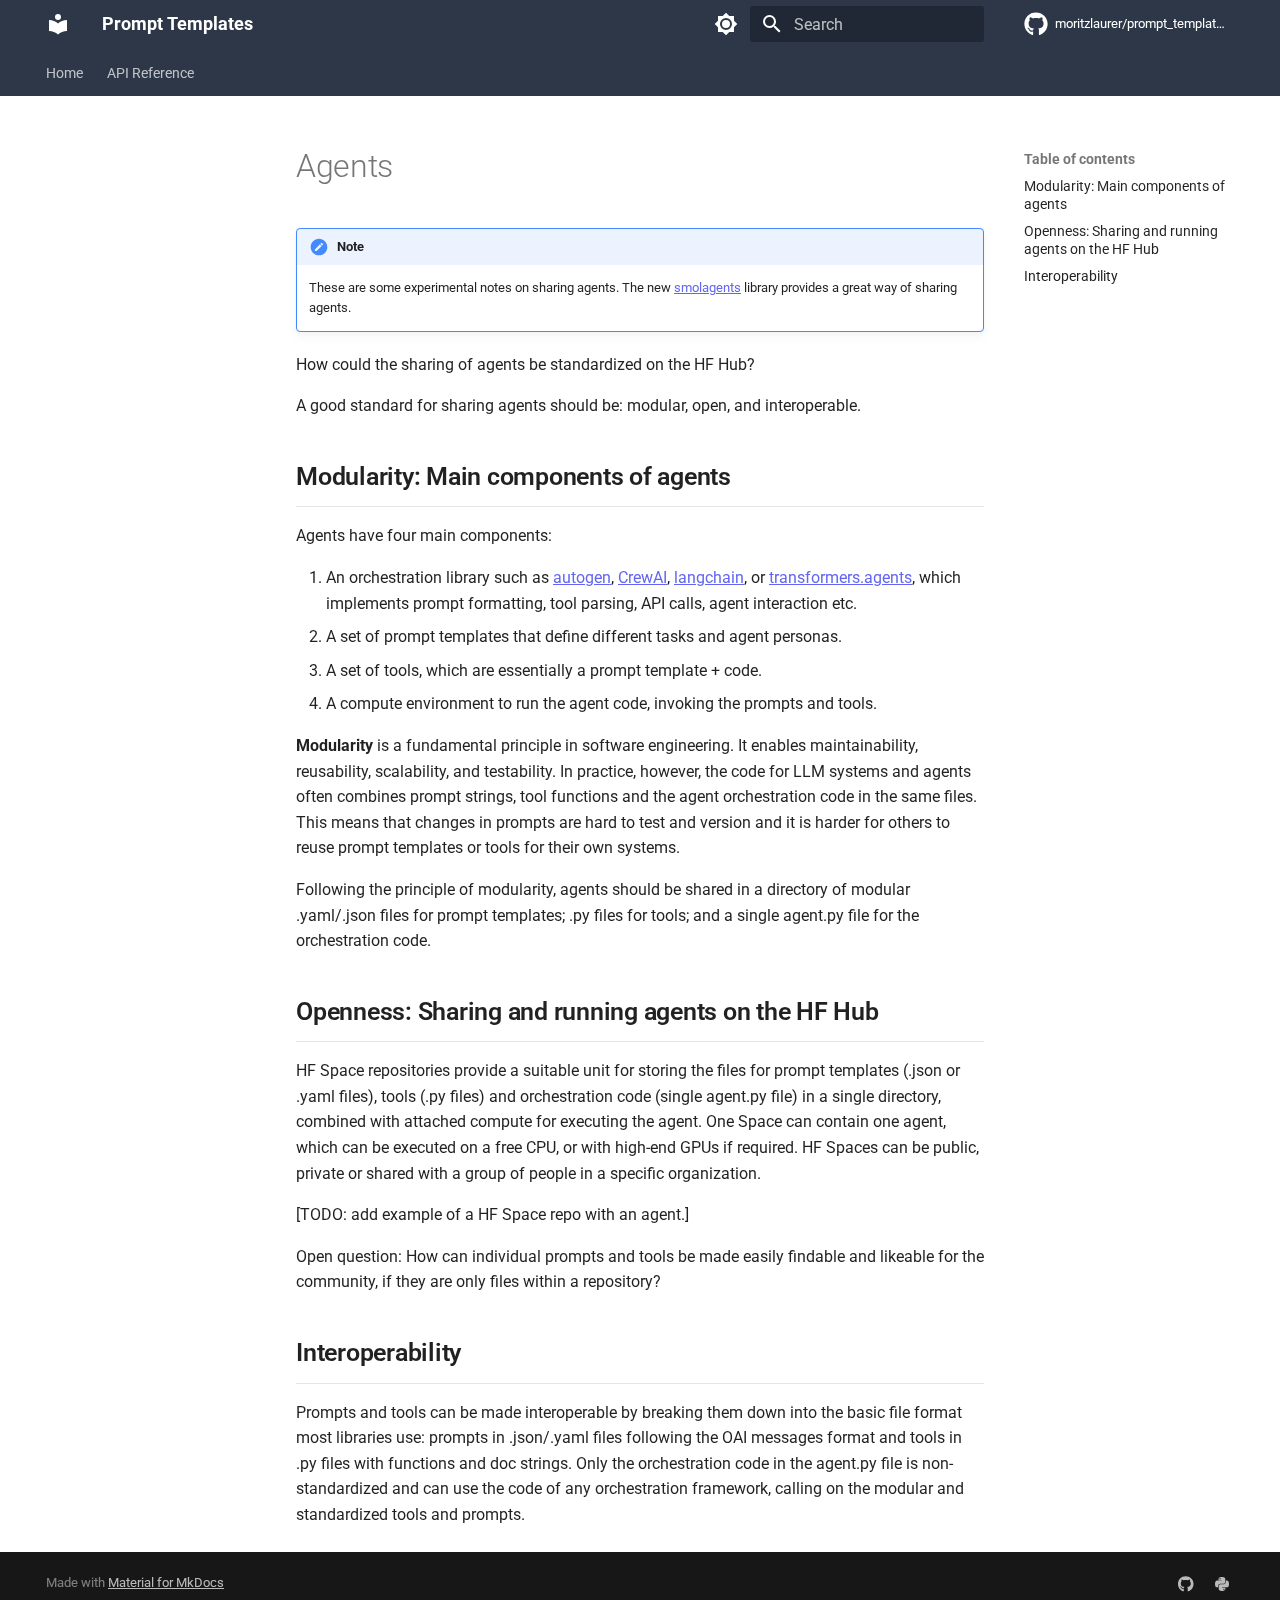
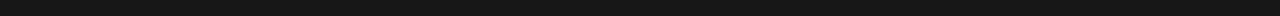
<file: agents/index.html>
<!doctype html>
<html lang="en" class="no-js">
  <head>
    
      <meta charset="utf-8">
      <meta name="viewport" content="width=device-width,initial-scale=1">
      
        <meta name="description" content="A library for working with prompt templates locally or on the Hugging Face Hub">
      
      
      
        <link rel="canonical" href="https://moritzlaurer.github.io/prompt_templates/agents/">
      
      
      
      
      <link rel="icon" href="../assets/images/favicon.png">
      <meta name="generator" content="mkdocs-1.6.1, mkdocs-material-9.5.49">
    
    
      
        <title>Agents - Prompt Templates</title>
      
    
    
      <link rel="stylesheet" href="../assets/stylesheets/main.6f8fc17f.min.css">
      
        
        <link rel="stylesheet" href="../assets/stylesheets/palette.06af60db.min.css">
      
      


    
    
      
    
    
      
        
        
        <link rel="preconnect" href="https://fonts.gstatic.com" crossorigin>
        <link rel="stylesheet" href="https://fonts.googleapis.com/css?family=Roboto:300,300i,400,400i,700,700i%7CRoboto+Mono:400,400i,700,700i&display=fallback">
        <style>:root{--md-text-font:"Roboto";--md-code-font:"Roboto Mono"}</style>
      
    
    
      <link rel="stylesheet" href="../assets/_mkdocstrings.css">
    
      <link rel="stylesheet" href="../stylesheets/extra.css">
    
    <script>__md_scope=new URL("..",location),__md_hash=e=>[...e].reduce(((e,_)=>(e<<5)-e+_.charCodeAt(0)),0),__md_get=(e,_=localStorage,t=__md_scope)=>JSON.parse(_.getItem(t.pathname+"."+e)),__md_set=(e,_,t=localStorage,a=__md_scope)=>{try{t.setItem(a.pathname+"."+e,JSON.stringify(_))}catch(e){}}</script>
    
      

    
    
    
  </head>
  
  
    
    
      
    
    
    
    
    <body dir="ltr" data-md-color-scheme="default" data-md-color-primary="custom" data-md-color-accent="custom">
  
    
    <input class="md-toggle" data-md-toggle="drawer" type="checkbox" id="__drawer" autocomplete="off">
    <input class="md-toggle" data-md-toggle="search" type="checkbox" id="__search" autocomplete="off">
    <label class="md-overlay" for="__drawer"></label>
    <div data-md-component="skip">
      
        
        <a href="#agents" class="md-skip">
          Skip to content
        </a>
      
    </div>
    <div data-md-component="announce">
      
    </div>
    
    
      

<header class="md-header" data-md-component="header">
  <nav class="md-header__inner md-grid" aria-label="Header">
    <a href=".." title="Prompt Templates" class="md-header__button md-logo" aria-label="Prompt Templates" data-md-component="logo">
      
  
  <svg xmlns="http://www.w3.org/2000/svg" viewBox="0 0 24 24"><path d="M12 8a3 3 0 0 0 3-3 3 3 0 0 0-3-3 3 3 0 0 0-3 3 3 3 0 0 0 3 3m0 3.54C9.64 9.35 6.5 8 3 8v11c3.5 0 6.64 1.35 9 3.54 2.36-2.19 5.5-3.54 9-3.54V8c-3.5 0-6.64 1.35-9 3.54"/></svg>

    </a>
    <label class="md-header__button md-icon" for="__drawer">
      
      <svg xmlns="http://www.w3.org/2000/svg" viewBox="0 0 24 24"><path d="M3 6h18v2H3zm0 5h18v2H3zm0 5h18v2H3z"/></svg>
    </label>
    <div class="md-header__title" data-md-component="header-title">
      <div class="md-header__ellipsis">
        <div class="md-header__topic">
          <span class="md-ellipsis">
            Prompt Templates
          </span>
        </div>
        <div class="md-header__topic" data-md-component="header-topic">
          <span class="md-ellipsis">
            
              Agents
            
          </span>
        </div>
      </div>
    </div>
    
      
        <form class="md-header__option" data-md-component="palette">
  
    
    
    
    <input class="md-option" data-md-color-media="(prefers-color-scheme: light)" data-md-color-scheme="default" data-md-color-primary="custom" data-md-color-accent="custom"  aria-label="Switch to dark mode"  type="radio" name="__palette" id="__palette_0">
    
      <label class="md-header__button md-icon" title="Switch to dark mode" for="__palette_1" hidden>
        <svg xmlns="http://www.w3.org/2000/svg" viewBox="0 0 24 24"><path d="M12 8a4 4 0 0 0-4 4 4 4 0 0 0 4 4 4 4 0 0 0 4-4 4 4 0 0 0-4-4m0 10a6 6 0 0 1-6-6 6 6 0 0 1 6-6 6 6 0 0 1 6 6 6 6 0 0 1-6 6m8-9.31V4h-4.69L12 .69 8.69 4H4v4.69L.69 12 4 15.31V20h4.69L12 23.31 15.31 20H20v-4.69L23.31 12z"/></svg>
      </label>
    
  
    
    
    
    <input class="md-option" data-md-color-media="(prefers-color-scheme: dark)" data-md-color-scheme="slate" data-md-color-primary="custom" data-md-color-accent="custom"  aria-label="Switch to light mode"  type="radio" name="__palette" id="__palette_1">
    
      <label class="md-header__button md-icon" title="Switch to light mode" for="__palette_0" hidden>
        <svg xmlns="http://www.w3.org/2000/svg" viewBox="0 0 24 24"><path d="M12 18c-.89 0-1.74-.2-2.5-.55C11.56 16.5 13 14.42 13 12s-1.44-4.5-3.5-5.45C10.26 6.2 11.11 6 12 6a6 6 0 0 1 6 6 6 6 0 0 1-6 6m8-9.31V4h-4.69L12 .69 8.69 4H4v4.69L.69 12 4 15.31V20h4.69L12 23.31 15.31 20H20v-4.69L23.31 12z"/></svg>
      </label>
    
  
</form>
      
    
    
      <script>var palette=__md_get("__palette");if(palette&&palette.color){if("(prefers-color-scheme)"===palette.color.media){var media=matchMedia("(prefers-color-scheme: light)"),input=document.querySelector(media.matches?"[data-md-color-media='(prefers-color-scheme: light)']":"[data-md-color-media='(prefers-color-scheme: dark)']");palette.color.media=input.getAttribute("data-md-color-media"),palette.color.scheme=input.getAttribute("data-md-color-scheme"),palette.color.primary=input.getAttribute("data-md-color-primary"),palette.color.accent=input.getAttribute("data-md-color-accent")}for(var[key,value]of Object.entries(palette.color))document.body.setAttribute("data-md-color-"+key,value)}</script>
    
    
    
      <label class="md-header__button md-icon" for="__search">
        
        <svg xmlns="http://www.w3.org/2000/svg" viewBox="0 0 24 24"><path d="M9.5 3A6.5 6.5 0 0 1 16 9.5c0 1.61-.59 3.09-1.56 4.23l.27.27h.79l5 5-1.5 1.5-5-5v-.79l-.27-.27A6.52 6.52 0 0 1 9.5 16 6.5 6.5 0 0 1 3 9.5 6.5 6.5 0 0 1 9.5 3m0 2C7 5 5 7 5 9.5S7 14 9.5 14 14 12 14 9.5 12 5 9.5 5"/></svg>
      </label>
      <div class="md-search" data-md-component="search" role="dialog">
  <label class="md-search__overlay" for="__search"></label>
  <div class="md-search__inner" role="search">
    <form class="md-search__form" name="search">
      <input type="text" class="md-search__input" name="query" aria-label="Search" placeholder="Search" autocapitalize="off" autocorrect="off" autocomplete="off" spellcheck="false" data-md-component="search-query" required>
      <label class="md-search__icon md-icon" for="__search">
        
        <svg xmlns="http://www.w3.org/2000/svg" viewBox="0 0 24 24"><path d="M9.5 3A6.5 6.5 0 0 1 16 9.5c0 1.61-.59 3.09-1.56 4.23l.27.27h.79l5 5-1.5 1.5-5-5v-.79l-.27-.27A6.52 6.52 0 0 1 9.5 16 6.5 6.5 0 0 1 3 9.5 6.5 6.5 0 0 1 9.5 3m0 2C7 5 5 7 5 9.5S7 14 9.5 14 14 12 14 9.5 12 5 9.5 5"/></svg>
        
        <svg xmlns="http://www.w3.org/2000/svg" viewBox="0 0 24 24"><path d="M20 11v2H8l5.5 5.5-1.42 1.42L4.16 12l7.92-7.92L13.5 5.5 8 11z"/></svg>
      </label>
      <nav class="md-search__options" aria-label="Search">
        
        <button type="reset" class="md-search__icon md-icon" title="Clear" aria-label="Clear" tabindex="-1">
          
          <svg xmlns="http://www.w3.org/2000/svg" viewBox="0 0 24 24"><path d="M19 6.41 17.59 5 12 10.59 6.41 5 5 6.41 10.59 12 5 17.59 6.41 19 12 13.41 17.59 19 19 17.59 13.41 12z"/></svg>
        </button>
      </nav>
      
        <div class="md-search__suggest" data-md-component="search-suggest"></div>
      
    </form>
    <div class="md-search__output">
      <div class="md-search__scrollwrap" tabindex="0" data-md-scrollfix>
        <div class="md-search-result" data-md-component="search-result">
          <div class="md-search-result__meta">
            Initializing search
          </div>
          <ol class="md-search-result__list" role="presentation"></ol>
        </div>
      </div>
    </div>
  </div>
</div>
    
    
      <div class="md-header__source">
        <a href="https://github.com/MoritzLaurer/prompt_templates" title="Go to repository" class="md-source" data-md-component="source">
  <div class="md-source__icon md-icon">
    
    <svg xmlns="http://www.w3.org/2000/svg" viewBox="0 0 496 512"><!--! Font Awesome Free 6.7.1 by @fontawesome - https://fontawesome.com License - https://fontawesome.com/license/free (Icons: CC BY 4.0, Fonts: SIL OFL 1.1, Code: MIT License) Copyright 2024 Fonticons, Inc.--><path d="M165.9 397.4c0 2-2.3 3.6-5.2 3.6-3.3.3-5.6-1.3-5.6-3.6 0-2 2.3-3.6 5.2-3.6 3-.3 5.6 1.3 5.6 3.6m-31.1-4.5c-.7 2 1.3 4.3 4.3 4.9 2.6 1 5.6 0 6.2-2s-1.3-4.3-4.3-5.2c-2.6-.7-5.5.3-6.2 2.3m44.2-1.7c-2.9.7-4.9 2.6-4.6 4.9.3 2 2.9 3.3 5.9 2.6 2.9-.7 4.9-2.6 4.6-4.6-.3-1.9-3-3.2-5.9-2.9M244.8 8C106.1 8 0 113.3 0 252c0 110.9 69.8 205.8 169.5 239.2 12.8 2.3 17.3-5.6 17.3-12.1 0-6.2-.3-40.4-.3-61.4 0 0-70 15-84.7-29.8 0 0-11.4-29.1-27.8-36.6 0 0-22.9-15.7 1.6-15.4 0 0 24.9 2 38.6 25.8 21.9 38.6 58.6 27.5 72.9 20.9 2.3-16 8.8-27.1 16-33.7-55.9-6.2-112.3-14.3-112.3-110.5 0-27.5 7.6-41.3 23.6-58.9-2.6-6.5-11.1-33.3 2.6-67.9 20.9-6.5 69 27 69 27 20-5.6 41.5-8.5 62.8-8.5s42.8 2.9 62.8 8.5c0 0 48.1-33.6 69-27 13.7 34.7 5.2 61.4 2.6 67.9 16 17.7 25.8 31.5 25.8 58.9 0 96.5-58.9 104.2-114.8 110.5 9.2 7.9 17 22.9 17 46.4 0 33.7-.3 75.4-.3 83.6 0 6.5 4.6 14.4 17.3 12.1C428.2 457.8 496 362.9 496 252 496 113.3 383.5 8 244.8 8M97.2 352.9c-1.3 1-1 3.3.7 5.2 1.6 1.6 3.9 2.3 5.2 1 1.3-1 1-3.3-.7-5.2-1.6-1.6-3.9-2.3-5.2-1m-10.8-8.1c-.7 1.3.3 2.9 2.3 3.9 1.6 1 3.6.7 4.3-.7.7-1.3-.3-2.9-2.3-3.9-2-.6-3.6-.3-4.3.7m32.4 35.6c-1.6 1.3-1 4.3 1.3 6.2 2.3 2.3 5.2 2.6 6.5 1 1.3-1.3.7-4.3-1.3-6.2-2.2-2.3-5.2-2.6-6.5-1m-11.4-14.7c-1.6 1-1.6 3.6 0 5.9s4.3 3.3 5.6 2.3c1.6-1.3 1.6-3.9 0-6.2-1.4-2.3-4-3.3-5.6-2"/></svg>
  </div>
  <div class="md-source__repository">
    moritzlaurer/prompt_templates
  </div>
</a>
      </div>
    
  </nav>
  
</header>
    
    <div class="md-container" data-md-component="container">
      
      
        
          
            
<nav class="md-tabs" aria-label="Tabs" data-md-component="tabs">
  <div class="md-grid">
    <ul class="md-tabs__list">
      
        
  
  
  
    
    
      <li class="md-tabs__item">
        <a href=".." class="md-tabs__link">
          
  
    
  
  Home

        </a>
      </li>
    
  

      
        
  
  
  
    
    
      <li class="md-tabs__item">
        <a href="../reference/prompt_templates/" class="md-tabs__link">
          
  
    
  
  API Reference

        </a>
      </li>
    
  

      
    </ul>
  </div>
</nav>
          
        
      
      <main class="md-main" data-md-component="main">
        <div class="md-main__inner md-grid">
          
            
              
              <div class="md-sidebar md-sidebar--primary" data-md-component="sidebar" data-md-type="navigation" >
                <div class="md-sidebar__scrollwrap">
                  <div class="md-sidebar__inner">
                    


  


<nav class="md-nav md-nav--primary md-nav--lifted" aria-label="Navigation" data-md-level="0">
  <label class="md-nav__title" for="__drawer">
    <a href=".." title="Prompt Templates" class="md-nav__button md-logo" aria-label="Prompt Templates" data-md-component="logo">
      
  
  <svg xmlns="http://www.w3.org/2000/svg" viewBox="0 0 24 24"><path d="M12 8a3 3 0 0 0 3-3 3 3 0 0 0-3-3 3 3 0 0 0-3 3 3 3 0 0 0 3 3m0 3.54C9.64 9.35 6.5 8 3 8v11c3.5 0 6.64 1.35 9 3.54 2.36-2.19 5.5-3.54 9-3.54V8c-3.5 0-6.64 1.35-9 3.54"/></svg>

    </a>
    Prompt Templates
  </label>
  
    <div class="md-nav__source">
      <a href="https://github.com/MoritzLaurer/prompt_templates" title="Go to repository" class="md-source" data-md-component="source">
  <div class="md-source__icon md-icon">
    
    <svg xmlns="http://www.w3.org/2000/svg" viewBox="0 0 496 512"><!--! Font Awesome Free 6.7.1 by @fontawesome - https://fontawesome.com License - https://fontawesome.com/license/free (Icons: CC BY 4.0, Fonts: SIL OFL 1.1, Code: MIT License) Copyright 2024 Fonticons, Inc.--><path d="M165.9 397.4c0 2-2.3 3.6-5.2 3.6-3.3.3-5.6-1.3-5.6-3.6 0-2 2.3-3.6 5.2-3.6 3-.3 5.6 1.3 5.6 3.6m-31.1-4.5c-.7 2 1.3 4.3 4.3 4.9 2.6 1 5.6 0 6.2-2s-1.3-4.3-4.3-5.2c-2.6-.7-5.5.3-6.2 2.3m44.2-1.7c-2.9.7-4.9 2.6-4.6 4.9.3 2 2.9 3.3 5.9 2.6 2.9-.7 4.9-2.6 4.6-4.6-.3-1.9-3-3.2-5.9-2.9M244.8 8C106.1 8 0 113.3 0 252c0 110.9 69.8 205.8 169.5 239.2 12.8 2.3 17.3-5.6 17.3-12.1 0-6.2-.3-40.4-.3-61.4 0 0-70 15-84.7-29.8 0 0-11.4-29.1-27.8-36.6 0 0-22.9-15.7 1.6-15.4 0 0 24.9 2 38.6 25.8 21.9 38.6 58.6 27.5 72.9 20.9 2.3-16 8.8-27.1 16-33.7-55.9-6.2-112.3-14.3-112.3-110.5 0-27.5 7.6-41.3 23.6-58.9-2.6-6.5-11.1-33.3 2.6-67.9 20.9-6.5 69 27 69 27 20-5.6 41.5-8.5 62.8-8.5s42.8 2.9 62.8 8.5c0 0 48.1-33.6 69-27 13.7 34.7 5.2 61.4 2.6 67.9 16 17.7 25.8 31.5 25.8 58.9 0 96.5-58.9 104.2-114.8 110.5 9.2 7.9 17 22.9 17 46.4 0 33.7-.3 75.4-.3 83.6 0 6.5 4.6 14.4 17.3 12.1C428.2 457.8 496 362.9 496 252 496 113.3 383.5 8 244.8 8M97.2 352.9c-1.3 1-1 3.3.7 5.2 1.6 1.6 3.9 2.3 5.2 1 1.3-1 1-3.3-.7-5.2-1.6-1.6-3.9-2.3-5.2-1m-10.8-8.1c-.7 1.3.3 2.9 2.3 3.9 1.6 1 3.6.7 4.3-.7.7-1.3-.3-2.9-2.3-3.9-2-.6-3.6-.3-4.3.7m32.4 35.6c-1.6 1.3-1 4.3 1.3 6.2 2.3 2.3 5.2 2.6 6.5 1 1.3-1.3.7-4.3-1.3-6.2-2.2-2.3-5.2-2.6-6.5-1m-11.4-14.7c-1.6 1-1.6 3.6 0 5.9s4.3 3.3 5.6 2.3c1.6-1.3 1.6-3.9 0-6.2-1.4-2.3-4-3.3-5.6-2"/></svg>
  </div>
  <div class="md-source__repository">
    moritzlaurer/prompt_templates
  </div>
</a>
    </div>
  
  <ul class="md-nav__list" data-md-scrollfix>
    
      
      
  
  
  
  
    
    
      
        
          
        
      
        
      
        
      
        
      
        
      
    
    
      
      
        
      
    
    
    <li class="md-nav__item md-nav__item--nested">
      
        
        
        <input class="md-nav__toggle md-toggle " type="checkbox" id="__nav_1" >
        
          
          
          <div class="md-nav__link md-nav__container">
            <a href=".." class="md-nav__link ">
              
  
  <span class="md-ellipsis">
    Home
  </span>
  

            </a>
            
              
              <label class="md-nav__link " for="__nav_1" id="__nav_1_label" tabindex="0">
                <span class="md-nav__icon md-icon"></span>
              </label>
            
          </div>
        
        <nav class="md-nav" data-md-level="1" aria-labelledby="__nav_1_label" aria-expanded="false">
          <label class="md-nav__title" for="__nav_1">
            <span class="md-nav__icon md-icon"></span>
            Home
          </label>
          <ul class="md-nav__list" data-md-scrollfix>
            
              
            
              
                
  
  
  
  
    <li class="md-nav__item">
      <a href="../create_template/" class="md-nav__link">
        
  
  <span class="md-ellipsis">
    Create a Prompt Template
  </span>
  

      </a>
    </li>
  

              
            
              
                
  
  
  
  
    <li class="md-nav__item">
      <a href="../standard_prompt_format/" class="md-nav__link">
        
  
  <span class="md-ellipsis">
    Standard Prompt Format
  </span>
  

      </a>
    </li>
  

              
            
              
                
  
  
  
  
    <li class="md-nav__item">
      <a href="../repo_types_examples/" class="md-nav__link">
        
  
  <span class="md-ellipsis">
    HF Hub Repo Types
  </span>
  

      </a>
    </li>
  

              
            
              
                
  
  
  
  
    <li class="md-nav__item">
      <a href="../template_dictionaries/" class="md-nav__link">
        
  
  <span class="md-ellipsis">
    PromptTemplateDictionaries
  </span>
  

      </a>
    </li>
  

              
            
          </ul>
        </nav>
      
    </li>
  

    
      
      
  
  
  
  
    
    
      
        
      
        
      
        
      
        
      
    
    
      
      
        
      
    
    
    <li class="md-nav__item md-nav__item--nested">
      
        
        
        <input class="md-nav__toggle md-toggle " type="checkbox" id="__nav_2" >
        
          
          <label class="md-nav__link" for="__nav_2" id="__nav_2_label" tabindex="0">
            
  
  <span class="md-ellipsis">
    API Reference
  </span>
  

            <span class="md-nav__icon md-icon"></span>
          </label>
        
        <nav class="md-nav" data-md-level="1" aria-labelledby="__nav_2_label" aria-expanded="false">
          <label class="md-nav__title" for="__nav_2">
            <span class="md-nav__icon md-icon"></span>
            API Reference
          </label>
          <ul class="md-nav__list" data-md-scrollfix>
            
              
                
  
  
  
  
    <li class="md-nav__item">
      <a href="../reference/prompt_templates/" class="md-nav__link">
        
  
  <span class="md-ellipsis">
    Prompt templates
  </span>
  

      </a>
    </li>
  

              
            
              
                
  
  
  
  
    <li class="md-nav__item">
      <a href="../reference/utils/" class="md-nav__link">
        
  
  <span class="md-ellipsis">
    Utility functions
  </span>
  

      </a>
    </li>
  

              
            
              
                
  
  
  
  
    <li class="md-nav__item">
      <a href="../reference/populators/" class="md-nav__link">
        
  
  <span class="md-ellipsis">
    Populating templates
  </span>
  

      </a>
    </li>
  

              
            
              
                
  
  
  
  
    <li class="md-nav__item">
      <a href="../reference/template_dictionaries.md" class="md-nav__link">
        
  
  <span class="md-ellipsis">
    PromptTemplateDictionaries
  </span>
  

      </a>
    </li>
  

              
            
          </ul>
        </nav>
      
    </li>
  

    
  </ul>
</nav>
                  </div>
                </div>
              </div>
            
            
              
              <div class="md-sidebar md-sidebar--secondary" data-md-component="sidebar" data-md-type="toc" >
                <div class="md-sidebar__scrollwrap">
                  <div class="md-sidebar__inner">
                    

<nav class="md-nav md-nav--secondary" aria-label="Table of contents">
  
  
  
    
  
  
    <label class="md-nav__title" for="__toc">
      <span class="md-nav__icon md-icon"></span>
      Table of contents
    </label>
    <ul class="md-nav__list" data-md-component="toc" data-md-scrollfix>
      
        <li class="md-nav__item">
  <a href="#modularity-main-components-of-agents" class="md-nav__link">
    <span class="md-ellipsis">
      Modularity: Main components of agents
    </span>
  </a>
  
</li>
      
        <li class="md-nav__item">
  <a href="#openness-sharing-and-running-agents-on-the-hf-hub" class="md-nav__link">
    <span class="md-ellipsis">
      Openness: Sharing and running agents on the HF Hub
    </span>
  </a>
  
</li>
      
        <li class="md-nav__item">
  <a href="#interoperability" class="md-nav__link">
    <span class="md-ellipsis">
      Interoperability
    </span>
  </a>
  
</li>
      
    </ul>
  
</nav>
                  </div>
                </div>
              </div>
            
          
          
            <div class="md-content" data-md-component="content">
              <article class="md-content__inner md-typeset">
                
                  

  
  


<h1 id="agents">Agents</h1>
<div class="admonition note">
<p class="admonition-title">Note</p>
<p>These are some experimental notes on sharing agents. The new <a href="https://github.com/huggingface/smolagents">smolagents</a> library provides a great way of sharing agents. </p>
</div>
<p>How could the sharing of agents be standardized on the HF Hub?</p>
<p>A good standard for sharing agents should be: modular, open, and interoperable. </p>
<h2 id="modularity-main-components-of-agents">Modularity: Main components of agents</h2>
<p>Agents have four main components:</p>
<ol>
<li>An orchestration library such as <a href="https://github.com/microsoft/autogen">autogen</a>, <a href="https://github.com/crewAIInc/crewAI">CrewAI</a>, <a href="https://github.com/langchain-ai/langchain">langchain</a>, or <a href="https://huggingface.co/docs/transformers/en/agents">transformers.agents</a>, which implements prompt formatting, tool parsing, API calls, agent interaction etc.</li>
<li>A set of prompt templates that define different tasks and agent personas.</li>
<li>A set of tools, which are essentially a prompt template + code.</li>
<li>A compute environment to run the agent code, invoking the prompts and tools.</li>
</ol>
<p><strong>Modularity</strong> is a fundamental principle in software engineering. It enables maintainability, reusability, scalability, and testability. In practice, however, the code for LLM systems and agents often combines prompt strings, tool functions and the agent orchestration code in the same files. This means that changes in prompts are hard to test and version and it is harder for others to reuse prompt templates or tools for their own systems. </p>
<p>Following the principle of modularity, agents should be shared in a directory of modular .yaml/.json files for prompt templates; .py files for tools; and a single agent.py file for the orchestration code. </p>
<h2 id="openness-sharing-and-running-agents-on-the-hf-hub">Openness: Sharing and running agents on the HF Hub</h2>
<p>HF Space repositories provide a suitable unit for storing the files for prompt templates (.json or .yaml files), tools (.py files) and orchestration code (single agent.py file) in a single directory, combined with attached compute for executing the agent. One Space can contain one agent, which can be executed on a free CPU, or with high-end GPUs if required. HF Spaces can be public, private or shared with a group of people in a specific organization.</p>
<p>[TODO: add example of a HF Space repo with an agent.]</p>
<p>Open question: How can individual prompts and tools be made easily findable and likeable for the community, if they are only files within a repository? </p>
<h2 id="interoperability">Interoperability</h2>
<p>Prompts and tools can be made interoperable by breaking them down into the basic file format most libraries use: prompts in .json/.yaml files following the OAI messages format and tools in .py files with functions and doc strings. Only the orchestration code in the agent.py file is non-standardized and can use the code of any orchestration framework, calling on the modular and standardized tools and prompts. </p>
<!-- 
1. Example: Agent Model Repo
    - (maybe:) OAI MLEBench Agents/Dataset: https://github.com/openai/mle-bench (Seems like no nice tabular dataset provided.)
    - Or Aymeric's GAIA prompts
-->












                
              </article>
            </div>
          
          
  <script>var tabs=__md_get("__tabs");if(Array.isArray(tabs))e:for(var set of document.querySelectorAll(".tabbed-set")){var labels=set.querySelector(".tabbed-labels");for(var tab of tabs)for(var label of labels.getElementsByTagName("label"))if(label.innerText.trim()===tab){var input=document.getElementById(label.htmlFor);input.checked=!0;continue e}}</script>

<script>var target=document.getElementById(location.hash.slice(1));target&&target.name&&(target.checked=target.name.startsWith("__tabbed_"))</script>
        </div>
        
          <button type="button" class="md-top md-icon" data-md-component="top" hidden>
  
  <svg xmlns="http://www.w3.org/2000/svg" viewBox="0 0 24 24"><path d="M13 20h-2V8l-5.5 5.5-1.42-1.42L12 4.16l7.92 7.92-1.42 1.42L13 8z"/></svg>
  Back to top
</button>
        
      </main>
      
        <footer class="md-footer">
  
    
  
  <div class="md-footer-meta md-typeset">
    <div class="md-footer-meta__inner md-grid">
      <div class="md-copyright">
  
  
    Made with
    <a href="https://squidfunk.github.io/mkdocs-material/" target="_blank" rel="noopener">
      Material for MkDocs
    </a>
  
</div>
      
        <div class="md-social">
  
    
    
    
    
      
      
    
    <a href="https://github.com/MoritzLaurer/prompt_templates" target="_blank" rel="noopener" title="github.com" class="md-social__link">
      <svg xmlns="http://www.w3.org/2000/svg" viewBox="0 0 496 512"><!--! Font Awesome Free 6.7.1 by @fontawesome - https://fontawesome.com License - https://fontawesome.com/license/free (Icons: CC BY 4.0, Fonts: SIL OFL 1.1, Code: MIT License) Copyright 2024 Fonticons, Inc.--><path d="M165.9 397.4c0 2-2.3 3.6-5.2 3.6-3.3.3-5.6-1.3-5.6-3.6 0-2 2.3-3.6 5.2-3.6 3-.3 5.6 1.3 5.6 3.6m-31.1-4.5c-.7 2 1.3 4.3 4.3 4.9 2.6 1 5.6 0 6.2-2s-1.3-4.3-4.3-5.2c-2.6-.7-5.5.3-6.2 2.3m44.2-1.7c-2.9.7-4.9 2.6-4.6 4.9.3 2 2.9 3.3 5.9 2.6 2.9-.7 4.9-2.6 4.6-4.6-.3-1.9-3-3.2-5.9-2.9M244.8 8C106.1 8 0 113.3 0 252c0 110.9 69.8 205.8 169.5 239.2 12.8 2.3 17.3-5.6 17.3-12.1 0-6.2-.3-40.4-.3-61.4 0 0-70 15-84.7-29.8 0 0-11.4-29.1-27.8-36.6 0 0-22.9-15.7 1.6-15.4 0 0 24.9 2 38.6 25.8 21.9 38.6 58.6 27.5 72.9 20.9 2.3-16 8.8-27.1 16-33.7-55.9-6.2-112.3-14.3-112.3-110.5 0-27.5 7.6-41.3 23.6-58.9-2.6-6.5-11.1-33.3 2.6-67.9 20.9-6.5 69 27 69 27 20-5.6 41.5-8.5 62.8-8.5s42.8 2.9 62.8 8.5c0 0 48.1-33.6 69-27 13.7 34.7 5.2 61.4 2.6 67.9 16 17.7 25.8 31.5 25.8 58.9 0 96.5-58.9 104.2-114.8 110.5 9.2 7.9 17 22.9 17 46.4 0 33.7-.3 75.4-.3 83.6 0 6.5 4.6 14.4 17.3 12.1C428.2 457.8 496 362.9 496 252 496 113.3 383.5 8 244.8 8M97.2 352.9c-1.3 1-1 3.3.7 5.2 1.6 1.6 3.9 2.3 5.2 1 1.3-1 1-3.3-.7-5.2-1.6-1.6-3.9-2.3-5.2-1m-10.8-8.1c-.7 1.3.3 2.9 2.3 3.9 1.6 1 3.6.7 4.3-.7.7-1.3-.3-2.9-2.3-3.9-2-.6-3.6-.3-4.3.7m32.4 35.6c-1.6 1.3-1 4.3 1.3 6.2 2.3 2.3 5.2 2.6 6.5 1 1.3-1.3.7-4.3-1.3-6.2-2.2-2.3-5.2-2.6-6.5-1m-11.4-14.7c-1.6 1-1.6 3.6 0 5.9s4.3 3.3 5.6 2.3c1.6-1.3 1.6-3.9 0-6.2-1.4-2.3-4-3.3-5.6-2"/></svg>
    </a>
  
    
    
    
    
      
      
    
    <a href="https://pypi.org/project/prompt-templates/" target="_blank" rel="noopener" title="pypi.org" class="md-social__link">
      <svg xmlns="http://www.w3.org/2000/svg" viewBox="0 0 448 512"><!--! Font Awesome Free 6.7.1 by @fontawesome - https://fontawesome.com License - https://fontawesome.com/license/free (Icons: CC BY 4.0, Fonts: SIL OFL 1.1, Code: MIT License) Copyright 2024 Fonticons, Inc.--><path d="M439.8 200.5c-7.7-30.9-22.3-54.2-53.4-54.2h-40.1v47.4c0 36.8-31.2 67.8-66.8 67.8H172.7c-29.2 0-53.4 25-53.4 54.3v101.8c0 29 25.2 46 53.4 54.3 33.8 9.9 66.3 11.7 106.8 0 26.9-7.8 53.4-23.5 53.4-54.3v-40.7H226.2v-13.6h160.2c31.1 0 42.6-21.7 53.4-54.2 11.2-33.5 10.7-65.7 0-108.6M286.2 404c11.1 0 20.1 9.1 20.1 20.3 0 11.3-9 20.4-20.1 20.4-11 0-20.1-9.2-20.1-20.4.1-11.3 9.1-20.3 20.1-20.3M167.8 248.1h106.8c29.7 0 53.4-24.5 53.4-54.3V91.9c0-29-24.4-50.7-53.4-55.6-35.8-5.9-74.7-5.6-106.8.1-45.2 8-53.4 24.7-53.4 55.6v40.7h106.9v13.6h-147c-31.1 0-58.3 18.7-66.8 54.2-9.8 40.7-10.2 66.1 0 108.6 7.6 31.6 25.7 54.2 56.8 54.2H101v-48.8c0-35.3 30.5-66.4 66.8-66.4m-6.7-142.6c-11.1 0-20.1-9.1-20.1-20.3.1-11.3 9-20.4 20.1-20.4 11 0 20.1 9.2 20.1 20.4s-9 20.3-20.1 20.3"/></svg>
    </a>
  
</div>
      
    </div>
  </div>
</footer>
      
    </div>
    <div class="md-dialog" data-md-component="dialog">
      <div class="md-dialog__inner md-typeset"></div>
    </div>
    
    
    <script id="__config" type="application/json">{"base": "..", "features": ["navigation.tabs", "navigation.sections", "navigation.indexes", "navigation.top", "search.suggest", "search.highlight", "content.tabs.link", "content.code.annotation", "content.code.copy", "content.code.strip_repl_prompts", "navigation.footer", "navigation.instant", "navigation.tracking", "toc.follow", "header.autohide"], "search": "../assets/javascripts/workers/search.6ce7567c.min.js", "translations": {"clipboard.copied": "Copied to clipboard", "clipboard.copy": "Copy to clipboard", "search.result.more.one": "1 more on this page", "search.result.more.other": "# more on this page", "search.result.none": "No matching documents", "search.result.one": "1 matching document", "search.result.other": "# matching documents", "search.result.placeholder": "Type to start searching", "search.result.term.missing": "Missing", "select.version": "Select version"}}</script>
    
    
      <script src="../assets/javascripts/bundle.88dd0f4e.min.js"></script>
      
        <script src="../javascripts/strip_repl.js"></script>
      
    
  </body>
</html>
</file>
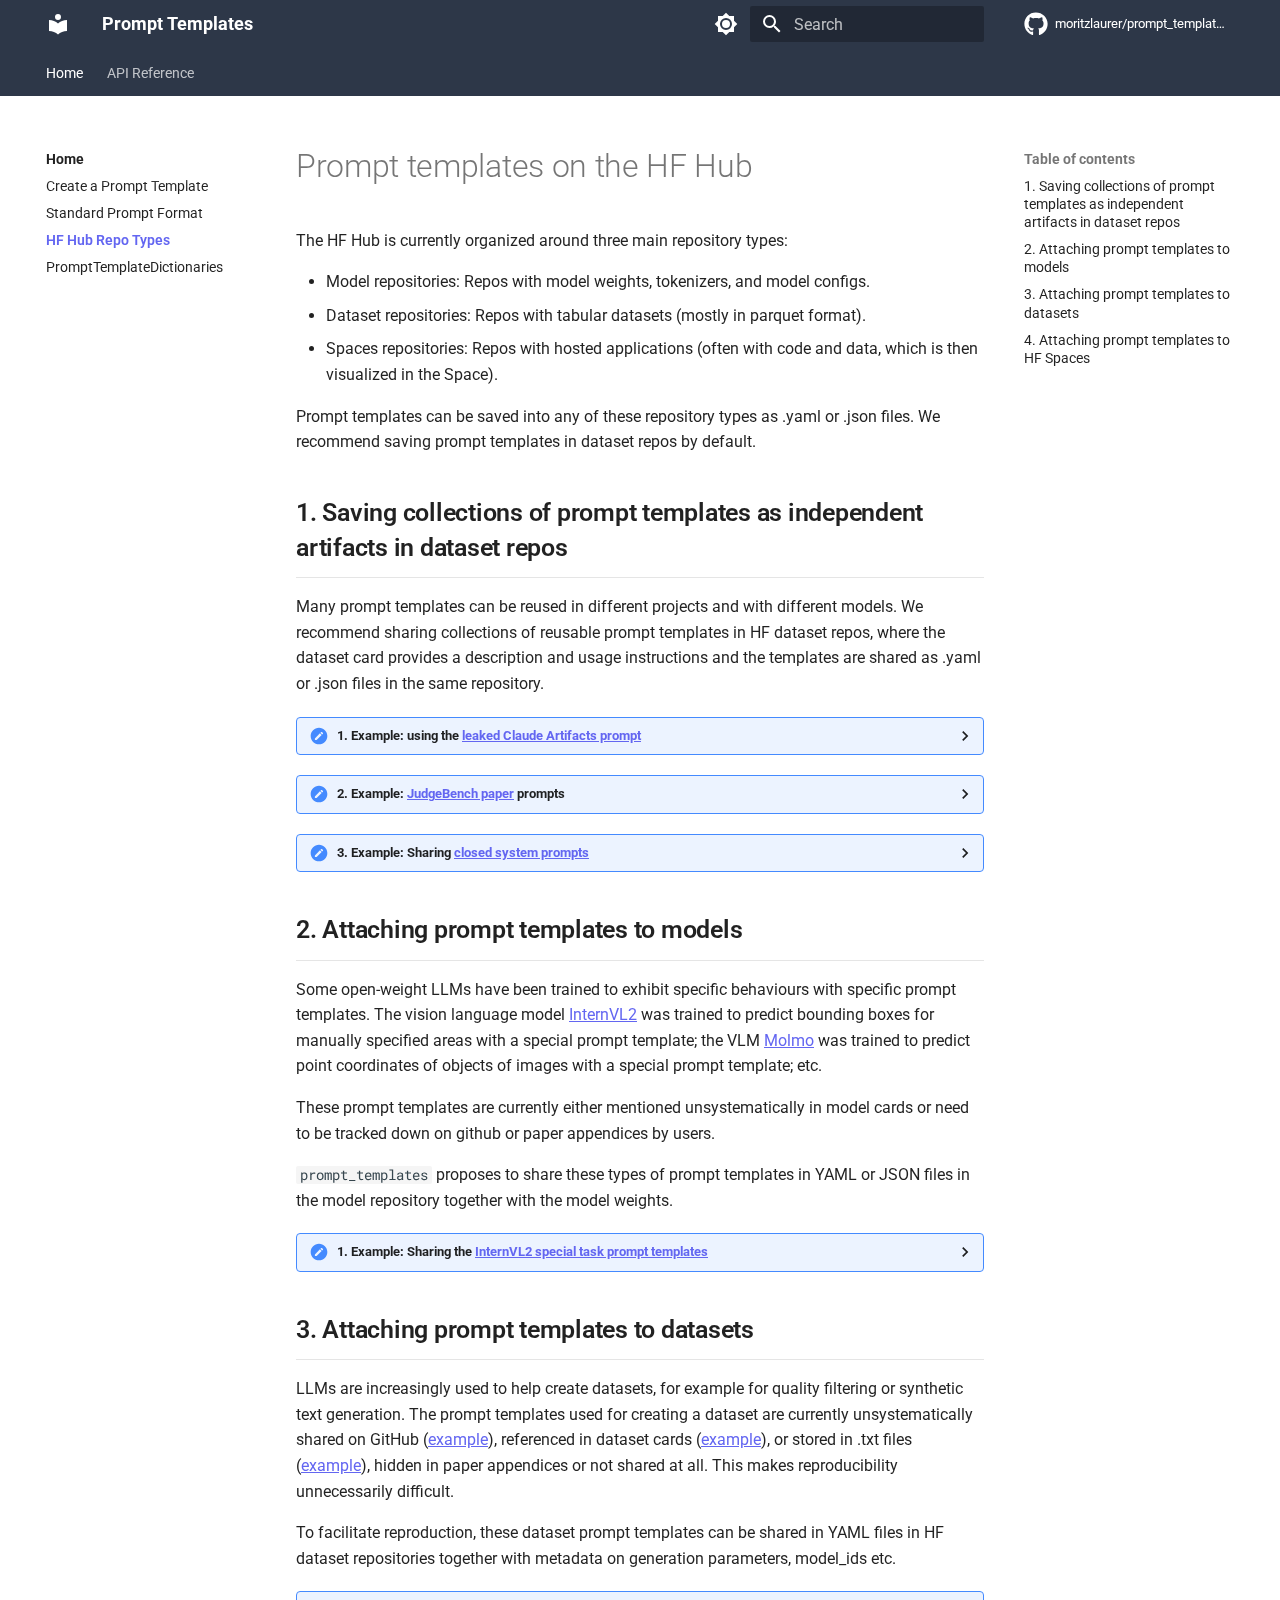
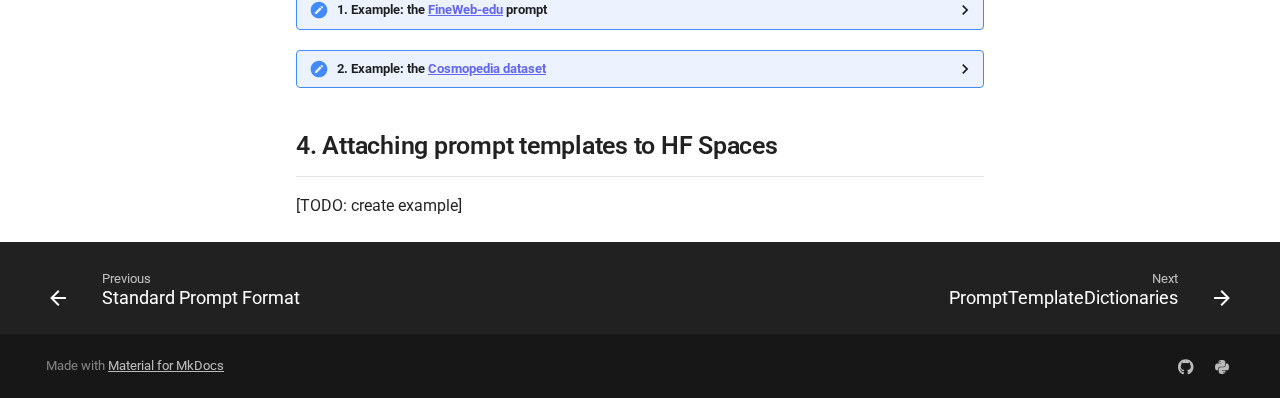
<file: repo_types_examples/index.html>
<!doctype html>
<html lang="en" class="no-js">
  <head>
    
      <meta charset="utf-8">
      <meta name="viewport" content="width=device-width,initial-scale=1">
      
        <meta name="description" content="A library for working with prompt templates locally or on the Hugging Face Hub">
      
      
      
        <link rel="canonical" href="https://moritzlaurer.github.io/prompt_templates/repo_types_examples/">
      
      
        <link rel="prev" href="../standard_prompt_format/">
      
      
        <link rel="next" href="../template_dictionaries/">
      
      
      <link rel="icon" href="../assets/images/favicon.png">
      <meta name="generator" content="mkdocs-1.6.1, mkdocs-material-9.5.49">
    
    
      
        <title>HF Hub Repo Types - Prompt Templates</title>
      
    
    
      <link rel="stylesheet" href="../assets/stylesheets/main.6f8fc17f.min.css">
      
        
        <link rel="stylesheet" href="../assets/stylesheets/palette.06af60db.min.css">
      
      


    
    
      
    
    
      
        
        
        <link rel="preconnect" href="https://fonts.gstatic.com" crossorigin>
        <link rel="stylesheet" href="https://fonts.googleapis.com/css?family=Roboto:300,300i,400,400i,700,700i%7CRoboto+Mono:400,400i,700,700i&display=fallback">
        <style>:root{--md-text-font:"Roboto";--md-code-font:"Roboto Mono"}</style>
      
    
    
      <link rel="stylesheet" href="../assets/_mkdocstrings.css">
    
      <link rel="stylesheet" href="../stylesheets/extra.css">
    
    <script>__md_scope=new URL("..",location),__md_hash=e=>[...e].reduce(((e,_)=>(e<<5)-e+_.charCodeAt(0)),0),__md_get=(e,_=localStorage,t=__md_scope)=>JSON.parse(_.getItem(t.pathname+"."+e)),__md_set=(e,_,t=localStorage,a=__md_scope)=>{try{t.setItem(a.pathname+"."+e,JSON.stringify(_))}catch(e){}}</script>
    
      

    
    
    
  </head>
  
  
    
    
      
    
    
    
    
    <body dir="ltr" data-md-color-scheme="default" data-md-color-primary="custom" data-md-color-accent="custom">
  
    
    <input class="md-toggle" data-md-toggle="drawer" type="checkbox" id="__drawer" autocomplete="off">
    <input class="md-toggle" data-md-toggle="search" type="checkbox" id="__search" autocomplete="off">
    <label class="md-overlay" for="__drawer"></label>
    <div data-md-component="skip">
      
        
        <a href="#prompt-templates-on-the-hf-hub" class="md-skip">
          Skip to content
        </a>
      
    </div>
    <div data-md-component="announce">
      
    </div>
    
    
      

<header class="md-header" data-md-component="header">
  <nav class="md-header__inner md-grid" aria-label="Header">
    <a href=".." title="Prompt Templates" class="md-header__button md-logo" aria-label="Prompt Templates" data-md-component="logo">
      
  
  <svg xmlns="http://www.w3.org/2000/svg" viewBox="0 0 24 24"><path d="M12 8a3 3 0 0 0 3-3 3 3 0 0 0-3-3 3 3 0 0 0-3 3 3 3 0 0 0 3 3m0 3.54C9.64 9.35 6.5 8 3 8v11c3.5 0 6.64 1.35 9 3.54 2.36-2.19 5.5-3.54 9-3.54V8c-3.5 0-6.64 1.35-9 3.54"/></svg>

    </a>
    <label class="md-header__button md-icon" for="__drawer">
      
      <svg xmlns="http://www.w3.org/2000/svg" viewBox="0 0 24 24"><path d="M3 6h18v2H3zm0 5h18v2H3zm0 5h18v2H3z"/></svg>
    </label>
    <div class="md-header__title" data-md-component="header-title">
      <div class="md-header__ellipsis">
        <div class="md-header__topic">
          <span class="md-ellipsis">
            Prompt Templates
          </span>
        </div>
        <div class="md-header__topic" data-md-component="header-topic">
          <span class="md-ellipsis">
            
              HF Hub Repo Types
            
          </span>
        </div>
      </div>
    </div>
    
      
        <form class="md-header__option" data-md-component="palette">
  
    
    
    
    <input class="md-option" data-md-color-media="(prefers-color-scheme: light)" data-md-color-scheme="default" data-md-color-primary="custom" data-md-color-accent="custom"  aria-label="Switch to dark mode"  type="radio" name="__palette" id="__palette_0">
    
      <label class="md-header__button md-icon" title="Switch to dark mode" for="__palette_1" hidden>
        <svg xmlns="http://www.w3.org/2000/svg" viewBox="0 0 24 24"><path d="M12 8a4 4 0 0 0-4 4 4 4 0 0 0 4 4 4 4 0 0 0 4-4 4 4 0 0 0-4-4m0 10a6 6 0 0 1-6-6 6 6 0 0 1 6-6 6 6 0 0 1 6 6 6 6 0 0 1-6 6m8-9.31V4h-4.69L12 .69 8.69 4H4v4.69L.69 12 4 15.31V20h4.69L12 23.31 15.31 20H20v-4.69L23.31 12z"/></svg>
      </label>
    
  
    
    
    
    <input class="md-option" data-md-color-media="(prefers-color-scheme: dark)" data-md-color-scheme="slate" data-md-color-primary="custom" data-md-color-accent="custom"  aria-label="Switch to light mode"  type="radio" name="__palette" id="__palette_1">
    
      <label class="md-header__button md-icon" title="Switch to light mode" for="__palette_0" hidden>
        <svg xmlns="http://www.w3.org/2000/svg" viewBox="0 0 24 24"><path d="M12 18c-.89 0-1.74-.2-2.5-.55C11.56 16.5 13 14.42 13 12s-1.44-4.5-3.5-5.45C10.26 6.2 11.11 6 12 6a6 6 0 0 1 6 6 6 6 0 0 1-6 6m8-9.31V4h-4.69L12 .69 8.69 4H4v4.69L.69 12 4 15.31V20h4.69L12 23.31 15.31 20H20v-4.69L23.31 12z"/></svg>
      </label>
    
  
</form>
      
    
    
      <script>var palette=__md_get("__palette");if(palette&&palette.color){if("(prefers-color-scheme)"===palette.color.media){var media=matchMedia("(prefers-color-scheme: light)"),input=document.querySelector(media.matches?"[data-md-color-media='(prefers-color-scheme: light)']":"[data-md-color-media='(prefers-color-scheme: dark)']");palette.color.media=input.getAttribute("data-md-color-media"),palette.color.scheme=input.getAttribute("data-md-color-scheme"),palette.color.primary=input.getAttribute("data-md-color-primary"),palette.color.accent=input.getAttribute("data-md-color-accent")}for(var[key,value]of Object.entries(palette.color))document.body.setAttribute("data-md-color-"+key,value)}</script>
    
    
    
      <label class="md-header__button md-icon" for="__search">
        
        <svg xmlns="http://www.w3.org/2000/svg" viewBox="0 0 24 24"><path d="M9.5 3A6.5 6.5 0 0 1 16 9.5c0 1.61-.59 3.09-1.56 4.23l.27.27h.79l5 5-1.5 1.5-5-5v-.79l-.27-.27A6.52 6.52 0 0 1 9.5 16 6.5 6.5 0 0 1 3 9.5 6.5 6.5 0 0 1 9.5 3m0 2C7 5 5 7 5 9.5S7 14 9.5 14 14 12 14 9.5 12 5 9.5 5"/></svg>
      </label>
      <div class="md-search" data-md-component="search" role="dialog">
  <label class="md-search__overlay" for="__search"></label>
  <div class="md-search__inner" role="search">
    <form class="md-search__form" name="search">
      <input type="text" class="md-search__input" name="query" aria-label="Search" placeholder="Search" autocapitalize="off" autocorrect="off" autocomplete="off" spellcheck="false" data-md-component="search-query" required>
      <label class="md-search__icon md-icon" for="__search">
        
        <svg xmlns="http://www.w3.org/2000/svg" viewBox="0 0 24 24"><path d="M9.5 3A6.5 6.5 0 0 1 16 9.5c0 1.61-.59 3.09-1.56 4.23l.27.27h.79l5 5-1.5 1.5-5-5v-.79l-.27-.27A6.52 6.52 0 0 1 9.5 16 6.5 6.5 0 0 1 3 9.5 6.5 6.5 0 0 1 9.5 3m0 2C7 5 5 7 5 9.5S7 14 9.5 14 14 12 14 9.5 12 5 9.5 5"/></svg>
        
        <svg xmlns="http://www.w3.org/2000/svg" viewBox="0 0 24 24"><path d="M20 11v2H8l5.5 5.5-1.42 1.42L4.16 12l7.92-7.92L13.5 5.5 8 11z"/></svg>
      </label>
      <nav class="md-search__options" aria-label="Search">
        
        <button type="reset" class="md-search__icon md-icon" title="Clear" aria-label="Clear" tabindex="-1">
          
          <svg xmlns="http://www.w3.org/2000/svg" viewBox="0 0 24 24"><path d="M19 6.41 17.59 5 12 10.59 6.41 5 5 6.41 10.59 12 5 17.59 6.41 19 12 13.41 17.59 19 19 17.59 13.41 12z"/></svg>
        </button>
      </nav>
      
        <div class="md-search__suggest" data-md-component="search-suggest"></div>
      
    </form>
    <div class="md-search__output">
      <div class="md-search__scrollwrap" tabindex="0" data-md-scrollfix>
        <div class="md-search-result" data-md-component="search-result">
          <div class="md-search-result__meta">
            Initializing search
          </div>
          <ol class="md-search-result__list" role="presentation"></ol>
        </div>
      </div>
    </div>
  </div>
</div>
    
    
      <div class="md-header__source">
        <a href="https://github.com/MoritzLaurer/prompt_templates" title="Go to repository" class="md-source" data-md-component="source">
  <div class="md-source__icon md-icon">
    
    <svg xmlns="http://www.w3.org/2000/svg" viewBox="0 0 496 512"><!--! Font Awesome Free 6.7.1 by @fontawesome - https://fontawesome.com License - https://fontawesome.com/license/free (Icons: CC BY 4.0, Fonts: SIL OFL 1.1, Code: MIT License) Copyright 2024 Fonticons, Inc.--><path d="M165.9 397.4c0 2-2.3 3.6-5.2 3.6-3.3.3-5.6-1.3-5.6-3.6 0-2 2.3-3.6 5.2-3.6 3-.3 5.6 1.3 5.6 3.6m-31.1-4.5c-.7 2 1.3 4.3 4.3 4.9 2.6 1 5.6 0 6.2-2s-1.3-4.3-4.3-5.2c-2.6-.7-5.5.3-6.2 2.3m44.2-1.7c-2.9.7-4.9 2.6-4.6 4.9.3 2 2.9 3.3 5.9 2.6 2.9-.7 4.9-2.6 4.6-4.6-.3-1.9-3-3.2-5.9-2.9M244.8 8C106.1 8 0 113.3 0 252c0 110.9 69.8 205.8 169.5 239.2 12.8 2.3 17.3-5.6 17.3-12.1 0-6.2-.3-40.4-.3-61.4 0 0-70 15-84.7-29.8 0 0-11.4-29.1-27.8-36.6 0 0-22.9-15.7 1.6-15.4 0 0 24.9 2 38.6 25.8 21.9 38.6 58.6 27.5 72.9 20.9 2.3-16 8.8-27.1 16-33.7-55.9-6.2-112.3-14.3-112.3-110.5 0-27.5 7.6-41.3 23.6-58.9-2.6-6.5-11.1-33.3 2.6-67.9 20.9-6.5 69 27 69 27 20-5.6 41.5-8.5 62.8-8.5s42.8 2.9 62.8 8.5c0 0 48.1-33.6 69-27 13.7 34.7 5.2 61.4 2.6 67.9 16 17.7 25.8 31.5 25.8 58.9 0 96.5-58.9 104.2-114.8 110.5 9.2 7.9 17 22.9 17 46.4 0 33.7-.3 75.4-.3 83.6 0 6.5 4.6 14.4 17.3 12.1C428.2 457.8 496 362.9 496 252 496 113.3 383.5 8 244.8 8M97.2 352.9c-1.3 1-1 3.3.7 5.2 1.6 1.6 3.9 2.3 5.2 1 1.3-1 1-3.3-.7-5.2-1.6-1.6-3.9-2.3-5.2-1m-10.8-8.1c-.7 1.3.3 2.9 2.3 3.9 1.6 1 3.6.7 4.3-.7.7-1.3-.3-2.9-2.3-3.9-2-.6-3.6-.3-4.3.7m32.4 35.6c-1.6 1.3-1 4.3 1.3 6.2 2.3 2.3 5.2 2.6 6.5 1 1.3-1.3.7-4.3-1.3-6.2-2.2-2.3-5.2-2.6-6.5-1m-11.4-14.7c-1.6 1-1.6 3.6 0 5.9s4.3 3.3 5.6 2.3c1.6-1.3 1.6-3.9 0-6.2-1.4-2.3-4-3.3-5.6-2"/></svg>
  </div>
  <div class="md-source__repository">
    moritzlaurer/prompt_templates
  </div>
</a>
      </div>
    
  </nav>
  
</header>
    
    <div class="md-container" data-md-component="container">
      
      
        
          
            
<nav class="md-tabs" aria-label="Tabs" data-md-component="tabs">
  <div class="md-grid">
    <ul class="md-tabs__list">
      
        
  
  
    
  
  
    
    
      <li class="md-tabs__item md-tabs__item--active">
        <a href=".." class="md-tabs__link">
          
  
    
  
  Home

        </a>
      </li>
    
  

      
        
  
  
  
    
    
      <li class="md-tabs__item">
        <a href="../reference/prompt_templates/" class="md-tabs__link">
          
  
    
  
  API Reference

        </a>
      </li>
    
  

      
    </ul>
  </div>
</nav>
          
        
      
      <main class="md-main" data-md-component="main">
        <div class="md-main__inner md-grid">
          
            
              
              <div class="md-sidebar md-sidebar--primary" data-md-component="sidebar" data-md-type="navigation" >
                <div class="md-sidebar__scrollwrap">
                  <div class="md-sidebar__inner">
                    


  


<nav class="md-nav md-nav--primary md-nav--lifted" aria-label="Navigation" data-md-level="0">
  <label class="md-nav__title" for="__drawer">
    <a href=".." title="Prompt Templates" class="md-nav__button md-logo" aria-label="Prompt Templates" data-md-component="logo">
      
  
  <svg xmlns="http://www.w3.org/2000/svg" viewBox="0 0 24 24"><path d="M12 8a3 3 0 0 0 3-3 3 3 0 0 0-3-3 3 3 0 0 0-3 3 3 3 0 0 0 3 3m0 3.54C9.64 9.35 6.5 8 3 8v11c3.5 0 6.64 1.35 9 3.54 2.36-2.19 5.5-3.54 9-3.54V8c-3.5 0-6.64 1.35-9 3.54"/></svg>

    </a>
    Prompt Templates
  </label>
  
    <div class="md-nav__source">
      <a href="https://github.com/MoritzLaurer/prompt_templates" title="Go to repository" class="md-source" data-md-component="source">
  <div class="md-source__icon md-icon">
    
    <svg xmlns="http://www.w3.org/2000/svg" viewBox="0 0 496 512"><!--! Font Awesome Free 6.7.1 by @fontawesome - https://fontawesome.com License - https://fontawesome.com/license/free (Icons: CC BY 4.0, Fonts: SIL OFL 1.1, Code: MIT License) Copyright 2024 Fonticons, Inc.--><path d="M165.9 397.4c0 2-2.3 3.6-5.2 3.6-3.3.3-5.6-1.3-5.6-3.6 0-2 2.3-3.6 5.2-3.6 3-.3 5.6 1.3 5.6 3.6m-31.1-4.5c-.7 2 1.3 4.3 4.3 4.9 2.6 1 5.6 0 6.2-2s-1.3-4.3-4.3-5.2c-2.6-.7-5.5.3-6.2 2.3m44.2-1.7c-2.9.7-4.9 2.6-4.6 4.9.3 2 2.9 3.3 5.9 2.6 2.9-.7 4.9-2.6 4.6-4.6-.3-1.9-3-3.2-5.9-2.9M244.8 8C106.1 8 0 113.3 0 252c0 110.9 69.8 205.8 169.5 239.2 12.8 2.3 17.3-5.6 17.3-12.1 0-6.2-.3-40.4-.3-61.4 0 0-70 15-84.7-29.8 0 0-11.4-29.1-27.8-36.6 0 0-22.9-15.7 1.6-15.4 0 0 24.9 2 38.6 25.8 21.9 38.6 58.6 27.5 72.9 20.9 2.3-16 8.8-27.1 16-33.7-55.9-6.2-112.3-14.3-112.3-110.5 0-27.5 7.6-41.3 23.6-58.9-2.6-6.5-11.1-33.3 2.6-67.9 20.9-6.5 69 27 69 27 20-5.6 41.5-8.5 62.8-8.5s42.8 2.9 62.8 8.5c0 0 48.1-33.6 69-27 13.7 34.7 5.2 61.4 2.6 67.9 16 17.7 25.8 31.5 25.8 58.9 0 96.5-58.9 104.2-114.8 110.5 9.2 7.9 17 22.9 17 46.4 0 33.7-.3 75.4-.3 83.6 0 6.5 4.6 14.4 17.3 12.1C428.2 457.8 496 362.9 496 252 496 113.3 383.5 8 244.8 8M97.2 352.9c-1.3 1-1 3.3.7 5.2 1.6 1.6 3.9 2.3 5.2 1 1.3-1 1-3.3-.7-5.2-1.6-1.6-3.9-2.3-5.2-1m-10.8-8.1c-.7 1.3.3 2.9 2.3 3.9 1.6 1 3.6.7 4.3-.7.7-1.3-.3-2.9-2.3-3.9-2-.6-3.6-.3-4.3.7m32.4 35.6c-1.6 1.3-1 4.3 1.3 6.2 2.3 2.3 5.2 2.6 6.5 1 1.3-1.3.7-4.3-1.3-6.2-2.2-2.3-5.2-2.6-6.5-1m-11.4-14.7c-1.6 1-1.6 3.6 0 5.9s4.3 3.3 5.6 2.3c1.6-1.3 1.6-3.9 0-6.2-1.4-2.3-4-3.3-5.6-2"/></svg>
  </div>
  <div class="md-source__repository">
    moritzlaurer/prompt_templates
  </div>
</a>
    </div>
  
  <ul class="md-nav__list" data-md-scrollfix>
    
      
      
  
  
    
  
  
  
    
    
      
        
          
        
      
        
      
        
      
        
      
        
      
    
    
      
        
        
      
      
        
      
    
    
    <li class="md-nav__item md-nav__item--active md-nav__item--section md-nav__item--nested">
      
        
        
        <input class="md-nav__toggle md-toggle " type="checkbox" id="__nav_1" checked>
        
          
          
          <div class="md-nav__link md-nav__container">
            <a href=".." class="md-nav__link ">
              
  
  <span class="md-ellipsis">
    Home
  </span>
  

            </a>
            
              
              <label class="md-nav__link " for="__nav_1" id="__nav_1_label" tabindex="">
                <span class="md-nav__icon md-icon"></span>
              </label>
            
          </div>
        
        <nav class="md-nav" data-md-level="1" aria-labelledby="__nav_1_label" aria-expanded="true">
          <label class="md-nav__title" for="__nav_1">
            <span class="md-nav__icon md-icon"></span>
            Home
          </label>
          <ul class="md-nav__list" data-md-scrollfix>
            
              
            
              
                
  
  
  
  
    <li class="md-nav__item">
      <a href="../create_template/" class="md-nav__link">
        
  
  <span class="md-ellipsis">
    Create a Prompt Template
  </span>
  

      </a>
    </li>
  

              
            
              
                
  
  
  
  
    <li class="md-nav__item">
      <a href="../standard_prompt_format/" class="md-nav__link">
        
  
  <span class="md-ellipsis">
    Standard Prompt Format
  </span>
  

      </a>
    </li>
  

              
            
              
                
  
  
    
  
  
  
    <li class="md-nav__item md-nav__item--active">
      
      <input class="md-nav__toggle md-toggle" type="checkbox" id="__toc">
      
      
        
      
      
        <label class="md-nav__link md-nav__link--active" for="__toc">
          
  
  <span class="md-ellipsis">
    HF Hub Repo Types
  </span>
  

          <span class="md-nav__icon md-icon"></span>
        </label>
      
      <a href="./" class="md-nav__link md-nav__link--active">
        
  
  <span class="md-ellipsis">
    HF Hub Repo Types
  </span>
  

      </a>
      
        

<nav class="md-nav md-nav--secondary" aria-label="Table of contents">
  
  
  
    
  
  
    <label class="md-nav__title" for="__toc">
      <span class="md-nav__icon md-icon"></span>
      Table of contents
    </label>
    <ul class="md-nav__list" data-md-component="toc" data-md-scrollfix>
      
        <li class="md-nav__item">
  <a href="#1-saving-collections-of-prompt-templates-as-independent-artifacts-in-dataset-repos" class="md-nav__link">
    <span class="md-ellipsis">
      1. Saving collections of prompt templates as independent artifacts in dataset repos
    </span>
  </a>
  
</li>
      
        <li class="md-nav__item">
  <a href="#2-attaching-prompt-templates-to-models" class="md-nav__link">
    <span class="md-ellipsis">
      2. Attaching prompt templates to models
    </span>
  </a>
  
</li>
      
        <li class="md-nav__item">
  <a href="#3-attaching-prompt-templates-to-datasets" class="md-nav__link">
    <span class="md-ellipsis">
      3. Attaching prompt templates to datasets
    </span>
  </a>
  
</li>
      
        <li class="md-nav__item">
  <a href="#4-attaching-prompt-templates-to-hf-spaces" class="md-nav__link">
    <span class="md-ellipsis">
      4. Attaching prompt templates to HF Spaces
    </span>
  </a>
  
</li>
      
    </ul>
  
</nav>
      
    </li>
  

              
            
              
                
  
  
  
  
    <li class="md-nav__item">
      <a href="../template_dictionaries/" class="md-nav__link">
        
  
  <span class="md-ellipsis">
    PromptTemplateDictionaries
  </span>
  

      </a>
    </li>
  

              
            
          </ul>
        </nav>
      
    </li>
  

    
      
      
  
  
  
  
    
    
      
        
      
        
      
        
      
        
      
    
    
      
      
        
      
    
    
    <li class="md-nav__item md-nav__item--nested">
      
        
        
        <input class="md-nav__toggle md-toggle " type="checkbox" id="__nav_2" >
        
          
          <label class="md-nav__link" for="__nav_2" id="__nav_2_label" tabindex="0">
            
  
  <span class="md-ellipsis">
    API Reference
  </span>
  

            <span class="md-nav__icon md-icon"></span>
          </label>
        
        <nav class="md-nav" data-md-level="1" aria-labelledby="__nav_2_label" aria-expanded="false">
          <label class="md-nav__title" for="__nav_2">
            <span class="md-nav__icon md-icon"></span>
            API Reference
          </label>
          <ul class="md-nav__list" data-md-scrollfix>
            
              
                
  
  
  
  
    <li class="md-nav__item">
      <a href="../reference/prompt_templates/" class="md-nav__link">
        
  
  <span class="md-ellipsis">
    Prompt templates
  </span>
  

      </a>
    </li>
  

              
            
              
                
  
  
  
  
    <li class="md-nav__item">
      <a href="../reference/utils/" class="md-nav__link">
        
  
  <span class="md-ellipsis">
    Utility functions
  </span>
  

      </a>
    </li>
  

              
            
              
                
  
  
  
  
    <li class="md-nav__item">
      <a href="../reference/populators/" class="md-nav__link">
        
  
  <span class="md-ellipsis">
    Populating templates
  </span>
  

      </a>
    </li>
  

              
            
              
                
  
  
  
  
    <li class="md-nav__item">
      <a href="../reference/template_dictionaries.md" class="md-nav__link">
        
  
  <span class="md-ellipsis">
    PromptTemplateDictionaries
  </span>
  

      </a>
    </li>
  

              
            
          </ul>
        </nav>
      
    </li>
  

    
  </ul>
</nav>
                  </div>
                </div>
              </div>
            
            
              
              <div class="md-sidebar md-sidebar--secondary" data-md-component="sidebar" data-md-type="toc" >
                <div class="md-sidebar__scrollwrap">
                  <div class="md-sidebar__inner">
                    

<nav class="md-nav md-nav--secondary" aria-label="Table of contents">
  
  
  
    
  
  
    <label class="md-nav__title" for="__toc">
      <span class="md-nav__icon md-icon"></span>
      Table of contents
    </label>
    <ul class="md-nav__list" data-md-component="toc" data-md-scrollfix>
      
        <li class="md-nav__item">
  <a href="#1-saving-collections-of-prompt-templates-as-independent-artifacts-in-dataset-repos" class="md-nav__link">
    <span class="md-ellipsis">
      1. Saving collections of prompt templates as independent artifacts in dataset repos
    </span>
  </a>
  
</li>
      
        <li class="md-nav__item">
  <a href="#2-attaching-prompt-templates-to-models" class="md-nav__link">
    <span class="md-ellipsis">
      2. Attaching prompt templates to models
    </span>
  </a>
  
</li>
      
        <li class="md-nav__item">
  <a href="#3-attaching-prompt-templates-to-datasets" class="md-nav__link">
    <span class="md-ellipsis">
      3. Attaching prompt templates to datasets
    </span>
  </a>
  
</li>
      
        <li class="md-nav__item">
  <a href="#4-attaching-prompt-templates-to-hf-spaces" class="md-nav__link">
    <span class="md-ellipsis">
      4. Attaching prompt templates to HF Spaces
    </span>
  </a>
  
</li>
      
    </ul>
  
</nav>
                  </div>
                </div>
              </div>
            
          
          
            <div class="md-content" data-md-component="content">
              <article class="md-content__inner md-typeset">
                
                  

  
  


<h1 id="prompt-templates-on-the-hf-hub">Prompt templates on the HF Hub</h1>
<p>The HF Hub is currently organized around three main repository types:</p>
<ul>
<li>Model repositories: Repos with model weights, tokenizers, and model configs.</li>
<li>Dataset repositories: Repos with tabular datasets (mostly in parquet format). </li>
<li>Spaces repositories: Repos with hosted applications (often with code and data, which is then visualized in the Space).</li>
</ul>
<p>Prompt templates can be saved into any of these repository types as .yaml or .json files. We recommend saving prompt templates in dataset repos by default. </p>
<h2 id="1-saving-collections-of-prompt-templates-as-independent-artifacts-in-dataset-repos">1. Saving collections of prompt templates as independent artifacts in dataset repos</h2>
<p>Many prompt templates can be reused in different projects and with different models. We recommend sharing collections of reusable prompt templates in HF dataset repos, where the dataset card provides a description and usage instructions and the templates are shared as .yaml or .json files in the same repository.</p>
<details>
  <summary>1. Example: using the <a href="https://gist.github.com/dedlim/6bf6d81f77c19e20cd40594aa09e3ecd">leaked Claude Artifacts prompt</a></summary>

#### List all prompt templates stored in a HF dataset repo
This [example HF repository](https://huggingface.co/MoritzLaurer/closed_system_prompts) 
contains leaked or released prompts from Anthropic and OpenAI. 

<div class="highlight"><pre><span></span><code><a id="__codelineno-0-1" name="__codelineno-0-1" href="#__codelineno-0-1"></a><span class="kn">from</span><span class="w"> </span><span class="nn">prompt_templates</span><span class="w"> </span><span class="kn">import</span> <span class="n">list_prompt_templates</span>
<a id="__codelineno-0-2" name="__codelineno-0-2" href="#__codelineno-0-2"></a><span class="n">list_prompt_templates</span><span class="p">(</span><span class="n">repo_id</span><span class="o">=</span><span class="s2">&quot;MoritzLaurer/closed_system_prompts&quot;</span><span class="p">)</span>
<a id="__codelineno-0-3" name="__codelineno-0-3" href="#__codelineno-0-3"></a><span class="c1"># [&#39;claude-3-5-artifacts-leak-210624.yaml&#39;, &#39;claude-3-5-sonnet-text-090924.yaml&#39;, &#39;claude-3-5-sonnet-text-image-090924.yaml&#39;, &#39;openai-metaprompt-audio.yaml&#39;, &#39;openai-metaprompt-text.yaml&#39;]</span>
</code></pre></div>

#### Download a specific prompt template
Here, we download the leaked prompt for Claude-3.5 Sonnet for creating Artifacts. 

<div class="highlight"><pre><span></span><code><a id="__codelineno-1-1" name="__codelineno-1-1" href="#__codelineno-1-1"></a><span class="kn">from</span><span class="w"> </span><span class="nn">prompt_templates</span><span class="w"> </span><span class="kn">import</span> <span class="n">ChatPromptTemplate</span>
<a id="__codelineno-1-2" name="__codelineno-1-2" href="#__codelineno-1-2"></a><span class="n">prompt_template</span> <span class="o">=</span> <span class="n">ChatPromptTemplate</span><span class="o">.</span><span class="n">load_from_hub</span><span class="p">(</span>
<a id="__codelineno-1-3" name="__codelineno-1-3" href="#__codelineno-1-3"></a>    <span class="n">repo_id</span><span class="o">=</span><span class="s2">&quot;MoritzLaurer/closed_system_prompts&quot;</span><span class="p">,</span>
<a id="__codelineno-1-4" name="__codelineno-1-4" href="#__codelineno-1-4"></a>    <span class="n">filename</span><span class="o">=</span><span class="s2">&quot;claude-3-5-artifacts-leak-210624.yaml&quot;</span>
<a id="__codelineno-1-5" name="__codelineno-1-5" href="#__codelineno-1-5"></a><span class="p">)</span>
<a id="__codelineno-1-6" name="__codelineno-1-6" href="#__codelineno-1-6"></a>
<a id="__codelineno-1-7" name="__codelineno-1-7" href="#__codelineno-1-7"></a><span class="nb">print</span><span class="p">(</span><span class="n">prompt_template</span><span class="p">)</span>
<a id="__codelineno-1-8" name="__codelineno-1-8" href="#__codelineno-1-8"></a><span class="c1"># ChatPromptTemplate(template=[{&#39;role&#39;: &#39;system&#39;, &#39;content&#39;: &#39;&lt;artifacts_info&gt; The assistant can create and reference artifacts during conversations. Artifacts are ... Claude is now being connected with a human.&#39;}, {&#39;role&#39;: &#39;user&#39;, &#39;content&#39;: &#39;{user_message}&#39;}], template_variables=[&#39;current_date&#39;, &#39;user_message&#39;], metadata=[{&#39;source&#39;: &#39;https://gist.github.com/dedlim/6bf6d81f77c19e20cd40594aa09e3ecd&#39;}])</span>
</code></pre></div>

Prompt templates are downloaded as either `ChatPromptTemplate` or `TextPromptTemplate` classes. This class makes it easy to populate a prompt template and convert it into a format that's compatible with different LLM clients. The type is automatically determined based on whether the YAML contains a simple string (TextPromptTemplate) or a list of dictionaries following the OpenAI messages format (ChatPromptTemplate).

#### Populate and use the prompt template
We can then populate the prompt template for a specific use-case.

<div class="highlight"><pre><span></span><code><a id="__codelineno-2-1" name="__codelineno-2-1" href="#__codelineno-2-1"></a><span class="c1"># Check which variables the prompt template requires</span>
<a id="__codelineno-2-2" name="__codelineno-2-2" href="#__codelineno-2-2"></a><span class="nb">print</span><span class="p">(</span><span class="n">prompt_template</span><span class="o">.</span><span class="n">template_variables</span><span class="p">)</span>
<a id="__codelineno-2-3" name="__codelineno-2-3" href="#__codelineno-2-3"></a><span class="c1"># [&#39;current_date&#39;, &#39;user_message&#39;]</span>
<a id="__codelineno-2-4" name="__codelineno-2-4" href="#__codelineno-2-4"></a>
<a id="__codelineno-2-5" name="__codelineno-2-5" href="#__codelineno-2-5"></a><span class="n">user_message</span> <span class="o">=</span> <span class="s2">&quot;Create a simple calculator web application&quot;</span>
<a id="__codelineno-2-6" name="__codelineno-2-6" href="#__codelineno-2-6"></a><span class="n">messages</span> <span class="o">=</span> <span class="n">prompt_template</span><span class="o">.</span><span class="n">populate</span><span class="p">(</span>
<a id="__codelineno-2-7" name="__codelineno-2-7" href="#__codelineno-2-7"></a>    <span class="n">user_message</span><span class="o">=</span><span class="n">user_message</span><span class="p">,</span> 
<a id="__codelineno-2-8" name="__codelineno-2-8" href="#__codelineno-2-8"></a>    <span class="n">current_date</span><span class="o">=</span><span class="s2">&quot;Monday 21st October 2024&quot;</span><span class="p">,</span> 
<a id="__codelineno-2-9" name="__codelineno-2-9" href="#__codelineno-2-9"></a><span class="p">)</span>
<a id="__codelineno-2-10" name="__codelineno-2-10" href="#__codelineno-2-10"></a>
<a id="__codelineno-2-11" name="__codelineno-2-11" href="#__codelineno-2-11"></a><span class="c1"># The default output is in the OpenAI messages format. We can easily reformat it for another client.</span>
<a id="__codelineno-2-12" name="__codelineno-2-12" href="#__codelineno-2-12"></a><span class="kn">from</span><span class="w"> </span><span class="nn">prompt_templates</span><span class="w"> </span><span class="kn">import</span> <span class="n">format_for_client</span>
<a id="__codelineno-2-13" name="__codelineno-2-13" href="#__codelineno-2-13"></a>
<a id="__codelineno-2-14" name="__codelineno-2-14" href="#__codelineno-2-14"></a><span class="n">messages_anthropic</span> <span class="o">=</span> <span class="n">format_for_client</span><span class="p">(</span><span class="n">messages</span><span class="p">,</span> <span class="n">client</span><span class="o">=</span><span class="s2">&quot;anthropic&quot;</span><span class="p">)</span>
</code></pre></div>

The output is a list or a dictionary in the format expected by the specified LLM client. For example, OpenAI expects a list of message dictionaries, while Anthropic expects a dictionary with "system" and "messages" keys.

<div class="highlight"><pre><span></span><code><a id="__codelineno-3-1" name="__codelineno-3-1" href="#__codelineno-3-1"></a><span class="ch">#!pip install anthropic</span>
<a id="__codelineno-3-2" name="__codelineno-3-2" href="#__codelineno-3-2"></a><span class="kn">from</span><span class="w"> </span><span class="nn">anthropic</span><span class="w"> </span><span class="kn">import</span> <span class="n">Anthropic</span>
<a id="__codelineno-3-3" name="__codelineno-3-3" href="#__codelineno-3-3"></a><span class="n">client_anthropic</span> <span class="o">=</span> <span class="n">Anthropic</span><span class="p">()</span>
<a id="__codelineno-3-4" name="__codelineno-3-4" href="#__codelineno-3-4"></a>
<a id="__codelineno-3-5" name="__codelineno-3-5" href="#__codelineno-3-5"></a><span class="n">response</span> <span class="o">=</span> <span class="n">client_anthropic</span><span class="o">.</span><span class="n">messages</span><span class="o">.</span><span class="n">create</span><span class="p">(</span>
<a id="__codelineno-3-6" name="__codelineno-3-6" href="#__codelineno-3-6"></a>    <span class="n">model</span><span class="o">=</span><span class="s2">&quot;claude-3-5-sonnet-20240620&quot;</span><span class="p">,</span>
<a id="__codelineno-3-7" name="__codelineno-3-7" href="#__codelineno-3-7"></a>    <span class="n">system</span><span class="o">=</span><span class="n">messages_anthropic</span><span class="p">[</span><span class="s2">&quot;system&quot;</span><span class="p">],</span>
<a id="__codelineno-3-8" name="__codelineno-3-8" href="#__codelineno-3-8"></a>    <span class="n">messages</span><span class="o">=</span><span class="n">messages_anthropic</span><span class="p">[</span><span class="s2">&quot;messages&quot;</span><span class="p">],</span>
<a id="__codelineno-3-9" name="__codelineno-3-9" href="#__codelineno-3-9"></a>    <span class="n">max_tokens</span><span class="o">=</span><span class="mi">4096</span><span class="p">,</span>
<a id="__codelineno-3-10" name="__codelineno-3-10" href="#__codelineno-3-10"></a><span class="p">)</span>
</code></pre></div>

</details>

<details>
  <summary>2. Example: <a href="https://arxiv.org/pdf/2410.12784">JudgeBench paper</a> prompts</summary>
The paper "JudgeBench: A Benchmark for Evaluating LLM-Based Judges" (<a href="https://arxiv.org/pdf/2410.12784">paper</a>) collects several prompts for using LLMs to evaluate unstructured LLM outputs. After copying them into a HF Hub dataset repo in the standardized YAML format, they can be directly loaded and populated.

<div class="highlight"><pre><span></span><code><a id="__codelineno-4-1" name="__codelineno-4-1" href="#__codelineno-4-1"></a><span class="kn">from</span><span class="w"> </span><span class="nn">prompt_templates</span><span class="w"> </span><span class="kn">import</span> <span class="n">ChatPromptTemplate</span>
<a id="__codelineno-4-2" name="__codelineno-4-2" href="#__codelineno-4-2"></a><span class="n">prompt_template</span> <span class="o">=</span> <span class="n">ChatPromptTemplate</span><span class="o">.</span><span class="n">load_from_hub</span><span class="p">(</span>
<a id="__codelineno-4-3" name="__codelineno-4-3" href="#__codelineno-4-3"></a>  <span class="n">repo_id</span><span class="o">=</span><span class="s2">&quot;MoritzLaurer/prompts_from_papers&quot;</span><span class="p">,</span> 
<a id="__codelineno-4-4" name="__codelineno-4-4" href="#__codelineno-4-4"></a>  <span class="n">filename</span><span class="o">=</span><span class="s2">&quot;judgebench-vanilla-prompt.yaml&quot;</span>
<a id="__codelineno-4-5" name="__codelineno-4-5" href="#__codelineno-4-5"></a><span class="p">)</span>
</code></pre></div>
</details>

<details>
  <summary>3. Example: Sharing <a href="https://huggingface.co/MoritzLaurer/closed_system_prompts">closed system prompts</a></summary>
The community has extracted system prompts from closed API providers like OpenAI or Anthropic and these prompts are unsystematically shared via GitHub, Reddit etc. (e.g. <a href="https://gist.github.com/dedlim/6bf6d81f77c19e20cd40594aa09e3ecd">Anthropic Artifacts prompt</a>). Some API providers have also started sharing their system prompts on their websites in non-standardized HTML (<a href="https://docs.anthropic.com/en/release-notes/system-prompts#sept-9th-2024">Anthropic</a>, <a href="https://platform.openai.com/docs/guides/prompt-generation">OpenAI</a>). To simplify to use of these prompts, they can be shared in a <a href="https://huggingface.co/MoritzLaurer/closed_system_prompts">HF Hub dataset repo</a> as standardized YAML files.  


<div class="highlight"><pre><span></span><code><a id="__codelineno-5-1" name="__codelineno-5-1" href="#__codelineno-5-1"></a><span class="kn">from</span><span class="w"> </span><span class="nn">prompt_templates</span><span class="w"> </span><span class="kn">import</span> <span class="n">list_prompt_templates</span><span class="p">,</span> <span class="n">ChatPromptTemplate</span>
<a id="__codelineno-5-2" name="__codelineno-5-2" href="#__codelineno-5-2"></a><span class="n">list_prompt_templates</span><span class="p">(</span><span class="n">repo_id</span><span class="o">=</span><span class="s2">&quot;MoritzLaurer/closed_system_prompts&quot;</span><span class="p">)</span>
<a id="__codelineno-5-3" name="__codelineno-5-3" href="#__codelineno-5-3"></a><span class="c1"># out: [&#39;claude-3-5-artifacts-leak-210624.yaml&#39;, &#39;claude-3-5-sonnet-text-090924.yaml&#39;, &#39;claude-3-5-sonnet-text-image-090924.yaml&#39;, &#39;openai-metaprompt-audio.yaml&#39;, &#39;openai-metaprompt-text.yaml&#39;]</span>
<a id="__codelineno-5-4" name="__codelineno-5-4" href="#__codelineno-5-4"></a>
<a id="__codelineno-5-5" name="__codelineno-5-5" href="#__codelineno-5-5"></a><span class="n">prompt_template</span> <span class="o">=</span> <span class="n">ChatPromptTemplate</span><span class="o">.</span><span class="n">load_from_hub</span><span class="p">(</span>
<a id="__codelineno-5-6" name="__codelineno-5-6" href="#__codelineno-5-6"></a>  <span class="n">repo_id</span><span class="o">=</span><span class="s2">&quot;MoritzLaurer/closed_system_prompts&quot;</span><span class="p">,</span> 
<a id="__codelineno-5-7" name="__codelineno-5-7" href="#__codelineno-5-7"></a>  <span class="n">filename</span><span class="o">=</span><span class="s2">&quot;openai-metaprompt-text.yaml&quot;</span>
<a id="__codelineno-5-8" name="__codelineno-5-8" href="#__codelineno-5-8"></a><span class="p">)</span>
</code></pre></div>
</details>

<h2 id="2-attaching-prompt-templates-to-models">2. Attaching prompt templates to models</h2>
<p>Some open-weight LLMs have been trained to exhibit specific behaviours with specific prompt templates.
The vision language model <a href="https://huggingface.co/collections/OpenGVLab/internvl-20-667d3961ab5eb12c7ed1463e">InternVL2</a> was trained to predict bounding boxes for manually specified areas with a special prompt template; 
the VLM <a href="https://huggingface.co/collections/allenai/molmo-66f379e6fe3b8ef090a8ca19">Molmo</a> was trained to predict point coordinates of objects of images with a special prompt template; etc.</p>
<p>These prompt templates are currently either mentioned unsystematically in model cards or need to be tracked down on github or paper appendices by users. </p>
<p><code>prompt_templates</code> proposes to share these types of prompt templates in YAML or JSON files in the model repository together with the model weights. </p>
<details>
  <summary>1. Example: Sharing the <a href="https://huggingface.co/MoritzLaurer/open_models_special_prompts">InternVL2 special task prompt templates</a></summary>

<div class="highlight"><pre><span></span><code><a id="__codelineno-6-1" name="__codelineno-6-1" href="#__codelineno-6-1"></a><span class="c1"># download image prompt template</span>
<a id="__codelineno-6-2" name="__codelineno-6-2" href="#__codelineno-6-2"></a><span class="kn">from</span><span class="w"> </span><span class="nn">prompt_templates</span><span class="w"> </span><span class="kn">import</span> <span class="n">ChatPromptTemplate</span>
<a id="__codelineno-6-3" name="__codelineno-6-3" href="#__codelineno-6-3"></a><span class="n">prompt_template</span> <span class="o">=</span> <span class="n">ChatPromptTemplate</span><span class="o">.</span><span class="n">load_from_hub</span><span class="p">(</span>
<a id="__codelineno-6-4" name="__codelineno-6-4" href="#__codelineno-6-4"></a>  <span class="n">repo_id</span><span class="o">=</span><span class="s2">&quot;MoritzLaurer/open_models_special_prompts&quot;</span><span class="p">,</span> 
<a id="__codelineno-6-5" name="__codelineno-6-5" href="#__codelineno-6-5"></a>  <span class="n">filename</span><span class="o">=</span><span class="s2">&quot;internvl2-bbox-prompt.yaml&quot;</span>
<a id="__codelineno-6-6" name="__codelineno-6-6" href="#__codelineno-6-6"></a><span class="p">)</span>
<a id="__codelineno-6-7" name="__codelineno-6-7" href="#__codelineno-6-7"></a>
<a id="__codelineno-6-8" name="__codelineno-6-8" href="#__codelineno-6-8"></a><span class="c1"># populate prompt</span>
<a id="__codelineno-6-9" name="__codelineno-6-9" href="#__codelineno-6-9"></a><span class="n">image_url</span> <span class="o">=</span> <span class="s2">&quot;https://unsplash.com/photos/ZVw3HmHRhv0/download?ixid=M3wxMjA3fDB8MXxhbGx8NHx8fHx8fDJ8fDE3MjQ1NjAzNjl8&amp;force=true&amp;w=1920&quot;</span>
<a id="__codelineno-6-10" name="__codelineno-6-10" href="#__codelineno-6-10"></a><span class="n">region_to_detect</span> <span class="o">=</span> <span class="s2">&quot;the bird&quot;</span>
<a id="__codelineno-6-11" name="__codelineno-6-11" href="#__codelineno-6-11"></a><span class="n">messages</span> <span class="o">=</span> <span class="n">prompt_template</span><span class="o">.</span><span class="n">populate</span><span class="p">(</span><span class="n">image_url</span><span class="o">=</span><span class="n">image_url</span><span class="p">,</span> <span class="n">region_to_detect</span><span class="o">=</span><span class="n">region_to_detect</span><span class="p">)</span>
<a id="__codelineno-6-12" name="__codelineno-6-12" href="#__codelineno-6-12"></a>
<a id="__codelineno-6-13" name="__codelineno-6-13" href="#__codelineno-6-13"></a><span class="nb">print</span><span class="p">(</span><span class="n">messages</span><span class="p">)</span>
<a id="__codelineno-6-14" name="__codelineno-6-14" href="#__codelineno-6-14"></a><span class="c1">#[{&#39;role&#39;: &#39;user&#39;,</span>
<a id="__codelineno-6-15" name="__codelineno-6-15" href="#__codelineno-6-15"></a><span class="c1">#  &#39;content&#39;: [{&#39;type&#39;: &#39;image_url&#39;,</span>
<a id="__codelineno-6-16" name="__codelineno-6-16" href="#__codelineno-6-16"></a><span class="c1">#    &#39;image_url&#39;: {&#39;url&#39;: &#39;https://unsplash.com/photos/ZVw3HmHRhv0/download?ixid=M3wxMjA3fDB8MXxhbGx8NHx8fHx8fDJ8fDE3MjQ1NjAzNjl8&amp;force=true&amp;w=1920&#39;}},</span>
<a id="__codelineno-6-17" name="__codelineno-6-17" href="#__codelineno-6-17"></a><span class="c1">#   {&#39;type&#39;: &#39;text&#39;,</span>
<a id="__codelineno-6-18" name="__codelineno-6-18" href="#__codelineno-6-18"></a><span class="c1">#    &#39;text&#39;: &#39;Please provide the bounding box coordinate of the region this sentence describes: &lt;ref&gt;the bird&lt;/ref&gt;&#39;}]}]</span>
</code></pre></div>

This populated prompt can then directly be used in a vLLM container, e.g. hosted on HF Inference Endpoints, using the OpenAI messages format and client.

<div class="highlight"><pre><span></span><code><a id="__codelineno-7-1" name="__codelineno-7-1" href="#__codelineno-7-1"></a><span class="kn">from</span><span class="w"> </span><span class="nn">openai</span><span class="w"> </span><span class="kn">import</span> <span class="n">OpenAI</span>
<a id="__codelineno-7-2" name="__codelineno-7-2" href="#__codelineno-7-2"></a><span class="kn">import</span><span class="w"> </span><span class="nn">os</span>
<a id="__codelineno-7-3" name="__codelineno-7-3" href="#__codelineno-7-3"></a>
<a id="__codelineno-7-4" name="__codelineno-7-4" href="#__codelineno-7-4"></a><span class="n">ENDPOINT_URL</span> <span class="o">=</span> <span class="s2">&quot;https://tkuaxiztuv9pl4po.us-east-1.aws.endpoints.huggingface.cloud&quot;</span> <span class="o">+</span> <span class="s2">&quot;/v1/&quot;</span> 
<a id="__codelineno-7-5" name="__codelineno-7-5" href="#__codelineno-7-5"></a>
<a id="__codelineno-7-6" name="__codelineno-7-6" href="#__codelineno-7-6"></a><span class="c1"># initialize the OpenAI client but point it to an endpoint running vLLM or TGI</span>
<a id="__codelineno-7-7" name="__codelineno-7-7" href="#__codelineno-7-7"></a><span class="n">client</span> <span class="o">=</span> <span class="n">OpenAI</span><span class="p">(</span>
<a id="__codelineno-7-8" name="__codelineno-7-8" href="#__codelineno-7-8"></a>    <span class="n">base_url</span><span class="o">=</span><span class="n">ENDPOINT_URL</span><span class="p">,</span> 
<a id="__codelineno-7-9" name="__codelineno-7-9" href="#__codelineno-7-9"></a>    <span class="n">api_key</span><span class="o">=</span><span class="n">os</span><span class="o">.</span><span class="n">getenv</span><span class="p">(</span><span class="s2">&quot;HF_TOKEN&quot;</span><span class="p">)</span>
<a id="__codelineno-7-10" name="__codelineno-7-10" href="#__codelineno-7-10"></a><span class="p">)</span>
<a id="__codelineno-7-11" name="__codelineno-7-11" href="#__codelineno-7-11"></a>
<a id="__codelineno-7-12" name="__codelineno-7-12" href="#__codelineno-7-12"></a><span class="n">response</span> <span class="o">=</span> <span class="n">client</span><span class="o">.</span><span class="n">chat</span><span class="o">.</span><span class="n">completions</span><span class="o">.</span><span class="n">create</span><span class="p">(</span>
<a id="__codelineno-7-13" name="__codelineno-7-13" href="#__codelineno-7-13"></a>    <span class="n">model</span><span class="o">=</span><span class="s2">&quot;/repository&quot;</span><span class="p">,</span> <span class="c1"># with vLLM deployed on HF endpoint, this needs to be /repository since there are the model artifacts stored</span>
<a id="__codelineno-7-14" name="__codelineno-7-14" href="#__codelineno-7-14"></a>    <span class="n">messages</span><span class="o">=</span><span class="n">messages</span><span class="p">,</span>
<a id="__codelineno-7-15" name="__codelineno-7-15" href="#__codelineno-7-15"></a><span class="p">)</span>
<a id="__codelineno-7-16" name="__codelineno-7-16" href="#__codelineno-7-16"></a>
<a id="__codelineno-7-17" name="__codelineno-7-17" href="#__codelineno-7-17"></a><span class="n">response</span><span class="o">.</span><span class="n">choices</span><span class="p">[</span><span class="mi">0</span><span class="p">]</span><span class="o">.</span><span class="n">message</span><span class="o">.</span><span class="n">content</span>
<a id="__codelineno-7-18" name="__codelineno-7-18" href="#__codelineno-7-18"></a><span class="c1"># out: &#39;the bird[[54, 402, 515, 933]]&#39;</span>
</code></pre></div>
</details>

<h2 id="3-attaching-prompt-templates-to-datasets">3. Attaching prompt templates to datasets</h2>
<p>LLMs are increasingly used to help create datasets, for example for quality filtering or synthetic text generation.
The prompt templates used for creating a dataset are currently unsystematically shared on GitHub (<a href="https://github.com/huggingface/cosmopedia/tree/main/prompts">example</a>), 
referenced in dataset cards (<a href="https://huggingface.co/datasets/HuggingFaceFW/fineweb-edu#annotation">example</a>), or stored in .txt files (<a href="https://huggingface.co/HuggingFaceFW/fineweb-edu-classifier/blob/main/utils/prompt.txt">example</a>), 
hidden in paper appendices or not shared at all. 
This makes reproducibility unnecessarily difficult.</p>
<p>To facilitate reproduction, these dataset prompt templates can be shared in YAML files in HF dataset repositories together with metadata on generation parameters, model_ids etc. </p>
<details>
  <summary>1. Example: the <a href="https://huggingface.co/datasets/HuggingFaceFW/fineweb-edu">FineWeb-edu</a> prompt</summary>
The FineWeb-Edu dataset was created by prompting `Meta-Llama-3-70B-Instruct` to score the educational value of web texts.
The authors <a href="https://huggingface.co/datasets/HuggingFaceFW/fineweb-edu#annotation">provide the prompt template</a> in a <a href="https://huggingface.co/HuggingFaceFW/fineweb-edu-classifier/blob/main/utils/prompt.txt">.txt</a> file.

When provided in a YAML/JSON file in the dataset repo, the prompt template can easily be loaded and supplemented with client_parameters like the model_id or generation parameters for easy reproducibility. 
See this <a href="https://huggingface.co/datasets/MoritzLaurer/dataset_prompts">example dataset repository</a>


<div class="highlight"><pre><span></span><code><a id="__codelineno-8-1" name="__codelineno-8-1" href="#__codelineno-8-1"></a><span class="kn">from</span><span class="w"> </span><span class="nn">prompt_templates</span><span class="w"> </span><span class="kn">import</span> <span class="n">ChatPromptTemplate</span>
<a id="__codelineno-8-2" name="__codelineno-8-2" href="#__codelineno-8-2"></a><span class="kn">import</span><span class="w"> </span><span class="nn">torch</span>
<a id="__codelineno-8-3" name="__codelineno-8-3" href="#__codelineno-8-3"></a><span class="kn">from</span><span class="w"> </span><span class="nn">transformers</span><span class="w"> </span><span class="kn">import</span> <span class="n">pipeline</span>
<a id="__codelineno-8-4" name="__codelineno-8-4" href="#__codelineno-8-4"></a>
<a id="__codelineno-8-5" name="__codelineno-8-5" href="#__codelineno-8-5"></a><span class="n">prompt_template</span> <span class="o">=</span> <span class="n">ChatPromptTemplate</span><span class="o">.</span><span class="n">load_from_hub</span><span class="p">(</span>
<a id="__codelineno-8-6" name="__codelineno-8-6" href="#__codelineno-8-6"></a>  <span class="n">repo_id</span><span class="o">=</span><span class="s2">&quot;MoritzLaurer/dataset_prompts&quot;</span><span class="p">,</span> 
<a id="__codelineno-8-7" name="__codelineno-8-7" href="#__codelineno-8-7"></a>  <span class="n">filename</span><span class="o">=</span><span class="s2">&quot;fineweb-edu-prompt.yaml&quot;</span><span class="p">,</span> 
<a id="__codelineno-8-8" name="__codelineno-8-8" href="#__codelineno-8-8"></a><span class="p">)</span>
<a id="__codelineno-8-9" name="__codelineno-8-9" href="#__codelineno-8-9"></a>
<a id="__codelineno-8-10" name="__codelineno-8-10" href="#__codelineno-8-10"></a><span class="c1"># populate the prompt</span>
<a id="__codelineno-8-11" name="__codelineno-8-11" href="#__codelineno-8-11"></a><span class="n">text_to_score</span> <span class="o">=</span> <span class="s2">&quot;The quick brown fox jumps over the lazy dog&quot;</span>
<a id="__codelineno-8-12" name="__codelineno-8-12" href="#__codelineno-8-12"></a><span class="n">messages</span> <span class="o">=</span> <span class="n">prompt_template</span><span class="o">.</span><span class="n">populate</span><span class="p">(</span><span class="n">text_to_score</span><span class="o">=</span><span class="n">text_to_score</span><span class="p">)</span>
<a id="__codelineno-8-13" name="__codelineno-8-13" href="#__codelineno-8-13"></a>
<a id="__codelineno-8-14" name="__codelineno-8-14" href="#__codelineno-8-14"></a><span class="c1"># test prompt with local llama</span>
<a id="__codelineno-8-15" name="__codelineno-8-15" href="#__codelineno-8-15"></a><span class="n">model_id</span> <span class="o">=</span> <span class="s2">&quot;meta-llama/Llama-3.2-1B-Instruct&quot;</span>  <span class="c1"># prompt was original created for meta-llama/Meta-Llama-3-70B-Instruct</span>
<a id="__codelineno-8-16" name="__codelineno-8-16" href="#__codelineno-8-16"></a>
<a id="__codelineno-8-17" name="__codelineno-8-17" href="#__codelineno-8-17"></a><span class="n">pipe</span> <span class="o">=</span> <span class="n">pipeline</span><span class="p">(</span>
<a id="__codelineno-8-18" name="__codelineno-8-18" href="#__codelineno-8-18"></a>    <span class="s2">&quot;text-generation&quot;</span><span class="p">,</span>
<a id="__codelineno-8-19" name="__codelineno-8-19" href="#__codelineno-8-19"></a>    <span class="n">model</span><span class="o">=</span><span class="n">model_id</span><span class="p">,</span>
<a id="__codelineno-8-20" name="__codelineno-8-20" href="#__codelineno-8-20"></a>    <span class="n">torch_dtype</span><span class="o">=</span><span class="n">torch</span><span class="o">.</span><span class="n">bfloat16</span><span class="p">,</span>
<a id="__codelineno-8-21" name="__codelineno-8-21" href="#__codelineno-8-21"></a>    <span class="n">device_map</span><span class="o">=</span><span class="s2">&quot;auto&quot;</span><span class="p">,</span>
<a id="__codelineno-8-22" name="__codelineno-8-22" href="#__codelineno-8-22"></a><span class="p">)</span>
<a id="__codelineno-8-23" name="__codelineno-8-23" href="#__codelineno-8-23"></a>
<a id="__codelineno-8-24" name="__codelineno-8-24" href="#__codelineno-8-24"></a><span class="n">outputs</span> <span class="o">=</span> <span class="n">pipe</span><span class="p">(</span>
<a id="__codelineno-8-25" name="__codelineno-8-25" href="#__codelineno-8-25"></a>    <span class="n">messages</span><span class="p">,</span>
<a id="__codelineno-8-26" name="__codelineno-8-26" href="#__codelineno-8-26"></a>    <span class="n">max_new_tokens</span><span class="o">=</span><span class="mi">512</span><span class="p">,</span>
<a id="__codelineno-8-27" name="__codelineno-8-27" href="#__codelineno-8-27"></a><span class="p">)</span>
<a id="__codelineno-8-28" name="__codelineno-8-28" href="#__codelineno-8-28"></a>
<a id="__codelineno-8-29" name="__codelineno-8-29" href="#__codelineno-8-29"></a><span class="nb">print</span><span class="p">(</span><span class="n">outputs</span><span class="p">[</span><span class="mi">0</span><span class="p">][</span><span class="s2">&quot;generated_text&quot;</span><span class="p">][</span><span class="o">-</span><span class="mi">1</span><span class="p">])</span>
</code></pre></div>

</details>

<details>
  <summary>2. Example: the <a href="https://huggingface.co/collections/HuggingFaceTB/cosmopedia-65d4e44c693d9451ce4344d6">Cosmopedia dataset</a></summary>
Cosmopedia is a dataset of synthetic textbooks, blogposts, stories, posts and WikiHow articles generated by Mixtral-8x7B-Instruct-v0.1.
The dataset shares it's prompt templates on <a href="https://github.com/huggingface/cosmopedia/tree/main/prompts">GitHub</a>
with a <a href="https://github.com/huggingface/cosmopedia/blob/main/prompts/auto_math_text/build_science_prompts.py">custom build logic</a>.
The prompts are not available in the <a href="https://huggingface.co/datasets/HuggingFaceTB/cosmopedia/tree/main">HF dataset repo</a>

The prompts could be directly added to the dataset repository in the standardized YAML/JSON format. 

</details>

<h2 id="4-attaching-prompt-templates-to-hf-spaces">4. Attaching prompt templates to HF Spaces</h2>
<p>[TODO: create example]</p>












                
              </article>
            </div>
          
          
  <script>var tabs=__md_get("__tabs");if(Array.isArray(tabs))e:for(var set of document.querySelectorAll(".tabbed-set")){var labels=set.querySelector(".tabbed-labels");for(var tab of tabs)for(var label of labels.getElementsByTagName("label"))if(label.innerText.trim()===tab){var input=document.getElementById(label.htmlFor);input.checked=!0;continue e}}</script>

<script>var target=document.getElementById(location.hash.slice(1));target&&target.name&&(target.checked=target.name.startsWith("__tabbed_"))</script>
        </div>
        
          <button type="button" class="md-top md-icon" data-md-component="top" hidden>
  
  <svg xmlns="http://www.w3.org/2000/svg" viewBox="0 0 24 24"><path d="M13 20h-2V8l-5.5 5.5-1.42-1.42L12 4.16l7.92 7.92-1.42 1.42L13 8z"/></svg>
  Back to top
</button>
        
      </main>
      
        <footer class="md-footer">
  
    
      
      <nav class="md-footer__inner md-grid" aria-label="Footer" >
        
          
          <a href="../standard_prompt_format/" class="md-footer__link md-footer__link--prev" aria-label="Previous: Standard Prompt Format">
            <div class="md-footer__button md-icon">
              
              <svg xmlns="http://www.w3.org/2000/svg" viewBox="0 0 24 24"><path d="M20 11v2H8l5.5 5.5-1.42 1.42L4.16 12l7.92-7.92L13.5 5.5 8 11z"/></svg>
            </div>
            <div class="md-footer__title">
              <span class="md-footer__direction">
                Previous
              </span>
              <div class="md-ellipsis">
                Standard Prompt Format
              </div>
            </div>
          </a>
        
        
          
          <a href="../template_dictionaries/" class="md-footer__link md-footer__link--next" aria-label="Next: PromptTemplateDictionaries">
            <div class="md-footer__title">
              <span class="md-footer__direction">
                Next
              </span>
              <div class="md-ellipsis">
                PromptTemplateDictionaries
              </div>
            </div>
            <div class="md-footer__button md-icon">
              
              <svg xmlns="http://www.w3.org/2000/svg" viewBox="0 0 24 24"><path d="M4 11v2h12l-5.5 5.5 1.42 1.42L19.84 12l-7.92-7.92L10.5 5.5 16 11z"/></svg>
            </div>
          </a>
        
      </nav>
    
  
  <div class="md-footer-meta md-typeset">
    <div class="md-footer-meta__inner md-grid">
      <div class="md-copyright">
  
  
    Made with
    <a href="https://squidfunk.github.io/mkdocs-material/" target="_blank" rel="noopener">
      Material for MkDocs
    </a>
  
</div>
      
        <div class="md-social">
  
    
    
    
    
      
      
    
    <a href="https://github.com/MoritzLaurer/prompt_templates" target="_blank" rel="noopener" title="github.com" class="md-social__link">
      <svg xmlns="http://www.w3.org/2000/svg" viewBox="0 0 496 512"><!--! Font Awesome Free 6.7.1 by @fontawesome - https://fontawesome.com License - https://fontawesome.com/license/free (Icons: CC BY 4.0, Fonts: SIL OFL 1.1, Code: MIT License) Copyright 2024 Fonticons, Inc.--><path d="M165.9 397.4c0 2-2.3 3.6-5.2 3.6-3.3.3-5.6-1.3-5.6-3.6 0-2 2.3-3.6 5.2-3.6 3-.3 5.6 1.3 5.6 3.6m-31.1-4.5c-.7 2 1.3 4.3 4.3 4.9 2.6 1 5.6 0 6.2-2s-1.3-4.3-4.3-5.2c-2.6-.7-5.5.3-6.2 2.3m44.2-1.7c-2.9.7-4.9 2.6-4.6 4.9.3 2 2.9 3.3 5.9 2.6 2.9-.7 4.9-2.6 4.6-4.6-.3-1.9-3-3.2-5.9-2.9M244.8 8C106.1 8 0 113.3 0 252c0 110.9 69.8 205.8 169.5 239.2 12.8 2.3 17.3-5.6 17.3-12.1 0-6.2-.3-40.4-.3-61.4 0 0-70 15-84.7-29.8 0 0-11.4-29.1-27.8-36.6 0 0-22.9-15.7 1.6-15.4 0 0 24.9 2 38.6 25.8 21.9 38.6 58.6 27.5 72.9 20.9 2.3-16 8.8-27.1 16-33.7-55.9-6.2-112.3-14.3-112.3-110.5 0-27.5 7.6-41.3 23.6-58.9-2.6-6.5-11.1-33.3 2.6-67.9 20.9-6.5 69 27 69 27 20-5.6 41.5-8.5 62.8-8.5s42.8 2.9 62.8 8.5c0 0 48.1-33.6 69-27 13.7 34.7 5.2 61.4 2.6 67.9 16 17.7 25.8 31.5 25.8 58.9 0 96.5-58.9 104.2-114.8 110.5 9.2 7.9 17 22.9 17 46.4 0 33.7-.3 75.4-.3 83.6 0 6.5 4.6 14.4 17.3 12.1C428.2 457.8 496 362.9 496 252 496 113.3 383.5 8 244.8 8M97.2 352.9c-1.3 1-1 3.3.7 5.2 1.6 1.6 3.9 2.3 5.2 1 1.3-1 1-3.3-.7-5.2-1.6-1.6-3.9-2.3-5.2-1m-10.8-8.1c-.7 1.3.3 2.9 2.3 3.9 1.6 1 3.6.7 4.3-.7.7-1.3-.3-2.9-2.3-3.9-2-.6-3.6-.3-4.3.7m32.4 35.6c-1.6 1.3-1 4.3 1.3 6.2 2.3 2.3 5.2 2.6 6.5 1 1.3-1.3.7-4.3-1.3-6.2-2.2-2.3-5.2-2.6-6.5-1m-11.4-14.7c-1.6 1-1.6 3.6 0 5.9s4.3 3.3 5.6 2.3c1.6-1.3 1.6-3.9 0-6.2-1.4-2.3-4-3.3-5.6-2"/></svg>
    </a>
  
    
    
    
    
      
      
    
    <a href="https://pypi.org/project/prompt-templates/" target="_blank" rel="noopener" title="pypi.org" class="md-social__link">
      <svg xmlns="http://www.w3.org/2000/svg" viewBox="0 0 448 512"><!--! Font Awesome Free 6.7.1 by @fontawesome - https://fontawesome.com License - https://fontawesome.com/license/free (Icons: CC BY 4.0, Fonts: SIL OFL 1.1, Code: MIT License) Copyright 2024 Fonticons, Inc.--><path d="M439.8 200.5c-7.7-30.9-22.3-54.2-53.4-54.2h-40.1v47.4c0 36.8-31.2 67.8-66.8 67.8H172.7c-29.2 0-53.4 25-53.4 54.3v101.8c0 29 25.2 46 53.4 54.3 33.8 9.9 66.3 11.7 106.8 0 26.9-7.8 53.4-23.5 53.4-54.3v-40.7H226.2v-13.6h160.2c31.1 0 42.6-21.7 53.4-54.2 11.2-33.5 10.7-65.7 0-108.6M286.2 404c11.1 0 20.1 9.1 20.1 20.3 0 11.3-9 20.4-20.1 20.4-11 0-20.1-9.2-20.1-20.4.1-11.3 9.1-20.3 20.1-20.3M167.8 248.1h106.8c29.7 0 53.4-24.5 53.4-54.3V91.9c0-29-24.4-50.7-53.4-55.6-35.8-5.9-74.7-5.6-106.8.1-45.2 8-53.4 24.7-53.4 55.6v40.7h106.9v13.6h-147c-31.1 0-58.3 18.7-66.8 54.2-9.8 40.7-10.2 66.1 0 108.6 7.6 31.6 25.7 54.2 56.8 54.2H101v-48.8c0-35.3 30.5-66.4 66.8-66.4m-6.7-142.6c-11.1 0-20.1-9.1-20.1-20.3.1-11.3 9-20.4 20.1-20.4 11 0 20.1 9.2 20.1 20.4s-9 20.3-20.1 20.3"/></svg>
    </a>
  
</div>
      
    </div>
  </div>
</footer>
      
    </div>
    <div class="md-dialog" data-md-component="dialog">
      <div class="md-dialog__inner md-typeset"></div>
    </div>
    
    
    <script id="__config" type="application/json">{"base": "..", "features": ["navigation.tabs", "navigation.sections", "navigation.indexes", "navigation.top", "search.suggest", "search.highlight", "content.tabs.link", "content.code.annotation", "content.code.copy", "content.code.strip_repl_prompts", "navigation.footer", "navigation.instant", "navigation.tracking", "toc.follow", "header.autohide"], "search": "../assets/javascripts/workers/search.6ce7567c.min.js", "translations": {"clipboard.copied": "Copied to clipboard", "clipboard.copy": "Copy to clipboard", "search.result.more.one": "1 more on this page", "search.result.more.other": "# more on this page", "search.result.none": "No matching documents", "search.result.one": "1 matching document", "search.result.other": "# matching documents", "search.result.placeholder": "Type to start searching", "search.result.term.missing": "Missing", "select.version": "Select version"}}</script>
    
    
      <script src="../assets/javascripts/bundle.88dd0f4e.min.js"></script>
      
        <script src="../javascripts/strip_repl.js"></script>
      
    
  </body>
</html>
</file>
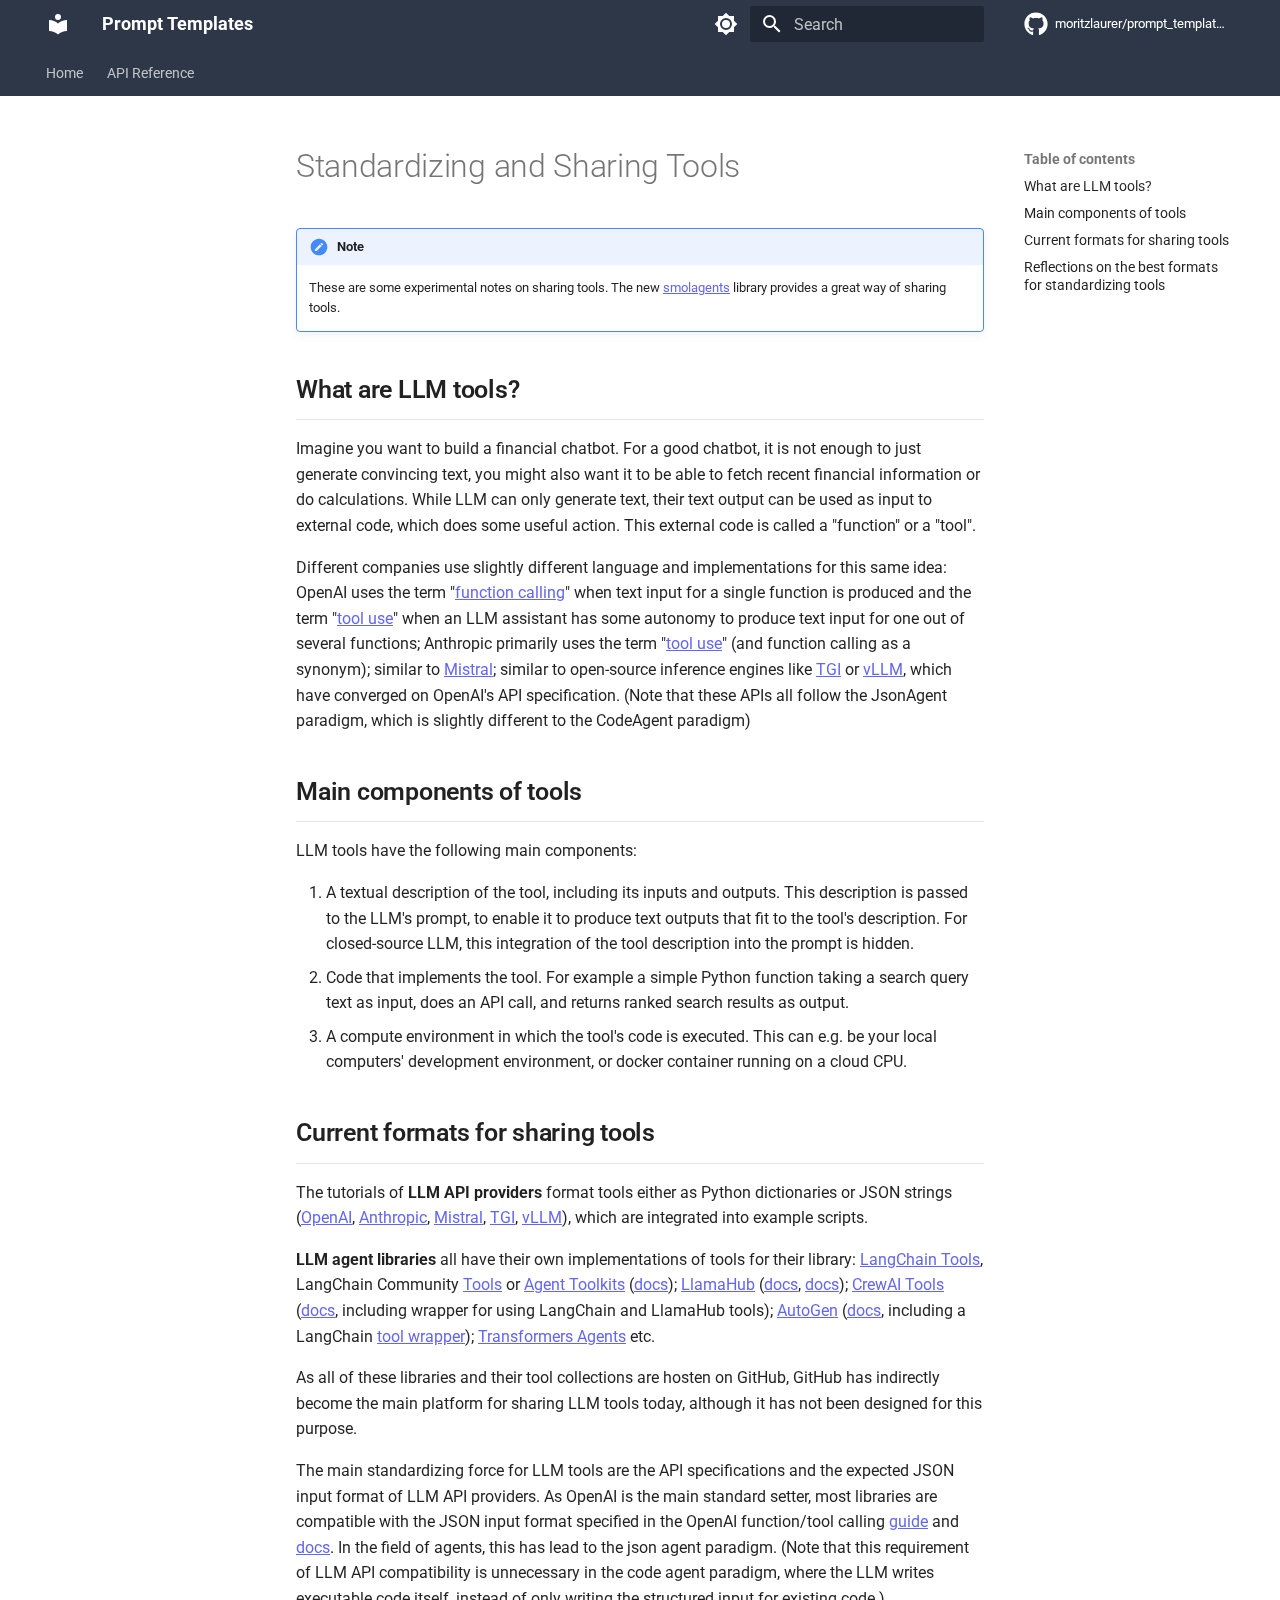
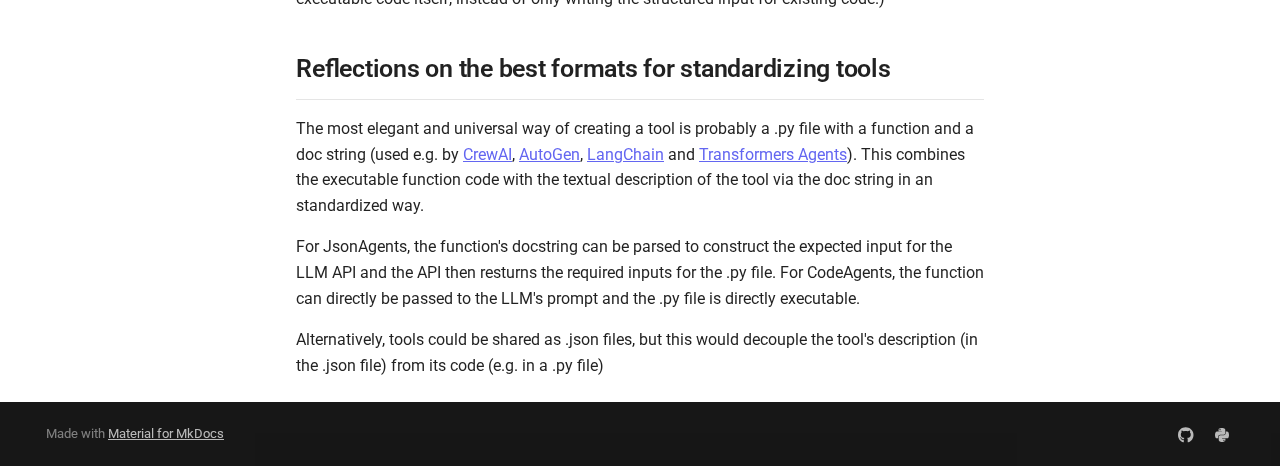
<file: standard_tool_format/index.html>
<!doctype html>
<html lang="en" class="no-js">
  <head>
    
      <meta charset="utf-8">
      <meta name="viewport" content="width=device-width,initial-scale=1">
      
        <meta name="description" content="A library for working with prompt templates locally or on the Hugging Face Hub">
      
      
      
        <link rel="canonical" href="https://moritzlaurer.github.io/prompt_templates/standard_tool_format/">
      
      
      
      
      <link rel="icon" href="../assets/images/favicon.png">
      <meta name="generator" content="mkdocs-1.6.1, mkdocs-material-9.5.49">
    
    
      
        <title>Standardizing and Sharing Tools - Prompt Templates</title>
      
    
    
      <link rel="stylesheet" href="../assets/stylesheets/main.6f8fc17f.min.css">
      
        
        <link rel="stylesheet" href="../assets/stylesheets/palette.06af60db.min.css">
      
      


    
    
      
    
    
      
        
        
        <link rel="preconnect" href="https://fonts.gstatic.com" crossorigin>
        <link rel="stylesheet" href="https://fonts.googleapis.com/css?family=Roboto:300,300i,400,400i,700,700i%7CRoboto+Mono:400,400i,700,700i&display=fallback">
        <style>:root{--md-text-font:"Roboto";--md-code-font:"Roboto Mono"}</style>
      
    
    
      <link rel="stylesheet" href="../assets/_mkdocstrings.css">
    
      <link rel="stylesheet" href="../stylesheets/extra.css">
    
    <script>__md_scope=new URL("..",location),__md_hash=e=>[...e].reduce(((e,_)=>(e<<5)-e+_.charCodeAt(0)),0),__md_get=(e,_=localStorage,t=__md_scope)=>JSON.parse(_.getItem(t.pathname+"."+e)),__md_set=(e,_,t=localStorage,a=__md_scope)=>{try{t.setItem(a.pathname+"."+e,JSON.stringify(_))}catch(e){}}</script>
    
      

    
    
    
  </head>
  
  
    
    
      
    
    
    
    
    <body dir="ltr" data-md-color-scheme="default" data-md-color-primary="custom" data-md-color-accent="custom">
  
    
    <input class="md-toggle" data-md-toggle="drawer" type="checkbox" id="__drawer" autocomplete="off">
    <input class="md-toggle" data-md-toggle="search" type="checkbox" id="__search" autocomplete="off">
    <label class="md-overlay" for="__drawer"></label>
    <div data-md-component="skip">
      
        
        <a href="#standardizing-and-sharing-tools" class="md-skip">
          Skip to content
        </a>
      
    </div>
    <div data-md-component="announce">
      
    </div>
    
    
      

<header class="md-header" data-md-component="header">
  <nav class="md-header__inner md-grid" aria-label="Header">
    <a href=".." title="Prompt Templates" class="md-header__button md-logo" aria-label="Prompt Templates" data-md-component="logo">
      
  
  <svg xmlns="http://www.w3.org/2000/svg" viewBox="0 0 24 24"><path d="M12 8a3 3 0 0 0 3-3 3 3 0 0 0-3-3 3 3 0 0 0-3 3 3 3 0 0 0 3 3m0 3.54C9.64 9.35 6.5 8 3 8v11c3.5 0 6.64 1.35 9 3.54 2.36-2.19 5.5-3.54 9-3.54V8c-3.5 0-6.64 1.35-9 3.54"/></svg>

    </a>
    <label class="md-header__button md-icon" for="__drawer">
      
      <svg xmlns="http://www.w3.org/2000/svg" viewBox="0 0 24 24"><path d="M3 6h18v2H3zm0 5h18v2H3zm0 5h18v2H3z"/></svg>
    </label>
    <div class="md-header__title" data-md-component="header-title">
      <div class="md-header__ellipsis">
        <div class="md-header__topic">
          <span class="md-ellipsis">
            Prompt Templates
          </span>
        </div>
        <div class="md-header__topic" data-md-component="header-topic">
          <span class="md-ellipsis">
            
              Standardizing and Sharing Tools
            
          </span>
        </div>
      </div>
    </div>
    
      
        <form class="md-header__option" data-md-component="palette">
  
    
    
    
    <input class="md-option" data-md-color-media="(prefers-color-scheme: light)" data-md-color-scheme="default" data-md-color-primary="custom" data-md-color-accent="custom"  aria-label="Switch to dark mode"  type="radio" name="__palette" id="__palette_0">
    
      <label class="md-header__button md-icon" title="Switch to dark mode" for="__palette_1" hidden>
        <svg xmlns="http://www.w3.org/2000/svg" viewBox="0 0 24 24"><path d="M12 8a4 4 0 0 0-4 4 4 4 0 0 0 4 4 4 4 0 0 0 4-4 4 4 0 0 0-4-4m0 10a6 6 0 0 1-6-6 6 6 0 0 1 6-6 6 6 0 0 1 6 6 6 6 0 0 1-6 6m8-9.31V4h-4.69L12 .69 8.69 4H4v4.69L.69 12 4 15.31V20h4.69L12 23.31 15.31 20H20v-4.69L23.31 12z"/></svg>
      </label>
    
  
    
    
    
    <input class="md-option" data-md-color-media="(prefers-color-scheme: dark)" data-md-color-scheme="slate" data-md-color-primary="custom" data-md-color-accent="custom"  aria-label="Switch to light mode"  type="radio" name="__palette" id="__palette_1">
    
      <label class="md-header__button md-icon" title="Switch to light mode" for="__palette_0" hidden>
        <svg xmlns="http://www.w3.org/2000/svg" viewBox="0 0 24 24"><path d="M12 18c-.89 0-1.74-.2-2.5-.55C11.56 16.5 13 14.42 13 12s-1.44-4.5-3.5-5.45C10.26 6.2 11.11 6 12 6a6 6 0 0 1 6 6 6 6 0 0 1-6 6m8-9.31V4h-4.69L12 .69 8.69 4H4v4.69L.69 12 4 15.31V20h4.69L12 23.31 15.31 20H20v-4.69L23.31 12z"/></svg>
      </label>
    
  
</form>
      
    
    
      <script>var palette=__md_get("__palette");if(palette&&palette.color){if("(prefers-color-scheme)"===palette.color.media){var media=matchMedia("(prefers-color-scheme: light)"),input=document.querySelector(media.matches?"[data-md-color-media='(prefers-color-scheme: light)']":"[data-md-color-media='(prefers-color-scheme: dark)']");palette.color.media=input.getAttribute("data-md-color-media"),palette.color.scheme=input.getAttribute("data-md-color-scheme"),palette.color.primary=input.getAttribute("data-md-color-primary"),palette.color.accent=input.getAttribute("data-md-color-accent")}for(var[key,value]of Object.entries(palette.color))document.body.setAttribute("data-md-color-"+key,value)}</script>
    
    
    
      <label class="md-header__button md-icon" for="__search">
        
        <svg xmlns="http://www.w3.org/2000/svg" viewBox="0 0 24 24"><path d="M9.5 3A6.5 6.5 0 0 1 16 9.5c0 1.61-.59 3.09-1.56 4.23l.27.27h.79l5 5-1.5 1.5-5-5v-.79l-.27-.27A6.52 6.52 0 0 1 9.5 16 6.5 6.5 0 0 1 3 9.5 6.5 6.5 0 0 1 9.5 3m0 2C7 5 5 7 5 9.5S7 14 9.5 14 14 12 14 9.5 12 5 9.5 5"/></svg>
      </label>
      <div class="md-search" data-md-component="search" role="dialog">
  <label class="md-search__overlay" for="__search"></label>
  <div class="md-search__inner" role="search">
    <form class="md-search__form" name="search">
      <input type="text" class="md-search__input" name="query" aria-label="Search" placeholder="Search" autocapitalize="off" autocorrect="off" autocomplete="off" spellcheck="false" data-md-component="search-query" required>
      <label class="md-search__icon md-icon" for="__search">
        
        <svg xmlns="http://www.w3.org/2000/svg" viewBox="0 0 24 24"><path d="M9.5 3A6.5 6.5 0 0 1 16 9.5c0 1.61-.59 3.09-1.56 4.23l.27.27h.79l5 5-1.5 1.5-5-5v-.79l-.27-.27A6.52 6.52 0 0 1 9.5 16 6.5 6.5 0 0 1 3 9.5 6.5 6.5 0 0 1 9.5 3m0 2C7 5 5 7 5 9.5S7 14 9.5 14 14 12 14 9.5 12 5 9.5 5"/></svg>
        
        <svg xmlns="http://www.w3.org/2000/svg" viewBox="0 0 24 24"><path d="M20 11v2H8l5.5 5.5-1.42 1.42L4.16 12l7.92-7.92L13.5 5.5 8 11z"/></svg>
      </label>
      <nav class="md-search__options" aria-label="Search">
        
        <button type="reset" class="md-search__icon md-icon" title="Clear" aria-label="Clear" tabindex="-1">
          
          <svg xmlns="http://www.w3.org/2000/svg" viewBox="0 0 24 24"><path d="M19 6.41 17.59 5 12 10.59 6.41 5 5 6.41 10.59 12 5 17.59 6.41 19 12 13.41 17.59 19 19 17.59 13.41 12z"/></svg>
        </button>
      </nav>
      
        <div class="md-search__suggest" data-md-component="search-suggest"></div>
      
    </form>
    <div class="md-search__output">
      <div class="md-search__scrollwrap" tabindex="0" data-md-scrollfix>
        <div class="md-search-result" data-md-component="search-result">
          <div class="md-search-result__meta">
            Initializing search
          </div>
          <ol class="md-search-result__list" role="presentation"></ol>
        </div>
      </div>
    </div>
  </div>
</div>
    
    
      <div class="md-header__source">
        <a href="https://github.com/MoritzLaurer/prompt_templates" title="Go to repository" class="md-source" data-md-component="source">
  <div class="md-source__icon md-icon">
    
    <svg xmlns="http://www.w3.org/2000/svg" viewBox="0 0 496 512"><!--! Font Awesome Free 6.7.1 by @fontawesome - https://fontawesome.com License - https://fontawesome.com/license/free (Icons: CC BY 4.0, Fonts: SIL OFL 1.1, Code: MIT License) Copyright 2024 Fonticons, Inc.--><path d="M165.9 397.4c0 2-2.3 3.6-5.2 3.6-3.3.3-5.6-1.3-5.6-3.6 0-2 2.3-3.6 5.2-3.6 3-.3 5.6 1.3 5.6 3.6m-31.1-4.5c-.7 2 1.3 4.3 4.3 4.9 2.6 1 5.6 0 6.2-2s-1.3-4.3-4.3-5.2c-2.6-.7-5.5.3-6.2 2.3m44.2-1.7c-2.9.7-4.9 2.6-4.6 4.9.3 2 2.9 3.3 5.9 2.6 2.9-.7 4.9-2.6 4.6-4.6-.3-1.9-3-3.2-5.9-2.9M244.8 8C106.1 8 0 113.3 0 252c0 110.9 69.8 205.8 169.5 239.2 12.8 2.3 17.3-5.6 17.3-12.1 0-6.2-.3-40.4-.3-61.4 0 0-70 15-84.7-29.8 0 0-11.4-29.1-27.8-36.6 0 0-22.9-15.7 1.6-15.4 0 0 24.9 2 38.6 25.8 21.9 38.6 58.6 27.5 72.9 20.9 2.3-16 8.8-27.1 16-33.7-55.9-6.2-112.3-14.3-112.3-110.5 0-27.5 7.6-41.3 23.6-58.9-2.6-6.5-11.1-33.3 2.6-67.9 20.9-6.5 69 27 69 27 20-5.6 41.5-8.5 62.8-8.5s42.8 2.9 62.8 8.5c0 0 48.1-33.6 69-27 13.7 34.7 5.2 61.4 2.6 67.9 16 17.7 25.8 31.5 25.8 58.9 0 96.5-58.9 104.2-114.8 110.5 9.2 7.9 17 22.9 17 46.4 0 33.7-.3 75.4-.3 83.6 0 6.5 4.6 14.4 17.3 12.1C428.2 457.8 496 362.9 496 252 496 113.3 383.5 8 244.8 8M97.2 352.9c-1.3 1-1 3.3.7 5.2 1.6 1.6 3.9 2.3 5.2 1 1.3-1 1-3.3-.7-5.2-1.6-1.6-3.9-2.3-5.2-1m-10.8-8.1c-.7 1.3.3 2.9 2.3 3.9 1.6 1 3.6.7 4.3-.7.7-1.3-.3-2.9-2.3-3.9-2-.6-3.6-.3-4.3.7m32.4 35.6c-1.6 1.3-1 4.3 1.3 6.2 2.3 2.3 5.2 2.6 6.5 1 1.3-1.3.7-4.3-1.3-6.2-2.2-2.3-5.2-2.6-6.5-1m-11.4-14.7c-1.6 1-1.6 3.6 0 5.9s4.3 3.3 5.6 2.3c1.6-1.3 1.6-3.9 0-6.2-1.4-2.3-4-3.3-5.6-2"/></svg>
  </div>
  <div class="md-source__repository">
    moritzlaurer/prompt_templates
  </div>
</a>
      </div>
    
  </nav>
  
</header>
    
    <div class="md-container" data-md-component="container">
      
      
        
          
            
<nav class="md-tabs" aria-label="Tabs" data-md-component="tabs">
  <div class="md-grid">
    <ul class="md-tabs__list">
      
        
  
  
  
    
    
      <li class="md-tabs__item">
        <a href=".." class="md-tabs__link">
          
  
    
  
  Home

        </a>
      </li>
    
  

      
        
  
  
  
    
    
      <li class="md-tabs__item">
        <a href="../reference/prompt_templates/" class="md-tabs__link">
          
  
    
  
  API Reference

        </a>
      </li>
    
  

      
    </ul>
  </div>
</nav>
          
        
      
      <main class="md-main" data-md-component="main">
        <div class="md-main__inner md-grid">
          
            
              
              <div class="md-sidebar md-sidebar--primary" data-md-component="sidebar" data-md-type="navigation" >
                <div class="md-sidebar__scrollwrap">
                  <div class="md-sidebar__inner">
                    


  


<nav class="md-nav md-nav--primary md-nav--lifted" aria-label="Navigation" data-md-level="0">
  <label class="md-nav__title" for="__drawer">
    <a href=".." title="Prompt Templates" class="md-nav__button md-logo" aria-label="Prompt Templates" data-md-component="logo">
      
  
  <svg xmlns="http://www.w3.org/2000/svg" viewBox="0 0 24 24"><path d="M12 8a3 3 0 0 0 3-3 3 3 0 0 0-3-3 3 3 0 0 0-3 3 3 3 0 0 0 3 3m0 3.54C9.64 9.35 6.5 8 3 8v11c3.5 0 6.64 1.35 9 3.54 2.36-2.19 5.5-3.54 9-3.54V8c-3.5 0-6.64 1.35-9 3.54"/></svg>

    </a>
    Prompt Templates
  </label>
  
    <div class="md-nav__source">
      <a href="https://github.com/MoritzLaurer/prompt_templates" title="Go to repository" class="md-source" data-md-component="source">
  <div class="md-source__icon md-icon">
    
    <svg xmlns="http://www.w3.org/2000/svg" viewBox="0 0 496 512"><!--! Font Awesome Free 6.7.1 by @fontawesome - https://fontawesome.com License - https://fontawesome.com/license/free (Icons: CC BY 4.0, Fonts: SIL OFL 1.1, Code: MIT License) Copyright 2024 Fonticons, Inc.--><path d="M165.9 397.4c0 2-2.3 3.6-5.2 3.6-3.3.3-5.6-1.3-5.6-3.6 0-2 2.3-3.6 5.2-3.6 3-.3 5.6 1.3 5.6 3.6m-31.1-4.5c-.7 2 1.3 4.3 4.3 4.9 2.6 1 5.6 0 6.2-2s-1.3-4.3-4.3-5.2c-2.6-.7-5.5.3-6.2 2.3m44.2-1.7c-2.9.7-4.9 2.6-4.6 4.9.3 2 2.9 3.3 5.9 2.6 2.9-.7 4.9-2.6 4.6-4.6-.3-1.9-3-3.2-5.9-2.9M244.8 8C106.1 8 0 113.3 0 252c0 110.9 69.8 205.8 169.5 239.2 12.8 2.3 17.3-5.6 17.3-12.1 0-6.2-.3-40.4-.3-61.4 0 0-70 15-84.7-29.8 0 0-11.4-29.1-27.8-36.6 0 0-22.9-15.7 1.6-15.4 0 0 24.9 2 38.6 25.8 21.9 38.6 58.6 27.5 72.9 20.9 2.3-16 8.8-27.1 16-33.7-55.9-6.2-112.3-14.3-112.3-110.5 0-27.5 7.6-41.3 23.6-58.9-2.6-6.5-11.1-33.3 2.6-67.9 20.9-6.5 69 27 69 27 20-5.6 41.5-8.5 62.8-8.5s42.8 2.9 62.8 8.5c0 0 48.1-33.6 69-27 13.7 34.7 5.2 61.4 2.6 67.9 16 17.7 25.8 31.5 25.8 58.9 0 96.5-58.9 104.2-114.8 110.5 9.2 7.9 17 22.9 17 46.4 0 33.7-.3 75.4-.3 83.6 0 6.5 4.6 14.4 17.3 12.1C428.2 457.8 496 362.9 496 252 496 113.3 383.5 8 244.8 8M97.2 352.9c-1.3 1-1 3.3.7 5.2 1.6 1.6 3.9 2.3 5.2 1 1.3-1 1-3.3-.7-5.2-1.6-1.6-3.9-2.3-5.2-1m-10.8-8.1c-.7 1.3.3 2.9 2.3 3.9 1.6 1 3.6.7 4.3-.7.7-1.3-.3-2.9-2.3-3.9-2-.6-3.6-.3-4.3.7m32.4 35.6c-1.6 1.3-1 4.3 1.3 6.2 2.3 2.3 5.2 2.6 6.5 1 1.3-1.3.7-4.3-1.3-6.2-2.2-2.3-5.2-2.6-6.5-1m-11.4-14.7c-1.6 1-1.6 3.6 0 5.9s4.3 3.3 5.6 2.3c1.6-1.3 1.6-3.9 0-6.2-1.4-2.3-4-3.3-5.6-2"/></svg>
  </div>
  <div class="md-source__repository">
    moritzlaurer/prompt_templates
  </div>
</a>
    </div>
  
  <ul class="md-nav__list" data-md-scrollfix>
    
      
      
  
  
  
  
    
    
      
        
          
        
      
        
      
        
      
        
      
        
      
    
    
      
      
        
      
    
    
    <li class="md-nav__item md-nav__item--nested">
      
        
        
        <input class="md-nav__toggle md-toggle " type="checkbox" id="__nav_1" >
        
          
          
          <div class="md-nav__link md-nav__container">
            <a href=".." class="md-nav__link ">
              
  
  <span class="md-ellipsis">
    Home
  </span>
  

            </a>
            
              
              <label class="md-nav__link " for="__nav_1" id="__nav_1_label" tabindex="0">
                <span class="md-nav__icon md-icon"></span>
              </label>
            
          </div>
        
        <nav class="md-nav" data-md-level="1" aria-labelledby="__nav_1_label" aria-expanded="false">
          <label class="md-nav__title" for="__nav_1">
            <span class="md-nav__icon md-icon"></span>
            Home
          </label>
          <ul class="md-nav__list" data-md-scrollfix>
            
              
            
              
                
  
  
  
  
    <li class="md-nav__item">
      <a href="../create_template/" class="md-nav__link">
        
  
  <span class="md-ellipsis">
    Create a Prompt Template
  </span>
  

      </a>
    </li>
  

              
            
              
                
  
  
  
  
    <li class="md-nav__item">
      <a href="../standard_prompt_format/" class="md-nav__link">
        
  
  <span class="md-ellipsis">
    Standard Prompt Format
  </span>
  

      </a>
    </li>
  

              
            
              
                
  
  
  
  
    <li class="md-nav__item">
      <a href="../repo_types_examples/" class="md-nav__link">
        
  
  <span class="md-ellipsis">
    HF Hub Repo Types
  </span>
  

      </a>
    </li>
  

              
            
              
                
  
  
  
  
    <li class="md-nav__item">
      <a href="../template_dictionaries/" class="md-nav__link">
        
  
  <span class="md-ellipsis">
    PromptTemplateDictionaries
  </span>
  

      </a>
    </li>
  

              
            
          </ul>
        </nav>
      
    </li>
  

    
      
      
  
  
  
  
    
    
      
        
      
        
      
        
      
        
      
    
    
      
      
        
      
    
    
    <li class="md-nav__item md-nav__item--nested">
      
        
        
        <input class="md-nav__toggle md-toggle " type="checkbox" id="__nav_2" >
        
          
          <label class="md-nav__link" for="__nav_2" id="__nav_2_label" tabindex="0">
            
  
  <span class="md-ellipsis">
    API Reference
  </span>
  

            <span class="md-nav__icon md-icon"></span>
          </label>
        
        <nav class="md-nav" data-md-level="1" aria-labelledby="__nav_2_label" aria-expanded="false">
          <label class="md-nav__title" for="__nav_2">
            <span class="md-nav__icon md-icon"></span>
            API Reference
          </label>
          <ul class="md-nav__list" data-md-scrollfix>
            
              
                
  
  
  
  
    <li class="md-nav__item">
      <a href="../reference/prompt_templates/" class="md-nav__link">
        
  
  <span class="md-ellipsis">
    Prompt templates
  </span>
  

      </a>
    </li>
  

              
            
              
                
  
  
  
  
    <li class="md-nav__item">
      <a href="../reference/utils/" class="md-nav__link">
        
  
  <span class="md-ellipsis">
    Utility functions
  </span>
  

      </a>
    </li>
  

              
            
              
                
  
  
  
  
    <li class="md-nav__item">
      <a href="../reference/populators/" class="md-nav__link">
        
  
  <span class="md-ellipsis">
    Populating templates
  </span>
  

      </a>
    </li>
  

              
            
              
                
  
  
  
  
    <li class="md-nav__item">
      <a href="../reference/template_dictionaries.md" class="md-nav__link">
        
  
  <span class="md-ellipsis">
    PromptTemplateDictionaries
  </span>
  

      </a>
    </li>
  

              
            
          </ul>
        </nav>
      
    </li>
  

    
  </ul>
</nav>
                  </div>
                </div>
              </div>
            
            
              
              <div class="md-sidebar md-sidebar--secondary" data-md-component="sidebar" data-md-type="toc" >
                <div class="md-sidebar__scrollwrap">
                  <div class="md-sidebar__inner">
                    

<nav class="md-nav md-nav--secondary" aria-label="Table of contents">
  
  
  
    
  
  
    <label class="md-nav__title" for="__toc">
      <span class="md-nav__icon md-icon"></span>
      Table of contents
    </label>
    <ul class="md-nav__list" data-md-component="toc" data-md-scrollfix>
      
        <li class="md-nav__item">
  <a href="#what-are-llm-tools" class="md-nav__link">
    <span class="md-ellipsis">
      What are LLM tools?
    </span>
  </a>
  
</li>
      
        <li class="md-nav__item">
  <a href="#main-components-of-tools" class="md-nav__link">
    <span class="md-ellipsis">
      Main components of tools
    </span>
  </a>
  
</li>
      
        <li class="md-nav__item">
  <a href="#current-formats-for-sharing-tools" class="md-nav__link">
    <span class="md-ellipsis">
      Current formats for sharing tools
    </span>
  </a>
  
</li>
      
        <li class="md-nav__item">
  <a href="#reflections-on-the-best-formats-for-standardizing-tools" class="md-nav__link">
    <span class="md-ellipsis">
      Reflections on the best formats for standardizing tools
    </span>
  </a>
  
</li>
      
    </ul>
  
</nav>
                  </div>
                </div>
              </div>
            
          
          
            <div class="md-content" data-md-component="content">
              <article class="md-content__inner md-typeset">
                
                  

  
  


<h1 id="standardizing-and-sharing-tools">Standardizing and Sharing Tools</h1>
<div class="admonition note">
<p class="admonition-title">Note</p>
<p>These are some experimental notes on sharing tools. The new <a href="https://github.com/huggingface/smolagents">smolagents</a> library provides a great way of sharing tools. </p>
</div>
<h2 id="what-are-llm-tools">What are LLM tools?</h2>
<p>Imagine you want to build a financial chatbot. For a good chatbot, it is not enough to just generate convincing text, you might also want it to be able to fetch recent financial information or do calculations. While LLM can only generate text, their text output can be used as input to external code, which does some useful action. This external code is called a "function" or a "tool".</p>
<p>Different companies use slightly different language and implementations for this same idea: OpenAI uses the term "<a href="https://platform.openai.com/docs/guides/function-calling">function calling</a>" when text input for a single function is produced and the term "<a href="https://platform.openai.com/docs/assistants/tools">tool use</a>" when an LLM assistant has some autonomy to produce text input for one out of several functions; Anthropic primarily uses the term "<a href="https://docs.anthropic.com/en/docs/build-with-claude/tool-use">tool use</a>" (and function calling as a synonym); similar to <a href="https://docs.mistral.ai/capabilities/function_calling/">Mistral</a>; similar to open-source inference engines like <a href="https://huggingface.co/docs/text-generation-inference/basic_tutorials/using_guidance">TGI</a> or <a href="https://docs.vllm.ai/en/v0.6.0/serving/openai_compatible_server.html#tool-calling-in-the-chat-completion-api">vLLM</a>, which have converged on OpenAI's API specification. (Note that these APIs all follow the JsonAgent paradigm, which is slightly different to the CodeAgent paradigm)</p>
<h2 id="main-components-of-tools">Main components of tools</h2>
<p>LLM tools have the following main components: </p>
<ol>
<li>A textual description of the tool, including its inputs and outputs. This description is passed to the LLM's prompt, to enable it to produce text outputs that fit to the tool's description. For closed-source LLM, this integration of the tool description into the prompt is hidden. </li>
<li>Code that implements the tool. For example a simple Python function taking a search query text as input, does an API call, and returns ranked search results as output. </li>
<li>A compute environment in which the tool's code is executed. This can e.g. be your local computers' development environment, or docker container running on a cloud CPU. </li>
</ol>
<h2 id="current-formats-for-sharing-tools">Current formats for sharing tools</h2>
<p>The tutorials of <strong>LLM API providers</strong> format tools either as Python dictionaries or JSON strings (<a href="https://platform.openai.com/docs/guides/function-calling">OpenAI</a>, <a href="https://docs.anthropic.com/en/docs/build-with-claude/tool-use">Anthropic</a>, <a href="https://docs.mistral.ai/capabilities/function_calling/">Mistral</a>, <a href="https://huggingface.co/docs/text-generation-inference/basic_tutorials/using_guidance#tools-and-functions-">TGI</a>, <a href="https://docs.vllm.ai/en/stable/getting_started/examples/offline_chat_with_tools.html">vLLM</a>), which are integrated into example scripts.</p>
<p><strong>LLM agent libraries</strong> all have their own implementations of tools for their library: <a href="https://github.com/langchain-ai/langchain/tree/master/libs/langchain/langchain/tools">LangChain Tools</a>, LangChain Community <a href="https://github.com/langchain-ai/langchain/tree/master/libs/community/langchain_community/tools">Tools</a> or <a href="https://github.com/langchain-ai/langchain/tree/a83357dc5ab5fcbed8c2dd7606e9ce763e48d194/libs/community/langchain_community/agent_toolkits">Agent Toolkits</a> (<a href="https://python.langchain.com/docs/how_to/#tools">docs</a>); <a href="https://llamahub.ai/?tab=tools">LlamaHub</a> (<a href="https://docs.llamaindex.ai/en/stable/understanding/agent/tools/">docs</a>, <a href="https://docs.llamaindex.ai/en/stable/module_guides/deploying/agents/tools/">docs</a>); <a href="https://github.com/crewAIInc/crewAI-tools">CrewAI Tools</a> (<a href="https://docs.crewai.com/concepts/tools">docs</a>, including wrapper for using LangChain and LlamaHub tools); <a href="https://github.com/microsoft/autogen/tree/main/python/packages/autogen-core/src/autogen_core/components/tools">AutoGen</a> (<a href="https://microsoft.github.io/autogen/dev//user-guide/core-user-guide/framework/tools.html">docs</a>, including a LangChain <a href="https://github.com/microsoft/autogen/tree/main/python/packages/autogen-ext/src/autogen_ext/tools">tool wrapper</a>); <a href="https://github.com/huggingface/transformers/tree/main/src/transformers/agents">Transformers Agents</a> etc.</p>
<p>As all of these libraries and their tool collections are hosten on GitHub, GitHub has indirectly become the main platform for sharing LLM tools today, although it has not been designed for this purpose. </p>
<p>The main standardizing force for LLM tools are the API specifications and the expected JSON input format of LLM API providers. As OpenAI is the main standard setter, most libraries are compatible with the JSON input format specified in the OpenAI function/tool calling <a href="https://platform.openai.com/docs/guides/function-calling">guide</a> and <a href="https://platform.openai.com/docs/api-reference/chat/create#chat-create-tools">docs</a>. In the field of agents, this has lead to the json agent paradigm. (Note that this requirement of LLM API compatibility is unnecessary in the code agent paradigm, where the LLM writes executable code itself, instead of only writing the structured input for existing code.)</p>
<h2 id="reflections-on-the-best-formats-for-standardizing-tools">Reflections on the best formats for standardizing tools</h2>
<p>The most elegant and universal way of creating a tool is probably a .py file with a function and a doc string (used e.g. by <a href="https://docs.crewai.com/concepts/tools#creating-your-own-tools">CrewAI</a>, <a href="https://microsoft.github.io/autogen/0.2/docs/tutorial/tool-use/#tool-schema">AutoGen</a>, <a href="https://python.langchain.com/docs/how_to/custom_tools/">LangChain</a> and <a href="https://huggingface.co/docs/transformers/en/agents#create-a-new-tool">Transformers Agents</a>). This combines the executable function code with the textual description of the tool via the doc string in an standardized way. </p>
<p>For JsonAgents, the function's docstring can be parsed to construct the expected input for the LLM API and the API then resturns the required inputs for the .py file.
For CodeAgents, the function can directly be passed to the LLM's prompt and the .py file is directly executable.  </p>
<p>Alternatively, tools could be shared as .json files, but this would decouple the tool's description (in the .json file) from its code (e.g. in a .py file)</p>
<!--

## illustration of a mapping/translation from a Python function with docstring to JSON input in OpenAI format
(for JSON agents)

### Schema
<div class="highlight"><pre><span></span><code><a id="__codelineno-0-1" name="__codelineno-0-1" href="#__codelineno-0-1"></a><span class="p">{</span>
<a id="__codelineno-0-2" name="__codelineno-0-2" href="#__codelineno-0-2"></a><span class="w">  </span><span class="nt">&quot;type&quot;</span><span class="p">:</span><span class="w"> </span><span class="s2">&quot;function&quot;</span><span class="p">,</span>
<a id="__codelineno-0-3" name="__codelineno-0-3" href="#__codelineno-0-3"></a><span class="w">  </span><span class="nt">&quot;function&quot;</span><span class="p">:</span><span class="w"> </span><span class="p">{</span>
<a id="__codelineno-0-4" name="__codelineno-0-4" href="#__codelineno-0-4"></a><span class="w">    </span><span class="nt">&quot;name&quot;</span><span class="p">:</span><span class="w"> </span><span class="s2">&quot;get_stock_price&quot;</span><span class="p">,</span>
<a id="__codelineno-0-5" name="__codelineno-0-5" href="#__codelineno-0-5"></a><span class="w">    </span><span class="nt">&quot;parameters&quot;</span><span class="p">:</span><span class="w"> </span><span class="p">{</span>
<a id="__codelineno-0-6" name="__codelineno-0-6" href="#__codelineno-0-6"></a><span class="w">        </span><span class="nt">&quot;type&quot;</span><span class="p">:</span><span class="w"> </span><span class="s2">&quot;object&quot;</span><span class="p">,</span><span class="w"> </span>
<a id="__codelineno-0-7" name="__codelineno-0-7" href="#__codelineno-0-7"></a><span class="w">        </span><span class="nt">&quot;properties&quot;</span><span class="p">:</span><span class="w"> </span><span class="p">{</span>
<a id="__codelineno-0-8" name="__codelineno-0-8" href="#__codelineno-0-8"></a><span class="w">            </span><span class="nt">&quot;ticker&quot;</span><span class="p">:</span><span class="w"> </span><span class="p">{</span>
<a id="__codelineno-0-9" name="__codelineno-0-9" href="#__codelineno-0-9"></a><span class="w">                </span><span class="nt">&quot;type&quot;</span><span class="p">:</span><span class="w"> </span><span class="s2">&quot;string&quot;</span><span class="p">,</span><span class="w"> </span>
<a id="__codelineno-0-10" name="__codelineno-0-10" href="#__codelineno-0-10"></a><span class="w">                </span><span class="nt">&quot;description&quot;</span><span class="p">:</span><span class="w"> </span><span class="s2">&quot;The stock ticker symbol for the company whose current stock price you want to retrieve. For example, &#39;AAPL&#39; for Apple Inc.&quot;</span>
<a id="__codelineno-0-11" name="__codelineno-0-11" href="#__codelineno-0-11"></a><span class="w">            </span><span class="p">}</span>
<a id="__codelineno-0-12" name="__codelineno-0-12" href="#__codelineno-0-12"></a><span class="w">        </span><span class="p">},</span>
<a id="__codelineno-0-13" name="__codelineno-0-13" href="#__codelineno-0-13"></a><span class="w">        </span><span class="nt">&quot;required&quot;</span><span class="p">:</span><span class="w"> </span><span class="p">[</span><span class="s2">&quot;ticker&quot;</span><span class="p">],</span>
<a id="__codelineno-0-14" name="__codelineno-0-14" href="#__codelineno-0-14"></a><span class="w">        </span><span class="nt">&quot;additionalProperties&quot;</span><span class="p">:</span><span class="w"> </span><span class="kc">false</span>
<a id="__codelineno-0-15" name="__codelineno-0-15" href="#__codelineno-0-15"></a><span class="w">    </span><span class="p">}</span>
<a id="__codelineno-0-16" name="__codelineno-0-16" href="#__codelineno-0-16"></a><span class="w">  </span><span class="p">}</span>
<a id="__codelineno-0-17" name="__codelineno-0-17" href="#__codelineno-0-17"></a><span class="p">}</span>
</code></pre></div>

### Implementation
<div class="highlight"><pre><span></span><code><a id="__codelineno-1-1" name="__codelineno-1-1" href="#__codelineno-1-1"></a><span class="k">def</span><span class="w"> </span><span class="nf">get_stock_price</span><span class="p">(</span><span class="n">ticker</span><span class="p">:</span> <span class="nb">str</span><span class="p">)</span> <span class="o">-&gt;</span> <span class="nb">float</span><span class="p">:</span>
<a id="__codelineno-1-2" name="__codelineno-1-2" href="#__codelineno-1-2"></a><span class="w">    </span><span class="sd">&quot;&quot;&quot;</span>
<a id="__codelineno-1-3" name="__codelineno-1-3" href="#__codelineno-1-3"></a><span class="sd">    Retrieve the current stock price for a given ticker symbol.</span>
<a id="__codelineno-1-4" name="__codelineno-1-4" href="#__codelineno-1-4"></a>
<a id="__codelineno-1-5" name="__codelineno-1-5" href="#__codelineno-1-5"></a><span class="sd">    Args:</span>
<a id="__codelineno-1-6" name="__codelineno-1-6" href="#__codelineno-1-6"></a><span class="sd">        ticker (str): The stock ticker symbol for the company whose current stock price you want to retrieve. For example, &#39;AAPL&#39; for Apple Inc.</span>
<a id="__codelineno-1-7" name="__codelineno-1-7" href="#__codelineno-1-7"></a>
<a id="__codelineno-1-8" name="__codelineno-1-8" href="#__codelineno-1-8"></a><span class="sd">    Returns:</span>
<a id="__codelineno-1-9" name="__codelineno-1-9" href="#__codelineno-1-9"></a><span class="sd">        float: The current stock price</span>
<a id="__codelineno-1-10" name="__codelineno-1-10" href="#__codelineno-1-10"></a><span class="sd">    &quot;&quot;&quot;</span>
<a id="__codelineno-1-11" name="__codelineno-1-11" href="#__codelineno-1-11"></a>    <span class="k">try</span><span class="p">:</span>
<a id="__codelineno-1-12" name="__codelineno-1-12" href="#__codelineno-1-12"></a>        <span class="kn">import</span><span class="w"> </span><span class="nn">yfinance</span><span class="w"> </span><span class="k">as</span><span class="w"> </span><span class="nn">yf</span>
<a id="__codelineno-1-13" name="__codelineno-1-13" href="#__codelineno-1-13"></a>        <span class="n">stock</span> <span class="o">=</span> <span class="n">yf</span><span class="o">.</span><span class="n">Ticker</span><span class="p">(</span><span class="n">ticker</span><span class="p">)</span>
<a id="__codelineno-1-14" name="__codelineno-1-14" href="#__codelineno-1-14"></a>        <span class="n">current_price</span> <span class="o">=</span> <span class="n">stock</span><span class="o">.</span><span class="n">info</span><span class="p">[</span><span class="s1">&#39;regularMarketPrice&#39;</span><span class="p">]</span>
<a id="__codelineno-1-15" name="__codelineno-1-15" href="#__codelineno-1-15"></a>        <span class="k">return</span> <span class="n">current_price</span>
<a id="__codelineno-1-16" name="__codelineno-1-16" href="#__codelineno-1-16"></a>    <span class="k">except</span> <span class="ne">Exception</span> <span class="k">as</span> <span class="n">e</span><span class="p">:</span>
<a id="__codelineno-1-17" name="__codelineno-1-17" href="#__codelineno-1-17"></a>        <span class="k">raise</span> <span class="ne">ValueError</span><span class="p">(</span><span class="sa">f</span><span class="s2">&quot;Could not retrieve stock price for </span><span class="si">{</span><span class="n">ticker</span><span class="si">}</span><span class="s2">: </span><span class="si">{</span><span class="nb">str</span><span class="p">(</span><span class="n">e</span><span class="p">)</span><span class="si">}</span><span class="s2">&quot;</span><span class="p">)</span>
</code></pre></div>

### Schema-Implementation Mapping

| Schema Element | Implementation Element |
|----------------|------------------------|
| `"function": "get_stock_price"` | `def get_stock_price()` |
| `"type": "string"` | `ticker: str` |
| `"description"` | Function docstring |


-->












                
              </article>
            </div>
          
          
  <script>var tabs=__md_get("__tabs");if(Array.isArray(tabs))e:for(var set of document.querySelectorAll(".tabbed-set")){var labels=set.querySelector(".tabbed-labels");for(var tab of tabs)for(var label of labels.getElementsByTagName("label"))if(label.innerText.trim()===tab){var input=document.getElementById(label.htmlFor);input.checked=!0;continue e}}</script>

<script>var target=document.getElementById(location.hash.slice(1));target&&target.name&&(target.checked=target.name.startsWith("__tabbed_"))</script>
        </div>
        
          <button type="button" class="md-top md-icon" data-md-component="top" hidden>
  
  <svg xmlns="http://www.w3.org/2000/svg" viewBox="0 0 24 24"><path d="M13 20h-2V8l-5.5 5.5-1.42-1.42L12 4.16l7.92 7.92-1.42 1.42L13 8z"/></svg>
  Back to top
</button>
        
      </main>
      
        <footer class="md-footer">
  
    
  
  <div class="md-footer-meta md-typeset">
    <div class="md-footer-meta__inner md-grid">
      <div class="md-copyright">
  
  
    Made with
    <a href="https://squidfunk.github.io/mkdocs-material/" target="_blank" rel="noopener">
      Material for MkDocs
    </a>
  
</div>
      
        <div class="md-social">
  
    
    
    
    
      
      
    
    <a href="https://github.com/MoritzLaurer/prompt_templates" target="_blank" rel="noopener" title="github.com" class="md-social__link">
      <svg xmlns="http://www.w3.org/2000/svg" viewBox="0 0 496 512"><!--! Font Awesome Free 6.7.1 by @fontawesome - https://fontawesome.com License - https://fontawesome.com/license/free (Icons: CC BY 4.0, Fonts: SIL OFL 1.1, Code: MIT License) Copyright 2024 Fonticons, Inc.--><path d="M165.9 397.4c0 2-2.3 3.6-5.2 3.6-3.3.3-5.6-1.3-5.6-3.6 0-2 2.3-3.6 5.2-3.6 3-.3 5.6 1.3 5.6 3.6m-31.1-4.5c-.7 2 1.3 4.3 4.3 4.9 2.6 1 5.6 0 6.2-2s-1.3-4.3-4.3-5.2c-2.6-.7-5.5.3-6.2 2.3m44.2-1.7c-2.9.7-4.9 2.6-4.6 4.9.3 2 2.9 3.3 5.9 2.6 2.9-.7 4.9-2.6 4.6-4.6-.3-1.9-3-3.2-5.9-2.9M244.8 8C106.1 8 0 113.3 0 252c0 110.9 69.8 205.8 169.5 239.2 12.8 2.3 17.3-5.6 17.3-12.1 0-6.2-.3-40.4-.3-61.4 0 0-70 15-84.7-29.8 0 0-11.4-29.1-27.8-36.6 0 0-22.9-15.7 1.6-15.4 0 0 24.9 2 38.6 25.8 21.9 38.6 58.6 27.5 72.9 20.9 2.3-16 8.8-27.1 16-33.7-55.9-6.2-112.3-14.3-112.3-110.5 0-27.5 7.6-41.3 23.6-58.9-2.6-6.5-11.1-33.3 2.6-67.9 20.9-6.5 69 27 69 27 20-5.6 41.5-8.5 62.8-8.5s42.8 2.9 62.8 8.5c0 0 48.1-33.6 69-27 13.7 34.7 5.2 61.4 2.6 67.9 16 17.7 25.8 31.5 25.8 58.9 0 96.5-58.9 104.2-114.8 110.5 9.2 7.9 17 22.9 17 46.4 0 33.7-.3 75.4-.3 83.6 0 6.5 4.6 14.4 17.3 12.1C428.2 457.8 496 362.9 496 252 496 113.3 383.5 8 244.8 8M97.2 352.9c-1.3 1-1 3.3.7 5.2 1.6 1.6 3.9 2.3 5.2 1 1.3-1 1-3.3-.7-5.2-1.6-1.6-3.9-2.3-5.2-1m-10.8-8.1c-.7 1.3.3 2.9 2.3 3.9 1.6 1 3.6.7 4.3-.7.7-1.3-.3-2.9-2.3-3.9-2-.6-3.6-.3-4.3.7m32.4 35.6c-1.6 1.3-1 4.3 1.3 6.2 2.3 2.3 5.2 2.6 6.5 1 1.3-1.3.7-4.3-1.3-6.2-2.2-2.3-5.2-2.6-6.5-1m-11.4-14.7c-1.6 1-1.6 3.6 0 5.9s4.3 3.3 5.6 2.3c1.6-1.3 1.6-3.9 0-6.2-1.4-2.3-4-3.3-5.6-2"/></svg>
    </a>
  
    
    
    
    
      
      
    
    <a href="https://pypi.org/project/prompt-templates/" target="_blank" rel="noopener" title="pypi.org" class="md-social__link">
      <svg xmlns="http://www.w3.org/2000/svg" viewBox="0 0 448 512"><!--! Font Awesome Free 6.7.1 by @fontawesome - https://fontawesome.com License - https://fontawesome.com/license/free (Icons: CC BY 4.0, Fonts: SIL OFL 1.1, Code: MIT License) Copyright 2024 Fonticons, Inc.--><path d="M439.8 200.5c-7.7-30.9-22.3-54.2-53.4-54.2h-40.1v47.4c0 36.8-31.2 67.8-66.8 67.8H172.7c-29.2 0-53.4 25-53.4 54.3v101.8c0 29 25.2 46 53.4 54.3 33.8 9.9 66.3 11.7 106.8 0 26.9-7.8 53.4-23.5 53.4-54.3v-40.7H226.2v-13.6h160.2c31.1 0 42.6-21.7 53.4-54.2 11.2-33.5 10.7-65.7 0-108.6M286.2 404c11.1 0 20.1 9.1 20.1 20.3 0 11.3-9 20.4-20.1 20.4-11 0-20.1-9.2-20.1-20.4.1-11.3 9.1-20.3 20.1-20.3M167.8 248.1h106.8c29.7 0 53.4-24.5 53.4-54.3V91.9c0-29-24.4-50.7-53.4-55.6-35.8-5.9-74.7-5.6-106.8.1-45.2 8-53.4 24.7-53.4 55.6v40.7h106.9v13.6h-147c-31.1 0-58.3 18.7-66.8 54.2-9.8 40.7-10.2 66.1 0 108.6 7.6 31.6 25.7 54.2 56.8 54.2H101v-48.8c0-35.3 30.5-66.4 66.8-66.4m-6.7-142.6c-11.1 0-20.1-9.1-20.1-20.3.1-11.3 9-20.4 20.1-20.4 11 0 20.1 9.2 20.1 20.4s-9 20.3-20.1 20.3"/></svg>
    </a>
  
</div>
      
    </div>
  </div>
</footer>
      
    </div>
    <div class="md-dialog" data-md-component="dialog">
      <div class="md-dialog__inner md-typeset"></div>
    </div>
    
    
    <script id="__config" type="application/json">{"base": "..", "features": ["navigation.tabs", "navigation.sections", "navigation.indexes", "navigation.top", "search.suggest", "search.highlight", "content.tabs.link", "content.code.annotation", "content.code.copy", "content.code.strip_repl_prompts", "navigation.footer", "navigation.instant", "navigation.tracking", "toc.follow", "header.autohide"], "search": "../assets/javascripts/workers/search.6ce7567c.min.js", "translations": {"clipboard.copied": "Copied to clipboard", "clipboard.copy": "Copy to clipboard", "search.result.more.one": "1 more on this page", "search.result.more.other": "# more on this page", "search.result.none": "No matching documents", "search.result.one": "1 matching document", "search.result.other": "# matching documents", "search.result.placeholder": "Type to start searching", "search.result.term.missing": "Missing", "select.version": "Select version"}}</script>
    
    
      <script src="../assets/javascripts/bundle.88dd0f4e.min.js"></script>
      
        <script src="../javascripts/strip_repl.js"></script>
      
    
  </body>
</html>
</file>
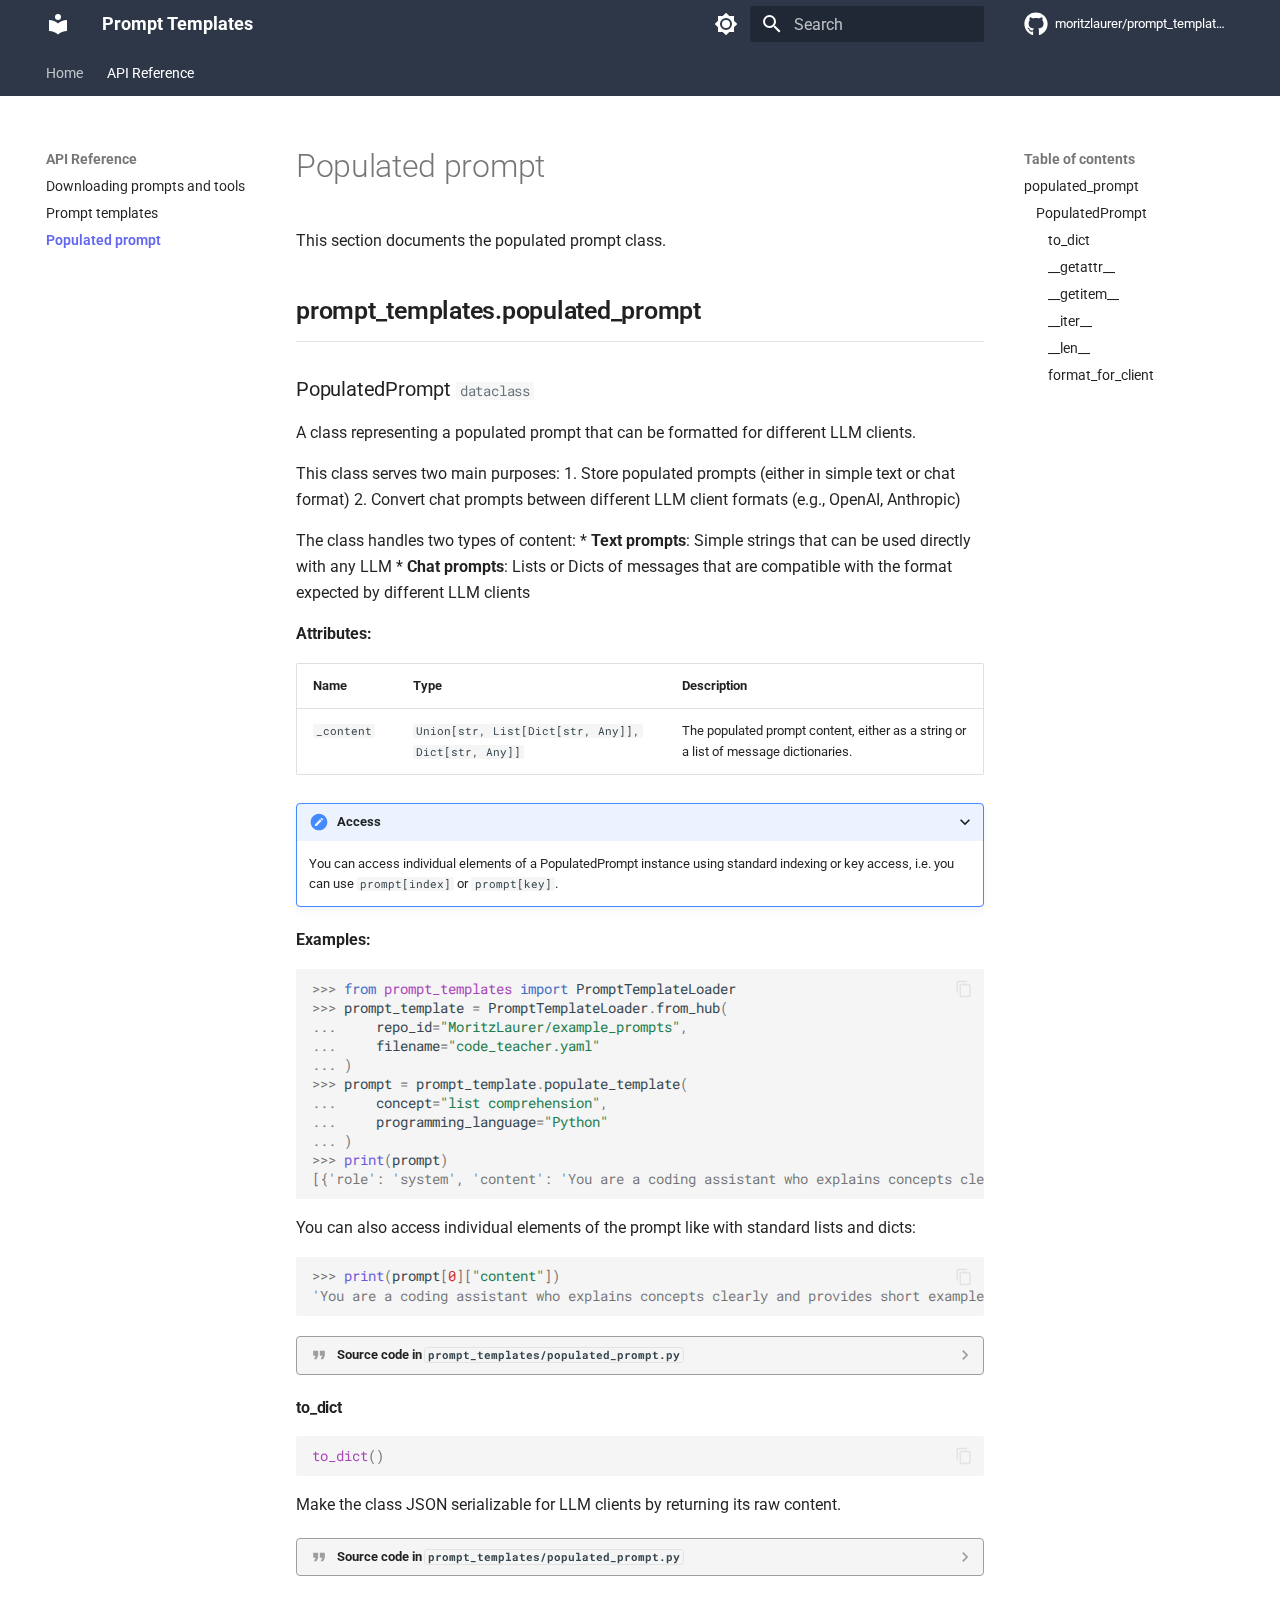
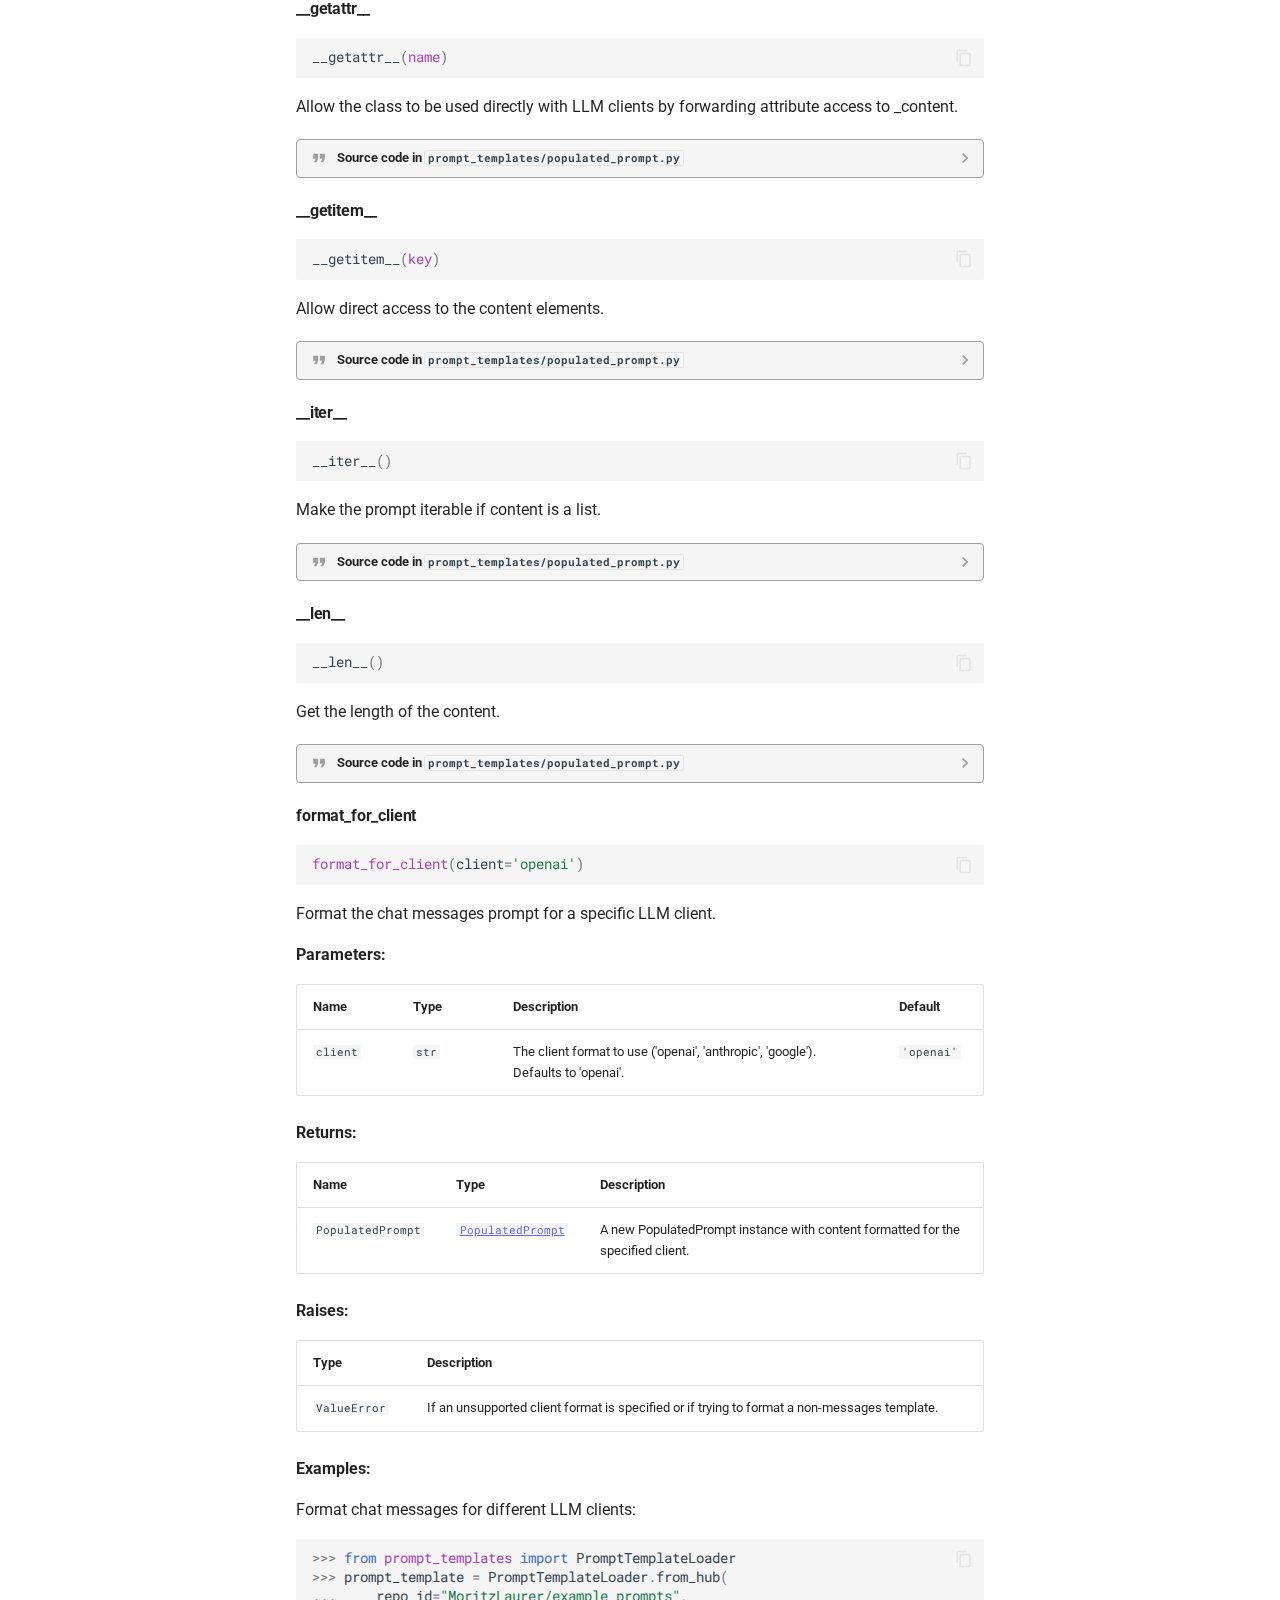
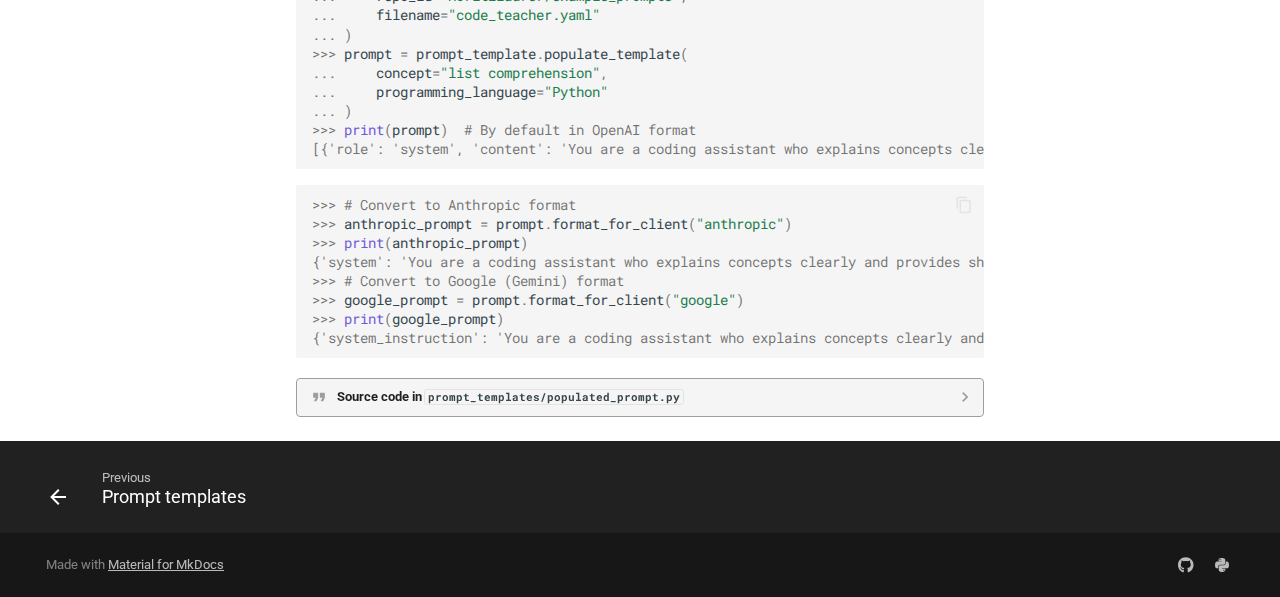
<file: reference/populated_prompt/index.html>
<!doctype html>
<html lang="en" class="no-js">
  <head>
    
      <meta charset="utf-8">
      <meta name="viewport" content="width=device-width,initial-scale=1">
      
        <meta name="description" content="A library for working with prompt templates locally or on the Hugging Face Hub">
      
      
      
        <link rel="canonical" href="https://moritzlaurer.github.io/prompt_templates/reference/populated_prompt/">
      
      
        <link rel="prev" href="../prompt_templates/">
      
      
      
      <link rel="icon" href="../../assets/images/favicon.png">
      <meta name="generator" content="mkdocs-1.6.1, mkdocs-material-9.5.49">
    
    
      
        <title>Populated prompt - Prompt Templates</title>
      
    
    
      <link rel="stylesheet" href="../../assets/stylesheets/main.6f8fc17f.min.css">
      
        
        <link rel="stylesheet" href="../../assets/stylesheets/palette.06af60db.min.css">
      
      


    
    
      
    
    
      
        
        
        <link rel="preconnect" href="https://fonts.gstatic.com" crossorigin>
        <link rel="stylesheet" href="https://fonts.googleapis.com/css?family=Roboto:300,300i,400,400i,700,700i%7CRoboto+Mono:400,400i,700,700i&display=fallback">
        <style>:root{--md-text-font:"Roboto";--md-code-font:"Roboto Mono"}</style>
      
    
    
      <link rel="stylesheet" href="../../assets/_mkdocstrings.css">
    
      <link rel="stylesheet" href="../../stylesheets/extra.css">
    
    <script>__md_scope=new URL("../..",location),__md_hash=e=>[...e].reduce(((e,_)=>(e<<5)-e+_.charCodeAt(0)),0),__md_get=(e,_=localStorage,t=__md_scope)=>JSON.parse(_.getItem(t.pathname+"."+e)),__md_set=(e,_,t=localStorage,a=__md_scope)=>{try{t.setItem(a.pathname+"."+e,JSON.stringify(_))}catch(e){}}</script>
    
      

    
    
    
  </head>
  
  
    
    
      
    
    
    
    
    <body dir="ltr" data-md-color-scheme="default" data-md-color-primary="custom" data-md-color-accent="custom">
  
    
    <input class="md-toggle" data-md-toggle="drawer" type="checkbox" id="__drawer" autocomplete="off">
    <input class="md-toggle" data-md-toggle="search" type="checkbox" id="__search" autocomplete="off">
    <label class="md-overlay" for="__drawer"></label>
    <div data-md-component="skip">
      
        
        <a href="#populated-prompt" class="md-skip">
          Skip to content
        </a>
      
    </div>
    <div data-md-component="announce">
      
    </div>
    
    
      

<header class="md-header" data-md-component="header">
  <nav class="md-header__inner md-grid" aria-label="Header">
    <a href="../.." title="Prompt Templates" class="md-header__button md-logo" aria-label="Prompt Templates" data-md-component="logo">
      
  
  <svg xmlns="http://www.w3.org/2000/svg" viewBox="0 0 24 24"><path d="M12 8a3 3 0 0 0 3-3 3 3 0 0 0-3-3 3 3 0 0 0-3 3 3 3 0 0 0 3 3m0 3.54C9.64 9.35 6.5 8 3 8v11c3.5 0 6.64 1.35 9 3.54 2.36-2.19 5.5-3.54 9-3.54V8c-3.5 0-6.64 1.35-9 3.54"/></svg>

    </a>
    <label class="md-header__button md-icon" for="__drawer">
      
      <svg xmlns="http://www.w3.org/2000/svg" viewBox="0 0 24 24"><path d="M3 6h18v2H3zm0 5h18v2H3zm0 5h18v2H3z"/></svg>
    </label>
    <div class="md-header__title" data-md-component="header-title">
      <div class="md-header__ellipsis">
        <div class="md-header__topic">
          <span class="md-ellipsis">
            Prompt Templates
          </span>
        </div>
        <div class="md-header__topic" data-md-component="header-topic">
          <span class="md-ellipsis">
            
              Populated prompt
            
          </span>
        </div>
      </div>
    </div>
    
      
        <form class="md-header__option" data-md-component="palette">
  
    
    
    
    <input class="md-option" data-md-color-media="(prefers-color-scheme: light)" data-md-color-scheme="default" data-md-color-primary="custom" data-md-color-accent="custom"  aria-label="Switch to dark mode"  type="radio" name="__palette" id="__palette_0">
    
      <label class="md-header__button md-icon" title="Switch to dark mode" for="__palette_1" hidden>
        <svg xmlns="http://www.w3.org/2000/svg" viewBox="0 0 24 24"><path d="M12 8a4 4 0 0 0-4 4 4 4 0 0 0 4 4 4 4 0 0 0 4-4 4 4 0 0 0-4-4m0 10a6 6 0 0 1-6-6 6 6 0 0 1 6-6 6 6 0 0 1 6 6 6 6 0 0 1-6 6m8-9.31V4h-4.69L12 .69 8.69 4H4v4.69L.69 12 4 15.31V20h4.69L12 23.31 15.31 20H20v-4.69L23.31 12z"/></svg>
      </label>
    
  
    
    
    
    <input class="md-option" data-md-color-media="(prefers-color-scheme: dark)" data-md-color-scheme="slate" data-md-color-primary="custom" data-md-color-accent="custom"  aria-label="Switch to light mode"  type="radio" name="__palette" id="__palette_1">
    
      <label class="md-header__button md-icon" title="Switch to light mode" for="__palette_0" hidden>
        <svg xmlns="http://www.w3.org/2000/svg" viewBox="0 0 24 24"><path d="M12 18c-.89 0-1.74-.2-2.5-.55C11.56 16.5 13 14.42 13 12s-1.44-4.5-3.5-5.45C10.26 6.2 11.11 6 12 6a6 6 0 0 1 6 6 6 6 0 0 1-6 6m8-9.31V4h-4.69L12 .69 8.69 4H4v4.69L.69 12 4 15.31V20h4.69L12 23.31 15.31 20H20v-4.69L23.31 12z"/></svg>
      </label>
    
  
</form>
      
    
    
      <script>var palette=__md_get("__palette");if(palette&&palette.color){if("(prefers-color-scheme)"===palette.color.media){var media=matchMedia("(prefers-color-scheme: light)"),input=document.querySelector(media.matches?"[data-md-color-media='(prefers-color-scheme: light)']":"[data-md-color-media='(prefers-color-scheme: dark)']");palette.color.media=input.getAttribute("data-md-color-media"),palette.color.scheme=input.getAttribute("data-md-color-scheme"),palette.color.primary=input.getAttribute("data-md-color-primary"),palette.color.accent=input.getAttribute("data-md-color-accent")}for(var[key,value]of Object.entries(palette.color))document.body.setAttribute("data-md-color-"+key,value)}</script>
    
    
    
      <label class="md-header__button md-icon" for="__search">
        
        <svg xmlns="http://www.w3.org/2000/svg" viewBox="0 0 24 24"><path d="M9.5 3A6.5 6.5 0 0 1 16 9.5c0 1.61-.59 3.09-1.56 4.23l.27.27h.79l5 5-1.5 1.5-5-5v-.79l-.27-.27A6.52 6.52 0 0 1 9.5 16 6.5 6.5 0 0 1 3 9.5 6.5 6.5 0 0 1 9.5 3m0 2C7 5 5 7 5 9.5S7 14 9.5 14 14 12 14 9.5 12 5 9.5 5"/></svg>
      </label>
      <div class="md-search" data-md-component="search" role="dialog">
  <label class="md-search__overlay" for="__search"></label>
  <div class="md-search__inner" role="search">
    <form class="md-search__form" name="search">
      <input type="text" class="md-search__input" name="query" aria-label="Search" placeholder="Search" autocapitalize="off" autocorrect="off" autocomplete="off" spellcheck="false" data-md-component="search-query" required>
      <label class="md-search__icon md-icon" for="__search">
        
        <svg xmlns="http://www.w3.org/2000/svg" viewBox="0 0 24 24"><path d="M9.5 3A6.5 6.5 0 0 1 16 9.5c0 1.61-.59 3.09-1.56 4.23l.27.27h.79l5 5-1.5 1.5-5-5v-.79l-.27-.27A6.52 6.52 0 0 1 9.5 16 6.5 6.5 0 0 1 3 9.5 6.5 6.5 0 0 1 9.5 3m0 2C7 5 5 7 5 9.5S7 14 9.5 14 14 12 14 9.5 12 5 9.5 5"/></svg>
        
        <svg xmlns="http://www.w3.org/2000/svg" viewBox="0 0 24 24"><path d="M20 11v2H8l5.5 5.5-1.42 1.42L4.16 12l7.92-7.92L13.5 5.5 8 11z"/></svg>
      </label>
      <nav class="md-search__options" aria-label="Search">
        
        <button type="reset" class="md-search__icon md-icon" title="Clear" aria-label="Clear" tabindex="-1">
          
          <svg xmlns="http://www.w3.org/2000/svg" viewBox="0 0 24 24"><path d="M19 6.41 17.59 5 12 10.59 6.41 5 5 6.41 10.59 12 5 17.59 6.41 19 12 13.41 17.59 19 19 17.59 13.41 12z"/></svg>
        </button>
      </nav>
      
        <div class="md-search__suggest" data-md-component="search-suggest"></div>
      
    </form>
    <div class="md-search__output">
      <div class="md-search__scrollwrap" tabindex="0" data-md-scrollfix>
        <div class="md-search-result" data-md-component="search-result">
          <div class="md-search-result__meta">
            Initializing search
          </div>
          <ol class="md-search-result__list" role="presentation"></ol>
        </div>
      </div>
    </div>
  </div>
</div>
    
    
      <div class="md-header__source">
        <a href="https://github.com/MoritzLaurer/prompt_templates" title="Go to repository" class="md-source" data-md-component="source">
  <div class="md-source__icon md-icon">
    
    <svg xmlns="http://www.w3.org/2000/svg" viewBox="0 0 496 512"><!--! Font Awesome Free 6.7.1 by @fontawesome - https://fontawesome.com License - https://fontawesome.com/license/free (Icons: CC BY 4.0, Fonts: SIL OFL 1.1, Code: MIT License) Copyright 2024 Fonticons, Inc.--><path d="M165.9 397.4c0 2-2.3 3.6-5.2 3.6-3.3.3-5.6-1.3-5.6-3.6 0-2 2.3-3.6 5.2-3.6 3-.3 5.6 1.3 5.6 3.6m-31.1-4.5c-.7 2 1.3 4.3 4.3 4.9 2.6 1 5.6 0 6.2-2s-1.3-4.3-4.3-5.2c-2.6-.7-5.5.3-6.2 2.3m44.2-1.7c-2.9.7-4.9 2.6-4.6 4.9.3 2 2.9 3.3 5.9 2.6 2.9-.7 4.9-2.6 4.6-4.6-.3-1.9-3-3.2-5.9-2.9M244.8 8C106.1 8 0 113.3 0 252c0 110.9 69.8 205.8 169.5 239.2 12.8 2.3 17.3-5.6 17.3-12.1 0-6.2-.3-40.4-.3-61.4 0 0-70 15-84.7-29.8 0 0-11.4-29.1-27.8-36.6 0 0-22.9-15.7 1.6-15.4 0 0 24.9 2 38.6 25.8 21.9 38.6 58.6 27.5 72.9 20.9 2.3-16 8.8-27.1 16-33.7-55.9-6.2-112.3-14.3-112.3-110.5 0-27.5 7.6-41.3 23.6-58.9-2.6-6.5-11.1-33.3 2.6-67.9 20.9-6.5 69 27 69 27 20-5.6 41.5-8.5 62.8-8.5s42.8 2.9 62.8 8.5c0 0 48.1-33.6 69-27 13.7 34.7 5.2 61.4 2.6 67.9 16 17.7 25.8 31.5 25.8 58.9 0 96.5-58.9 104.2-114.8 110.5 9.2 7.9 17 22.9 17 46.4 0 33.7-.3 75.4-.3 83.6 0 6.5 4.6 14.4 17.3 12.1C428.2 457.8 496 362.9 496 252 496 113.3 383.5 8 244.8 8M97.2 352.9c-1.3 1-1 3.3.7 5.2 1.6 1.6 3.9 2.3 5.2 1 1.3-1 1-3.3-.7-5.2-1.6-1.6-3.9-2.3-5.2-1m-10.8-8.1c-.7 1.3.3 2.9 2.3 3.9 1.6 1 3.6.7 4.3-.7.7-1.3-.3-2.9-2.3-3.9-2-.6-3.6-.3-4.3.7m32.4 35.6c-1.6 1.3-1 4.3 1.3 6.2 2.3 2.3 5.2 2.6 6.5 1 1.3-1.3.7-4.3-1.3-6.2-2.2-2.3-5.2-2.6-6.5-1m-11.4-14.7c-1.6 1-1.6 3.6 0 5.9s4.3 3.3 5.6 2.3c1.6-1.3 1.6-3.9 0-6.2-1.4-2.3-4-3.3-5.6-2"/></svg>
  </div>
  <div class="md-source__repository">
    moritzlaurer/prompt_templates
  </div>
</a>
      </div>
    
  </nav>
  
</header>
    
    <div class="md-container" data-md-component="container">
      
      
        
          
            
<nav class="md-tabs" aria-label="Tabs" data-md-component="tabs">
  <div class="md-grid">
    <ul class="md-tabs__list">
      
        
  
  
  
    
    
      <li class="md-tabs__item">
        <a href="../.." class="md-tabs__link">
          
  
    
  
  Home

        </a>
      </li>
    
  

      
        
  
  
    
  
  
    
    
      <li class="md-tabs__item md-tabs__item--active">
        <a href="../loaders/" class="md-tabs__link">
          
  
    
  
  API Reference

        </a>
      </li>
    
  

      
    </ul>
  </div>
</nav>
          
        
      
      <main class="md-main" data-md-component="main">
        <div class="md-main__inner md-grid">
          
            
              
              <div class="md-sidebar md-sidebar--primary" data-md-component="sidebar" data-md-type="navigation" >
                <div class="md-sidebar__scrollwrap">
                  <div class="md-sidebar__inner">
                    


  


<nav class="md-nav md-nav--primary md-nav--lifted" aria-label="Navigation" data-md-level="0">
  <label class="md-nav__title" for="__drawer">
    <a href="../.." title="Prompt Templates" class="md-nav__button md-logo" aria-label="Prompt Templates" data-md-component="logo">
      
  
  <svg xmlns="http://www.w3.org/2000/svg" viewBox="0 0 24 24"><path d="M12 8a3 3 0 0 0 3-3 3 3 0 0 0-3-3 3 3 0 0 0-3 3 3 3 0 0 0 3 3m0 3.54C9.64 9.35 6.5 8 3 8v11c3.5 0 6.64 1.35 9 3.54 2.36-2.19 5.5-3.54 9-3.54V8c-3.5 0-6.64 1.35-9 3.54"/></svg>

    </a>
    Prompt Templates
  </label>
  
    <div class="md-nav__source">
      <a href="https://github.com/MoritzLaurer/prompt_templates" title="Go to repository" class="md-source" data-md-component="source">
  <div class="md-source__icon md-icon">
    
    <svg xmlns="http://www.w3.org/2000/svg" viewBox="0 0 496 512"><!--! Font Awesome Free 6.7.1 by @fontawesome - https://fontawesome.com License - https://fontawesome.com/license/free (Icons: CC BY 4.0, Fonts: SIL OFL 1.1, Code: MIT License) Copyright 2024 Fonticons, Inc.--><path d="M165.9 397.4c0 2-2.3 3.6-5.2 3.6-3.3.3-5.6-1.3-5.6-3.6 0-2 2.3-3.6 5.2-3.6 3-.3 5.6 1.3 5.6 3.6m-31.1-4.5c-.7 2 1.3 4.3 4.3 4.9 2.6 1 5.6 0 6.2-2s-1.3-4.3-4.3-5.2c-2.6-.7-5.5.3-6.2 2.3m44.2-1.7c-2.9.7-4.9 2.6-4.6 4.9.3 2 2.9 3.3 5.9 2.6 2.9-.7 4.9-2.6 4.6-4.6-.3-1.9-3-3.2-5.9-2.9M244.8 8C106.1 8 0 113.3 0 252c0 110.9 69.8 205.8 169.5 239.2 12.8 2.3 17.3-5.6 17.3-12.1 0-6.2-.3-40.4-.3-61.4 0 0-70 15-84.7-29.8 0 0-11.4-29.1-27.8-36.6 0 0-22.9-15.7 1.6-15.4 0 0 24.9 2 38.6 25.8 21.9 38.6 58.6 27.5 72.9 20.9 2.3-16 8.8-27.1 16-33.7-55.9-6.2-112.3-14.3-112.3-110.5 0-27.5 7.6-41.3 23.6-58.9-2.6-6.5-11.1-33.3 2.6-67.9 20.9-6.5 69 27 69 27 20-5.6 41.5-8.5 62.8-8.5s42.8 2.9 62.8 8.5c0 0 48.1-33.6 69-27 13.7 34.7 5.2 61.4 2.6 67.9 16 17.7 25.8 31.5 25.8 58.9 0 96.5-58.9 104.2-114.8 110.5 9.2 7.9 17 22.9 17 46.4 0 33.7-.3 75.4-.3 83.6 0 6.5 4.6 14.4 17.3 12.1C428.2 457.8 496 362.9 496 252 496 113.3 383.5 8 244.8 8M97.2 352.9c-1.3 1-1 3.3.7 5.2 1.6 1.6 3.9 2.3 5.2 1 1.3-1 1-3.3-.7-5.2-1.6-1.6-3.9-2.3-5.2-1m-10.8-8.1c-.7 1.3.3 2.9 2.3 3.9 1.6 1 3.6.7 4.3-.7.7-1.3-.3-2.9-2.3-3.9-2-.6-3.6-.3-4.3.7m32.4 35.6c-1.6 1.3-1 4.3 1.3 6.2 2.3 2.3 5.2 2.6 6.5 1 1.3-1.3.7-4.3-1.3-6.2-2.2-2.3-5.2-2.6-6.5-1m-11.4-14.7c-1.6 1-1.6 3.6 0 5.9s4.3 3.3 5.6 2.3c1.6-1.3 1.6-3.9 0-6.2-1.4-2.3-4-3.3-5.6-2"/></svg>
  </div>
  <div class="md-source__repository">
    moritzlaurer/prompt_templates
  </div>
</a>
    </div>
  
  <ul class="md-nav__list" data-md-scrollfix>
    
      
      
  
  
  
  
    
    
      
        
          
        
      
        
      
        
      
    
    
      
      
        
      
    
    
    <li class="md-nav__item md-nav__item--nested">
      
        
        
        <input class="md-nav__toggle md-toggle " type="checkbox" id="__nav_1" >
        
          
          
          <div class="md-nav__link md-nav__container">
            <a href="../.." class="md-nav__link ">
              
  
  <span class="md-ellipsis">
    Home
  </span>
  

            </a>
            
              
              <label class="md-nav__link " for="__nav_1" id="__nav_1_label" tabindex="0">
                <span class="md-nav__icon md-icon"></span>
              </label>
            
          </div>
        
        <nav class="md-nav" data-md-level="1" aria-labelledby="__nav_1_label" aria-expanded="false">
          <label class="md-nav__title" for="__nav_1">
            <span class="md-nav__icon md-icon"></span>
            Home
          </label>
          <ul class="md-nav__list" data-md-scrollfix>
            
              
            
              
                
  
  
  
  
    <li class="md-nav__item">
      <a href="../../standard_prompt_format/" class="md-nav__link">
        
  
  <span class="md-ellipsis">
    Standard Prompt Format
  </span>
  

      </a>
    </li>
  

              
            
              
                
  
  
  
  
    <li class="md-nav__item">
      <a href="../../repo_types_examples/" class="md-nav__link">
        
  
  <span class="md-ellipsis">
    HF Hub Repo Types
  </span>
  

      </a>
    </li>
  

              
            
          </ul>
        </nav>
      
    </li>
  

    
      
      
  
  
    
  
  
  
    
    
      
        
      
        
      
        
      
    
    
      
        
        
      
      
        
      
    
    
    <li class="md-nav__item md-nav__item--active md-nav__item--section md-nav__item--nested">
      
        
        
        <input class="md-nav__toggle md-toggle " type="checkbox" id="__nav_2" checked>
        
          
          <label class="md-nav__link" for="__nav_2" id="__nav_2_label" tabindex="">
            
  
  <span class="md-ellipsis">
    API Reference
  </span>
  

            <span class="md-nav__icon md-icon"></span>
          </label>
        
        <nav class="md-nav" data-md-level="1" aria-labelledby="__nav_2_label" aria-expanded="true">
          <label class="md-nav__title" for="__nav_2">
            <span class="md-nav__icon md-icon"></span>
            API Reference
          </label>
          <ul class="md-nav__list" data-md-scrollfix>
            
              
                
  
  
  
  
    <li class="md-nav__item">
      <a href="../loaders/" class="md-nav__link">
        
  
  <span class="md-ellipsis">
    Downloading prompts and tools
  </span>
  

      </a>
    </li>
  

              
            
              
                
  
  
  
  
    <li class="md-nav__item">
      <a href="../prompt_templates/" class="md-nav__link">
        
  
  <span class="md-ellipsis">
    Prompt templates
  </span>
  

      </a>
    </li>
  

              
            
              
                
  
  
    
  
  
  
    <li class="md-nav__item md-nav__item--active">
      
      <input class="md-nav__toggle md-toggle" type="checkbox" id="__toc">
      
      
        
      
      
        <label class="md-nav__link md-nav__link--active" for="__toc">
          
  
  <span class="md-ellipsis">
    Populated prompt
  </span>
  

          <span class="md-nav__icon md-icon"></span>
        </label>
      
      <a href="./" class="md-nav__link md-nav__link--active">
        
  
  <span class="md-ellipsis">
    Populated prompt
  </span>
  

      </a>
      
        

<nav class="md-nav md-nav--secondary" aria-label="Table of contents">
  
  
  
    
  
  
    <label class="md-nav__title" for="__toc">
      <span class="md-nav__icon md-icon"></span>
      Table of contents
    </label>
    <ul class="md-nav__list" data-md-component="toc" data-md-scrollfix>
      
        <li class="md-nav__item">
  <a href="#prompt_templates.populated_prompt" class="md-nav__link">
    <span class="md-ellipsis">
      populated_prompt
    </span>
  </a>
  
    <nav class="md-nav" aria-label="populated_prompt">
      <ul class="md-nav__list">
        
          <li class="md-nav__item">
  <a href="#prompt_templates.populated_prompt.PopulatedPrompt" class="md-nav__link">
    <span class="md-ellipsis">
      PopulatedPrompt
    </span>
  </a>
  
    <nav class="md-nav" aria-label="PopulatedPrompt">
      <ul class="md-nav__list">
        
          <li class="md-nav__item">
  <a href="#prompt_templates.populated_prompt.PopulatedPrompt.to_dict" class="md-nav__link">
    <span class="md-ellipsis">
      to_dict
    </span>
  </a>
  
</li>
        
          <li class="md-nav__item">
  <a href="#prompt_templates.populated_prompt.PopulatedPrompt.__getattr__" class="md-nav__link">
    <span class="md-ellipsis">
      __getattr__
    </span>
  </a>
  
</li>
        
          <li class="md-nav__item">
  <a href="#prompt_templates.populated_prompt.PopulatedPrompt.__getitem__" class="md-nav__link">
    <span class="md-ellipsis">
      __getitem__
    </span>
  </a>
  
</li>
        
          <li class="md-nav__item">
  <a href="#prompt_templates.populated_prompt.PopulatedPrompt.__iter__" class="md-nav__link">
    <span class="md-ellipsis">
      __iter__
    </span>
  </a>
  
</li>
        
          <li class="md-nav__item">
  <a href="#prompt_templates.populated_prompt.PopulatedPrompt.__len__" class="md-nav__link">
    <span class="md-ellipsis">
      __len__
    </span>
  </a>
  
</li>
        
          <li class="md-nav__item">
  <a href="#prompt_templates.populated_prompt.PopulatedPrompt.format_for_client" class="md-nav__link">
    <span class="md-ellipsis">
      format_for_client
    </span>
  </a>
  
</li>
        
      </ul>
    </nav>
  
</li>
        
      </ul>
    </nav>
  
</li>
      
    </ul>
  
</nav>
      
    </li>
  

              
            
          </ul>
        </nav>
      
    </li>
  

    
  </ul>
</nav>
                  </div>
                </div>
              </div>
            
            
              
              <div class="md-sidebar md-sidebar--secondary" data-md-component="sidebar" data-md-type="toc" >
                <div class="md-sidebar__scrollwrap">
                  <div class="md-sidebar__inner">
                    

<nav class="md-nav md-nav--secondary" aria-label="Table of contents">
  
  
  
    
  
  
    <label class="md-nav__title" for="__toc">
      <span class="md-nav__icon md-icon"></span>
      Table of contents
    </label>
    <ul class="md-nav__list" data-md-component="toc" data-md-scrollfix>
      
        <li class="md-nav__item">
  <a href="#prompt_templates.populated_prompt" class="md-nav__link">
    <span class="md-ellipsis">
      populated_prompt
    </span>
  </a>
  
    <nav class="md-nav" aria-label="populated_prompt">
      <ul class="md-nav__list">
        
          <li class="md-nav__item">
  <a href="#prompt_templates.populated_prompt.PopulatedPrompt" class="md-nav__link">
    <span class="md-ellipsis">
      PopulatedPrompt
    </span>
  </a>
  
    <nav class="md-nav" aria-label="PopulatedPrompt">
      <ul class="md-nav__list">
        
          <li class="md-nav__item">
  <a href="#prompt_templates.populated_prompt.PopulatedPrompt.to_dict" class="md-nav__link">
    <span class="md-ellipsis">
      to_dict
    </span>
  </a>
  
</li>
        
          <li class="md-nav__item">
  <a href="#prompt_templates.populated_prompt.PopulatedPrompt.__getattr__" class="md-nav__link">
    <span class="md-ellipsis">
      __getattr__
    </span>
  </a>
  
</li>
        
          <li class="md-nav__item">
  <a href="#prompt_templates.populated_prompt.PopulatedPrompt.__getitem__" class="md-nav__link">
    <span class="md-ellipsis">
      __getitem__
    </span>
  </a>
  
</li>
        
          <li class="md-nav__item">
  <a href="#prompt_templates.populated_prompt.PopulatedPrompt.__iter__" class="md-nav__link">
    <span class="md-ellipsis">
      __iter__
    </span>
  </a>
  
</li>
        
          <li class="md-nav__item">
  <a href="#prompt_templates.populated_prompt.PopulatedPrompt.__len__" class="md-nav__link">
    <span class="md-ellipsis">
      __len__
    </span>
  </a>
  
</li>
        
          <li class="md-nav__item">
  <a href="#prompt_templates.populated_prompt.PopulatedPrompt.format_for_client" class="md-nav__link">
    <span class="md-ellipsis">
      format_for_client
    </span>
  </a>
  
</li>
        
      </ul>
    </nav>
  
</li>
        
      </ul>
    </nav>
  
</li>
      
    </ul>
  
</nav>
                  </div>
                </div>
              </div>
            
          
          
            <div class="md-content" data-md-component="content">
              <article class="md-content__inner md-typeset">
                
                  

  
  


<h1 id="populated-prompt">Populated prompt</h1>
<p>This section documents the populated prompt class.</p>


<div class="doc doc-object doc-module">



<h2 id="prompt_templates.populated_prompt" class="doc doc-heading">
          <span class="doc doc-object-name doc-module-name">prompt_templates.populated_prompt</span>


</h2>

  <div class="doc doc-contents first">

  

  <div class="doc doc-children">








<div class="doc doc-object doc-class">



<h3 id="prompt_templates.populated_prompt.PopulatedPrompt" class="doc doc-heading">
          <span class="doc doc-object-name doc-class-name">PopulatedPrompt</span>

  
  <span class="doc doc-labels">
      <small class="doc doc-label doc-label-dataclass"><code>dataclass</code></small>
  </span>

</h3>


  <div class="doc doc-contents ">

  
      <p>A class representing a populated prompt that can be formatted for different LLM clients.</p>
<p>This class serves two main purposes:
1. Store populated prompts (either in simple text or chat format)
2. Convert chat prompts between different LLM client formats (e.g., OpenAI, Anthropic)</p>
<p>The class handles two types of content:
* <strong>Text prompts</strong>: Simple strings that can be used directly with any LLM
* <strong>Chat prompts</strong>: Lists or Dicts of messages that are compatible with the format expected by different LLM clients</p>



  <p><strong>Attributes:</strong></p>
  <table>
    <thead>
      <tr>
        <th>Name</th>
        <th>Type</th>
        <th>Description</th>
      </tr>
    </thead>
    <tbody>
        <tr>
          <td><code><span title="prompt_templates.populated_prompt.PopulatedPrompt._content">_content</span></code></td>
          <td>
                <code><span title="typing.Union">Union</span>[str, <span title="typing.List">List</span>[<span title="typing.Dict">Dict</span>[str, <span title="typing.Any">Any</span>]], <span title="typing.Dict">Dict</span>[str, <span title="typing.Any">Any</span>]]</code>
          </td>
          <td>
            <div class="doc-md-description">
              <p>The populated prompt content, either as a string or a list of message dictionaries.</p>
            </div>
          </td>
        </tr>
    </tbody>
  </table>

<details class="access" open>
  <summary>Access</summary>
  <p>You can access individual elements of a PopulatedPrompt instance using standard indexing or key access,
i.e. you can use <code>prompt[index]</code> or <code>prompt[key]</code>.</p>
</details>


<p><strong>Examples:</strong></p>
    <div class="highlight"><pre><span></span><code><a id="__codelineno-0-1" name="__codelineno-0-1" href="#__codelineno-0-1"></a><span class="gp">&gt;&gt;&gt; </span><span class="kn">from</span> <span class="nn">prompt_templates</span> <span class="kn">import</span> <span class="n">PromptTemplateLoader</span>
<a id="__codelineno-0-2" name="__codelineno-0-2" href="#__codelineno-0-2"></a><span class="gp">&gt;&gt;&gt; </span><span class="n">prompt_template</span> <span class="o">=</span> <span class="n">PromptTemplateLoader</span><span class="o">.</span><span class="n">from_hub</span><span class="p">(</span>
<a id="__codelineno-0-3" name="__codelineno-0-3" href="#__codelineno-0-3"></a><span class="gp">... </span>    <span class="n">repo_id</span><span class="o">=</span><span class="s2">&quot;MoritzLaurer/example_prompts&quot;</span><span class="p">,</span>
<a id="__codelineno-0-4" name="__codelineno-0-4" href="#__codelineno-0-4"></a><span class="gp">... </span>    <span class="n">filename</span><span class="o">=</span><span class="s2">&quot;code_teacher.yaml&quot;</span>
<a id="__codelineno-0-5" name="__codelineno-0-5" href="#__codelineno-0-5"></a><span class="gp">... </span><span class="p">)</span>
<a id="__codelineno-0-6" name="__codelineno-0-6" href="#__codelineno-0-6"></a><span class="gp">&gt;&gt;&gt; </span><span class="n">prompt</span> <span class="o">=</span> <span class="n">prompt_template</span><span class="o">.</span><span class="n">populate_template</span><span class="p">(</span>
<a id="__codelineno-0-7" name="__codelineno-0-7" href="#__codelineno-0-7"></a><span class="gp">... </span>    <span class="n">concept</span><span class="o">=</span><span class="s2">&quot;list comprehension&quot;</span><span class="p">,</span>
<a id="__codelineno-0-8" name="__codelineno-0-8" href="#__codelineno-0-8"></a><span class="gp">... </span>    <span class="n">programming_language</span><span class="o">=</span><span class="s2">&quot;Python&quot;</span>
<a id="__codelineno-0-9" name="__codelineno-0-9" href="#__codelineno-0-9"></a><span class="gp">... </span><span class="p">)</span>
<a id="__codelineno-0-10" name="__codelineno-0-10" href="#__codelineno-0-10"></a><span class="gp">&gt;&gt;&gt; </span><span class="nb">print</span><span class="p">(</span><span class="n">prompt</span><span class="p">)</span>
<a id="__codelineno-0-11" name="__codelineno-0-11" href="#__codelineno-0-11"></a><span class="go">[{&#39;role&#39;: &#39;system&#39;, &#39;content&#39;: &#39;You are a coding assistant who explains concepts clearly and provides short examples.&#39;}, {&#39;role&#39;: &#39;user&#39;, &#39;content&#39;: &#39;Explain what list comprehension is in Python.&#39;}]</span>
</code></pre></div>
    <p>You can also access individual elements of the prompt like with standard lists and dicts:</p>
    <div class="highlight"><pre><span></span><code><a id="__codelineno-0-1" name="__codelineno-0-1" href="#__codelineno-0-1"></a><span class="gp">&gt;&gt;&gt; </span><span class="nb">print</span><span class="p">(</span><span class="n">prompt</span><span class="p">[</span><span class="mi">0</span><span class="p">][</span><span class="s2">&quot;content&quot;</span><span class="p">])</span>
<a id="__codelineno-0-2" name="__codelineno-0-2" href="#__codelineno-0-2"></a><span class="go">&#39;You are a coding assistant who explains concepts clearly and provides short examples.&#39;</span>
</code></pre></div>

            <details class="quote">
              <summary>Source code in <code>prompt_templates/populated_prompt.py</code></summary>
              <div class="highlight"><table class="highlighttable"><tr><td class="linenos"><div class="linenodiv"><pre><span></span><span class="normal"><a href="#__codelineno-0-8">  8</a></span>
<span class="normal"><a href="#__codelineno-0-9">  9</a></span>
<span class="normal"><a href="#__codelineno-0-10"> 10</a></span>
<span class="normal"><a href="#__codelineno-0-11"> 11</a></span>
<span class="normal"><a href="#__codelineno-0-12"> 12</a></span>
<span class="normal"><a href="#__codelineno-0-13"> 13</a></span>
<span class="normal"><a href="#__codelineno-0-14"> 14</a></span>
<span class="normal"><a href="#__codelineno-0-15"> 15</a></span>
<span class="normal"><a href="#__codelineno-0-16"> 16</a></span>
<span class="normal"><a href="#__codelineno-0-17"> 17</a></span>
<span class="normal"><a href="#__codelineno-0-18"> 18</a></span>
<span class="normal"><a href="#__codelineno-0-19"> 19</a></span>
<span class="normal"><a href="#__codelineno-0-20"> 20</a></span>
<span class="normal"><a href="#__codelineno-0-21"> 21</a></span>
<span class="normal"><a href="#__codelineno-0-22"> 22</a></span>
<span class="normal"><a href="#__codelineno-0-23"> 23</a></span>
<span class="normal"><a href="#__codelineno-0-24"> 24</a></span>
<span class="normal"><a href="#__codelineno-0-25"> 25</a></span>
<span class="normal"><a href="#__codelineno-0-26"> 26</a></span>
<span class="normal"><a href="#__codelineno-0-27"> 27</a></span>
<span class="normal"><a href="#__codelineno-0-28"> 28</a></span>
<span class="normal"><a href="#__codelineno-0-29"> 29</a></span>
<span class="normal"><a href="#__codelineno-0-30"> 30</a></span>
<span class="normal"><a href="#__codelineno-0-31"> 31</a></span>
<span class="normal"><a href="#__codelineno-0-32"> 32</a></span>
<span class="normal"><a href="#__codelineno-0-33"> 33</a></span>
<span class="normal"><a href="#__codelineno-0-34"> 34</a></span>
<span class="normal"><a href="#__codelineno-0-35"> 35</a></span>
<span class="normal"><a href="#__codelineno-0-36"> 36</a></span>
<span class="normal"><a href="#__codelineno-0-37"> 37</a></span>
<span class="normal"><a href="#__codelineno-0-38"> 38</a></span>
<span class="normal"><a href="#__codelineno-0-39"> 39</a></span>
<span class="normal"><a href="#__codelineno-0-40"> 40</a></span>
<span class="normal"><a href="#__codelineno-0-41"> 41</a></span>
<span class="normal"><a href="#__codelineno-0-42"> 42</a></span>
<span class="normal"><a href="#__codelineno-0-43"> 43</a></span>
<span class="normal"><a href="#__codelineno-0-44"> 44</a></span>
<span class="normal"><a href="#__codelineno-0-45"> 45</a></span>
<span class="normal"><a href="#__codelineno-0-46"> 46</a></span>
<span class="normal"><a href="#__codelineno-0-47"> 47</a></span>
<span class="normal"><a href="#__codelineno-0-48"> 48</a></span>
<span class="normal"><a href="#__codelineno-0-49"> 49</a></span>
<span class="normal"><a href="#__codelineno-0-50"> 50</a></span>
<span class="normal"><a href="#__codelineno-0-51"> 51</a></span>
<span class="normal"><a href="#__codelineno-0-52"> 52</a></span>
<span class="normal"><a href="#__codelineno-0-53"> 53</a></span>
<span class="normal"><a href="#__codelineno-0-54"> 54</a></span>
<span class="normal"><a href="#__codelineno-0-55"> 55</a></span>
<span class="normal"><a href="#__codelineno-0-56"> 56</a></span>
<span class="normal"><a href="#__codelineno-0-57"> 57</a></span>
<span class="normal"><a href="#__codelineno-0-58"> 58</a></span>
<span class="normal"><a href="#__codelineno-0-59"> 59</a></span>
<span class="normal"><a href="#__codelineno-0-60"> 60</a></span>
<span class="normal"><a href="#__codelineno-0-61"> 61</a></span>
<span class="normal"><a href="#__codelineno-0-62"> 62</a></span>
<span class="normal"><a href="#__codelineno-0-63"> 63</a></span>
<span class="normal"><a href="#__codelineno-0-64"> 64</a></span>
<span class="normal"><a href="#__codelineno-0-65"> 65</a></span>
<span class="normal"><a href="#__codelineno-0-66"> 66</a></span>
<span class="normal"><a href="#__codelineno-0-67"> 67</a></span>
<span class="normal"><a href="#__codelineno-0-68"> 68</a></span>
<span class="normal"><a href="#__codelineno-0-69"> 69</a></span>
<span class="normal"><a href="#__codelineno-0-70"> 70</a></span>
<span class="normal"><a href="#__codelineno-0-71"> 71</a></span>
<span class="normal"><a href="#__codelineno-0-72"> 72</a></span>
<span class="normal"><a href="#__codelineno-0-73"> 73</a></span>
<span class="normal"><a href="#__codelineno-0-74"> 74</a></span>
<span class="normal"><a href="#__codelineno-0-75"> 75</a></span>
<span class="normal"><a href="#__codelineno-0-76"> 76</a></span>
<span class="normal"><a href="#__codelineno-0-77"> 77</a></span>
<span class="normal"><a href="#__codelineno-0-78"> 78</a></span>
<span class="normal"><a href="#__codelineno-0-79"> 79</a></span>
<span class="normal"><a href="#__codelineno-0-80"> 80</a></span>
<span class="normal"><a href="#__codelineno-0-81"> 81</a></span>
<span class="normal"><a href="#__codelineno-0-82"> 82</a></span>
<span class="normal"><a href="#__codelineno-0-83"> 83</a></span>
<span class="normal"><a href="#__codelineno-0-84"> 84</a></span>
<span class="normal"><a href="#__codelineno-0-85"> 85</a></span>
<span class="normal"><a href="#__codelineno-0-86"> 86</a></span>
<span class="normal"><a href="#__codelineno-0-87"> 87</a></span>
<span class="normal"><a href="#__codelineno-0-88"> 88</a></span>
<span class="normal"><a href="#__codelineno-0-89"> 89</a></span>
<span class="normal"><a href="#__codelineno-0-90"> 90</a></span>
<span class="normal"><a href="#__codelineno-0-91"> 91</a></span>
<span class="normal"><a href="#__codelineno-0-92"> 92</a></span>
<span class="normal"><a href="#__codelineno-0-93"> 93</a></span>
<span class="normal"><a href="#__codelineno-0-94"> 94</a></span>
<span class="normal"><a href="#__codelineno-0-95"> 95</a></span>
<span class="normal"><a href="#__codelineno-0-96"> 96</a></span>
<span class="normal"><a href="#__codelineno-0-97"> 97</a></span>
<span class="normal"><a href="#__codelineno-0-98"> 98</a></span>
<span class="normal"><a href="#__codelineno-0-99"> 99</a></span>
<span class="normal"><a href="#__codelineno-0-100">100</a></span>
<span class="normal"><a href="#__codelineno-0-101">101</a></span>
<span class="normal"><a href="#__codelineno-0-102">102</a></span>
<span class="normal"><a href="#__codelineno-0-103">103</a></span>
<span class="normal"><a href="#__codelineno-0-104">104</a></span>
<span class="normal"><a href="#__codelineno-0-105">105</a></span>
<span class="normal"><a href="#__codelineno-0-106">106</a></span>
<span class="normal"><a href="#__codelineno-0-107">107</a></span>
<span class="normal"><a href="#__codelineno-0-108">108</a></span>
<span class="normal"><a href="#__codelineno-0-109">109</a></span>
<span class="normal"><a href="#__codelineno-0-110">110</a></span>
<span class="normal"><a href="#__codelineno-0-111">111</a></span>
<span class="normal"><a href="#__codelineno-0-112">112</a></span>
<span class="normal"><a href="#__codelineno-0-113">113</a></span>
<span class="normal"><a href="#__codelineno-0-114">114</a></span>
<span class="normal"><a href="#__codelineno-0-115">115</a></span>
<span class="normal"><a href="#__codelineno-0-116">116</a></span>
<span class="normal"><a href="#__codelineno-0-117">117</a></span>
<span class="normal"><a href="#__codelineno-0-118">118</a></span>
<span class="normal"><a href="#__codelineno-0-119">119</a></span>
<span class="normal"><a href="#__codelineno-0-120">120</a></span>
<span class="normal"><a href="#__codelineno-0-121">121</a></span>
<span class="normal"><a href="#__codelineno-0-122">122</a></span>
<span class="normal"><a href="#__codelineno-0-123">123</a></span>
<span class="normal"><a href="#__codelineno-0-124">124</a></span>
<span class="normal"><a href="#__codelineno-0-125">125</a></span>
<span class="normal"><a href="#__codelineno-0-126">126</a></span>
<span class="normal"><a href="#__codelineno-0-127">127</a></span>
<span class="normal"><a href="#__codelineno-0-128">128</a></span>
<span class="normal"><a href="#__codelineno-0-129">129</a></span>
<span class="normal"><a href="#__codelineno-0-130">130</a></span>
<span class="normal"><a href="#__codelineno-0-131">131</a></span>
<span class="normal"><a href="#__codelineno-0-132">132</a></span>
<span class="normal"><a href="#__codelineno-0-133">133</a></span>
<span class="normal"><a href="#__codelineno-0-134">134</a></span>
<span class="normal"><a href="#__codelineno-0-135">135</a></span>
<span class="normal"><a href="#__codelineno-0-136">136</a></span>
<span class="normal"><a href="#__codelineno-0-137">137</a></span>
<span class="normal"><a href="#__codelineno-0-138">138</a></span>
<span class="normal"><a href="#__codelineno-0-139">139</a></span>
<span class="normal"><a href="#__codelineno-0-140">140</a></span>
<span class="normal"><a href="#__codelineno-0-141">141</a></span>
<span class="normal"><a href="#__codelineno-0-142">142</a></span>
<span class="normal"><a href="#__codelineno-0-143">143</a></span>
<span class="normal"><a href="#__codelineno-0-144">144</a></span>
<span class="normal"><a href="#__codelineno-0-145">145</a></span>
<span class="normal"><a href="#__codelineno-0-146">146</a></span>
<span class="normal"><a href="#__codelineno-0-147">147</a></span>
<span class="normal"><a href="#__codelineno-0-148">148</a></span>
<span class="normal"><a href="#__codelineno-0-149">149</a></span>
<span class="normal"><a href="#__codelineno-0-150">150</a></span>
<span class="normal"><a href="#__codelineno-0-151">151</a></span>
<span class="normal"><a href="#__codelineno-0-152">152</a></span>
<span class="normal"><a href="#__codelineno-0-153">153</a></span>
<span class="normal"><a href="#__codelineno-0-154">154</a></span>
<span class="normal"><a href="#__codelineno-0-155">155</a></span>
<span class="normal"><a href="#__codelineno-0-156">156</a></span>
<span class="normal"><a href="#__codelineno-0-157">157</a></span>
<span class="normal"><a href="#__codelineno-0-158">158</a></span>
<span class="normal"><a href="#__codelineno-0-159">159</a></span>
<span class="normal"><a href="#__codelineno-0-160">160</a></span>
<span class="normal"><a href="#__codelineno-0-161">161</a></span>
<span class="normal"><a href="#__codelineno-0-162">162</a></span>
<span class="normal"><a href="#__codelineno-0-163">163</a></span>
<span class="normal"><a href="#__codelineno-0-164">164</a></span>
<span class="normal"><a href="#__codelineno-0-165">165</a></span>
<span class="normal"><a href="#__codelineno-0-166">166</a></span>
<span class="normal"><a href="#__codelineno-0-167">167</a></span>
<span class="normal"><a href="#__codelineno-0-168">168</a></span>
<span class="normal"><a href="#__codelineno-0-169">169</a></span>
<span class="normal"><a href="#__codelineno-0-170">170</a></span>
<span class="normal"><a href="#__codelineno-0-171">171</a></span>
<span class="normal"><a href="#__codelineno-0-172">172</a></span>
<span class="normal"><a href="#__codelineno-0-173">173</a></span>
<span class="normal"><a href="#__codelineno-0-174">174</a></span>
<span class="normal"><a href="#__codelineno-0-175">175</a></span>
<span class="normal"><a href="#__codelineno-0-176">176</a></span>
<span class="normal"><a href="#__codelineno-0-177">177</a></span>
<span class="normal"><a href="#__codelineno-0-178">178</a></span>
<span class="normal"><a href="#__codelineno-0-179">179</a></span>
<span class="normal"><a href="#__codelineno-0-180">180</a></span>
<span class="normal"><a href="#__codelineno-0-181">181</a></span>
<span class="normal"><a href="#__codelineno-0-182">182</a></span>
<span class="normal"><a href="#__codelineno-0-183">183</a></span>
<span class="normal"><a href="#__codelineno-0-184">184</a></span>
<span class="normal"><a href="#__codelineno-0-185">185</a></span>
<span class="normal"><a href="#__codelineno-0-186">186</a></span>
<span class="normal"><a href="#__codelineno-0-187">187</a></span>
<span class="normal"><a href="#__codelineno-0-188">188</a></span>
<span class="normal"><a href="#__codelineno-0-189">189</a></span>
<span class="normal"><a href="#__codelineno-0-190">190</a></span>
<span class="normal"><a href="#__codelineno-0-191">191</a></span>
<span class="normal"><a href="#__codelineno-0-192">192</a></span>
<span class="normal"><a href="#__codelineno-0-193">193</a></span>
<span class="normal"><a href="#__codelineno-0-194">194</a></span>
<span class="normal"><a href="#__codelineno-0-195">195</a></span>
<span class="normal"><a href="#__codelineno-0-196">196</a></span>
<span class="normal"><a href="#__codelineno-0-197">197</a></span>
<span class="normal"><a href="#__codelineno-0-198">198</a></span>
<span class="normal"><a href="#__codelineno-0-199">199</a></span></pre></div></td><td class="code"><div><pre><span></span><code><a id="__codelineno-0-8" name="__codelineno-0-8"></a><span class="nd">@dataclass</span>
<a id="__codelineno-0-9" name="__codelineno-0-9"></a><span class="k">class</span> <span class="nc">PopulatedPrompt</span><span class="p">:</span>
<a id="__codelineno-0-10" name="__codelineno-0-10"></a><span class="w">    </span><span class="sd">&quot;&quot;&quot;A class representing a populated prompt that can be formatted for different LLM clients.</span>
<a id="__codelineno-0-11" name="__codelineno-0-11"></a>
<a id="__codelineno-0-12" name="__codelineno-0-12"></a><span class="sd">    This class serves two main purposes:</span>
<a id="__codelineno-0-13" name="__codelineno-0-13"></a><span class="sd">    1. Store populated prompts (either in simple text or chat format)</span>
<a id="__codelineno-0-14" name="__codelineno-0-14"></a><span class="sd">    2. Convert chat prompts between different LLM client formats (e.g., OpenAI, Anthropic)</span>
<a id="__codelineno-0-15" name="__codelineno-0-15"></a>
<a id="__codelineno-0-16" name="__codelineno-0-16"></a><span class="sd">    The class handles two types of content:</span>
<a id="__codelineno-0-17" name="__codelineno-0-17"></a><span class="sd">    * **Text prompts**: Simple strings that can be used directly with any LLM</span>
<a id="__codelineno-0-18" name="__codelineno-0-18"></a><span class="sd">    * **Chat prompts**: Lists or Dicts of messages that are compatible with the format expected by different LLM clients</span>
<a id="__codelineno-0-19" name="__codelineno-0-19"></a>
<a id="__codelineno-0-20" name="__codelineno-0-20"></a><span class="sd">    Attributes:</span>
<a id="__codelineno-0-21" name="__codelineno-0-21"></a><span class="sd">        _content: The populated prompt content, either as a string or a list of message dictionaries.</span>
<a id="__codelineno-0-22" name="__codelineno-0-22"></a>
<a id="__codelineno-0-23" name="__codelineno-0-23"></a><span class="sd">    Access:</span>
<a id="__codelineno-0-24" name="__codelineno-0-24"></a><span class="sd">        You can access individual elements of a PopulatedPrompt instance using standard indexing or key access,</span>
<a id="__codelineno-0-25" name="__codelineno-0-25"></a><span class="sd">        i.e. you can use `prompt[index]` or `prompt[key]`.</span>
<a id="__codelineno-0-26" name="__codelineno-0-26"></a>
<a id="__codelineno-0-27" name="__codelineno-0-27"></a><span class="sd">    Examples:</span>
<a id="__codelineno-0-28" name="__codelineno-0-28"></a><span class="sd">        &gt;&gt;&gt; from prompt_templates import PromptTemplateLoader</span>
<a id="__codelineno-0-29" name="__codelineno-0-29"></a><span class="sd">        &gt;&gt;&gt; prompt_template = PromptTemplateLoader.from_hub(</span>
<a id="__codelineno-0-30" name="__codelineno-0-30"></a><span class="sd">        ...     repo_id=&quot;MoritzLaurer/example_prompts&quot;,</span>
<a id="__codelineno-0-31" name="__codelineno-0-31"></a><span class="sd">        ...     filename=&quot;code_teacher.yaml&quot;</span>
<a id="__codelineno-0-32" name="__codelineno-0-32"></a><span class="sd">        ... )</span>
<a id="__codelineno-0-33" name="__codelineno-0-33"></a><span class="sd">        &gt;&gt;&gt; prompt = prompt_template.populate_template(</span>
<a id="__codelineno-0-34" name="__codelineno-0-34"></a><span class="sd">        ...     concept=&quot;list comprehension&quot;,</span>
<a id="__codelineno-0-35" name="__codelineno-0-35"></a><span class="sd">        ...     programming_language=&quot;Python&quot;</span>
<a id="__codelineno-0-36" name="__codelineno-0-36"></a><span class="sd">        ... )</span>
<a id="__codelineno-0-37" name="__codelineno-0-37"></a><span class="sd">        &gt;&gt;&gt; print(prompt)</span>
<a id="__codelineno-0-38" name="__codelineno-0-38"></a><span class="sd">        [{&#39;role&#39;: &#39;system&#39;, &#39;content&#39;: &#39;You are a coding assistant who explains concepts clearly and provides short examples.&#39;}, {&#39;role&#39;: &#39;user&#39;, &#39;content&#39;: &#39;Explain what list comprehension is in Python.&#39;}]</span>
<a id="__codelineno-0-39" name="__codelineno-0-39"></a>
<a id="__codelineno-0-40" name="__codelineno-0-40"></a><span class="sd">        You can also access individual elements of the prompt like with standard lists and dicts:</span>
<a id="__codelineno-0-41" name="__codelineno-0-41"></a><span class="sd">        &gt;&gt;&gt; print(prompt[0][&quot;content&quot;])</span>
<a id="__codelineno-0-42" name="__codelineno-0-42"></a><span class="sd">        &#39;You are a coding assistant who explains concepts clearly and provides short examples.&#39;</span>
<a id="__codelineno-0-43" name="__codelineno-0-43"></a><span class="sd">    &quot;&quot;&quot;</span>
<a id="__codelineno-0-44" name="__codelineno-0-44"></a>
<a id="__codelineno-0-45" name="__codelineno-0-45"></a>    <span class="n">_content</span><span class="p">:</span> <span class="n">Union</span><span class="p">[</span><span class="nb">str</span><span class="p">,</span> <span class="n">List</span><span class="p">[</span><span class="n">Dict</span><span class="p">[</span><span class="nb">str</span><span class="p">,</span> <span class="n">Any</span><span class="p">]],</span> <span class="n">Dict</span><span class="p">[</span><span class="nb">str</span><span class="p">,</span> <span class="n">Any</span><span class="p">]]</span>
<a id="__codelineno-0-46" name="__codelineno-0-46"></a>
<a id="__codelineno-0-47" name="__codelineno-0-47"></a>    <span class="k">def</span> <span class="fm">__init__</span><span class="p">(</span><span class="bp">self</span><span class="p">,</span> <span class="n">content</span><span class="p">:</span> <span class="n">Union</span><span class="p">[</span><span class="nb">str</span><span class="p">,</span> <span class="n">List</span><span class="p">[</span><span class="n">Dict</span><span class="p">[</span><span class="nb">str</span><span class="p">,</span> <span class="n">Any</span><span class="p">]],</span> <span class="n">Dict</span><span class="p">[</span><span class="nb">str</span><span class="p">,</span> <span class="n">Any</span><span class="p">]]):</span>
<a id="__codelineno-0-48" name="__codelineno-0-48"></a>        <span class="bp">self</span><span class="o">.</span><span class="n">_content</span> <span class="o">=</span> <span class="n">content</span>
<a id="__codelineno-0-49" name="__codelineno-0-49"></a>
<a id="__codelineno-0-50" name="__codelineno-0-50"></a>    <span class="k">def</span> <span class="fm">__str__</span><span class="p">(</span><span class="bp">self</span><span class="p">)</span> <span class="o">-&gt;</span> <span class="nb">str</span><span class="p">:</span>
<a id="__codelineno-0-51" name="__codelineno-0-51"></a>        <span class="k">return</span> <span class="nb">str</span><span class="p">(</span><span class="bp">self</span><span class="o">.</span><span class="n">_content</span><span class="p">)</span>
<a id="__codelineno-0-52" name="__codelineno-0-52"></a>
<a id="__codelineno-0-53" name="__codelineno-0-53"></a>    <span class="k">def</span> <span class="fm">__repr__</span><span class="p">(</span><span class="bp">self</span><span class="p">)</span> <span class="o">-&gt;</span> <span class="nb">str</span><span class="p">:</span>
<a id="__codelineno-0-54" name="__codelineno-0-54"></a>        <span class="k">return</span> <span class="sa">f</span><span class="s2">&quot;PopulatedPrompt(</span><span class="si">{</span><span class="bp">self</span><span class="o">.</span><span class="n">_content</span><span class="si">!r}</span><span class="s2">)&quot;</span>
<a id="__codelineno-0-55" name="__codelineno-0-55"></a>
<a id="__codelineno-0-56" name="__codelineno-0-56"></a>    <span class="k">def</span> <span class="nf">to_dict</span><span class="p">(</span><span class="bp">self</span><span class="p">)</span> <span class="o">-&gt;</span> <span class="n">Union</span><span class="p">[</span><span class="nb">str</span><span class="p">,</span> <span class="n">List</span><span class="p">[</span><span class="n">Dict</span><span class="p">[</span><span class="nb">str</span><span class="p">,</span> <span class="n">Any</span><span class="p">]],</span> <span class="n">Dict</span><span class="p">[</span><span class="nb">str</span><span class="p">,</span> <span class="n">Any</span><span class="p">]]:</span>
<a id="__codelineno-0-57" name="__codelineno-0-57"></a><span class="w">        </span><span class="sd">&quot;&quot;&quot;Make the class JSON serializable for LLM clients by returning its raw content.&quot;&quot;&quot;</span>
<a id="__codelineno-0-58" name="__codelineno-0-58"></a>        <span class="k">return</span> <span class="bp">self</span><span class="o">.</span><span class="n">_content</span>
<a id="__codelineno-0-59" name="__codelineno-0-59"></a>
<a id="__codelineno-0-60" name="__codelineno-0-60"></a>    <span class="k">def</span> <span class="fm">__getattr__</span><span class="p">(</span><span class="bp">self</span><span class="p">,</span> <span class="n">name</span><span class="p">:</span> <span class="nb">str</span><span class="p">)</span> <span class="o">-&gt;</span> <span class="n">Any</span><span class="p">:</span>
<a id="__codelineno-0-61" name="__codelineno-0-61"></a><span class="w">        </span><span class="sd">&quot;&quot;&quot;Allow the class to be used directly with LLM clients by forwarding attribute access to _content.&quot;&quot;&quot;</span>
<a id="__codelineno-0-62" name="__codelineno-0-62"></a>        <span class="k">if</span> <span class="n">name</span> <span class="o">==</span> <span class="s2">&quot;__dict__&quot;</span><span class="p">:</span>
<a id="__codelineno-0-63" name="__codelineno-0-63"></a>            <span class="k">return</span> <span class="bp">self</span><span class="o">.</span><span class="n">to_dict</span><span class="p">()</span>
<a id="__codelineno-0-64" name="__codelineno-0-64"></a>        <span class="k">raise</span> <span class="ne">AttributeError</span><span class="p">(</span><span class="sa">f</span><span class="s2">&quot;&#39;</span><span class="si">{</span><span class="bp">self</span><span class="o">.</span><span class="vm">__class__</span><span class="o">.</span><span class="vm">__name__</span><span class="si">}</span><span class="s2">&#39; object has no attribute &#39;</span><span class="si">{</span><span class="n">name</span><span class="si">}</span><span class="s2">&#39;&quot;</span><span class="p">)</span>
<a id="__codelineno-0-65" name="__codelineno-0-65"></a>
<a id="__codelineno-0-66" name="__codelineno-0-66"></a>    <span class="k">def</span> <span class="fm">__getitem__</span><span class="p">(</span><span class="bp">self</span><span class="p">,</span> <span class="n">key</span><span class="p">:</span> <span class="n">Union</span><span class="p">[</span><span class="nb">int</span><span class="p">,</span> <span class="nb">str</span><span class="p">])</span> <span class="o">-&gt;</span> <span class="n">Any</span><span class="p">:</span>
<a id="__codelineno-0-67" name="__codelineno-0-67"></a><span class="w">        </span><span class="sd">&quot;&quot;&quot;Allow direct access to the content elements.&quot;&quot;&quot;</span>
<a id="__codelineno-0-68" name="__codelineno-0-68"></a>        <span class="k">if</span> <span class="nb">isinstance</span><span class="p">(</span><span class="bp">self</span><span class="o">.</span><span class="n">_content</span><span class="p">,</span> <span class="nb">list</span><span class="p">):</span>
<a id="__codelineno-0-69" name="__codelineno-0-69"></a>            <span class="k">if</span> <span class="ow">not</span> <span class="nb">isinstance</span><span class="p">(</span><span class="n">key</span><span class="p">,</span> <span class="nb">int</span><span class="p">):</span>
<a id="__codelineno-0-70" name="__codelineno-0-70"></a>                <span class="k">raise</span> <span class="ne">TypeError</span><span class="p">(</span><span class="sa">f</span><span class="s2">&quot;List-based content requires integer index, got </span><span class="si">{</span><span class="nb">type</span><span class="p">(</span><span class="n">key</span><span class="p">)</span><span class="o">.</span><span class="vm">__name__</span><span class="si">}</span><span class="s2">&quot;</span><span class="p">)</span>
<a id="__codelineno-0-71" name="__codelineno-0-71"></a>            <span class="k">return</span> <span class="bp">self</span><span class="o">.</span><span class="n">_content</span><span class="p">[</span><span class="n">key</span><span class="p">]</span>
<a id="__codelineno-0-72" name="__codelineno-0-72"></a>        <span class="k">elif</span> <span class="nb">isinstance</span><span class="p">(</span><span class="bp">self</span><span class="o">.</span><span class="n">_content</span><span class="p">,</span> <span class="nb">dict</span><span class="p">):</span>
<a id="__codelineno-0-73" name="__codelineno-0-73"></a>            <span class="k">if</span> <span class="ow">not</span> <span class="nb">isinstance</span><span class="p">(</span><span class="n">key</span><span class="p">,</span> <span class="nb">str</span><span class="p">):</span>
<a id="__codelineno-0-74" name="__codelineno-0-74"></a>                <span class="k">raise</span> <span class="ne">TypeError</span><span class="p">(</span><span class="sa">f</span><span class="s2">&quot;Dict-based content requires string key, got </span><span class="si">{</span><span class="nb">type</span><span class="p">(</span><span class="n">key</span><span class="p">)</span><span class="o">.</span><span class="vm">__name__</span><span class="si">}</span><span class="s2">&quot;</span><span class="p">)</span>
<a id="__codelineno-0-75" name="__codelineno-0-75"></a>            <span class="k">return</span> <span class="bp">self</span><span class="o">.</span><span class="n">_content</span><span class="p">[</span><span class="n">key</span><span class="p">]</span>
<a id="__codelineno-0-76" name="__codelineno-0-76"></a>        <span class="k">else</span><span class="p">:</span>
<a id="__codelineno-0-77" name="__codelineno-0-77"></a>            <span class="k">raise</span> <span class="ne">TypeError</span><span class="p">(</span><span class="sa">f</span><span class="s2">&quot;Content type </span><span class="si">{</span><span class="nb">type</span><span class="p">(</span><span class="bp">self</span><span class="o">.</span><span class="n">_content</span><span class="p">)</span><span class="o">.</span><span class="vm">__name__</span><span class="si">}</span><span class="s2"> does not support item access&quot;</span><span class="p">)</span>
<a id="__codelineno-0-78" name="__codelineno-0-78"></a>
<a id="__codelineno-0-79" name="__codelineno-0-79"></a>    <span class="k">def</span> <span class="fm">__iter__</span><span class="p">(</span><span class="bp">self</span><span class="p">)</span> <span class="o">-&gt;</span> <span class="n">Iterator</span><span class="p">[</span><span class="n">Any</span><span class="p">]:</span>
<a id="__codelineno-0-80" name="__codelineno-0-80"></a><span class="w">        </span><span class="sd">&quot;&quot;&quot;Make the prompt iterable if content is a list.&quot;&quot;&quot;</span>
<a id="__codelineno-0-81" name="__codelineno-0-81"></a>        <span class="k">if</span> <span class="nb">isinstance</span><span class="p">(</span><span class="bp">self</span><span class="o">.</span><span class="n">_content</span><span class="p">,</span> <span class="p">(</span><span class="nb">list</span><span class="p">,</span> <span class="nb">dict</span><span class="p">)):</span>
<a id="__codelineno-0-82" name="__codelineno-0-82"></a>            <span class="k">return</span> <span class="nb">iter</span><span class="p">(</span><span class="bp">self</span><span class="o">.</span><span class="n">_content</span><span class="p">)</span>
<a id="__codelineno-0-83" name="__codelineno-0-83"></a>        <span class="k">raise</span> <span class="ne">TypeError</span><span class="p">(</span><span class="s2">&quot;Content is not iterable&quot;</span><span class="p">)</span>
<a id="__codelineno-0-84" name="__codelineno-0-84"></a>
<a id="__codelineno-0-85" name="__codelineno-0-85"></a>    <span class="k">def</span> <span class="fm">__len__</span><span class="p">(</span><span class="bp">self</span><span class="p">)</span> <span class="o">-&gt;</span> <span class="nb">int</span><span class="p">:</span>
<a id="__codelineno-0-86" name="__codelineno-0-86"></a><span class="w">        </span><span class="sd">&quot;&quot;&quot;Get the length of the content.&quot;&quot;&quot;</span>
<a id="__codelineno-0-87" name="__codelineno-0-87"></a>        <span class="k">if</span> <span class="nb">isinstance</span><span class="p">(</span><span class="bp">self</span><span class="o">.</span><span class="n">_content</span><span class="p">,</span> <span class="p">(</span><span class="nb">list</span><span class="p">,</span> <span class="nb">dict</span><span class="p">)):</span>
<a id="__codelineno-0-88" name="__codelineno-0-88"></a>            <span class="k">return</span> <span class="nb">len</span><span class="p">(</span><span class="bp">self</span><span class="o">.</span><span class="n">_content</span><span class="p">)</span>
<a id="__codelineno-0-89" name="__codelineno-0-89"></a>        <span class="k">return</span> <span class="nb">len</span><span class="p">(</span><span class="nb">str</span><span class="p">(</span><span class="bp">self</span><span class="o">.</span><span class="n">_content</span><span class="p">))</span>
<a id="__codelineno-0-90" name="__codelineno-0-90"></a>
<a id="__codelineno-0-91" name="__codelineno-0-91"></a>    <span class="k">def</span> <span class="nf">format_for_client</span><span class="p">(</span><span class="bp">self</span><span class="p">,</span> <span class="n">client</span><span class="p">:</span> <span class="nb">str</span> <span class="o">=</span> <span class="s2">&quot;openai&quot;</span><span class="p">)</span> <span class="o">-&gt;</span> <span class="s2">&quot;PopulatedPrompt&quot;</span><span class="p">:</span>
<a id="__codelineno-0-92" name="__codelineno-0-92"></a><span class="w">        </span><span class="sd">&quot;&quot;&quot;Format the chat messages prompt for a specific LLM client.</span>
<a id="__codelineno-0-93" name="__codelineno-0-93"></a>
<a id="__codelineno-0-94" name="__codelineno-0-94"></a><span class="sd">        Args:</span>
<a id="__codelineno-0-95" name="__codelineno-0-95"></a><span class="sd">            client: The client format to use (&#39;openai&#39;, &#39;anthropic&#39;, &#39;google&#39;). Defaults to &#39;openai&#39;.</span>
<a id="__codelineno-0-96" name="__codelineno-0-96"></a>
<a id="__codelineno-0-97" name="__codelineno-0-97"></a><span class="sd">        Returns:</span>
<a id="__codelineno-0-98" name="__codelineno-0-98"></a><span class="sd">            PopulatedPrompt: A new PopulatedPrompt instance with content formatted for the specified client.</span>
<a id="__codelineno-0-99" name="__codelineno-0-99"></a>
<a id="__codelineno-0-100" name="__codelineno-0-100"></a><span class="sd">        Raises:</span>
<a id="__codelineno-0-101" name="__codelineno-0-101"></a><span class="sd">            ValueError: If an unsupported client format is specified or if trying to format a non-messages template.</span>
<a id="__codelineno-0-102" name="__codelineno-0-102"></a>
<a id="__codelineno-0-103" name="__codelineno-0-103"></a><span class="sd">        Examples:</span>
<a id="__codelineno-0-104" name="__codelineno-0-104"></a><span class="sd">            Format chat messages for different LLM clients:</span>
<a id="__codelineno-0-105" name="__codelineno-0-105"></a><span class="sd">            &gt;&gt;&gt; from prompt_templates import PromptTemplateLoader</span>
<a id="__codelineno-0-106" name="__codelineno-0-106"></a><span class="sd">            &gt;&gt;&gt; prompt_template = PromptTemplateLoader.from_hub(</span>
<a id="__codelineno-0-107" name="__codelineno-0-107"></a><span class="sd">            ...     repo_id=&quot;MoritzLaurer/example_prompts&quot;,</span>
<a id="__codelineno-0-108" name="__codelineno-0-108"></a><span class="sd">            ...     filename=&quot;code_teacher.yaml&quot;</span>
<a id="__codelineno-0-109" name="__codelineno-0-109"></a><span class="sd">            ... )</span>
<a id="__codelineno-0-110" name="__codelineno-0-110"></a><span class="sd">            &gt;&gt;&gt; prompt = prompt_template.populate_template(</span>
<a id="__codelineno-0-111" name="__codelineno-0-111"></a><span class="sd">            ...     concept=&quot;list comprehension&quot;,</span>
<a id="__codelineno-0-112" name="__codelineno-0-112"></a><span class="sd">            ...     programming_language=&quot;Python&quot;</span>
<a id="__codelineno-0-113" name="__codelineno-0-113"></a><span class="sd">            ... )</span>
<a id="__codelineno-0-114" name="__codelineno-0-114"></a><span class="sd">            &gt;&gt;&gt; print(prompt)  # By default in OpenAI format</span>
<a id="__codelineno-0-115" name="__codelineno-0-115"></a><span class="sd">            [{&#39;role&#39;: &#39;system&#39;, &#39;content&#39;: &#39;You are a coding assistant who explains concepts clearly and provides short examples.&#39;}, {&#39;role&#39;: &#39;user&#39;, &#39;content&#39;: &#39;Explain what list comprehension is in Python.&#39;}]</span>
<a id="__codelineno-0-116" name="__codelineno-0-116"></a>
<a id="__codelineno-0-117" name="__codelineno-0-117"></a><span class="sd">            &gt;&gt;&gt; # Convert to Anthropic format</span>
<a id="__codelineno-0-118" name="__codelineno-0-118"></a><span class="sd">            &gt;&gt;&gt; anthropic_prompt = prompt.format_for_client(&quot;anthropic&quot;)</span>
<a id="__codelineno-0-119" name="__codelineno-0-119"></a><span class="sd">            &gt;&gt;&gt; print(anthropic_prompt)</span>
<a id="__codelineno-0-120" name="__codelineno-0-120"></a><span class="sd">            {&#39;system&#39;: &#39;You are a coding assistant who explains concepts clearly and provides short examples.&#39;, &#39;messages&#39;: [{&#39;role&#39;: &#39;user&#39;, &#39;content&#39;: &#39;Explain what list comprehension is in Python.&#39;}]}</span>
<a id="__codelineno-0-121" name="__codelineno-0-121"></a><span class="sd">            &gt;&gt;&gt; # Convert to Google (Gemini) format</span>
<a id="__codelineno-0-122" name="__codelineno-0-122"></a><span class="sd">            &gt;&gt;&gt; google_prompt = prompt.format_for_client(&quot;google&quot;)</span>
<a id="__codelineno-0-123" name="__codelineno-0-123"></a><span class="sd">            &gt;&gt;&gt; print(google_prompt)</span>
<a id="__codelineno-0-124" name="__codelineno-0-124"></a><span class="sd">            {&#39;system_instruction&#39;: &#39;You are a coding assistant who explains concepts clearly and provides short examples.&#39;, &#39;contents&#39;: &#39;Explain what list comprehension is in Python.&#39;}</span>
<a id="__codelineno-0-125" name="__codelineno-0-125"></a><span class="sd">        &quot;&quot;&quot;</span>
<a id="__codelineno-0-126" name="__codelineno-0-126"></a>        <span class="k">if</span> <span class="nb">isinstance</span><span class="p">(</span><span class="bp">self</span><span class="o">.</span><span class="n">_content</span><span class="p">,</span> <span class="nb">list</span><span class="p">)</span> <span class="ow">and</span> <span class="nb">any</span><span class="p">(</span><span class="nb">isinstance</span><span class="p">(</span><span class="n">item</span><span class="p">,</span> <span class="nb">dict</span><span class="p">)</span> <span class="k">for</span> <span class="n">item</span> <span class="ow">in</span> <span class="bp">self</span><span class="o">.</span><span class="n">_content</span><span class="p">):</span>
<a id="__codelineno-0-127" name="__codelineno-0-127"></a>            <span class="k">if</span> <span class="n">client</span> <span class="o">==</span> <span class="s2">&quot;openai&quot;</span><span class="p">:</span>
<a id="__codelineno-0-128" name="__codelineno-0-128"></a>                <span class="k">return</span> <span class="n">PopulatedPrompt</span><span class="p">(</span><span class="bp">self</span><span class="o">.</span><span class="n">_content</span><span class="p">)</span>
<a id="__codelineno-0-129" name="__codelineno-0-129"></a>            <span class="k">elif</span> <span class="n">client</span> <span class="o">==</span> <span class="s2">&quot;anthropic&quot;</span><span class="p">:</span>
<a id="__codelineno-0-130" name="__codelineno-0-130"></a>                <span class="k">return</span> <span class="bp">self</span><span class="o">.</span><span class="n">_format_for_anthropic</span><span class="p">()</span>
<a id="__codelineno-0-131" name="__codelineno-0-131"></a>            <span class="k">elif</span> <span class="n">client</span> <span class="o">==</span> <span class="s2">&quot;google&quot;</span><span class="p">:</span>
<a id="__codelineno-0-132" name="__codelineno-0-132"></a>                <span class="k">return</span> <span class="bp">self</span><span class="o">.</span><span class="n">_format_for_google</span><span class="p">()</span>
<a id="__codelineno-0-133" name="__codelineno-0-133"></a>            <span class="k">else</span><span class="p">:</span>
<a id="__codelineno-0-134" name="__codelineno-0-134"></a>                <span class="k">raise</span> <span class="ne">ValueError</span><span class="p">(</span>
<a id="__codelineno-0-135" name="__codelineno-0-135"></a>                    <span class="sa">f</span><span class="s2">&quot;Unsupported client format: </span><span class="si">{</span><span class="n">client</span><span class="si">}</span><span class="s2">. Supported formats are: </span><span class="si">{</span><span class="n">SUPPORTED_CLIENT_FORMATS</span><span class="si">}</span><span class="s2">&quot;</span>
<a id="__codelineno-0-136" name="__codelineno-0-136"></a>                <span class="p">)</span>
<a id="__codelineno-0-137" name="__codelineno-0-137"></a>        <span class="k">else</span><span class="p">:</span>
<a id="__codelineno-0-138" name="__codelineno-0-138"></a>            <span class="k">raise</span> <span class="ne">ValueError</span><span class="p">(</span>
<a id="__codelineno-0-139" name="__codelineno-0-139"></a>                <span class="sa">f</span><span class="s2">&quot;format_for_client is only applicable to chat-based prompts with a list of message dictionaries. &quot;</span>
<a id="__codelineno-0-140" name="__codelineno-0-140"></a>                <span class="sa">f</span><span class="s2">&quot;The content of this prompt is of type: </span><span class="si">{</span><span class="nb">type</span><span class="p">(</span><span class="bp">self</span><span class="o">.</span><span class="n">_content</span><span class="p">)</span><span class="o">.</span><span class="vm">__name__</span><span class="si">}</span><span class="s2">. &quot;</span>
<a id="__codelineno-0-141" name="__codelineno-0-141"></a>                <span class="s2">&quot;For standard prompts, you can use the content directly with any client.&quot;</span>
<a id="__codelineno-0-142" name="__codelineno-0-142"></a>            <span class="p">)</span>
<a id="__codelineno-0-143" name="__codelineno-0-143"></a>
<a id="__codelineno-0-144" name="__codelineno-0-144"></a>    <span class="k">def</span> <span class="nf">_format_for_anthropic</span><span class="p">(</span><span class="bp">self</span><span class="p">)</span> <span class="o">-&gt;</span> <span class="s2">&quot;PopulatedPrompt&quot;</span><span class="p">:</span>
<a id="__codelineno-0-145" name="__codelineno-0-145"></a><span class="w">        </span><span class="sd">&quot;&quot;&quot;Format messages for the Anthropic client.</span>
<a id="__codelineno-0-146" name="__codelineno-0-146"></a>
<a id="__codelineno-0-147" name="__codelineno-0-147"></a><span class="sd">        Converts OpenAI-style messages to Anthropic&#39;s expected format by:</span>
<a id="__codelineno-0-148" name="__codelineno-0-148"></a><span class="sd">        1. Extracting the system message (if any) into a top-level &#39;system&#39; key</span>
<a id="__codelineno-0-149" name="__codelineno-0-149"></a><span class="sd">        2. Moving all non-system messages into a &#39;messages&#39; list</span>
<a id="__codelineno-0-150" name="__codelineno-0-150"></a>
<a id="__codelineno-0-151" name="__codelineno-0-151"></a><span class="sd">        Returns:</span>
<a id="__codelineno-0-152" name="__codelineno-0-152"></a><span class="sd">            PopulatedPrompt: A new PopulatedPrompt instance with content formatted for Anthropic.</span>
<a id="__codelineno-0-153" name="__codelineno-0-153"></a><span class="sd">        &quot;&quot;&quot;</span>
<a id="__codelineno-0-154" name="__codelineno-0-154"></a>        <span class="k">if</span> <span class="ow">not</span> <span class="nb">isinstance</span><span class="p">(</span><span class="bp">self</span><span class="o">.</span><span class="n">_content</span><span class="p">,</span> <span class="nb">list</span><span class="p">):</span>
<a id="__codelineno-0-155" name="__codelineno-0-155"></a>            <span class="k">raise</span> <span class="ne">TypeError</span><span class="p">(</span><span class="s2">&quot;Cannot format non-list content for Anthropic&quot;</span><span class="p">)</span>
<a id="__codelineno-0-156" name="__codelineno-0-156"></a>
<a id="__codelineno-0-157" name="__codelineno-0-157"></a>        <span class="n">messages_anthropic</span><span class="p">:</span> <span class="n">Dict</span><span class="p">[</span><span class="nb">str</span><span class="p">,</span> <span class="n">Any</span><span class="p">]</span> <span class="o">=</span> <span class="p">{</span>
<a id="__codelineno-0-158" name="__codelineno-0-158"></a>            <span class="s2">&quot;system&quot;</span><span class="p">:</span> <span class="nb">next</span><span class="p">((</span><span class="n">msg</span><span class="p">[</span><span class="s2">&quot;content&quot;</span><span class="p">]</span> <span class="k">for</span> <span class="n">msg</span> <span class="ow">in</span> <span class="bp">self</span><span class="o">.</span><span class="n">_content</span> <span class="k">if</span> <span class="n">msg</span><span class="p">[</span><span class="s2">&quot;role&quot;</span><span class="p">]</span> <span class="o">==</span> <span class="s2">&quot;system&quot;</span><span class="p">),</span> <span class="kc">None</span><span class="p">),</span>
<a id="__codelineno-0-159" name="__codelineno-0-159"></a>            <span class="s2">&quot;messages&quot;</span><span class="p">:</span> <span class="p">[</span><span class="n">msg</span> <span class="k">for</span> <span class="n">msg</span> <span class="ow">in</span> <span class="bp">self</span><span class="o">.</span><span class="n">_content</span> <span class="k">if</span> <span class="n">msg</span><span class="p">[</span><span class="s2">&quot;role&quot;</span><span class="p">]</span> <span class="o">!=</span> <span class="s2">&quot;system&quot;</span><span class="p">],</span>
<a id="__codelineno-0-160" name="__codelineno-0-160"></a>        <span class="p">}</span>
<a id="__codelineno-0-161" name="__codelineno-0-161"></a>        <span class="k">return</span> <span class="n">PopulatedPrompt</span><span class="p">(</span><span class="n">messages_anthropic</span><span class="p">)</span>
<a id="__codelineno-0-162" name="__codelineno-0-162"></a>
<a id="__codelineno-0-163" name="__codelineno-0-163"></a>    <span class="k">def</span> <span class="nf">_format_for_google</span><span class="p">(</span><span class="bp">self</span><span class="p">)</span> <span class="o">-&gt;</span> <span class="s2">&quot;PopulatedPrompt&quot;</span><span class="p">:</span>
<a id="__codelineno-0-164" name="__codelineno-0-164"></a><span class="w">        </span><span class="sd">&quot;&quot;&quot;Format messages for the [Google GenAI SDK](https://github.com/googleapis/python-genai) client&#39;s generate_content method.</span>
<a id="__codelineno-0-165" name="__codelineno-0-165"></a>
<a id="__codelineno-0-166" name="__codelineno-0-166"></a><span class="sd">        Converts OpenAI-style messages to Google Gemini&#39;s expected format by:</span>
<a id="__codelineno-0-167" name="__codelineno-0-167"></a><span class="sd">        1. Extracting the system message (if any) into a top-level &#39;system_instruction&#39; key</span>
<a id="__codelineno-0-168" name="__codelineno-0-168"></a><span class="sd">        2. Moving all non-system messages into a &#39;contents&#39; list of messages as `Part` objects</span>
<a id="__codelineno-0-169" name="__codelineno-0-169"></a><span class="sd">        (or a single string if there&#39;s only one message).</span>
<a id="__codelineno-0-170" name="__codelineno-0-170"></a>
<a id="__codelineno-0-171" name="__codelineno-0-171"></a><span class="sd">        Returns:</span>
<a id="__codelineno-0-172" name="__codelineno-0-172"></a><span class="sd">            PopulatedPrompt: A new PopulatedPrompt instance with content formatted for Google Gemini.</span>
<a id="__codelineno-0-173" name="__codelineno-0-173"></a><span class="sd">        &quot;&quot;&quot;</span>
<a id="__codelineno-0-174" name="__codelineno-0-174"></a>        <span class="kn">from</span> <span class="nn">google.genai</span> <span class="kn">import</span> <span class="n">types</span>
<a id="__codelineno-0-175" name="__codelineno-0-175"></a>
<a id="__codelineno-0-176" name="__codelineno-0-176"></a>        <span class="k">if</span> <span class="ow">not</span> <span class="nb">isinstance</span><span class="p">(</span><span class="bp">self</span><span class="o">.</span><span class="n">_content</span><span class="p">,</span> <span class="nb">list</span><span class="p">):</span>
<a id="__codelineno-0-177" name="__codelineno-0-177"></a>            <span class="k">raise</span> <span class="ne">TypeError</span><span class="p">(</span><span class="s2">&quot;Cannot format non-list content for Google Gemini&quot;</span><span class="p">)</span>
<a id="__codelineno-0-178" name="__codelineno-0-178"></a>
<a id="__codelineno-0-179" name="__codelineno-0-179"></a>        <span class="n">system_instruction</span><span class="p">:</span> <span class="n">Optional</span><span class="p">[</span><span class="nb">str</span><span class="p">]</span> <span class="o">=</span> <span class="kc">None</span>
<a id="__codelineno-0-180" name="__codelineno-0-180"></a>        <span class="n">contents</span><span class="p">:</span> <span class="n">List</span><span class="p">[</span><span class="n">types</span><span class="o">.</span><span class="n">Content</span><span class="p">]</span> <span class="o">=</span> <span class="p">[]</span>
<a id="__codelineno-0-181" name="__codelineno-0-181"></a>
<a id="__codelineno-0-182" name="__codelineno-0-182"></a>        <span class="k">for</span> <span class="n">msg</span> <span class="ow">in</span> <span class="bp">self</span><span class="o">.</span><span class="n">_content</span><span class="p">:</span>
<a id="__codelineno-0-183" name="__codelineno-0-183"></a>            <span class="k">if</span> <span class="n">msg</span><span class="p">[</span><span class="s2">&quot;role&quot;</span><span class="p">]</span> <span class="o">==</span> <span class="s2">&quot;system&quot;</span><span class="p">:</span>
<a id="__codelineno-0-184" name="__codelineno-0-184"></a>                <span class="n">system_instruction</span> <span class="o">=</span> <span class="n">msg</span><span class="p">[</span><span class="s2">&quot;content&quot;</span><span class="p">]</span>
<a id="__codelineno-0-185" name="__codelineno-0-185"></a>            <span class="k">elif</span> <span class="n">msg</span><span class="p">[</span><span class="s2">&quot;role&quot;</span><span class="p">]</span> <span class="o">==</span> <span class="s2">&quot;user&quot;</span><span class="p">:</span>
<a id="__codelineno-0-186" name="__codelineno-0-186"></a>                <span class="n">contents</span><span class="o">.</span><span class="n">append</span><span class="p">(</span><span class="n">types</span><span class="o">.</span><span class="n">Content</span><span class="p">(</span><span class="n">parts</span><span class="o">=</span><span class="p">[</span><span class="n">types</span><span class="o">.</span><span class="n">Part</span><span class="o">.</span><span class="n">from_text</span><span class="p">(</span><span class="n">msg</span><span class="p">[</span><span class="s2">&quot;content&quot;</span><span class="p">])],</span> <span class="n">role</span><span class="o">=</span><span class="s2">&quot;user&quot;</span><span class="p">))</span>
<a id="__codelineno-0-187" name="__codelineno-0-187"></a>            <span class="k">elif</span> <span class="n">msg</span><span class="p">[</span><span class="s2">&quot;role&quot;</span><span class="p">]</span> <span class="o">==</span> <span class="s2">&quot;assistant&quot;</span><span class="p">:</span>
<a id="__codelineno-0-188" name="__codelineno-0-188"></a>                <span class="n">contents</span><span class="o">.</span><span class="n">append</span><span class="p">(</span><span class="n">types</span><span class="o">.</span><span class="n">Content</span><span class="p">(</span><span class="n">parts</span><span class="o">=</span><span class="p">[</span><span class="n">types</span><span class="o">.</span><span class="n">Part</span><span class="o">.</span><span class="n">from_text</span><span class="p">(</span><span class="n">msg</span><span class="p">[</span><span class="s2">&quot;content&quot;</span><span class="p">])],</span> <span class="n">role</span><span class="o">=</span><span class="s2">&quot;model&quot;</span><span class="p">))</span>
<a id="__codelineno-0-189" name="__codelineno-0-189"></a>            <span class="k">else</span><span class="p">:</span>
<a id="__codelineno-0-190" name="__codelineno-0-190"></a>                <span class="k">raise</span> <span class="ne">ValueError</span><span class="p">(</span><span class="sa">f</span><span class="s2">&quot;Unsupported role: </span><span class="si">{</span><span class="n">msg</span><span class="p">[</span><span class="s1">&#39;role&#39;</span><span class="p">]</span><span class="si">}</span><span class="s2">&quot;</span><span class="p">)</span>
<a id="__codelineno-0-191" name="__codelineno-0-191"></a>
<a id="__codelineno-0-192" name="__codelineno-0-192"></a>        <span class="k">if</span> <span class="nb">len</span><span class="p">(</span><span class="n">contents</span><span class="p">)</span> <span class="o">==</span> <span class="mi">1</span><span class="p">:</span>
<a id="__codelineno-0-193" name="__codelineno-0-193"></a>            <span class="n">contents</span> <span class="o">=</span> <span class="n">contents</span><span class="p">[</span><span class="mi">0</span><span class="p">]</span><span class="o">.</span><span class="n">parts</span><span class="p">[</span><span class="mi">0</span><span class="p">]</span><span class="o">.</span><span class="n">text</span>
<a id="__codelineno-0-194" name="__codelineno-0-194"></a>
<a id="__codelineno-0-195" name="__codelineno-0-195"></a>        <span class="n">messages_google</span> <span class="o">=</span> <span class="p">{</span>
<a id="__codelineno-0-196" name="__codelineno-0-196"></a>            <span class="s2">&quot;system_instruction&quot;</span><span class="p">:</span> <span class="n">system_instruction</span><span class="p">,</span>
<a id="__codelineno-0-197" name="__codelineno-0-197"></a>            <span class="s2">&quot;contents&quot;</span><span class="p">:</span> <span class="n">contents</span><span class="p">,</span>
<a id="__codelineno-0-198" name="__codelineno-0-198"></a>        <span class="p">}</span>
<a id="__codelineno-0-199" name="__codelineno-0-199"></a>        <span class="k">return</span> <span class="n">PopulatedPrompt</span><span class="p">(</span><span class="n">messages_google</span><span class="p">)</span>
</code></pre></div></td></tr></table></div>
            </details>

  

  <div class="doc doc-children">










<div class="doc doc-object doc-function">



<h4 id="prompt_templates.populated_prompt.PopulatedPrompt.to_dict" class="doc doc-heading">
          <span class="doc doc-object-name doc-function-name">to_dict</span>


</h4>
<div class="doc-signature highlight"><pre><span></span><code><a id="__codelineno-0-1" name="__codelineno-0-1" href="#__codelineno-0-1"></a><span class="nf">to_dict</span><span class="p">()</span>
</code></pre></div>

  <div class="doc doc-contents ">
  
      <p>Make the class JSON serializable for LLM clients by returning its raw content.</p>

          <details class="quote">
            <summary>Source code in <code>prompt_templates/populated_prompt.py</code></summary>
            <div class="highlight"><table class="highlighttable"><tr><td class="linenos"><div class="linenodiv"><pre><span></span><span class="normal"><a href="#__codelineno-0-56">56</a></span>
<span class="normal"><a href="#__codelineno-0-57">57</a></span>
<span class="normal"><a href="#__codelineno-0-58">58</a></span></pre></div></td><td class="code"><div><pre><span></span><code><a id="__codelineno-0-56" name="__codelineno-0-56"></a><span class="k">def</span> <span class="nf">to_dict</span><span class="p">(</span><span class="bp">self</span><span class="p">)</span> <span class="o">-&gt;</span> <span class="n">Union</span><span class="p">[</span><span class="nb">str</span><span class="p">,</span> <span class="n">List</span><span class="p">[</span><span class="n">Dict</span><span class="p">[</span><span class="nb">str</span><span class="p">,</span> <span class="n">Any</span><span class="p">]],</span> <span class="n">Dict</span><span class="p">[</span><span class="nb">str</span><span class="p">,</span> <span class="n">Any</span><span class="p">]]:</span>
<a id="__codelineno-0-57" name="__codelineno-0-57"></a><span class="w">    </span><span class="sd">&quot;&quot;&quot;Make the class JSON serializable for LLM clients by returning its raw content.&quot;&quot;&quot;</span>
<a id="__codelineno-0-58" name="__codelineno-0-58"></a>    <span class="k">return</span> <span class="bp">self</span><span class="o">.</span><span class="n">_content</span>
</code></pre></div></td></tr></table></div>
          </details>
  </div>

</div>


<div class="doc doc-object doc-function">



<h4 id="prompt_templates.populated_prompt.PopulatedPrompt.__getattr__" class="doc doc-heading">
          <span class="doc doc-object-name doc-function-name">__getattr__</span>


</h4>
<div class="doc-signature highlight"><pre><span></span><code><a id="__codelineno-0-1" name="__codelineno-0-1" href="#__codelineno-0-1"></a><span class="fm">__getattr__</span><span class="p">(</span><span class="nf">name</span><span class="p">)</span>
</code></pre></div>

  <div class="doc doc-contents ">
  
      <p>Allow the class to be used directly with LLM clients by forwarding attribute access to _content.</p>

          <details class="quote">
            <summary>Source code in <code>prompt_templates/populated_prompt.py</code></summary>
            <div class="highlight"><table class="highlighttable"><tr><td class="linenos"><div class="linenodiv"><pre><span></span><span class="normal"><a href="#__codelineno-0-60">60</a></span>
<span class="normal"><a href="#__codelineno-0-61">61</a></span>
<span class="normal"><a href="#__codelineno-0-62">62</a></span>
<span class="normal"><a href="#__codelineno-0-63">63</a></span>
<span class="normal"><a href="#__codelineno-0-64">64</a></span></pre></div></td><td class="code"><div><pre><span></span><code><a id="__codelineno-0-60" name="__codelineno-0-60"></a><span class="k">def</span> <span class="fm">__getattr__</span><span class="p">(</span><span class="bp">self</span><span class="p">,</span> <span class="n">name</span><span class="p">:</span> <span class="nb">str</span><span class="p">)</span> <span class="o">-&gt;</span> <span class="n">Any</span><span class="p">:</span>
<a id="__codelineno-0-61" name="__codelineno-0-61"></a><span class="w">    </span><span class="sd">&quot;&quot;&quot;Allow the class to be used directly with LLM clients by forwarding attribute access to _content.&quot;&quot;&quot;</span>
<a id="__codelineno-0-62" name="__codelineno-0-62"></a>    <span class="k">if</span> <span class="n">name</span> <span class="o">==</span> <span class="s2">&quot;__dict__&quot;</span><span class="p">:</span>
<a id="__codelineno-0-63" name="__codelineno-0-63"></a>        <span class="k">return</span> <span class="bp">self</span><span class="o">.</span><span class="n">to_dict</span><span class="p">()</span>
<a id="__codelineno-0-64" name="__codelineno-0-64"></a>    <span class="k">raise</span> <span class="ne">AttributeError</span><span class="p">(</span><span class="sa">f</span><span class="s2">&quot;&#39;</span><span class="si">{</span><span class="bp">self</span><span class="o">.</span><span class="vm">__class__</span><span class="o">.</span><span class="vm">__name__</span><span class="si">}</span><span class="s2">&#39; object has no attribute &#39;</span><span class="si">{</span><span class="n">name</span><span class="si">}</span><span class="s2">&#39;&quot;</span><span class="p">)</span>
</code></pre></div></td></tr></table></div>
          </details>
  </div>

</div>


<div class="doc doc-object doc-function">



<h4 id="prompt_templates.populated_prompt.PopulatedPrompt.__getitem__" class="doc doc-heading">
          <span class="doc doc-object-name doc-function-name">__getitem__</span>


</h4>
<div class="doc-signature highlight"><pre><span></span><code><a id="__codelineno-0-1" name="__codelineno-0-1" href="#__codelineno-0-1"></a><span class="fm">__getitem__</span><span class="p">(</span><span class="nf">key</span><span class="p">)</span>
</code></pre></div>

  <div class="doc doc-contents ">
  
      <p>Allow direct access to the content elements.</p>

          <details class="quote">
            <summary>Source code in <code>prompt_templates/populated_prompt.py</code></summary>
            <div class="highlight"><table class="highlighttable"><tr><td class="linenos"><div class="linenodiv"><pre><span></span><span class="normal"><a href="#__codelineno-0-66">66</a></span>
<span class="normal"><a href="#__codelineno-0-67">67</a></span>
<span class="normal"><a href="#__codelineno-0-68">68</a></span>
<span class="normal"><a href="#__codelineno-0-69">69</a></span>
<span class="normal"><a href="#__codelineno-0-70">70</a></span>
<span class="normal"><a href="#__codelineno-0-71">71</a></span>
<span class="normal"><a href="#__codelineno-0-72">72</a></span>
<span class="normal"><a href="#__codelineno-0-73">73</a></span>
<span class="normal"><a href="#__codelineno-0-74">74</a></span>
<span class="normal"><a href="#__codelineno-0-75">75</a></span>
<span class="normal"><a href="#__codelineno-0-76">76</a></span>
<span class="normal"><a href="#__codelineno-0-77">77</a></span></pre></div></td><td class="code"><div><pre><span></span><code><a id="__codelineno-0-66" name="__codelineno-0-66"></a><span class="k">def</span> <span class="fm">__getitem__</span><span class="p">(</span><span class="bp">self</span><span class="p">,</span> <span class="n">key</span><span class="p">:</span> <span class="n">Union</span><span class="p">[</span><span class="nb">int</span><span class="p">,</span> <span class="nb">str</span><span class="p">])</span> <span class="o">-&gt;</span> <span class="n">Any</span><span class="p">:</span>
<a id="__codelineno-0-67" name="__codelineno-0-67"></a><span class="w">    </span><span class="sd">&quot;&quot;&quot;Allow direct access to the content elements.&quot;&quot;&quot;</span>
<a id="__codelineno-0-68" name="__codelineno-0-68"></a>    <span class="k">if</span> <span class="nb">isinstance</span><span class="p">(</span><span class="bp">self</span><span class="o">.</span><span class="n">_content</span><span class="p">,</span> <span class="nb">list</span><span class="p">):</span>
<a id="__codelineno-0-69" name="__codelineno-0-69"></a>        <span class="k">if</span> <span class="ow">not</span> <span class="nb">isinstance</span><span class="p">(</span><span class="n">key</span><span class="p">,</span> <span class="nb">int</span><span class="p">):</span>
<a id="__codelineno-0-70" name="__codelineno-0-70"></a>            <span class="k">raise</span> <span class="ne">TypeError</span><span class="p">(</span><span class="sa">f</span><span class="s2">&quot;List-based content requires integer index, got </span><span class="si">{</span><span class="nb">type</span><span class="p">(</span><span class="n">key</span><span class="p">)</span><span class="o">.</span><span class="vm">__name__</span><span class="si">}</span><span class="s2">&quot;</span><span class="p">)</span>
<a id="__codelineno-0-71" name="__codelineno-0-71"></a>        <span class="k">return</span> <span class="bp">self</span><span class="o">.</span><span class="n">_content</span><span class="p">[</span><span class="n">key</span><span class="p">]</span>
<a id="__codelineno-0-72" name="__codelineno-0-72"></a>    <span class="k">elif</span> <span class="nb">isinstance</span><span class="p">(</span><span class="bp">self</span><span class="o">.</span><span class="n">_content</span><span class="p">,</span> <span class="nb">dict</span><span class="p">):</span>
<a id="__codelineno-0-73" name="__codelineno-0-73"></a>        <span class="k">if</span> <span class="ow">not</span> <span class="nb">isinstance</span><span class="p">(</span><span class="n">key</span><span class="p">,</span> <span class="nb">str</span><span class="p">):</span>
<a id="__codelineno-0-74" name="__codelineno-0-74"></a>            <span class="k">raise</span> <span class="ne">TypeError</span><span class="p">(</span><span class="sa">f</span><span class="s2">&quot;Dict-based content requires string key, got </span><span class="si">{</span><span class="nb">type</span><span class="p">(</span><span class="n">key</span><span class="p">)</span><span class="o">.</span><span class="vm">__name__</span><span class="si">}</span><span class="s2">&quot;</span><span class="p">)</span>
<a id="__codelineno-0-75" name="__codelineno-0-75"></a>        <span class="k">return</span> <span class="bp">self</span><span class="o">.</span><span class="n">_content</span><span class="p">[</span><span class="n">key</span><span class="p">]</span>
<a id="__codelineno-0-76" name="__codelineno-0-76"></a>    <span class="k">else</span><span class="p">:</span>
<a id="__codelineno-0-77" name="__codelineno-0-77"></a>        <span class="k">raise</span> <span class="ne">TypeError</span><span class="p">(</span><span class="sa">f</span><span class="s2">&quot;Content type </span><span class="si">{</span><span class="nb">type</span><span class="p">(</span><span class="bp">self</span><span class="o">.</span><span class="n">_content</span><span class="p">)</span><span class="o">.</span><span class="vm">__name__</span><span class="si">}</span><span class="s2"> does not support item access&quot;</span><span class="p">)</span>
</code></pre></div></td></tr></table></div>
          </details>
  </div>

</div>


<div class="doc doc-object doc-function">



<h4 id="prompt_templates.populated_prompt.PopulatedPrompt.__iter__" class="doc doc-heading">
          <span class="doc doc-object-name doc-function-name">__iter__</span>


</h4>
<div class="doc-signature highlight"><pre><span></span><code><a id="__codelineno-0-1" name="__codelineno-0-1" href="#__codelineno-0-1"></a><span class="fm">__iter__</span><span class="p">()</span>
</code></pre></div>

  <div class="doc doc-contents ">
  
      <p>Make the prompt iterable if content is a list.</p>

          <details class="quote">
            <summary>Source code in <code>prompt_templates/populated_prompt.py</code></summary>
            <div class="highlight"><table class="highlighttable"><tr><td class="linenos"><div class="linenodiv"><pre><span></span><span class="normal"><a href="#__codelineno-0-79">79</a></span>
<span class="normal"><a href="#__codelineno-0-80">80</a></span>
<span class="normal"><a href="#__codelineno-0-81">81</a></span>
<span class="normal"><a href="#__codelineno-0-82">82</a></span>
<span class="normal"><a href="#__codelineno-0-83">83</a></span></pre></div></td><td class="code"><div><pre><span></span><code><a id="__codelineno-0-79" name="__codelineno-0-79"></a><span class="k">def</span> <span class="fm">__iter__</span><span class="p">(</span><span class="bp">self</span><span class="p">)</span> <span class="o">-&gt;</span> <span class="n">Iterator</span><span class="p">[</span><span class="n">Any</span><span class="p">]:</span>
<a id="__codelineno-0-80" name="__codelineno-0-80"></a><span class="w">    </span><span class="sd">&quot;&quot;&quot;Make the prompt iterable if content is a list.&quot;&quot;&quot;</span>
<a id="__codelineno-0-81" name="__codelineno-0-81"></a>    <span class="k">if</span> <span class="nb">isinstance</span><span class="p">(</span><span class="bp">self</span><span class="o">.</span><span class="n">_content</span><span class="p">,</span> <span class="p">(</span><span class="nb">list</span><span class="p">,</span> <span class="nb">dict</span><span class="p">)):</span>
<a id="__codelineno-0-82" name="__codelineno-0-82"></a>        <span class="k">return</span> <span class="nb">iter</span><span class="p">(</span><span class="bp">self</span><span class="o">.</span><span class="n">_content</span><span class="p">)</span>
<a id="__codelineno-0-83" name="__codelineno-0-83"></a>    <span class="k">raise</span> <span class="ne">TypeError</span><span class="p">(</span><span class="s2">&quot;Content is not iterable&quot;</span><span class="p">)</span>
</code></pre></div></td></tr></table></div>
          </details>
  </div>

</div>


<div class="doc doc-object doc-function">



<h4 id="prompt_templates.populated_prompt.PopulatedPrompt.__len__" class="doc doc-heading">
          <span class="doc doc-object-name doc-function-name">__len__</span>


</h4>
<div class="doc-signature highlight"><pre><span></span><code><a id="__codelineno-0-1" name="__codelineno-0-1" href="#__codelineno-0-1"></a><span class="fm">__len__</span><span class="p">()</span>
</code></pre></div>

  <div class="doc doc-contents ">
  
      <p>Get the length of the content.</p>

          <details class="quote">
            <summary>Source code in <code>prompt_templates/populated_prompt.py</code></summary>
            <div class="highlight"><table class="highlighttable"><tr><td class="linenos"><div class="linenodiv"><pre><span></span><span class="normal"><a href="#__codelineno-0-85">85</a></span>
<span class="normal"><a href="#__codelineno-0-86">86</a></span>
<span class="normal"><a href="#__codelineno-0-87">87</a></span>
<span class="normal"><a href="#__codelineno-0-88">88</a></span>
<span class="normal"><a href="#__codelineno-0-89">89</a></span></pre></div></td><td class="code"><div><pre><span></span><code><a id="__codelineno-0-85" name="__codelineno-0-85"></a><span class="k">def</span> <span class="fm">__len__</span><span class="p">(</span><span class="bp">self</span><span class="p">)</span> <span class="o">-&gt;</span> <span class="nb">int</span><span class="p">:</span>
<a id="__codelineno-0-86" name="__codelineno-0-86"></a><span class="w">    </span><span class="sd">&quot;&quot;&quot;Get the length of the content.&quot;&quot;&quot;</span>
<a id="__codelineno-0-87" name="__codelineno-0-87"></a>    <span class="k">if</span> <span class="nb">isinstance</span><span class="p">(</span><span class="bp">self</span><span class="o">.</span><span class="n">_content</span><span class="p">,</span> <span class="p">(</span><span class="nb">list</span><span class="p">,</span> <span class="nb">dict</span><span class="p">)):</span>
<a id="__codelineno-0-88" name="__codelineno-0-88"></a>        <span class="k">return</span> <span class="nb">len</span><span class="p">(</span><span class="bp">self</span><span class="o">.</span><span class="n">_content</span><span class="p">)</span>
<a id="__codelineno-0-89" name="__codelineno-0-89"></a>    <span class="k">return</span> <span class="nb">len</span><span class="p">(</span><span class="nb">str</span><span class="p">(</span><span class="bp">self</span><span class="o">.</span><span class="n">_content</span><span class="p">))</span>
</code></pre></div></td></tr></table></div>
          </details>
  </div>

</div>


<div class="doc doc-object doc-function">



<h4 id="prompt_templates.populated_prompt.PopulatedPrompt.format_for_client" class="doc doc-heading">
          <span class="doc doc-object-name doc-function-name">format_for_client</span>


</h4>
<div class="doc-signature highlight"><pre><span></span><code><a id="__codelineno-0-1" name="__codelineno-0-1" href="#__codelineno-0-1"></a><span class="nf">format_for_client</span><span class="p">(</span><span class="n">client</span><span class="o">=</span><span class="s1">&#39;openai&#39;</span><span class="p">)</span>
</code></pre></div>

  <div class="doc doc-contents ">
  
      <p>Format the chat messages prompt for a specific LLM client.</p>



  <p><strong>Parameters:</strong></p>
  <table>
    <thead>
      <tr>
        <th>Name</th>
        <th>Type</th>
        <th>Description</th>
        <th>Default</th>
      </tr>
    </thead>
    <tbody>
        <tr>
          <td><code>client</code></td>
          <td>
                <code>str</code>
          </td>
          <td>
            <div class="doc-md-description">
              <p>The client format to use ('openai', 'anthropic', 'google'). Defaults to 'openai'.</p>
            </div>
          </td>
          <td>
                <code>&#39;openai&#39;</code>
          </td>
        </tr>
    </tbody>
  </table>



  <p><strong>Returns:</strong></p>
  <table>
    <thead>
      <tr>
<th>Name</th>        <th>Type</th>
        <th>Description</th>
      </tr>
    </thead>
    <tbody>
        <tr>
<td><code>PopulatedPrompt</code></td>          <td>
                <code><a class="autorefs autorefs-internal" title="prompt_templates.populated_prompt.PopulatedPrompt" href="#prompt_templates.populated_prompt.PopulatedPrompt">PopulatedPrompt</a></code>
          </td>
          <td>
            <div class="doc-md-description">
              <p>A new PopulatedPrompt instance with content formatted for the specified client.</p>
            </div>
          </td>
        </tr>
    </tbody>
  </table>



  <p><strong>Raises:</strong></p>
  <table>
    <thead>
      <tr>
        <th>Type</th>
        <th>Description</th>
      </tr>
    </thead>
    <tbody>
        <tr>
          <td>
                <code>ValueError</code>
          </td>
          <td>
            <div class="doc-md-description">
              <p>If an unsupported client format is specified or if trying to format a non-messages template.</p>
            </div>
          </td>
        </tr>
    </tbody>
  </table>



<p><strong>Examples:</strong></p>
    <p>Format chat messages for different LLM clients:</p>
    <div class="highlight"><pre><span></span><code><a id="__codelineno-0-1" name="__codelineno-0-1" href="#__codelineno-0-1"></a><span class="gp">&gt;&gt;&gt; </span><span class="kn">from</span> <span class="nn">prompt_templates</span> <span class="kn">import</span> <span class="n">PromptTemplateLoader</span>
<a id="__codelineno-0-2" name="__codelineno-0-2" href="#__codelineno-0-2"></a><span class="gp">&gt;&gt;&gt; </span><span class="n">prompt_template</span> <span class="o">=</span> <span class="n">PromptTemplateLoader</span><span class="o">.</span><span class="n">from_hub</span><span class="p">(</span>
<a id="__codelineno-0-3" name="__codelineno-0-3" href="#__codelineno-0-3"></a><span class="gp">... </span>    <span class="n">repo_id</span><span class="o">=</span><span class="s2">&quot;MoritzLaurer/example_prompts&quot;</span><span class="p">,</span>
<a id="__codelineno-0-4" name="__codelineno-0-4" href="#__codelineno-0-4"></a><span class="gp">... </span>    <span class="n">filename</span><span class="o">=</span><span class="s2">&quot;code_teacher.yaml&quot;</span>
<a id="__codelineno-0-5" name="__codelineno-0-5" href="#__codelineno-0-5"></a><span class="gp">... </span><span class="p">)</span>
<a id="__codelineno-0-6" name="__codelineno-0-6" href="#__codelineno-0-6"></a><span class="gp">&gt;&gt;&gt; </span><span class="n">prompt</span> <span class="o">=</span> <span class="n">prompt_template</span><span class="o">.</span><span class="n">populate_template</span><span class="p">(</span>
<a id="__codelineno-0-7" name="__codelineno-0-7" href="#__codelineno-0-7"></a><span class="gp">... </span>    <span class="n">concept</span><span class="o">=</span><span class="s2">&quot;list comprehension&quot;</span><span class="p">,</span>
<a id="__codelineno-0-8" name="__codelineno-0-8" href="#__codelineno-0-8"></a><span class="gp">... </span>    <span class="n">programming_language</span><span class="o">=</span><span class="s2">&quot;Python&quot;</span>
<a id="__codelineno-0-9" name="__codelineno-0-9" href="#__codelineno-0-9"></a><span class="gp">... </span><span class="p">)</span>
<a id="__codelineno-0-10" name="__codelineno-0-10" href="#__codelineno-0-10"></a><span class="gp">&gt;&gt;&gt; </span><span class="nb">print</span><span class="p">(</span><span class="n">prompt</span><span class="p">)</span>  <span class="c1"># By default in OpenAI format</span>
<a id="__codelineno-0-11" name="__codelineno-0-11" href="#__codelineno-0-11"></a><span class="go">[{&#39;role&#39;: &#39;system&#39;, &#39;content&#39;: &#39;You are a coding assistant who explains concepts clearly and provides short examples.&#39;}, {&#39;role&#39;: &#39;user&#39;, &#39;content&#39;: &#39;Explain what list comprehension is in Python.&#39;}]</span>
</code></pre></div>
    <div class="highlight"><pre><span></span><code><a id="__codelineno-0-1" name="__codelineno-0-1" href="#__codelineno-0-1"></a><span class="gp">&gt;&gt;&gt; </span><span class="c1"># Convert to Anthropic format</span>
<a id="__codelineno-0-2" name="__codelineno-0-2" href="#__codelineno-0-2"></a><span class="gp">&gt;&gt;&gt; </span><span class="n">anthropic_prompt</span> <span class="o">=</span> <span class="n">prompt</span><span class="o">.</span><span class="n">format_for_client</span><span class="p">(</span><span class="s2">&quot;anthropic&quot;</span><span class="p">)</span>
<a id="__codelineno-0-3" name="__codelineno-0-3" href="#__codelineno-0-3"></a><span class="gp">&gt;&gt;&gt; </span><span class="nb">print</span><span class="p">(</span><span class="n">anthropic_prompt</span><span class="p">)</span>
<a id="__codelineno-0-4" name="__codelineno-0-4" href="#__codelineno-0-4"></a><span class="go">{&#39;system&#39;: &#39;You are a coding assistant who explains concepts clearly and provides short examples.&#39;, &#39;messages&#39;: [{&#39;role&#39;: &#39;user&#39;, &#39;content&#39;: &#39;Explain what list comprehension is in Python.&#39;}]}</span>
<a id="__codelineno-0-5" name="__codelineno-0-5" href="#__codelineno-0-5"></a><span class="gp">&gt;&gt;&gt; </span><span class="c1"># Convert to Google (Gemini) format</span>
<a id="__codelineno-0-6" name="__codelineno-0-6" href="#__codelineno-0-6"></a><span class="gp">&gt;&gt;&gt; </span><span class="n">google_prompt</span> <span class="o">=</span> <span class="n">prompt</span><span class="o">.</span><span class="n">format_for_client</span><span class="p">(</span><span class="s2">&quot;google&quot;</span><span class="p">)</span>
<a id="__codelineno-0-7" name="__codelineno-0-7" href="#__codelineno-0-7"></a><span class="gp">&gt;&gt;&gt; </span><span class="nb">print</span><span class="p">(</span><span class="n">google_prompt</span><span class="p">)</span>
<a id="__codelineno-0-8" name="__codelineno-0-8" href="#__codelineno-0-8"></a><span class="go">{&#39;system_instruction&#39;: &#39;You are a coding assistant who explains concepts clearly and provides short examples.&#39;, &#39;contents&#39;: &#39;Explain what list comprehension is in Python.&#39;}</span>
</code></pre></div>

          <details class="quote">
            <summary>Source code in <code>prompt_templates/populated_prompt.py</code></summary>
            <div class="highlight"><table class="highlighttable"><tr><td class="linenos"><div class="linenodiv"><pre><span></span><span class="normal"><a href="#__codelineno-0-91"> 91</a></span>
<span class="normal"><a href="#__codelineno-0-92"> 92</a></span>
<span class="normal"><a href="#__codelineno-0-93"> 93</a></span>
<span class="normal"><a href="#__codelineno-0-94"> 94</a></span>
<span class="normal"><a href="#__codelineno-0-95"> 95</a></span>
<span class="normal"><a href="#__codelineno-0-96"> 96</a></span>
<span class="normal"><a href="#__codelineno-0-97"> 97</a></span>
<span class="normal"><a href="#__codelineno-0-98"> 98</a></span>
<span class="normal"><a href="#__codelineno-0-99"> 99</a></span>
<span class="normal"><a href="#__codelineno-0-100">100</a></span>
<span class="normal"><a href="#__codelineno-0-101">101</a></span>
<span class="normal"><a href="#__codelineno-0-102">102</a></span>
<span class="normal"><a href="#__codelineno-0-103">103</a></span>
<span class="normal"><a href="#__codelineno-0-104">104</a></span>
<span class="normal"><a href="#__codelineno-0-105">105</a></span>
<span class="normal"><a href="#__codelineno-0-106">106</a></span>
<span class="normal"><a href="#__codelineno-0-107">107</a></span>
<span class="normal"><a href="#__codelineno-0-108">108</a></span>
<span class="normal"><a href="#__codelineno-0-109">109</a></span>
<span class="normal"><a href="#__codelineno-0-110">110</a></span>
<span class="normal"><a href="#__codelineno-0-111">111</a></span>
<span class="normal"><a href="#__codelineno-0-112">112</a></span>
<span class="normal"><a href="#__codelineno-0-113">113</a></span>
<span class="normal"><a href="#__codelineno-0-114">114</a></span>
<span class="normal"><a href="#__codelineno-0-115">115</a></span>
<span class="normal"><a href="#__codelineno-0-116">116</a></span>
<span class="normal"><a href="#__codelineno-0-117">117</a></span>
<span class="normal"><a href="#__codelineno-0-118">118</a></span>
<span class="normal"><a href="#__codelineno-0-119">119</a></span>
<span class="normal"><a href="#__codelineno-0-120">120</a></span>
<span class="normal"><a href="#__codelineno-0-121">121</a></span>
<span class="normal"><a href="#__codelineno-0-122">122</a></span>
<span class="normal"><a href="#__codelineno-0-123">123</a></span>
<span class="normal"><a href="#__codelineno-0-124">124</a></span>
<span class="normal"><a href="#__codelineno-0-125">125</a></span>
<span class="normal"><a href="#__codelineno-0-126">126</a></span>
<span class="normal"><a href="#__codelineno-0-127">127</a></span>
<span class="normal"><a href="#__codelineno-0-128">128</a></span>
<span class="normal"><a href="#__codelineno-0-129">129</a></span>
<span class="normal"><a href="#__codelineno-0-130">130</a></span>
<span class="normal"><a href="#__codelineno-0-131">131</a></span>
<span class="normal"><a href="#__codelineno-0-132">132</a></span>
<span class="normal"><a href="#__codelineno-0-133">133</a></span>
<span class="normal"><a href="#__codelineno-0-134">134</a></span>
<span class="normal"><a href="#__codelineno-0-135">135</a></span>
<span class="normal"><a href="#__codelineno-0-136">136</a></span>
<span class="normal"><a href="#__codelineno-0-137">137</a></span>
<span class="normal"><a href="#__codelineno-0-138">138</a></span>
<span class="normal"><a href="#__codelineno-0-139">139</a></span>
<span class="normal"><a href="#__codelineno-0-140">140</a></span>
<span class="normal"><a href="#__codelineno-0-141">141</a></span>
<span class="normal"><a href="#__codelineno-0-142">142</a></span></pre></div></td><td class="code"><div><pre><span></span><code><a id="__codelineno-0-91" name="__codelineno-0-91"></a><span class="k">def</span> <span class="nf">format_for_client</span><span class="p">(</span><span class="bp">self</span><span class="p">,</span> <span class="n">client</span><span class="p">:</span> <span class="nb">str</span> <span class="o">=</span> <span class="s2">&quot;openai&quot;</span><span class="p">)</span> <span class="o">-&gt;</span> <span class="s2">&quot;PopulatedPrompt&quot;</span><span class="p">:</span>
<a id="__codelineno-0-92" name="__codelineno-0-92"></a><span class="w">    </span><span class="sd">&quot;&quot;&quot;Format the chat messages prompt for a specific LLM client.</span>
<a id="__codelineno-0-93" name="__codelineno-0-93"></a>
<a id="__codelineno-0-94" name="__codelineno-0-94"></a><span class="sd">    Args:</span>
<a id="__codelineno-0-95" name="__codelineno-0-95"></a><span class="sd">        client: The client format to use (&#39;openai&#39;, &#39;anthropic&#39;, &#39;google&#39;). Defaults to &#39;openai&#39;.</span>
<a id="__codelineno-0-96" name="__codelineno-0-96"></a>
<a id="__codelineno-0-97" name="__codelineno-0-97"></a><span class="sd">    Returns:</span>
<a id="__codelineno-0-98" name="__codelineno-0-98"></a><span class="sd">        PopulatedPrompt: A new PopulatedPrompt instance with content formatted for the specified client.</span>
<a id="__codelineno-0-99" name="__codelineno-0-99"></a>
<a id="__codelineno-0-100" name="__codelineno-0-100"></a><span class="sd">    Raises:</span>
<a id="__codelineno-0-101" name="__codelineno-0-101"></a><span class="sd">        ValueError: If an unsupported client format is specified or if trying to format a non-messages template.</span>
<a id="__codelineno-0-102" name="__codelineno-0-102"></a>
<a id="__codelineno-0-103" name="__codelineno-0-103"></a><span class="sd">    Examples:</span>
<a id="__codelineno-0-104" name="__codelineno-0-104"></a><span class="sd">        Format chat messages for different LLM clients:</span>
<a id="__codelineno-0-105" name="__codelineno-0-105"></a><span class="sd">        &gt;&gt;&gt; from prompt_templates import PromptTemplateLoader</span>
<a id="__codelineno-0-106" name="__codelineno-0-106"></a><span class="sd">        &gt;&gt;&gt; prompt_template = PromptTemplateLoader.from_hub(</span>
<a id="__codelineno-0-107" name="__codelineno-0-107"></a><span class="sd">        ...     repo_id=&quot;MoritzLaurer/example_prompts&quot;,</span>
<a id="__codelineno-0-108" name="__codelineno-0-108"></a><span class="sd">        ...     filename=&quot;code_teacher.yaml&quot;</span>
<a id="__codelineno-0-109" name="__codelineno-0-109"></a><span class="sd">        ... )</span>
<a id="__codelineno-0-110" name="__codelineno-0-110"></a><span class="sd">        &gt;&gt;&gt; prompt = prompt_template.populate_template(</span>
<a id="__codelineno-0-111" name="__codelineno-0-111"></a><span class="sd">        ...     concept=&quot;list comprehension&quot;,</span>
<a id="__codelineno-0-112" name="__codelineno-0-112"></a><span class="sd">        ...     programming_language=&quot;Python&quot;</span>
<a id="__codelineno-0-113" name="__codelineno-0-113"></a><span class="sd">        ... )</span>
<a id="__codelineno-0-114" name="__codelineno-0-114"></a><span class="sd">        &gt;&gt;&gt; print(prompt)  # By default in OpenAI format</span>
<a id="__codelineno-0-115" name="__codelineno-0-115"></a><span class="sd">        [{&#39;role&#39;: &#39;system&#39;, &#39;content&#39;: &#39;You are a coding assistant who explains concepts clearly and provides short examples.&#39;}, {&#39;role&#39;: &#39;user&#39;, &#39;content&#39;: &#39;Explain what list comprehension is in Python.&#39;}]</span>
<a id="__codelineno-0-116" name="__codelineno-0-116"></a>
<a id="__codelineno-0-117" name="__codelineno-0-117"></a><span class="sd">        &gt;&gt;&gt; # Convert to Anthropic format</span>
<a id="__codelineno-0-118" name="__codelineno-0-118"></a><span class="sd">        &gt;&gt;&gt; anthropic_prompt = prompt.format_for_client(&quot;anthropic&quot;)</span>
<a id="__codelineno-0-119" name="__codelineno-0-119"></a><span class="sd">        &gt;&gt;&gt; print(anthropic_prompt)</span>
<a id="__codelineno-0-120" name="__codelineno-0-120"></a><span class="sd">        {&#39;system&#39;: &#39;You are a coding assistant who explains concepts clearly and provides short examples.&#39;, &#39;messages&#39;: [{&#39;role&#39;: &#39;user&#39;, &#39;content&#39;: &#39;Explain what list comprehension is in Python.&#39;}]}</span>
<a id="__codelineno-0-121" name="__codelineno-0-121"></a><span class="sd">        &gt;&gt;&gt; # Convert to Google (Gemini) format</span>
<a id="__codelineno-0-122" name="__codelineno-0-122"></a><span class="sd">        &gt;&gt;&gt; google_prompt = prompt.format_for_client(&quot;google&quot;)</span>
<a id="__codelineno-0-123" name="__codelineno-0-123"></a><span class="sd">        &gt;&gt;&gt; print(google_prompt)</span>
<a id="__codelineno-0-124" name="__codelineno-0-124"></a><span class="sd">        {&#39;system_instruction&#39;: &#39;You are a coding assistant who explains concepts clearly and provides short examples.&#39;, &#39;contents&#39;: &#39;Explain what list comprehension is in Python.&#39;}</span>
<a id="__codelineno-0-125" name="__codelineno-0-125"></a><span class="sd">    &quot;&quot;&quot;</span>
<a id="__codelineno-0-126" name="__codelineno-0-126"></a>    <span class="k">if</span> <span class="nb">isinstance</span><span class="p">(</span><span class="bp">self</span><span class="o">.</span><span class="n">_content</span><span class="p">,</span> <span class="nb">list</span><span class="p">)</span> <span class="ow">and</span> <span class="nb">any</span><span class="p">(</span><span class="nb">isinstance</span><span class="p">(</span><span class="n">item</span><span class="p">,</span> <span class="nb">dict</span><span class="p">)</span> <span class="k">for</span> <span class="n">item</span> <span class="ow">in</span> <span class="bp">self</span><span class="o">.</span><span class="n">_content</span><span class="p">):</span>
<a id="__codelineno-0-127" name="__codelineno-0-127"></a>        <span class="k">if</span> <span class="n">client</span> <span class="o">==</span> <span class="s2">&quot;openai&quot;</span><span class="p">:</span>
<a id="__codelineno-0-128" name="__codelineno-0-128"></a>            <span class="k">return</span> <span class="n">PopulatedPrompt</span><span class="p">(</span><span class="bp">self</span><span class="o">.</span><span class="n">_content</span><span class="p">)</span>
<a id="__codelineno-0-129" name="__codelineno-0-129"></a>        <span class="k">elif</span> <span class="n">client</span> <span class="o">==</span> <span class="s2">&quot;anthropic&quot;</span><span class="p">:</span>
<a id="__codelineno-0-130" name="__codelineno-0-130"></a>            <span class="k">return</span> <span class="bp">self</span><span class="o">.</span><span class="n">_format_for_anthropic</span><span class="p">()</span>
<a id="__codelineno-0-131" name="__codelineno-0-131"></a>        <span class="k">elif</span> <span class="n">client</span> <span class="o">==</span> <span class="s2">&quot;google&quot;</span><span class="p">:</span>
<a id="__codelineno-0-132" name="__codelineno-0-132"></a>            <span class="k">return</span> <span class="bp">self</span><span class="o">.</span><span class="n">_format_for_google</span><span class="p">()</span>
<a id="__codelineno-0-133" name="__codelineno-0-133"></a>        <span class="k">else</span><span class="p">:</span>
<a id="__codelineno-0-134" name="__codelineno-0-134"></a>            <span class="k">raise</span> <span class="ne">ValueError</span><span class="p">(</span>
<a id="__codelineno-0-135" name="__codelineno-0-135"></a>                <span class="sa">f</span><span class="s2">&quot;Unsupported client format: </span><span class="si">{</span><span class="n">client</span><span class="si">}</span><span class="s2">. Supported formats are: </span><span class="si">{</span><span class="n">SUPPORTED_CLIENT_FORMATS</span><span class="si">}</span><span class="s2">&quot;</span>
<a id="__codelineno-0-136" name="__codelineno-0-136"></a>            <span class="p">)</span>
<a id="__codelineno-0-137" name="__codelineno-0-137"></a>    <span class="k">else</span><span class="p">:</span>
<a id="__codelineno-0-138" name="__codelineno-0-138"></a>        <span class="k">raise</span> <span class="ne">ValueError</span><span class="p">(</span>
<a id="__codelineno-0-139" name="__codelineno-0-139"></a>            <span class="sa">f</span><span class="s2">&quot;format_for_client is only applicable to chat-based prompts with a list of message dictionaries. &quot;</span>
<a id="__codelineno-0-140" name="__codelineno-0-140"></a>            <span class="sa">f</span><span class="s2">&quot;The content of this prompt is of type: </span><span class="si">{</span><span class="nb">type</span><span class="p">(</span><span class="bp">self</span><span class="o">.</span><span class="n">_content</span><span class="p">)</span><span class="o">.</span><span class="vm">__name__</span><span class="si">}</span><span class="s2">. &quot;</span>
<a id="__codelineno-0-141" name="__codelineno-0-141"></a>            <span class="s2">&quot;For standard prompts, you can use the content directly with any client.&quot;</span>
<a id="__codelineno-0-142" name="__codelineno-0-142"></a>        <span class="p">)</span>
</code></pre></div></td></tr></table></div>
          </details>
  </div>

</div>



  </div>

  </div>


</div>




  </div>

  </div>

</div>












                
              </article>
            </div>
          
          
  <script>var tabs=__md_get("__tabs");if(Array.isArray(tabs))e:for(var set of document.querySelectorAll(".tabbed-set")){var labels=set.querySelector(".tabbed-labels");for(var tab of tabs)for(var label of labels.getElementsByTagName("label"))if(label.innerText.trim()===tab){var input=document.getElementById(label.htmlFor);input.checked=!0;continue e}}</script>

<script>var target=document.getElementById(location.hash.slice(1));target&&target.name&&(target.checked=target.name.startsWith("__tabbed_"))</script>
        </div>
        
          <button type="button" class="md-top md-icon" data-md-component="top" hidden>
  
  <svg xmlns="http://www.w3.org/2000/svg" viewBox="0 0 24 24"><path d="M13 20h-2V8l-5.5 5.5-1.42-1.42L12 4.16l7.92 7.92-1.42 1.42L13 8z"/></svg>
  Back to top
</button>
        
      </main>
      
        <footer class="md-footer">
  
    
      
      <nav class="md-footer__inner md-grid" aria-label="Footer" >
        
          
          <a href="../prompt_templates/" class="md-footer__link md-footer__link--prev" aria-label="Previous: Prompt templates">
            <div class="md-footer__button md-icon">
              
              <svg xmlns="http://www.w3.org/2000/svg" viewBox="0 0 24 24"><path d="M20 11v2H8l5.5 5.5-1.42 1.42L4.16 12l7.92-7.92L13.5 5.5 8 11z"/></svg>
            </div>
            <div class="md-footer__title">
              <span class="md-footer__direction">
                Previous
              </span>
              <div class="md-ellipsis">
                Prompt templates
              </div>
            </div>
          </a>
        
        
      </nav>
    
  
  <div class="md-footer-meta md-typeset">
    <div class="md-footer-meta__inner md-grid">
      <div class="md-copyright">
  
  
    Made with
    <a href="https://squidfunk.github.io/mkdocs-material/" target="_blank" rel="noopener">
      Material for MkDocs
    </a>
  
</div>
      
        <div class="md-social">
  
    
    
    
    
      
      
    
    <a href="https://github.com/MoritzLaurer/prompt_templates" target="_blank" rel="noopener" title="github.com" class="md-social__link">
      <svg xmlns="http://www.w3.org/2000/svg" viewBox="0 0 496 512"><!--! Font Awesome Free 6.7.1 by @fontawesome - https://fontawesome.com License - https://fontawesome.com/license/free (Icons: CC BY 4.0, Fonts: SIL OFL 1.1, Code: MIT License) Copyright 2024 Fonticons, Inc.--><path d="M165.9 397.4c0 2-2.3 3.6-5.2 3.6-3.3.3-5.6-1.3-5.6-3.6 0-2 2.3-3.6 5.2-3.6 3-.3 5.6 1.3 5.6 3.6m-31.1-4.5c-.7 2 1.3 4.3 4.3 4.9 2.6 1 5.6 0 6.2-2s-1.3-4.3-4.3-5.2c-2.6-.7-5.5.3-6.2 2.3m44.2-1.7c-2.9.7-4.9 2.6-4.6 4.9.3 2 2.9 3.3 5.9 2.6 2.9-.7 4.9-2.6 4.6-4.6-.3-1.9-3-3.2-5.9-2.9M244.8 8C106.1 8 0 113.3 0 252c0 110.9 69.8 205.8 169.5 239.2 12.8 2.3 17.3-5.6 17.3-12.1 0-6.2-.3-40.4-.3-61.4 0 0-70 15-84.7-29.8 0 0-11.4-29.1-27.8-36.6 0 0-22.9-15.7 1.6-15.4 0 0 24.9 2 38.6 25.8 21.9 38.6 58.6 27.5 72.9 20.9 2.3-16 8.8-27.1 16-33.7-55.9-6.2-112.3-14.3-112.3-110.5 0-27.5 7.6-41.3 23.6-58.9-2.6-6.5-11.1-33.3 2.6-67.9 20.9-6.5 69 27 69 27 20-5.6 41.5-8.5 62.8-8.5s42.8 2.9 62.8 8.5c0 0 48.1-33.6 69-27 13.7 34.7 5.2 61.4 2.6 67.9 16 17.7 25.8 31.5 25.8 58.9 0 96.5-58.9 104.2-114.8 110.5 9.2 7.9 17 22.9 17 46.4 0 33.7-.3 75.4-.3 83.6 0 6.5 4.6 14.4 17.3 12.1C428.2 457.8 496 362.9 496 252 496 113.3 383.5 8 244.8 8M97.2 352.9c-1.3 1-1 3.3.7 5.2 1.6 1.6 3.9 2.3 5.2 1 1.3-1 1-3.3-.7-5.2-1.6-1.6-3.9-2.3-5.2-1m-10.8-8.1c-.7 1.3.3 2.9 2.3 3.9 1.6 1 3.6.7 4.3-.7.7-1.3-.3-2.9-2.3-3.9-2-.6-3.6-.3-4.3.7m32.4 35.6c-1.6 1.3-1 4.3 1.3 6.2 2.3 2.3 5.2 2.6 6.5 1 1.3-1.3.7-4.3-1.3-6.2-2.2-2.3-5.2-2.6-6.5-1m-11.4-14.7c-1.6 1-1.6 3.6 0 5.9s4.3 3.3 5.6 2.3c1.6-1.3 1.6-3.9 0-6.2-1.4-2.3-4-3.3-5.6-2"/></svg>
    </a>
  
    
    
    
    
      
      
    
    <a href="https://pypi.org/project/prompt-templates/" target="_blank" rel="noopener" title="pypi.org" class="md-social__link">
      <svg xmlns="http://www.w3.org/2000/svg" viewBox="0 0 448 512"><!--! Font Awesome Free 6.7.1 by @fontawesome - https://fontawesome.com License - https://fontawesome.com/license/free (Icons: CC BY 4.0, Fonts: SIL OFL 1.1, Code: MIT License) Copyright 2024 Fonticons, Inc.--><path d="M439.8 200.5c-7.7-30.9-22.3-54.2-53.4-54.2h-40.1v47.4c0 36.8-31.2 67.8-66.8 67.8H172.7c-29.2 0-53.4 25-53.4 54.3v101.8c0 29 25.2 46 53.4 54.3 33.8 9.9 66.3 11.7 106.8 0 26.9-7.8 53.4-23.5 53.4-54.3v-40.7H226.2v-13.6h160.2c31.1 0 42.6-21.7 53.4-54.2 11.2-33.5 10.7-65.7 0-108.6M286.2 404c11.1 0 20.1 9.1 20.1 20.3 0 11.3-9 20.4-20.1 20.4-11 0-20.1-9.2-20.1-20.4.1-11.3 9.1-20.3 20.1-20.3M167.8 248.1h106.8c29.7 0 53.4-24.5 53.4-54.3V91.9c0-29-24.4-50.7-53.4-55.6-35.8-5.9-74.7-5.6-106.8.1-45.2 8-53.4 24.7-53.4 55.6v40.7h106.9v13.6h-147c-31.1 0-58.3 18.7-66.8 54.2-9.8 40.7-10.2 66.1 0 108.6 7.6 31.6 25.7 54.2 56.8 54.2H101v-48.8c0-35.3 30.5-66.4 66.8-66.4m-6.7-142.6c-11.1 0-20.1-9.1-20.1-20.3.1-11.3 9-20.4 20.1-20.4 11 0 20.1 9.2 20.1 20.4s-9 20.3-20.1 20.3"/></svg>
    </a>
  
</div>
      
    </div>
  </div>
</footer>
      
    </div>
    <div class="md-dialog" data-md-component="dialog">
      <div class="md-dialog__inner md-typeset"></div>
    </div>
    
    
    <script id="__config" type="application/json">{"base": "../..", "features": ["navigation.tabs", "navigation.sections", "navigation.indexes", "navigation.top", "search.suggest", "search.highlight", "content.tabs.link", "content.code.annotation", "content.code.copy", "content.code.strip_repl_prompts", "navigation.footer", "navigation.instant", "navigation.tracking", "toc.follow", "header.autohide"], "search": "../../assets/javascripts/workers/search.6ce7567c.min.js", "translations": {"clipboard.copied": "Copied to clipboard", "clipboard.copy": "Copy to clipboard", "search.result.more.one": "1 more on this page", "search.result.more.other": "# more on this page", "search.result.none": "No matching documents", "search.result.one": "1 matching document", "search.result.other": "# matching documents", "search.result.placeholder": "Type to start searching", "search.result.term.missing": "Missing", "select.version": "Select version"}}</script>
    
    
      <script src="../../assets/javascripts/bundle.88dd0f4e.min.js"></script>
      
        <script src="../../javascripts/strip_repl.js"></script>
      
    
  </body>
</html>
</file>
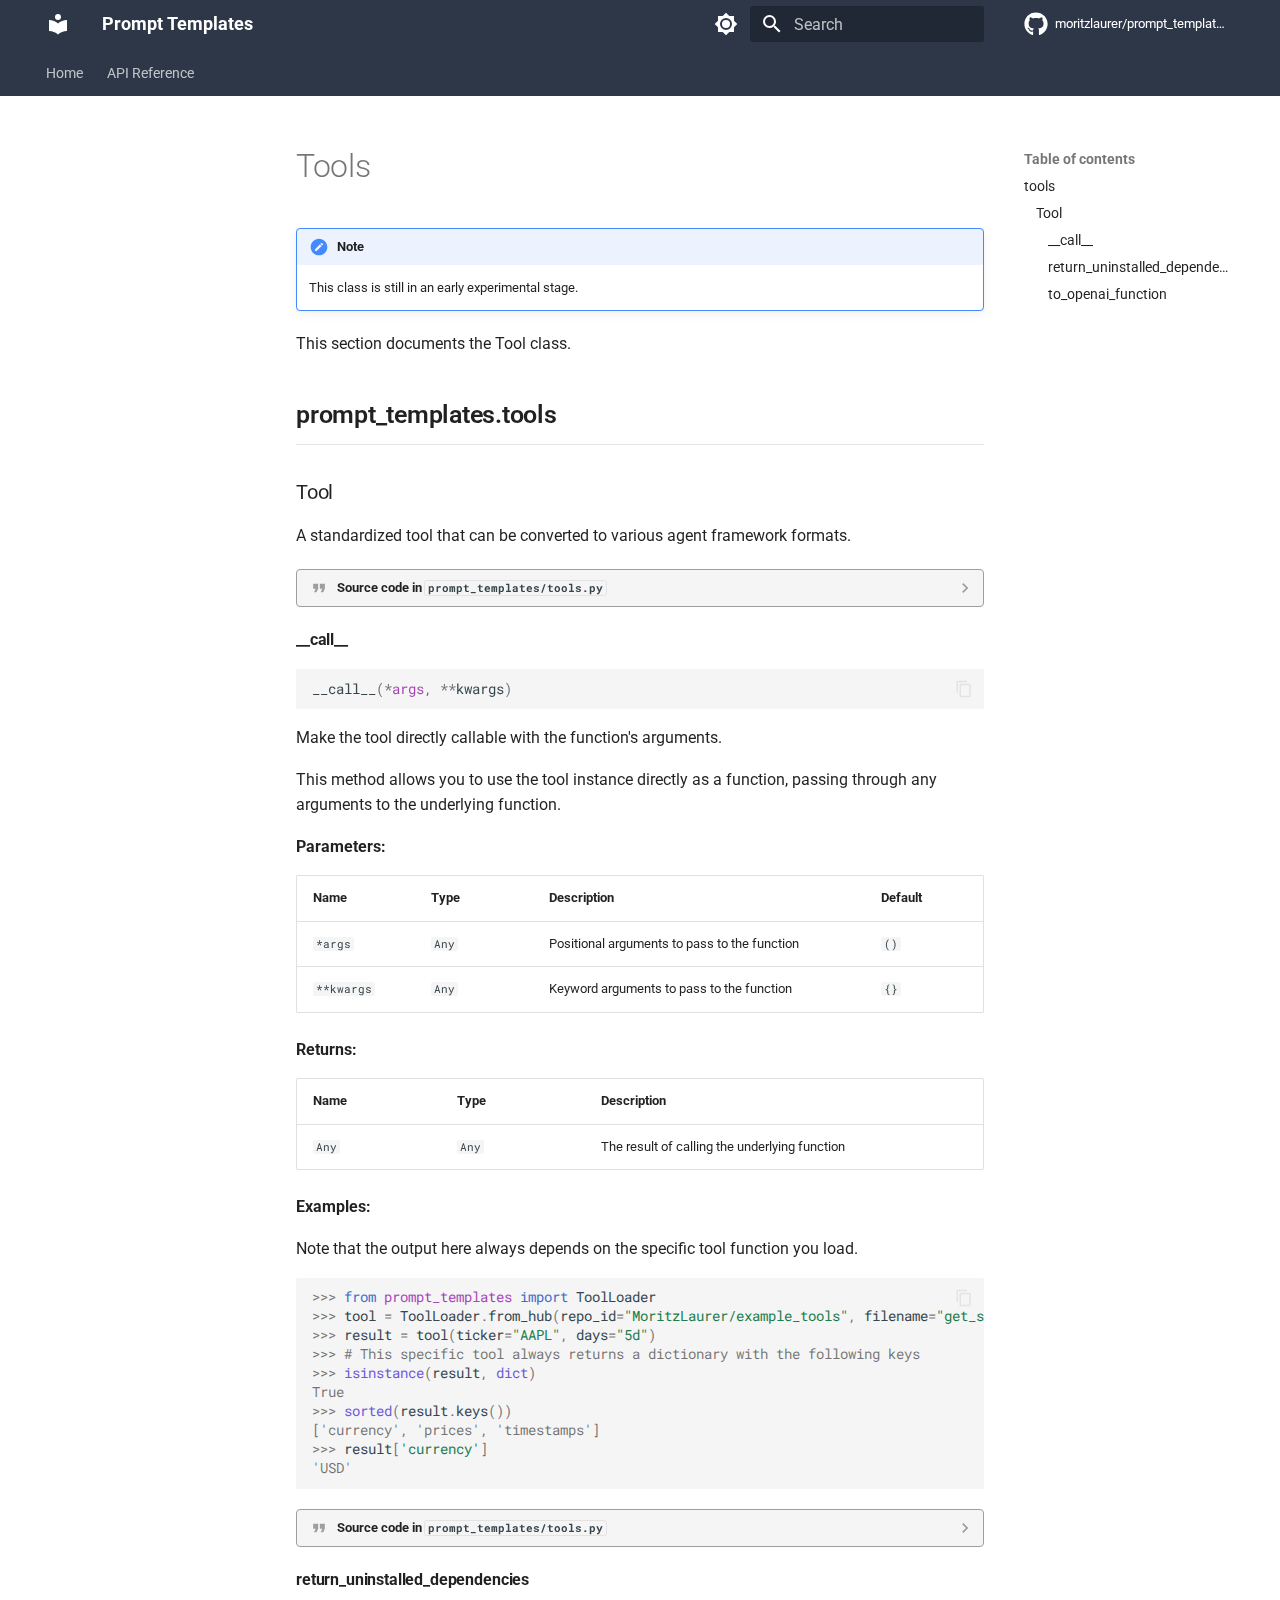
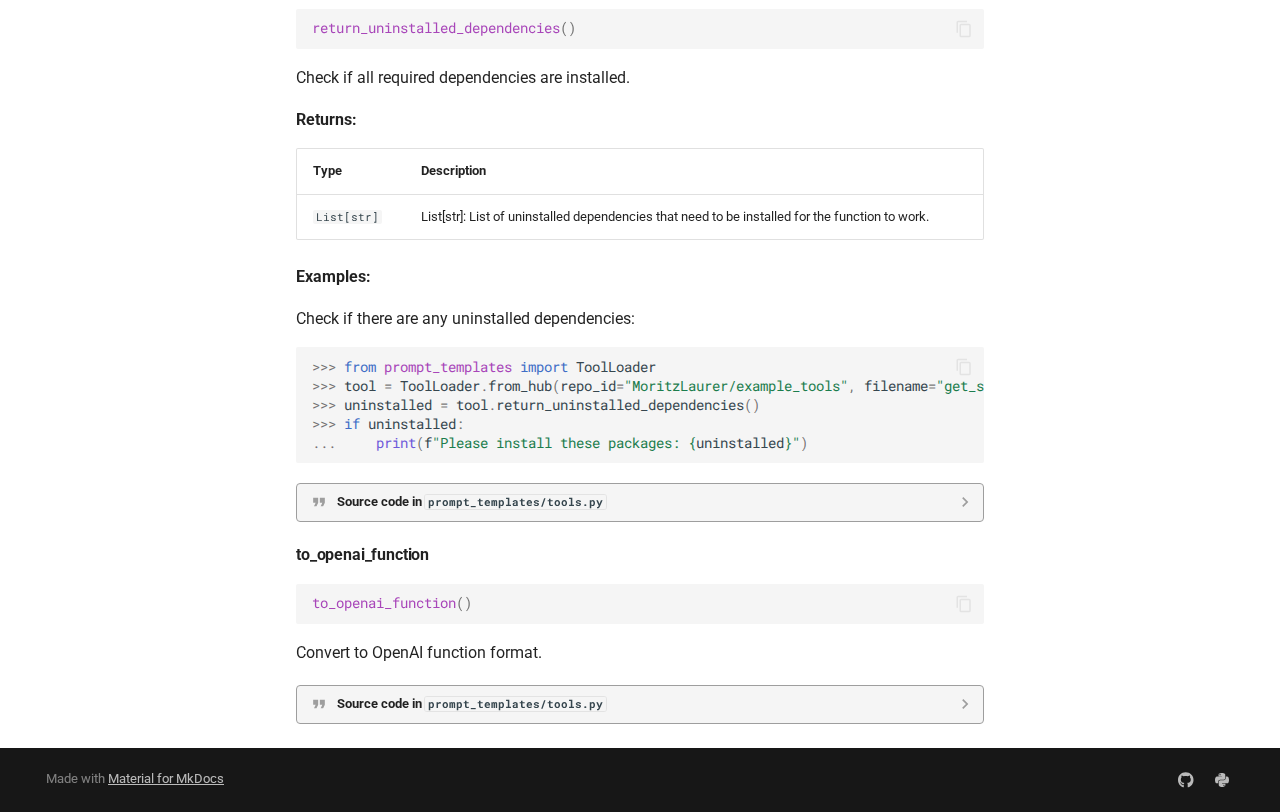
<file: reference/tools/index.html>
<!doctype html>
<html lang="en" class="no-js">
  <head>
    
      <meta charset="utf-8">
      <meta name="viewport" content="width=device-width,initial-scale=1">
      
        <meta name="description" content="A library for working with prompt templates locally or on the Hugging Face Hub">
      
      
      
        <link rel="canonical" href="https://moritzlaurer.github.io/prompt_templates/reference/tools/">
      
      
      
      
      <link rel="icon" href="../../assets/images/favicon.png">
      <meta name="generator" content="mkdocs-1.6.1, mkdocs-material-9.5.49">
    
    
      
        <title>Tools - Prompt Templates</title>
      
    
    
      <link rel="stylesheet" href="../../assets/stylesheets/main.6f8fc17f.min.css">
      
        
        <link rel="stylesheet" href="../../assets/stylesheets/palette.06af60db.min.css">
      
      


    
    
      
    
    
      
        
        
        <link rel="preconnect" href="https://fonts.gstatic.com" crossorigin>
        <link rel="stylesheet" href="https://fonts.googleapis.com/css?family=Roboto:300,300i,400,400i,700,700i%7CRoboto+Mono:400,400i,700,700i&display=fallback">
        <style>:root{--md-text-font:"Roboto";--md-code-font:"Roboto Mono"}</style>
      
    
    
      <link rel="stylesheet" href="../../assets/_mkdocstrings.css">
    
      <link rel="stylesheet" href="../../stylesheets/extra.css">
    
    <script>__md_scope=new URL("../..",location),__md_hash=e=>[...e].reduce(((e,_)=>(e<<5)-e+_.charCodeAt(0)),0),__md_get=(e,_=localStorage,t=__md_scope)=>JSON.parse(_.getItem(t.pathname+"."+e)),__md_set=(e,_,t=localStorage,a=__md_scope)=>{try{t.setItem(a.pathname+"."+e,JSON.stringify(_))}catch(e){}}</script>
    
      

    
    
    
  </head>
  
  
    
    
      
    
    
    
    
    <body dir="ltr" data-md-color-scheme="default" data-md-color-primary="custom" data-md-color-accent="custom">
  
    
    <input class="md-toggle" data-md-toggle="drawer" type="checkbox" id="__drawer" autocomplete="off">
    <input class="md-toggle" data-md-toggle="search" type="checkbox" id="__search" autocomplete="off">
    <label class="md-overlay" for="__drawer"></label>
    <div data-md-component="skip">
      
        
        <a href="#tools" class="md-skip">
          Skip to content
        </a>
      
    </div>
    <div data-md-component="announce">
      
    </div>
    
    
      

<header class="md-header" data-md-component="header">
  <nav class="md-header__inner md-grid" aria-label="Header">
    <a href="../.." title="Prompt Templates" class="md-header__button md-logo" aria-label="Prompt Templates" data-md-component="logo">
      
  
  <svg xmlns="http://www.w3.org/2000/svg" viewBox="0 0 24 24"><path d="M12 8a3 3 0 0 0 3-3 3 3 0 0 0-3-3 3 3 0 0 0-3 3 3 3 0 0 0 3 3m0 3.54C9.64 9.35 6.5 8 3 8v11c3.5 0 6.64 1.35 9 3.54 2.36-2.19 5.5-3.54 9-3.54V8c-3.5 0-6.64 1.35-9 3.54"/></svg>

    </a>
    <label class="md-header__button md-icon" for="__drawer">
      
      <svg xmlns="http://www.w3.org/2000/svg" viewBox="0 0 24 24"><path d="M3 6h18v2H3zm0 5h18v2H3zm0 5h18v2H3z"/></svg>
    </label>
    <div class="md-header__title" data-md-component="header-title">
      <div class="md-header__ellipsis">
        <div class="md-header__topic">
          <span class="md-ellipsis">
            Prompt Templates
          </span>
        </div>
        <div class="md-header__topic" data-md-component="header-topic">
          <span class="md-ellipsis">
            
              Tools
            
          </span>
        </div>
      </div>
    </div>
    
      
        <form class="md-header__option" data-md-component="palette">
  
    
    
    
    <input class="md-option" data-md-color-media="(prefers-color-scheme: light)" data-md-color-scheme="default" data-md-color-primary="custom" data-md-color-accent="custom"  aria-label="Switch to dark mode"  type="radio" name="__palette" id="__palette_0">
    
      <label class="md-header__button md-icon" title="Switch to dark mode" for="__palette_1" hidden>
        <svg xmlns="http://www.w3.org/2000/svg" viewBox="0 0 24 24"><path d="M12 8a4 4 0 0 0-4 4 4 4 0 0 0 4 4 4 4 0 0 0 4-4 4 4 0 0 0-4-4m0 10a6 6 0 0 1-6-6 6 6 0 0 1 6-6 6 6 0 0 1 6 6 6 6 0 0 1-6 6m8-9.31V4h-4.69L12 .69 8.69 4H4v4.69L.69 12 4 15.31V20h4.69L12 23.31 15.31 20H20v-4.69L23.31 12z"/></svg>
      </label>
    
  
    
    
    
    <input class="md-option" data-md-color-media="(prefers-color-scheme: dark)" data-md-color-scheme="slate" data-md-color-primary="custom" data-md-color-accent="custom"  aria-label="Switch to light mode"  type="radio" name="__palette" id="__palette_1">
    
      <label class="md-header__button md-icon" title="Switch to light mode" for="__palette_0" hidden>
        <svg xmlns="http://www.w3.org/2000/svg" viewBox="0 0 24 24"><path d="M12 18c-.89 0-1.74-.2-2.5-.55C11.56 16.5 13 14.42 13 12s-1.44-4.5-3.5-5.45C10.26 6.2 11.11 6 12 6a6 6 0 0 1 6 6 6 6 0 0 1-6 6m8-9.31V4h-4.69L12 .69 8.69 4H4v4.69L.69 12 4 15.31V20h4.69L12 23.31 15.31 20H20v-4.69L23.31 12z"/></svg>
      </label>
    
  
</form>
      
    
    
      <script>var palette=__md_get("__palette");if(palette&&palette.color){if("(prefers-color-scheme)"===palette.color.media){var media=matchMedia("(prefers-color-scheme: light)"),input=document.querySelector(media.matches?"[data-md-color-media='(prefers-color-scheme: light)']":"[data-md-color-media='(prefers-color-scheme: dark)']");palette.color.media=input.getAttribute("data-md-color-media"),palette.color.scheme=input.getAttribute("data-md-color-scheme"),palette.color.primary=input.getAttribute("data-md-color-primary"),palette.color.accent=input.getAttribute("data-md-color-accent")}for(var[key,value]of Object.entries(palette.color))document.body.setAttribute("data-md-color-"+key,value)}</script>
    
    
    
      <label class="md-header__button md-icon" for="__search">
        
        <svg xmlns="http://www.w3.org/2000/svg" viewBox="0 0 24 24"><path d="M9.5 3A6.5 6.5 0 0 1 16 9.5c0 1.61-.59 3.09-1.56 4.23l.27.27h.79l5 5-1.5 1.5-5-5v-.79l-.27-.27A6.52 6.52 0 0 1 9.5 16 6.5 6.5 0 0 1 3 9.5 6.5 6.5 0 0 1 9.5 3m0 2C7 5 5 7 5 9.5S7 14 9.5 14 14 12 14 9.5 12 5 9.5 5"/></svg>
      </label>
      <div class="md-search" data-md-component="search" role="dialog">
  <label class="md-search__overlay" for="__search"></label>
  <div class="md-search__inner" role="search">
    <form class="md-search__form" name="search">
      <input type="text" class="md-search__input" name="query" aria-label="Search" placeholder="Search" autocapitalize="off" autocorrect="off" autocomplete="off" spellcheck="false" data-md-component="search-query" required>
      <label class="md-search__icon md-icon" for="__search">
        
        <svg xmlns="http://www.w3.org/2000/svg" viewBox="0 0 24 24"><path d="M9.5 3A6.5 6.5 0 0 1 16 9.5c0 1.61-.59 3.09-1.56 4.23l.27.27h.79l5 5-1.5 1.5-5-5v-.79l-.27-.27A6.52 6.52 0 0 1 9.5 16 6.5 6.5 0 0 1 3 9.5 6.5 6.5 0 0 1 9.5 3m0 2C7 5 5 7 5 9.5S7 14 9.5 14 14 12 14 9.5 12 5 9.5 5"/></svg>
        
        <svg xmlns="http://www.w3.org/2000/svg" viewBox="0 0 24 24"><path d="M20 11v2H8l5.5 5.5-1.42 1.42L4.16 12l7.92-7.92L13.5 5.5 8 11z"/></svg>
      </label>
      <nav class="md-search__options" aria-label="Search">
        
        <button type="reset" class="md-search__icon md-icon" title="Clear" aria-label="Clear" tabindex="-1">
          
          <svg xmlns="http://www.w3.org/2000/svg" viewBox="0 0 24 24"><path d="M19 6.41 17.59 5 12 10.59 6.41 5 5 6.41 10.59 12 5 17.59 6.41 19 12 13.41 17.59 19 19 17.59 13.41 12z"/></svg>
        </button>
      </nav>
      
        <div class="md-search__suggest" data-md-component="search-suggest"></div>
      
    </form>
    <div class="md-search__output">
      <div class="md-search__scrollwrap" tabindex="0" data-md-scrollfix>
        <div class="md-search-result" data-md-component="search-result">
          <div class="md-search-result__meta">
            Initializing search
          </div>
          <ol class="md-search-result__list" role="presentation"></ol>
        </div>
      </div>
    </div>
  </div>
</div>
    
    
      <div class="md-header__source">
        <a href="https://github.com/MoritzLaurer/prompt_templates" title="Go to repository" class="md-source" data-md-component="source">
  <div class="md-source__icon md-icon">
    
    <svg xmlns="http://www.w3.org/2000/svg" viewBox="0 0 496 512"><!--! Font Awesome Free 6.7.1 by @fontawesome - https://fontawesome.com License - https://fontawesome.com/license/free (Icons: CC BY 4.0, Fonts: SIL OFL 1.1, Code: MIT License) Copyright 2024 Fonticons, Inc.--><path d="M165.9 397.4c0 2-2.3 3.6-5.2 3.6-3.3.3-5.6-1.3-5.6-3.6 0-2 2.3-3.6 5.2-3.6 3-.3 5.6 1.3 5.6 3.6m-31.1-4.5c-.7 2 1.3 4.3 4.3 4.9 2.6 1 5.6 0 6.2-2s-1.3-4.3-4.3-5.2c-2.6-.7-5.5.3-6.2 2.3m44.2-1.7c-2.9.7-4.9 2.6-4.6 4.9.3 2 2.9 3.3 5.9 2.6 2.9-.7 4.9-2.6 4.6-4.6-.3-1.9-3-3.2-5.9-2.9M244.8 8C106.1 8 0 113.3 0 252c0 110.9 69.8 205.8 169.5 239.2 12.8 2.3 17.3-5.6 17.3-12.1 0-6.2-.3-40.4-.3-61.4 0 0-70 15-84.7-29.8 0 0-11.4-29.1-27.8-36.6 0 0-22.9-15.7 1.6-15.4 0 0 24.9 2 38.6 25.8 21.9 38.6 58.6 27.5 72.9 20.9 2.3-16 8.8-27.1 16-33.7-55.9-6.2-112.3-14.3-112.3-110.5 0-27.5 7.6-41.3 23.6-58.9-2.6-6.5-11.1-33.3 2.6-67.9 20.9-6.5 69 27 69 27 20-5.6 41.5-8.5 62.8-8.5s42.8 2.9 62.8 8.5c0 0 48.1-33.6 69-27 13.7 34.7 5.2 61.4 2.6 67.9 16 17.7 25.8 31.5 25.8 58.9 0 96.5-58.9 104.2-114.8 110.5 9.2 7.9 17 22.9 17 46.4 0 33.7-.3 75.4-.3 83.6 0 6.5 4.6 14.4 17.3 12.1C428.2 457.8 496 362.9 496 252 496 113.3 383.5 8 244.8 8M97.2 352.9c-1.3 1-1 3.3.7 5.2 1.6 1.6 3.9 2.3 5.2 1 1.3-1 1-3.3-.7-5.2-1.6-1.6-3.9-2.3-5.2-1m-10.8-8.1c-.7 1.3.3 2.9 2.3 3.9 1.6 1 3.6.7 4.3-.7.7-1.3-.3-2.9-2.3-3.9-2-.6-3.6-.3-4.3.7m32.4 35.6c-1.6 1.3-1 4.3 1.3 6.2 2.3 2.3 5.2 2.6 6.5 1 1.3-1.3.7-4.3-1.3-6.2-2.2-2.3-5.2-2.6-6.5-1m-11.4-14.7c-1.6 1-1.6 3.6 0 5.9s4.3 3.3 5.6 2.3c1.6-1.3 1.6-3.9 0-6.2-1.4-2.3-4-3.3-5.6-2"/></svg>
  </div>
  <div class="md-source__repository">
    moritzlaurer/prompt_templates
  </div>
</a>
      </div>
    
  </nav>
  
</header>
    
    <div class="md-container" data-md-component="container">
      
      
        
          
            
<nav class="md-tabs" aria-label="Tabs" data-md-component="tabs">
  <div class="md-grid">
    <ul class="md-tabs__list">
      
        
  
  
  
    
    
      <li class="md-tabs__item">
        <a href="../.." class="md-tabs__link">
          
  
    
  
  Home

        </a>
      </li>
    
  

      
        
  
  
  
    
    
      <li class="md-tabs__item">
        <a href="../loaders/" class="md-tabs__link">
          
  
    
  
  API Reference

        </a>
      </li>
    
  

      
    </ul>
  </div>
</nav>
          
        
      
      <main class="md-main" data-md-component="main">
        <div class="md-main__inner md-grid">
          
            
              
              <div class="md-sidebar md-sidebar--primary" data-md-component="sidebar" data-md-type="navigation" >
                <div class="md-sidebar__scrollwrap">
                  <div class="md-sidebar__inner">
                    


  


<nav class="md-nav md-nav--primary md-nav--lifted" aria-label="Navigation" data-md-level="0">
  <label class="md-nav__title" for="__drawer">
    <a href="../.." title="Prompt Templates" class="md-nav__button md-logo" aria-label="Prompt Templates" data-md-component="logo">
      
  
  <svg xmlns="http://www.w3.org/2000/svg" viewBox="0 0 24 24"><path d="M12 8a3 3 0 0 0 3-3 3 3 0 0 0-3-3 3 3 0 0 0-3 3 3 3 0 0 0 3 3m0 3.54C9.64 9.35 6.5 8 3 8v11c3.5 0 6.64 1.35 9 3.54 2.36-2.19 5.5-3.54 9-3.54V8c-3.5 0-6.64 1.35-9 3.54"/></svg>

    </a>
    Prompt Templates
  </label>
  
    <div class="md-nav__source">
      <a href="https://github.com/MoritzLaurer/prompt_templates" title="Go to repository" class="md-source" data-md-component="source">
  <div class="md-source__icon md-icon">
    
    <svg xmlns="http://www.w3.org/2000/svg" viewBox="0 0 496 512"><!--! Font Awesome Free 6.7.1 by @fontawesome - https://fontawesome.com License - https://fontawesome.com/license/free (Icons: CC BY 4.0, Fonts: SIL OFL 1.1, Code: MIT License) Copyright 2024 Fonticons, Inc.--><path d="M165.9 397.4c0 2-2.3 3.6-5.2 3.6-3.3.3-5.6-1.3-5.6-3.6 0-2 2.3-3.6 5.2-3.6 3-.3 5.6 1.3 5.6 3.6m-31.1-4.5c-.7 2 1.3 4.3 4.3 4.9 2.6 1 5.6 0 6.2-2s-1.3-4.3-4.3-5.2c-2.6-.7-5.5.3-6.2 2.3m44.2-1.7c-2.9.7-4.9 2.6-4.6 4.9.3 2 2.9 3.3 5.9 2.6 2.9-.7 4.9-2.6 4.6-4.6-.3-1.9-3-3.2-5.9-2.9M244.8 8C106.1 8 0 113.3 0 252c0 110.9 69.8 205.8 169.5 239.2 12.8 2.3 17.3-5.6 17.3-12.1 0-6.2-.3-40.4-.3-61.4 0 0-70 15-84.7-29.8 0 0-11.4-29.1-27.8-36.6 0 0-22.9-15.7 1.6-15.4 0 0 24.9 2 38.6 25.8 21.9 38.6 58.6 27.5 72.9 20.9 2.3-16 8.8-27.1 16-33.7-55.9-6.2-112.3-14.3-112.3-110.5 0-27.5 7.6-41.3 23.6-58.9-2.6-6.5-11.1-33.3 2.6-67.9 20.9-6.5 69 27 69 27 20-5.6 41.5-8.5 62.8-8.5s42.8 2.9 62.8 8.5c0 0 48.1-33.6 69-27 13.7 34.7 5.2 61.4 2.6 67.9 16 17.7 25.8 31.5 25.8 58.9 0 96.5-58.9 104.2-114.8 110.5 9.2 7.9 17 22.9 17 46.4 0 33.7-.3 75.4-.3 83.6 0 6.5 4.6 14.4 17.3 12.1C428.2 457.8 496 362.9 496 252 496 113.3 383.5 8 244.8 8M97.2 352.9c-1.3 1-1 3.3.7 5.2 1.6 1.6 3.9 2.3 5.2 1 1.3-1 1-3.3-.7-5.2-1.6-1.6-3.9-2.3-5.2-1m-10.8-8.1c-.7 1.3.3 2.9 2.3 3.9 1.6 1 3.6.7 4.3-.7.7-1.3-.3-2.9-2.3-3.9-2-.6-3.6-.3-4.3.7m32.4 35.6c-1.6 1.3-1 4.3 1.3 6.2 2.3 2.3 5.2 2.6 6.5 1 1.3-1.3.7-4.3-1.3-6.2-2.2-2.3-5.2-2.6-6.5-1m-11.4-14.7c-1.6 1-1.6 3.6 0 5.9s4.3 3.3 5.6 2.3c1.6-1.3 1.6-3.9 0-6.2-1.4-2.3-4-3.3-5.6-2"/></svg>
  </div>
  <div class="md-source__repository">
    moritzlaurer/prompt_templates
  </div>
</a>
    </div>
  
  <ul class="md-nav__list" data-md-scrollfix>
    
      
      
  
  
  
  
    
    
      
        
          
        
      
        
      
        
      
    
    
      
      
        
      
    
    
    <li class="md-nav__item md-nav__item--nested">
      
        
        
        <input class="md-nav__toggle md-toggle " type="checkbox" id="__nav_1" >
        
          
          
          <div class="md-nav__link md-nav__container">
            <a href="../.." class="md-nav__link ">
              
  
  <span class="md-ellipsis">
    Home
  </span>
  

            </a>
            
              
              <label class="md-nav__link " for="__nav_1" id="__nav_1_label" tabindex="0">
                <span class="md-nav__icon md-icon"></span>
              </label>
            
          </div>
        
        <nav class="md-nav" data-md-level="1" aria-labelledby="__nav_1_label" aria-expanded="false">
          <label class="md-nav__title" for="__nav_1">
            <span class="md-nav__icon md-icon"></span>
            Home
          </label>
          <ul class="md-nav__list" data-md-scrollfix>
            
              
            
              
                
  
  
  
  
    <li class="md-nav__item">
      <a href="../../standard_prompt_format/" class="md-nav__link">
        
  
  <span class="md-ellipsis">
    Standard Prompt Format
  </span>
  

      </a>
    </li>
  

              
            
              
                
  
  
  
  
    <li class="md-nav__item">
      <a href="../../repo_types_examples/" class="md-nav__link">
        
  
  <span class="md-ellipsis">
    HF Hub Repo Types
  </span>
  

      </a>
    </li>
  

              
            
          </ul>
        </nav>
      
    </li>
  

    
      
      
  
  
  
  
    
    
      
        
      
        
      
        
      
    
    
      
      
        
      
    
    
    <li class="md-nav__item md-nav__item--nested">
      
        
        
        <input class="md-nav__toggle md-toggle " type="checkbox" id="__nav_2" >
        
          
          <label class="md-nav__link" for="__nav_2" id="__nav_2_label" tabindex="0">
            
  
  <span class="md-ellipsis">
    API Reference
  </span>
  

            <span class="md-nav__icon md-icon"></span>
          </label>
        
        <nav class="md-nav" data-md-level="1" aria-labelledby="__nav_2_label" aria-expanded="false">
          <label class="md-nav__title" for="__nav_2">
            <span class="md-nav__icon md-icon"></span>
            API Reference
          </label>
          <ul class="md-nav__list" data-md-scrollfix>
            
              
                
  
  
  
  
    <li class="md-nav__item">
      <a href="../loaders/" class="md-nav__link">
        
  
  <span class="md-ellipsis">
    Downloading prompts and tools
  </span>
  

      </a>
    </li>
  

              
            
              
                
  
  
  
  
    <li class="md-nav__item">
      <a href="../prompt_templates/" class="md-nav__link">
        
  
  <span class="md-ellipsis">
    Prompt templates
  </span>
  

      </a>
    </li>
  

              
            
              
                
  
  
  
  
    <li class="md-nav__item">
      <a href="../utils/" class="md-nav__link">
        
  
  <span class="md-ellipsis">
    Utility functions
  </span>
  

      </a>
    </li>
  

              
            
          </ul>
        </nav>
      
    </li>
  

    
  </ul>
</nav>
                  </div>
                </div>
              </div>
            
            
              
              <div class="md-sidebar md-sidebar--secondary" data-md-component="sidebar" data-md-type="toc" >
                <div class="md-sidebar__scrollwrap">
                  <div class="md-sidebar__inner">
                    

<nav class="md-nav md-nav--secondary" aria-label="Table of contents">
  
  
  
    
  
  
    <label class="md-nav__title" for="__toc">
      <span class="md-nav__icon md-icon"></span>
      Table of contents
    </label>
    <ul class="md-nav__list" data-md-component="toc" data-md-scrollfix>
      
        <li class="md-nav__item">
  <a href="#prompt_templates.tools" class="md-nav__link">
    <span class="md-ellipsis">
      tools
    </span>
  </a>
  
    <nav class="md-nav" aria-label="tools">
      <ul class="md-nav__list">
        
          <li class="md-nav__item">
  <a href="#prompt_templates.tools.Tool" class="md-nav__link">
    <span class="md-ellipsis">
      Tool
    </span>
  </a>
  
    <nav class="md-nav" aria-label="Tool">
      <ul class="md-nav__list">
        
          <li class="md-nav__item">
  <a href="#prompt_templates.tools.Tool.__call__" class="md-nav__link">
    <span class="md-ellipsis">
      __call__
    </span>
  </a>
  
</li>
        
          <li class="md-nav__item">
  <a href="#prompt_templates.tools.Tool.return_uninstalled_dependencies" class="md-nav__link">
    <span class="md-ellipsis">
      return_uninstalled_dependencies
    </span>
  </a>
  
</li>
        
          <li class="md-nav__item">
  <a href="#prompt_templates.tools.Tool.to_openai_function" class="md-nav__link">
    <span class="md-ellipsis">
      to_openai_function
    </span>
  </a>
  
</li>
        
      </ul>
    </nav>
  
</li>
        
      </ul>
    </nav>
  
</li>
      
    </ul>
  
</nav>
                  </div>
                </div>
              </div>
            
          
          
            <div class="md-content" data-md-component="content">
              <article class="md-content__inner md-typeset">
                
                  

  
  


<h1 id="tools">Tools</h1>
<div class="admonition note">
<p class="admonition-title">Note</p>
<p>This class is still in an early experimental stage.</p>
</div>
<p>This section documents the Tool class.</p>


<div class="doc doc-object doc-module">



<h2 id="prompt_templates.tools" class="doc doc-heading">
          <span class="doc doc-object-name doc-module-name">prompt_templates.tools</span>


</h2>

  <div class="doc doc-contents first">

  

  <div class="doc doc-children">








<div class="doc doc-object doc-class">



<h3 id="prompt_templates.tools.Tool" class="doc doc-heading">
          <span class="doc doc-object-name doc-class-name">Tool</span>


</h3>


  <div class="doc doc-contents ">

  
      <p>A standardized tool that can be converted to various agent framework formats.</p>

            <details class="quote">
              <summary>Source code in <code>prompt_templates/tools.py</code></summary>
              <div class="highlight"><table class="highlighttable"><tr><td class="linenos"><div class="linenodiv"><pre><span></span><span class="normal"><a href="#__codelineno-0-7">  7</a></span>
<span class="normal"><a href="#__codelineno-0-8">  8</a></span>
<span class="normal"><a href="#__codelineno-0-9">  9</a></span>
<span class="normal"><a href="#__codelineno-0-10"> 10</a></span>
<span class="normal"><a href="#__codelineno-0-11"> 11</a></span>
<span class="normal"><a href="#__codelineno-0-12"> 12</a></span>
<span class="normal"><a href="#__codelineno-0-13"> 13</a></span>
<span class="normal"><a href="#__codelineno-0-14"> 14</a></span>
<span class="normal"><a href="#__codelineno-0-15"> 15</a></span>
<span class="normal"><a href="#__codelineno-0-16"> 16</a></span>
<span class="normal"><a href="#__codelineno-0-17"> 17</a></span>
<span class="normal"><a href="#__codelineno-0-18"> 18</a></span>
<span class="normal"><a href="#__codelineno-0-19"> 19</a></span>
<span class="normal"><a href="#__codelineno-0-20"> 20</a></span>
<span class="normal"><a href="#__codelineno-0-21"> 21</a></span>
<span class="normal"><a href="#__codelineno-0-22"> 22</a></span>
<span class="normal"><a href="#__codelineno-0-23"> 23</a></span>
<span class="normal"><a href="#__codelineno-0-24"> 24</a></span>
<span class="normal"><a href="#__codelineno-0-25"> 25</a></span>
<span class="normal"><a href="#__codelineno-0-26"> 26</a></span>
<span class="normal"><a href="#__codelineno-0-27"> 27</a></span>
<span class="normal"><a href="#__codelineno-0-28"> 28</a></span>
<span class="normal"><a href="#__codelineno-0-29"> 29</a></span>
<span class="normal"><a href="#__codelineno-0-30"> 30</a></span>
<span class="normal"><a href="#__codelineno-0-31"> 31</a></span>
<span class="normal"><a href="#__codelineno-0-32"> 32</a></span>
<span class="normal"><a href="#__codelineno-0-33"> 33</a></span>
<span class="normal"><a href="#__codelineno-0-34"> 34</a></span>
<span class="normal"><a href="#__codelineno-0-35"> 35</a></span>
<span class="normal"><a href="#__codelineno-0-36"> 36</a></span>
<span class="normal"><a href="#__codelineno-0-37"> 37</a></span>
<span class="normal"><a href="#__codelineno-0-38"> 38</a></span>
<span class="normal"><a href="#__codelineno-0-39"> 39</a></span>
<span class="normal"><a href="#__codelineno-0-40"> 40</a></span>
<span class="normal"><a href="#__codelineno-0-41"> 41</a></span>
<span class="normal"><a href="#__codelineno-0-42"> 42</a></span>
<span class="normal"><a href="#__codelineno-0-43"> 43</a></span>
<span class="normal"><a href="#__codelineno-0-44"> 44</a></span>
<span class="normal"><a href="#__codelineno-0-45"> 45</a></span>
<span class="normal"><a href="#__codelineno-0-46"> 46</a></span>
<span class="normal"><a href="#__codelineno-0-47"> 47</a></span>
<span class="normal"><a href="#__codelineno-0-48"> 48</a></span>
<span class="normal"><a href="#__codelineno-0-49"> 49</a></span>
<span class="normal"><a href="#__codelineno-0-50"> 50</a></span>
<span class="normal"><a href="#__codelineno-0-51"> 51</a></span>
<span class="normal"><a href="#__codelineno-0-52"> 52</a></span>
<span class="normal"><a href="#__codelineno-0-53"> 53</a></span>
<span class="normal"><a href="#__codelineno-0-54"> 54</a></span>
<span class="normal"><a href="#__codelineno-0-55"> 55</a></span>
<span class="normal"><a href="#__codelineno-0-56"> 56</a></span>
<span class="normal"><a href="#__codelineno-0-57"> 57</a></span>
<span class="normal"><a href="#__codelineno-0-58"> 58</a></span>
<span class="normal"><a href="#__codelineno-0-59"> 59</a></span>
<span class="normal"><a href="#__codelineno-0-60"> 60</a></span>
<span class="normal"><a href="#__codelineno-0-61"> 61</a></span>
<span class="normal"><a href="#__codelineno-0-62"> 62</a></span>
<span class="normal"><a href="#__codelineno-0-63"> 63</a></span>
<span class="normal"><a href="#__codelineno-0-64"> 64</a></span>
<span class="normal"><a href="#__codelineno-0-65"> 65</a></span>
<span class="normal"><a href="#__codelineno-0-66"> 66</a></span>
<span class="normal"><a href="#__codelineno-0-67"> 67</a></span>
<span class="normal"><a href="#__codelineno-0-68"> 68</a></span>
<span class="normal"><a href="#__codelineno-0-69"> 69</a></span>
<span class="normal"><a href="#__codelineno-0-70"> 70</a></span>
<span class="normal"><a href="#__codelineno-0-71"> 71</a></span>
<span class="normal"><a href="#__codelineno-0-72"> 72</a></span>
<span class="normal"><a href="#__codelineno-0-73"> 73</a></span>
<span class="normal"><a href="#__codelineno-0-74"> 74</a></span>
<span class="normal"><a href="#__codelineno-0-75"> 75</a></span>
<span class="normal"><a href="#__codelineno-0-76"> 76</a></span>
<span class="normal"><a href="#__codelineno-0-77"> 77</a></span>
<span class="normal"><a href="#__codelineno-0-78"> 78</a></span>
<span class="normal"><a href="#__codelineno-0-79"> 79</a></span>
<span class="normal"><a href="#__codelineno-0-80"> 80</a></span>
<span class="normal"><a href="#__codelineno-0-81"> 81</a></span>
<span class="normal"><a href="#__codelineno-0-82"> 82</a></span>
<span class="normal"><a href="#__codelineno-0-83"> 83</a></span>
<span class="normal"><a href="#__codelineno-0-84"> 84</a></span>
<span class="normal"><a href="#__codelineno-0-85"> 85</a></span>
<span class="normal"><a href="#__codelineno-0-86"> 86</a></span>
<span class="normal"><a href="#__codelineno-0-87"> 87</a></span>
<span class="normal"><a href="#__codelineno-0-88"> 88</a></span>
<span class="normal"><a href="#__codelineno-0-89"> 89</a></span>
<span class="normal"><a href="#__codelineno-0-90"> 90</a></span>
<span class="normal"><a href="#__codelineno-0-91"> 91</a></span>
<span class="normal"><a href="#__codelineno-0-92"> 92</a></span>
<span class="normal"><a href="#__codelineno-0-93"> 93</a></span>
<span class="normal"><a href="#__codelineno-0-94"> 94</a></span>
<span class="normal"><a href="#__codelineno-0-95"> 95</a></span>
<span class="normal"><a href="#__codelineno-0-96"> 96</a></span>
<span class="normal"><a href="#__codelineno-0-97"> 97</a></span>
<span class="normal"><a href="#__codelineno-0-98"> 98</a></span>
<span class="normal"><a href="#__codelineno-0-99"> 99</a></span>
<span class="normal"><a href="#__codelineno-0-100">100</a></span>
<span class="normal"><a href="#__codelineno-0-101">101</a></span>
<span class="normal"><a href="#__codelineno-0-102">102</a></span>
<span class="normal"><a href="#__codelineno-0-103">103</a></span>
<span class="normal"><a href="#__codelineno-0-104">104</a></span></pre></div></td><td class="code"><div><pre><span></span><code><a id="__codelineno-0-7" name="__codelineno-0-7"></a><span class="k">class</span><span class="w"> </span><span class="nc">Tool</span><span class="p">:</span>
<a id="__codelineno-0-8" name="__codelineno-0-8"></a><span class="w">    </span><span class="sd">&quot;&quot;&quot;A standardized tool that can be converted to various agent framework formats.&quot;&quot;&quot;</span>
<a id="__codelineno-0-9" name="__codelineno-0-9"></a>
<a id="__codelineno-0-10" name="__codelineno-0-10"></a>    <span class="k">def</span><span class="w"> </span><span class="fm">__init__</span><span class="p">(</span>
<a id="__codelineno-0-11" name="__codelineno-0-11"></a>        <span class="bp">self</span><span class="p">,</span>
<a id="__codelineno-0-12" name="__codelineno-0-12"></a>        <span class="n">func</span><span class="p">:</span> <span class="n">Callable</span><span class="p">[</span><span class="o">...</span><span class="p">,</span> <span class="n">Any</span><span class="p">],</span>
<a id="__codelineno-0-13" name="__codelineno-0-13"></a>        <span class="n">name</span><span class="p">:</span> <span class="nb">str</span><span class="p">,</span>
<a id="__codelineno-0-14" name="__codelineno-0-14"></a>        <span class="n">description</span><span class="p">:</span> <span class="nb">str</span><span class="p">,</span>
<a id="__codelineno-0-15" name="__codelineno-0-15"></a>        <span class="n">args_description</span><span class="p">:</span> <span class="n">Dict</span><span class="p">[</span><span class="nb">str</span><span class="p">,</span> <span class="nb">str</span><span class="p">],</span>
<a id="__codelineno-0-16" name="__codelineno-0-16"></a>        <span class="n">return_description</span><span class="p">:</span> <span class="n">Optional</span><span class="p">[</span><span class="nb">str</span><span class="p">]</span> <span class="o">=</span> <span class="kc">None</span><span class="p">,</span>
<a id="__codelineno-0-17" name="__codelineno-0-17"></a>        <span class="n">raises_description</span><span class="p">:</span> <span class="n">Optional</span><span class="p">[</span><span class="n">Dict</span><span class="p">[</span><span class="nb">str</span><span class="p">,</span> <span class="nb">str</span><span class="p">]]</span> <span class="o">=</span> <span class="kc">None</span><span class="p">,</span>
<a id="__codelineno-0-18" name="__codelineno-0-18"></a>        <span class="n">metadata</span><span class="p">:</span> <span class="n">Optional</span><span class="p">[</span><span class="n">Dict</span><span class="p">[</span><span class="nb">str</span><span class="p">,</span> <span class="n">Any</span><span class="p">]]</span> <span class="o">=</span> <span class="kc">None</span><span class="p">,</span>
<a id="__codelineno-0-19" name="__codelineno-0-19"></a>        <span class="n">dependencies</span><span class="p">:</span> <span class="n">Optional</span><span class="p">[</span><span class="n">Set</span><span class="p">[</span><span class="nb">str</span><span class="p">]]</span> <span class="o">=</span> <span class="kc">None</span><span class="p">,</span>
<a id="__codelineno-0-20" name="__codelineno-0-20"></a>    <span class="p">):</span>
<a id="__codelineno-0-21" name="__codelineno-0-21"></a>        <span class="bp">self</span><span class="o">.</span><span class="n">func</span> <span class="o">=</span> <span class="n">func</span>
<a id="__codelineno-0-22" name="__codelineno-0-22"></a>        <span class="bp">self</span><span class="o">.</span><span class="n">name</span> <span class="o">=</span> <span class="n">name</span>
<a id="__codelineno-0-23" name="__codelineno-0-23"></a>        <span class="bp">self</span><span class="o">.</span><span class="n">description</span> <span class="o">=</span> <span class="n">description</span>
<a id="__codelineno-0-24" name="__codelineno-0-24"></a>        <span class="bp">self</span><span class="o">.</span><span class="n">args_description</span> <span class="o">=</span> <span class="n">args_description</span>
<a id="__codelineno-0-25" name="__codelineno-0-25"></a>        <span class="bp">self</span><span class="o">.</span><span class="n">return_description</span> <span class="o">=</span> <span class="n">return_description</span>
<a id="__codelineno-0-26" name="__codelineno-0-26"></a>        <span class="bp">self</span><span class="o">.</span><span class="n">raises_description</span> <span class="o">=</span> <span class="n">raises_description</span>
<a id="__codelineno-0-27" name="__codelineno-0-27"></a>        <span class="bp">self</span><span class="o">.</span><span class="n">metadata</span> <span class="o">=</span> <span class="n">metadata</span>
<a id="__codelineno-0-28" name="__codelineno-0-28"></a>        <span class="bp">self</span><span class="o">.</span><span class="n">dependencies</span> <span class="o">=</span> <span class="n">dependencies</span> <span class="k">if</span> <span class="n">dependencies</span> <span class="ow">is</span> <span class="ow">not</span> <span class="kc">None</span> <span class="k">else</span> <span class="nb">set</span><span class="p">()</span>
<a id="__codelineno-0-29" name="__codelineno-0-29"></a>
<a id="__codelineno-0-30" name="__codelineno-0-30"></a>    <span class="k">def</span><span class="w"> </span><span class="fm">__call__</span><span class="p">(</span><span class="bp">self</span><span class="p">,</span> <span class="o">*</span><span class="n">args</span><span class="p">:</span> <span class="n">Any</span><span class="p">,</span> <span class="o">**</span><span class="n">kwargs</span><span class="p">:</span> <span class="n">Any</span><span class="p">)</span> <span class="o">-&gt;</span> <span class="n">Any</span><span class="p">:</span>
<a id="__codelineno-0-31" name="__codelineno-0-31"></a><span class="w">        </span><span class="sd">&quot;&quot;&quot;Make the tool directly callable with the function&#39;s arguments.</span>
<a id="__codelineno-0-32" name="__codelineno-0-32"></a>
<a id="__codelineno-0-33" name="__codelineno-0-33"></a><span class="sd">        This method allows you to use the tool instance directly as a function,</span>
<a id="__codelineno-0-34" name="__codelineno-0-34"></a><span class="sd">        passing through any arguments to the underlying function.</span>
<a id="__codelineno-0-35" name="__codelineno-0-35"></a>
<a id="__codelineno-0-36" name="__codelineno-0-36"></a><span class="sd">        Args:</span>
<a id="__codelineno-0-37" name="__codelineno-0-37"></a><span class="sd">            *args: Positional arguments to pass to the function</span>
<a id="__codelineno-0-38" name="__codelineno-0-38"></a><span class="sd">            **kwargs: Keyword arguments to pass to the function</span>
<a id="__codelineno-0-39" name="__codelineno-0-39"></a>
<a id="__codelineno-0-40" name="__codelineno-0-40"></a><span class="sd">        Returns:</span>
<a id="__codelineno-0-41" name="__codelineno-0-41"></a><span class="sd">            Any: The result of calling the underlying function</span>
<a id="__codelineno-0-42" name="__codelineno-0-42"></a>
<a id="__codelineno-0-43" name="__codelineno-0-43"></a><span class="sd">        Examples:</span>
<a id="__codelineno-0-44" name="__codelineno-0-44"></a><span class="sd">            Note that the output here always depends on the specific tool function you load.</span>
<a id="__codelineno-0-45" name="__codelineno-0-45"></a><span class="sd">            &gt;&gt;&gt; from prompt_templates import ToolLoader</span>
<a id="__codelineno-0-46" name="__codelineno-0-46"></a><span class="sd">            &gt;&gt;&gt; tool = ToolLoader.from_hub(repo_id=&quot;MoritzLaurer/example_tools&quot;, filename=&quot;get_stock_price.py&quot;)</span>
<a id="__codelineno-0-47" name="__codelineno-0-47"></a><span class="sd">            &gt;&gt;&gt; result = tool(ticker=&quot;AAPL&quot;, days=&quot;5d&quot;)</span>
<a id="__codelineno-0-48" name="__codelineno-0-48"></a><span class="sd">            &gt;&gt;&gt; # This specific tool always returns a dictionary with the following keys</span>
<a id="__codelineno-0-49" name="__codelineno-0-49"></a><span class="sd">            &gt;&gt;&gt; isinstance(result, dict)</span>
<a id="__codelineno-0-50" name="__codelineno-0-50"></a><span class="sd">            True</span>
<a id="__codelineno-0-51" name="__codelineno-0-51"></a><span class="sd">            &gt;&gt;&gt; sorted(result.keys())</span>
<a id="__codelineno-0-52" name="__codelineno-0-52"></a><span class="sd">            [&#39;currency&#39;, &#39;prices&#39;, &#39;timestamps&#39;]</span>
<a id="__codelineno-0-53" name="__codelineno-0-53"></a><span class="sd">            &gt;&gt;&gt; result[&#39;currency&#39;]</span>
<a id="__codelineno-0-54" name="__codelineno-0-54"></a><span class="sd">            &#39;USD&#39;</span>
<a id="__codelineno-0-55" name="__codelineno-0-55"></a><span class="sd">        &quot;&quot;&quot;</span>
<a id="__codelineno-0-56" name="__codelineno-0-56"></a>        <span class="k">return</span> <span class="bp">self</span><span class="o">.</span><span class="n">func</span><span class="p">(</span><span class="o">*</span><span class="n">args</span><span class="p">,</span> <span class="o">**</span><span class="n">kwargs</span><span class="p">)</span>
<a id="__codelineno-0-57" name="__codelineno-0-57"></a>
<a id="__codelineno-0-58" name="__codelineno-0-58"></a>    <span class="k">def</span><span class="w"> </span><span class="nf">return_uninstalled_dependencies</span><span class="p">(</span><span class="bp">self</span><span class="p">)</span> <span class="o">-&gt;</span> <span class="n">List</span><span class="p">[</span><span class="nb">str</span><span class="p">]:</span>
<a id="__codelineno-0-59" name="__codelineno-0-59"></a><span class="w">        </span><span class="sd">&quot;&quot;&quot;Check if all required dependencies are installed.</span>
<a id="__codelineno-0-60" name="__codelineno-0-60"></a>
<a id="__codelineno-0-61" name="__codelineno-0-61"></a><span class="sd">        Returns:</span>
<a id="__codelineno-0-62" name="__codelineno-0-62"></a><span class="sd">            List[str]: List of uninstalled dependencies that need to be installed for the function to work.</span>
<a id="__codelineno-0-63" name="__codelineno-0-63"></a>
<a id="__codelineno-0-64" name="__codelineno-0-64"></a><span class="sd">        Examples:</span>
<a id="__codelineno-0-65" name="__codelineno-0-65"></a><span class="sd">            Check if there are any uninstalled dependencies:</span>
<a id="__codelineno-0-66" name="__codelineno-0-66"></a><span class="sd">            &gt;&gt;&gt; from prompt_templates import ToolLoader</span>
<a id="__codelineno-0-67" name="__codelineno-0-67"></a><span class="sd">            &gt;&gt;&gt; tool = ToolLoader.from_hub(repo_id=&quot;MoritzLaurer/example_tools&quot;, filename=&quot;get_stock_price.py&quot;)</span>
<a id="__codelineno-0-68" name="__codelineno-0-68"></a><span class="sd">            &gt;&gt;&gt; uninstalled = tool.return_uninstalled_dependencies()</span>
<a id="__codelineno-0-69" name="__codelineno-0-69"></a><span class="sd">            &gt;&gt;&gt; if uninstalled:</span>
<a id="__codelineno-0-70" name="__codelineno-0-70"></a><span class="sd">            ...     print(f&quot;Please install these packages: {uninstalled}&quot;)</span>
<a id="__codelineno-0-71" name="__codelineno-0-71"></a><span class="sd">        &quot;&quot;&quot;</span>
<a id="__codelineno-0-72" name="__codelineno-0-72"></a>        <span class="n">uninstalled</span><span class="p">:</span> <span class="n">List</span><span class="p">[</span><span class="nb">str</span><span class="p">]</span> <span class="o">=</span> <span class="p">[]</span>
<a id="__codelineno-0-73" name="__codelineno-0-73"></a>        <span class="k">for</span> <span class="n">dep</span> <span class="ow">in</span> <span class="bp">self</span><span class="o">.</span><span class="n">dependencies</span><span class="p">:</span>
<a id="__codelineno-0-74" name="__codelineno-0-74"></a>            <span class="k">try</span><span class="p">:</span>
<a id="__codelineno-0-75" name="__codelineno-0-75"></a>                <span class="n">pkg_resources</span><span class="o">.</span><span class="n">get_distribution</span><span class="p">(</span><span class="n">dep</span><span class="p">)</span>
<a id="__codelineno-0-76" name="__codelineno-0-76"></a>            <span class="k">except</span> <span class="n">pkg_resources</span><span class="o">.</span><span class="n">DistributionNotFound</span><span class="p">:</span>
<a id="__codelineno-0-77" name="__codelineno-0-77"></a>                <span class="n">uninstalled</span><span class="o">.</span><span class="n">append</span><span class="p">(</span><span class="n">dep</span><span class="p">)</span>
<a id="__codelineno-0-78" name="__codelineno-0-78"></a>        <span class="k">return</span> <span class="n">uninstalled</span>
<a id="__codelineno-0-79" name="__codelineno-0-79"></a>
<a id="__codelineno-0-80" name="__codelineno-0-80"></a>    <span class="k">def</span><span class="w"> </span><span class="nf">to_openai_function</span><span class="p">(</span><span class="bp">self</span><span class="p">)</span> <span class="o">-&gt;</span> <span class="n">Dict</span><span class="p">[</span><span class="nb">str</span><span class="p">,</span> <span class="n">Any</span><span class="p">]:</span>
<a id="__codelineno-0-81" name="__codelineno-0-81"></a><span class="w">        </span><span class="sd">&quot;&quot;&quot;Convert to OpenAI function format.&quot;&quot;&quot;</span>
<a id="__codelineno-0-82" name="__codelineno-0-82"></a>        <span class="c1"># Extract parameter types from function signature</span>
<a id="__codelineno-0-83" name="__codelineno-0-83"></a>        <span class="n">sig</span> <span class="o">=</span> <span class="n">inspect</span><span class="o">.</span><span class="n">signature</span><span class="p">(</span><span class="bp">self</span><span class="o">.</span><span class="n">func</span><span class="p">)</span>
<a id="__codelineno-0-84" name="__codelineno-0-84"></a>
<a id="__codelineno-0-85" name="__codelineno-0-85"></a>        <span class="n">parameters</span><span class="p">:</span> <span class="n">Dict</span><span class="p">[</span><span class="nb">str</span><span class="p">,</span> <span class="n">Any</span><span class="p">]</span> <span class="o">=</span> <span class="p">{</span><span class="s2">&quot;type&quot;</span><span class="p">:</span> <span class="s2">&quot;object&quot;</span><span class="p">,</span> <span class="s2">&quot;properties&quot;</span><span class="p">:</span> <span class="p">{},</span> <span class="s2">&quot;required&quot;</span><span class="p">:</span> <span class="p">[]}</span>
<a id="__codelineno-0-86" name="__codelineno-0-86"></a>
<a id="__codelineno-0-87" name="__codelineno-0-87"></a>        <span class="k">for</span> <span class="n">name</span><span class="p">,</span> <span class="n">param</span> <span class="ow">in</span> <span class="n">sig</span><span class="o">.</span><span class="n">parameters</span><span class="o">.</span><span class="n">items</span><span class="p">():</span>
<a id="__codelineno-0-88" name="__codelineno-0-88"></a>            <span class="n">param_type</span> <span class="o">=</span> <span class="s2">&quot;string&quot;</span>  <span class="c1"># default</span>
<a id="__codelineno-0-89" name="__codelineno-0-89"></a>            <span class="k">if</span> <span class="n">param</span><span class="o">.</span><span class="n">annotation</span> <span class="o">!=</span> <span class="n">inspect</span><span class="o">.</span><span class="n">Parameter</span><span class="o">.</span><span class="n">empty</span><span class="p">:</span>
<a id="__codelineno-0-90" name="__codelineno-0-90"></a>                <span class="k">if</span> <span class="nb">issubclass</span><span class="p">(</span><span class="n">param</span><span class="o">.</span><span class="n">annotation</span><span class="p">,</span> <span class="nb">str</span><span class="p">):</span>
<a id="__codelineno-0-91" name="__codelineno-0-91"></a>                    <span class="n">param_type</span> <span class="o">=</span> <span class="s2">&quot;string&quot;</span>
<a id="__codelineno-0-92" name="__codelineno-0-92"></a>                <span class="k">elif</span> <span class="nb">issubclass</span><span class="p">(</span><span class="n">param</span><span class="o">.</span><span class="n">annotation</span><span class="p">,</span> <span class="nb">int</span><span class="p">):</span>
<a id="__codelineno-0-93" name="__codelineno-0-93"></a>                    <span class="n">param_type</span> <span class="o">=</span> <span class="s2">&quot;integer&quot;</span>
<a id="__codelineno-0-94" name="__codelineno-0-94"></a>                <span class="k">elif</span> <span class="nb">issubclass</span><span class="p">(</span><span class="n">param</span><span class="o">.</span><span class="n">annotation</span><span class="p">,</span> <span class="nb">float</span><span class="p">):</span>
<a id="__codelineno-0-95" name="__codelineno-0-95"></a>                    <span class="n">param_type</span> <span class="o">=</span> <span class="s2">&quot;number&quot;</span>
<a id="__codelineno-0-96" name="__codelineno-0-96"></a>                <span class="k">elif</span> <span class="nb">issubclass</span><span class="p">(</span><span class="n">param</span><span class="o">.</span><span class="n">annotation</span><span class="p">,</span> <span class="nb">bool</span><span class="p">):</span>
<a id="__codelineno-0-97" name="__codelineno-0-97"></a>                    <span class="n">param_type</span> <span class="o">=</span> <span class="s2">&quot;boolean&quot;</span>
<a id="__codelineno-0-98" name="__codelineno-0-98"></a>
<a id="__codelineno-0-99" name="__codelineno-0-99"></a>            <span class="n">parameters</span><span class="p">[</span><span class="s2">&quot;properties&quot;</span><span class="p">][</span><span class="n">name</span><span class="p">]</span> <span class="o">=</span> <span class="p">{</span><span class="s2">&quot;type&quot;</span><span class="p">:</span> <span class="n">param_type</span><span class="p">,</span> <span class="s2">&quot;description&quot;</span><span class="p">:</span> <span class="bp">self</span><span class="o">.</span><span class="n">args_description</span><span class="o">.</span><span class="n">get</span><span class="p">(</span><span class="n">name</span><span class="p">,</span> <span class="s2">&quot;&quot;</span><span class="p">)}</span>
<a id="__codelineno-0-100" name="__codelineno-0-100"></a>
<a id="__codelineno-0-101" name="__codelineno-0-101"></a>            <span class="k">if</span> <span class="n">param</span><span class="o">.</span><span class="n">default</span> <span class="o">==</span> <span class="n">inspect</span><span class="o">.</span><span class="n">Parameter</span><span class="o">.</span><span class="n">empty</span><span class="p">:</span>
<a id="__codelineno-0-102" name="__codelineno-0-102"></a>                <span class="n">parameters</span><span class="p">[</span><span class="s2">&quot;required&quot;</span><span class="p">]</span><span class="o">.</span><span class="n">append</span><span class="p">(</span><span class="n">name</span><span class="p">)</span>
<a id="__codelineno-0-103" name="__codelineno-0-103"></a>
<a id="__codelineno-0-104" name="__codelineno-0-104"></a>        <span class="k">return</span> <span class="p">{</span><span class="s2">&quot;name&quot;</span><span class="p">:</span> <span class="bp">self</span><span class="o">.</span><span class="n">name</span><span class="p">,</span> <span class="s2">&quot;description&quot;</span><span class="p">:</span> <span class="bp">self</span><span class="o">.</span><span class="n">description</span><span class="p">,</span> <span class="s2">&quot;parameters&quot;</span><span class="p">:</span> <span class="n">parameters</span><span class="p">}</span>
</code></pre></div></td></tr></table></div>
            </details>

  

  <div class="doc doc-children">










<div class="doc doc-object doc-function">



<h4 id="prompt_templates.tools.Tool.__call__" class="doc doc-heading">
          <span class="doc doc-object-name doc-function-name">__call__</span>


</h4>
<div class="doc-signature highlight"><pre><span></span><code><a id="__codelineno-0-1" name="__codelineno-0-1" href="#__codelineno-0-1"></a><span class="fm">__call__</span><span class="p">(</span><span class="o">*</span><span class="nf">args</span><span class="p">,</span> <span class="o">**</span><span class="n">kwargs</span><span class="p">)</span>
</code></pre></div>

  <div class="doc doc-contents ">
  
      <p>Make the tool directly callable with the function's arguments.</p>
<p>This method allows you to use the tool instance directly as a function,
passing through any arguments to the underlying function.</p>



  <p><strong>Parameters:</strong></p>
  <table>
    <thead>
      <tr>
        <th>Name</th>
        <th>Type</th>
        <th>Description</th>
        <th>Default</th>
      </tr>
    </thead>
    <tbody>
        <tr>
          <td><code>*args</code></td>
          <td>
                <code><span title="typing.Any">Any</span></code>
          </td>
          <td>
            <div class="doc-md-description">
              <p>Positional arguments to pass to the function</p>
            </div>
          </td>
          <td>
                <code>()</code>
          </td>
        </tr>
        <tr>
          <td><code>**kwargs</code></td>
          <td>
                <code><span title="typing.Any">Any</span></code>
          </td>
          <td>
            <div class="doc-md-description">
              <p>Keyword arguments to pass to the function</p>
            </div>
          </td>
          <td>
                <code>{}</code>
          </td>
        </tr>
    </tbody>
  </table>



  <p><strong>Returns:</strong></p>
  <table>
    <thead>
      <tr>
<th>Name</th>        <th>Type</th>
        <th>Description</th>
      </tr>
    </thead>
    <tbody>
        <tr>
<td><code>Any</code></td>          <td>
                <code><span title="typing.Any">Any</span></code>
          </td>
          <td>
            <div class="doc-md-description">
              <p>The result of calling the underlying function</p>
            </div>
          </td>
        </tr>
    </tbody>
  </table>



<p><strong>Examples:</strong></p>
    <p>Note that the output here always depends on the specific tool function you load.</p>
    <div class="highlight"><pre><span></span><code><a id="__codelineno-0-1" name="__codelineno-0-1" href="#__codelineno-0-1"></a><span class="gp">&gt;&gt;&gt; </span><span class="kn">from</span><span class="w"> </span><span class="nn">prompt_templates</span><span class="w"> </span><span class="kn">import</span> <span class="n">ToolLoader</span>
<a id="__codelineno-0-2" name="__codelineno-0-2" href="#__codelineno-0-2"></a><span class="gp">&gt;&gt;&gt; </span><span class="n">tool</span> <span class="o">=</span> <span class="n">ToolLoader</span><span class="o">.</span><span class="n">from_hub</span><span class="p">(</span><span class="n">repo_id</span><span class="o">=</span><span class="s2">&quot;MoritzLaurer/example_tools&quot;</span><span class="p">,</span> <span class="n">filename</span><span class="o">=</span><span class="s2">&quot;get_stock_price.py&quot;</span><span class="p">)</span>
<a id="__codelineno-0-3" name="__codelineno-0-3" href="#__codelineno-0-3"></a><span class="gp">&gt;&gt;&gt; </span><span class="n">result</span> <span class="o">=</span> <span class="n">tool</span><span class="p">(</span><span class="n">ticker</span><span class="o">=</span><span class="s2">&quot;AAPL&quot;</span><span class="p">,</span> <span class="n">days</span><span class="o">=</span><span class="s2">&quot;5d&quot;</span><span class="p">)</span>
<a id="__codelineno-0-4" name="__codelineno-0-4" href="#__codelineno-0-4"></a><span class="gp">&gt;&gt;&gt; </span><span class="c1"># This specific tool always returns a dictionary with the following keys</span>
<a id="__codelineno-0-5" name="__codelineno-0-5" href="#__codelineno-0-5"></a><span class="gp">&gt;&gt;&gt; </span><span class="nb">isinstance</span><span class="p">(</span><span class="n">result</span><span class="p">,</span> <span class="nb">dict</span><span class="p">)</span>
<a id="__codelineno-0-6" name="__codelineno-0-6" href="#__codelineno-0-6"></a><span class="go">True</span>
<a id="__codelineno-0-7" name="__codelineno-0-7" href="#__codelineno-0-7"></a><span class="gp">&gt;&gt;&gt; </span><span class="nb">sorted</span><span class="p">(</span><span class="n">result</span><span class="o">.</span><span class="n">keys</span><span class="p">())</span>
<a id="__codelineno-0-8" name="__codelineno-0-8" href="#__codelineno-0-8"></a><span class="go">[&#39;currency&#39;, &#39;prices&#39;, &#39;timestamps&#39;]</span>
<a id="__codelineno-0-9" name="__codelineno-0-9" href="#__codelineno-0-9"></a><span class="gp">&gt;&gt;&gt; </span><span class="n">result</span><span class="p">[</span><span class="s1">&#39;currency&#39;</span><span class="p">]</span>
<a id="__codelineno-0-10" name="__codelineno-0-10" href="#__codelineno-0-10"></a><span class="go">&#39;USD&#39;</span>
</code></pre></div>

          <details class="quote">
            <summary>Source code in <code>prompt_templates/tools.py</code></summary>
            <div class="highlight"><table class="highlighttable"><tr><td class="linenos"><div class="linenodiv"><pre><span></span><span class="normal"><a href="#__codelineno-0-30">30</a></span>
<span class="normal"><a href="#__codelineno-0-31">31</a></span>
<span class="normal"><a href="#__codelineno-0-32">32</a></span>
<span class="normal"><a href="#__codelineno-0-33">33</a></span>
<span class="normal"><a href="#__codelineno-0-34">34</a></span>
<span class="normal"><a href="#__codelineno-0-35">35</a></span>
<span class="normal"><a href="#__codelineno-0-36">36</a></span>
<span class="normal"><a href="#__codelineno-0-37">37</a></span>
<span class="normal"><a href="#__codelineno-0-38">38</a></span>
<span class="normal"><a href="#__codelineno-0-39">39</a></span>
<span class="normal"><a href="#__codelineno-0-40">40</a></span>
<span class="normal"><a href="#__codelineno-0-41">41</a></span>
<span class="normal"><a href="#__codelineno-0-42">42</a></span>
<span class="normal"><a href="#__codelineno-0-43">43</a></span>
<span class="normal"><a href="#__codelineno-0-44">44</a></span>
<span class="normal"><a href="#__codelineno-0-45">45</a></span>
<span class="normal"><a href="#__codelineno-0-46">46</a></span>
<span class="normal"><a href="#__codelineno-0-47">47</a></span>
<span class="normal"><a href="#__codelineno-0-48">48</a></span>
<span class="normal"><a href="#__codelineno-0-49">49</a></span>
<span class="normal"><a href="#__codelineno-0-50">50</a></span>
<span class="normal"><a href="#__codelineno-0-51">51</a></span>
<span class="normal"><a href="#__codelineno-0-52">52</a></span>
<span class="normal"><a href="#__codelineno-0-53">53</a></span>
<span class="normal"><a href="#__codelineno-0-54">54</a></span>
<span class="normal"><a href="#__codelineno-0-55">55</a></span>
<span class="normal"><a href="#__codelineno-0-56">56</a></span></pre></div></td><td class="code"><div><pre><span></span><code><a id="__codelineno-0-30" name="__codelineno-0-30"></a><span class="k">def</span><span class="w"> </span><span class="fm">__call__</span><span class="p">(</span><span class="bp">self</span><span class="p">,</span> <span class="o">*</span><span class="n">args</span><span class="p">:</span> <span class="n">Any</span><span class="p">,</span> <span class="o">**</span><span class="n">kwargs</span><span class="p">:</span> <span class="n">Any</span><span class="p">)</span> <span class="o">-&gt;</span> <span class="n">Any</span><span class="p">:</span>
<a id="__codelineno-0-31" name="__codelineno-0-31"></a><span class="w">    </span><span class="sd">&quot;&quot;&quot;Make the tool directly callable with the function&#39;s arguments.</span>
<a id="__codelineno-0-32" name="__codelineno-0-32"></a>
<a id="__codelineno-0-33" name="__codelineno-0-33"></a><span class="sd">    This method allows you to use the tool instance directly as a function,</span>
<a id="__codelineno-0-34" name="__codelineno-0-34"></a><span class="sd">    passing through any arguments to the underlying function.</span>
<a id="__codelineno-0-35" name="__codelineno-0-35"></a>
<a id="__codelineno-0-36" name="__codelineno-0-36"></a><span class="sd">    Args:</span>
<a id="__codelineno-0-37" name="__codelineno-0-37"></a><span class="sd">        *args: Positional arguments to pass to the function</span>
<a id="__codelineno-0-38" name="__codelineno-0-38"></a><span class="sd">        **kwargs: Keyword arguments to pass to the function</span>
<a id="__codelineno-0-39" name="__codelineno-0-39"></a>
<a id="__codelineno-0-40" name="__codelineno-0-40"></a><span class="sd">    Returns:</span>
<a id="__codelineno-0-41" name="__codelineno-0-41"></a><span class="sd">        Any: The result of calling the underlying function</span>
<a id="__codelineno-0-42" name="__codelineno-0-42"></a>
<a id="__codelineno-0-43" name="__codelineno-0-43"></a><span class="sd">    Examples:</span>
<a id="__codelineno-0-44" name="__codelineno-0-44"></a><span class="sd">        Note that the output here always depends on the specific tool function you load.</span>
<a id="__codelineno-0-45" name="__codelineno-0-45"></a><span class="sd">        &gt;&gt;&gt; from prompt_templates import ToolLoader</span>
<a id="__codelineno-0-46" name="__codelineno-0-46"></a><span class="sd">        &gt;&gt;&gt; tool = ToolLoader.from_hub(repo_id=&quot;MoritzLaurer/example_tools&quot;, filename=&quot;get_stock_price.py&quot;)</span>
<a id="__codelineno-0-47" name="__codelineno-0-47"></a><span class="sd">        &gt;&gt;&gt; result = tool(ticker=&quot;AAPL&quot;, days=&quot;5d&quot;)</span>
<a id="__codelineno-0-48" name="__codelineno-0-48"></a><span class="sd">        &gt;&gt;&gt; # This specific tool always returns a dictionary with the following keys</span>
<a id="__codelineno-0-49" name="__codelineno-0-49"></a><span class="sd">        &gt;&gt;&gt; isinstance(result, dict)</span>
<a id="__codelineno-0-50" name="__codelineno-0-50"></a><span class="sd">        True</span>
<a id="__codelineno-0-51" name="__codelineno-0-51"></a><span class="sd">        &gt;&gt;&gt; sorted(result.keys())</span>
<a id="__codelineno-0-52" name="__codelineno-0-52"></a><span class="sd">        [&#39;currency&#39;, &#39;prices&#39;, &#39;timestamps&#39;]</span>
<a id="__codelineno-0-53" name="__codelineno-0-53"></a><span class="sd">        &gt;&gt;&gt; result[&#39;currency&#39;]</span>
<a id="__codelineno-0-54" name="__codelineno-0-54"></a><span class="sd">        &#39;USD&#39;</span>
<a id="__codelineno-0-55" name="__codelineno-0-55"></a><span class="sd">    &quot;&quot;&quot;</span>
<a id="__codelineno-0-56" name="__codelineno-0-56"></a>    <span class="k">return</span> <span class="bp">self</span><span class="o">.</span><span class="n">func</span><span class="p">(</span><span class="o">*</span><span class="n">args</span><span class="p">,</span> <span class="o">**</span><span class="n">kwargs</span><span class="p">)</span>
</code></pre></div></td></tr></table></div>
          </details>
  </div>

</div>


<div class="doc doc-object doc-function">



<h4 id="prompt_templates.tools.Tool.return_uninstalled_dependencies" class="doc doc-heading">
          <span class="doc doc-object-name doc-function-name">return_uninstalled_dependencies</span>


</h4>
<div class="doc-signature highlight"><pre><span></span><code><a id="__codelineno-0-1" name="__codelineno-0-1" href="#__codelineno-0-1"></a><span class="nf">return_uninstalled_dependencies</span><span class="p">()</span>
</code></pre></div>

  <div class="doc doc-contents ">
  
      <p>Check if all required dependencies are installed.</p>



  <p><strong>Returns:</strong></p>
  <table>
    <thead>
      <tr>
        <th>Type</th>
        <th>Description</th>
      </tr>
    </thead>
    <tbody>
        <tr>
          <td>
                <code><span title="typing.List">List</span>[str]</code>
          </td>
          <td>
            <div class="doc-md-description">
              <p>List[str]: List of uninstalled dependencies that need to be installed for the function to work.</p>
            </div>
          </td>
        </tr>
    </tbody>
  </table>



<p><strong>Examples:</strong></p>
    <p>Check if there are any uninstalled dependencies:</p>
    <div class="highlight"><pre><span></span><code><a id="__codelineno-0-1" name="__codelineno-0-1" href="#__codelineno-0-1"></a><span class="gp">&gt;&gt;&gt; </span><span class="kn">from</span><span class="w"> </span><span class="nn">prompt_templates</span><span class="w"> </span><span class="kn">import</span> <span class="n">ToolLoader</span>
<a id="__codelineno-0-2" name="__codelineno-0-2" href="#__codelineno-0-2"></a><span class="gp">&gt;&gt;&gt; </span><span class="n">tool</span> <span class="o">=</span> <span class="n">ToolLoader</span><span class="o">.</span><span class="n">from_hub</span><span class="p">(</span><span class="n">repo_id</span><span class="o">=</span><span class="s2">&quot;MoritzLaurer/example_tools&quot;</span><span class="p">,</span> <span class="n">filename</span><span class="o">=</span><span class="s2">&quot;get_stock_price.py&quot;</span><span class="p">)</span>
<a id="__codelineno-0-3" name="__codelineno-0-3" href="#__codelineno-0-3"></a><span class="gp">&gt;&gt;&gt; </span><span class="n">uninstalled</span> <span class="o">=</span> <span class="n">tool</span><span class="o">.</span><span class="n">return_uninstalled_dependencies</span><span class="p">()</span>
<a id="__codelineno-0-4" name="__codelineno-0-4" href="#__codelineno-0-4"></a><span class="gp">&gt;&gt;&gt; </span><span class="k">if</span> <span class="n">uninstalled</span><span class="p">:</span>
<a id="__codelineno-0-5" name="__codelineno-0-5" href="#__codelineno-0-5"></a><span class="gp">... </span>    <span class="nb">print</span><span class="p">(</span><span class="sa">f</span><span class="s2">&quot;Please install these packages: </span><span class="si">{</span><span class="n">uninstalled</span><span class="si">}</span><span class="s2">&quot;</span><span class="p">)</span>
</code></pre></div>

          <details class="quote">
            <summary>Source code in <code>prompt_templates/tools.py</code></summary>
            <div class="highlight"><table class="highlighttable"><tr><td class="linenos"><div class="linenodiv"><pre><span></span><span class="normal"><a href="#__codelineno-0-58">58</a></span>
<span class="normal"><a href="#__codelineno-0-59">59</a></span>
<span class="normal"><a href="#__codelineno-0-60">60</a></span>
<span class="normal"><a href="#__codelineno-0-61">61</a></span>
<span class="normal"><a href="#__codelineno-0-62">62</a></span>
<span class="normal"><a href="#__codelineno-0-63">63</a></span>
<span class="normal"><a href="#__codelineno-0-64">64</a></span>
<span class="normal"><a href="#__codelineno-0-65">65</a></span>
<span class="normal"><a href="#__codelineno-0-66">66</a></span>
<span class="normal"><a href="#__codelineno-0-67">67</a></span>
<span class="normal"><a href="#__codelineno-0-68">68</a></span>
<span class="normal"><a href="#__codelineno-0-69">69</a></span>
<span class="normal"><a href="#__codelineno-0-70">70</a></span>
<span class="normal"><a href="#__codelineno-0-71">71</a></span>
<span class="normal"><a href="#__codelineno-0-72">72</a></span>
<span class="normal"><a href="#__codelineno-0-73">73</a></span>
<span class="normal"><a href="#__codelineno-0-74">74</a></span>
<span class="normal"><a href="#__codelineno-0-75">75</a></span>
<span class="normal"><a href="#__codelineno-0-76">76</a></span>
<span class="normal"><a href="#__codelineno-0-77">77</a></span>
<span class="normal"><a href="#__codelineno-0-78">78</a></span></pre></div></td><td class="code"><div><pre><span></span><code><a id="__codelineno-0-58" name="__codelineno-0-58"></a><span class="k">def</span><span class="w"> </span><span class="nf">return_uninstalled_dependencies</span><span class="p">(</span><span class="bp">self</span><span class="p">)</span> <span class="o">-&gt;</span> <span class="n">List</span><span class="p">[</span><span class="nb">str</span><span class="p">]:</span>
<a id="__codelineno-0-59" name="__codelineno-0-59"></a><span class="w">    </span><span class="sd">&quot;&quot;&quot;Check if all required dependencies are installed.</span>
<a id="__codelineno-0-60" name="__codelineno-0-60"></a>
<a id="__codelineno-0-61" name="__codelineno-0-61"></a><span class="sd">    Returns:</span>
<a id="__codelineno-0-62" name="__codelineno-0-62"></a><span class="sd">        List[str]: List of uninstalled dependencies that need to be installed for the function to work.</span>
<a id="__codelineno-0-63" name="__codelineno-0-63"></a>
<a id="__codelineno-0-64" name="__codelineno-0-64"></a><span class="sd">    Examples:</span>
<a id="__codelineno-0-65" name="__codelineno-0-65"></a><span class="sd">        Check if there are any uninstalled dependencies:</span>
<a id="__codelineno-0-66" name="__codelineno-0-66"></a><span class="sd">        &gt;&gt;&gt; from prompt_templates import ToolLoader</span>
<a id="__codelineno-0-67" name="__codelineno-0-67"></a><span class="sd">        &gt;&gt;&gt; tool = ToolLoader.from_hub(repo_id=&quot;MoritzLaurer/example_tools&quot;, filename=&quot;get_stock_price.py&quot;)</span>
<a id="__codelineno-0-68" name="__codelineno-0-68"></a><span class="sd">        &gt;&gt;&gt; uninstalled = tool.return_uninstalled_dependencies()</span>
<a id="__codelineno-0-69" name="__codelineno-0-69"></a><span class="sd">        &gt;&gt;&gt; if uninstalled:</span>
<a id="__codelineno-0-70" name="__codelineno-0-70"></a><span class="sd">        ...     print(f&quot;Please install these packages: {uninstalled}&quot;)</span>
<a id="__codelineno-0-71" name="__codelineno-0-71"></a><span class="sd">    &quot;&quot;&quot;</span>
<a id="__codelineno-0-72" name="__codelineno-0-72"></a>    <span class="n">uninstalled</span><span class="p">:</span> <span class="n">List</span><span class="p">[</span><span class="nb">str</span><span class="p">]</span> <span class="o">=</span> <span class="p">[]</span>
<a id="__codelineno-0-73" name="__codelineno-0-73"></a>    <span class="k">for</span> <span class="n">dep</span> <span class="ow">in</span> <span class="bp">self</span><span class="o">.</span><span class="n">dependencies</span><span class="p">:</span>
<a id="__codelineno-0-74" name="__codelineno-0-74"></a>        <span class="k">try</span><span class="p">:</span>
<a id="__codelineno-0-75" name="__codelineno-0-75"></a>            <span class="n">pkg_resources</span><span class="o">.</span><span class="n">get_distribution</span><span class="p">(</span><span class="n">dep</span><span class="p">)</span>
<a id="__codelineno-0-76" name="__codelineno-0-76"></a>        <span class="k">except</span> <span class="n">pkg_resources</span><span class="o">.</span><span class="n">DistributionNotFound</span><span class="p">:</span>
<a id="__codelineno-0-77" name="__codelineno-0-77"></a>            <span class="n">uninstalled</span><span class="o">.</span><span class="n">append</span><span class="p">(</span><span class="n">dep</span><span class="p">)</span>
<a id="__codelineno-0-78" name="__codelineno-0-78"></a>    <span class="k">return</span> <span class="n">uninstalled</span>
</code></pre></div></td></tr></table></div>
          </details>
  </div>

</div>


<div class="doc doc-object doc-function">



<h4 id="prompt_templates.tools.Tool.to_openai_function" class="doc doc-heading">
          <span class="doc doc-object-name doc-function-name">to_openai_function</span>


</h4>
<div class="doc-signature highlight"><pre><span></span><code><a id="__codelineno-0-1" name="__codelineno-0-1" href="#__codelineno-0-1"></a><span class="nf">to_openai_function</span><span class="p">()</span>
</code></pre></div>

  <div class="doc doc-contents ">
  
      <p>Convert to OpenAI function format.</p>

          <details class="quote">
            <summary>Source code in <code>prompt_templates/tools.py</code></summary>
            <div class="highlight"><table class="highlighttable"><tr><td class="linenos"><div class="linenodiv"><pre><span></span><span class="normal"><a href="#__codelineno-0-80"> 80</a></span>
<span class="normal"><a href="#__codelineno-0-81"> 81</a></span>
<span class="normal"><a href="#__codelineno-0-82"> 82</a></span>
<span class="normal"><a href="#__codelineno-0-83"> 83</a></span>
<span class="normal"><a href="#__codelineno-0-84"> 84</a></span>
<span class="normal"><a href="#__codelineno-0-85"> 85</a></span>
<span class="normal"><a href="#__codelineno-0-86"> 86</a></span>
<span class="normal"><a href="#__codelineno-0-87"> 87</a></span>
<span class="normal"><a href="#__codelineno-0-88"> 88</a></span>
<span class="normal"><a href="#__codelineno-0-89"> 89</a></span>
<span class="normal"><a href="#__codelineno-0-90"> 90</a></span>
<span class="normal"><a href="#__codelineno-0-91"> 91</a></span>
<span class="normal"><a href="#__codelineno-0-92"> 92</a></span>
<span class="normal"><a href="#__codelineno-0-93"> 93</a></span>
<span class="normal"><a href="#__codelineno-0-94"> 94</a></span>
<span class="normal"><a href="#__codelineno-0-95"> 95</a></span>
<span class="normal"><a href="#__codelineno-0-96"> 96</a></span>
<span class="normal"><a href="#__codelineno-0-97"> 97</a></span>
<span class="normal"><a href="#__codelineno-0-98"> 98</a></span>
<span class="normal"><a href="#__codelineno-0-99"> 99</a></span>
<span class="normal"><a href="#__codelineno-0-100">100</a></span>
<span class="normal"><a href="#__codelineno-0-101">101</a></span>
<span class="normal"><a href="#__codelineno-0-102">102</a></span>
<span class="normal"><a href="#__codelineno-0-103">103</a></span>
<span class="normal"><a href="#__codelineno-0-104">104</a></span></pre></div></td><td class="code"><div><pre><span></span><code><a id="__codelineno-0-80" name="__codelineno-0-80"></a><span class="k">def</span><span class="w"> </span><span class="nf">to_openai_function</span><span class="p">(</span><span class="bp">self</span><span class="p">)</span> <span class="o">-&gt;</span> <span class="n">Dict</span><span class="p">[</span><span class="nb">str</span><span class="p">,</span> <span class="n">Any</span><span class="p">]:</span>
<a id="__codelineno-0-81" name="__codelineno-0-81"></a><span class="w">    </span><span class="sd">&quot;&quot;&quot;Convert to OpenAI function format.&quot;&quot;&quot;</span>
<a id="__codelineno-0-82" name="__codelineno-0-82"></a>    <span class="c1"># Extract parameter types from function signature</span>
<a id="__codelineno-0-83" name="__codelineno-0-83"></a>    <span class="n">sig</span> <span class="o">=</span> <span class="n">inspect</span><span class="o">.</span><span class="n">signature</span><span class="p">(</span><span class="bp">self</span><span class="o">.</span><span class="n">func</span><span class="p">)</span>
<a id="__codelineno-0-84" name="__codelineno-0-84"></a>
<a id="__codelineno-0-85" name="__codelineno-0-85"></a>    <span class="n">parameters</span><span class="p">:</span> <span class="n">Dict</span><span class="p">[</span><span class="nb">str</span><span class="p">,</span> <span class="n">Any</span><span class="p">]</span> <span class="o">=</span> <span class="p">{</span><span class="s2">&quot;type&quot;</span><span class="p">:</span> <span class="s2">&quot;object&quot;</span><span class="p">,</span> <span class="s2">&quot;properties&quot;</span><span class="p">:</span> <span class="p">{},</span> <span class="s2">&quot;required&quot;</span><span class="p">:</span> <span class="p">[]}</span>
<a id="__codelineno-0-86" name="__codelineno-0-86"></a>
<a id="__codelineno-0-87" name="__codelineno-0-87"></a>    <span class="k">for</span> <span class="n">name</span><span class="p">,</span> <span class="n">param</span> <span class="ow">in</span> <span class="n">sig</span><span class="o">.</span><span class="n">parameters</span><span class="o">.</span><span class="n">items</span><span class="p">():</span>
<a id="__codelineno-0-88" name="__codelineno-0-88"></a>        <span class="n">param_type</span> <span class="o">=</span> <span class="s2">&quot;string&quot;</span>  <span class="c1"># default</span>
<a id="__codelineno-0-89" name="__codelineno-0-89"></a>        <span class="k">if</span> <span class="n">param</span><span class="o">.</span><span class="n">annotation</span> <span class="o">!=</span> <span class="n">inspect</span><span class="o">.</span><span class="n">Parameter</span><span class="o">.</span><span class="n">empty</span><span class="p">:</span>
<a id="__codelineno-0-90" name="__codelineno-0-90"></a>            <span class="k">if</span> <span class="nb">issubclass</span><span class="p">(</span><span class="n">param</span><span class="o">.</span><span class="n">annotation</span><span class="p">,</span> <span class="nb">str</span><span class="p">):</span>
<a id="__codelineno-0-91" name="__codelineno-0-91"></a>                <span class="n">param_type</span> <span class="o">=</span> <span class="s2">&quot;string&quot;</span>
<a id="__codelineno-0-92" name="__codelineno-0-92"></a>            <span class="k">elif</span> <span class="nb">issubclass</span><span class="p">(</span><span class="n">param</span><span class="o">.</span><span class="n">annotation</span><span class="p">,</span> <span class="nb">int</span><span class="p">):</span>
<a id="__codelineno-0-93" name="__codelineno-0-93"></a>                <span class="n">param_type</span> <span class="o">=</span> <span class="s2">&quot;integer&quot;</span>
<a id="__codelineno-0-94" name="__codelineno-0-94"></a>            <span class="k">elif</span> <span class="nb">issubclass</span><span class="p">(</span><span class="n">param</span><span class="o">.</span><span class="n">annotation</span><span class="p">,</span> <span class="nb">float</span><span class="p">):</span>
<a id="__codelineno-0-95" name="__codelineno-0-95"></a>                <span class="n">param_type</span> <span class="o">=</span> <span class="s2">&quot;number&quot;</span>
<a id="__codelineno-0-96" name="__codelineno-0-96"></a>            <span class="k">elif</span> <span class="nb">issubclass</span><span class="p">(</span><span class="n">param</span><span class="o">.</span><span class="n">annotation</span><span class="p">,</span> <span class="nb">bool</span><span class="p">):</span>
<a id="__codelineno-0-97" name="__codelineno-0-97"></a>                <span class="n">param_type</span> <span class="o">=</span> <span class="s2">&quot;boolean&quot;</span>
<a id="__codelineno-0-98" name="__codelineno-0-98"></a>
<a id="__codelineno-0-99" name="__codelineno-0-99"></a>        <span class="n">parameters</span><span class="p">[</span><span class="s2">&quot;properties&quot;</span><span class="p">][</span><span class="n">name</span><span class="p">]</span> <span class="o">=</span> <span class="p">{</span><span class="s2">&quot;type&quot;</span><span class="p">:</span> <span class="n">param_type</span><span class="p">,</span> <span class="s2">&quot;description&quot;</span><span class="p">:</span> <span class="bp">self</span><span class="o">.</span><span class="n">args_description</span><span class="o">.</span><span class="n">get</span><span class="p">(</span><span class="n">name</span><span class="p">,</span> <span class="s2">&quot;&quot;</span><span class="p">)}</span>
<a id="__codelineno-0-100" name="__codelineno-0-100"></a>
<a id="__codelineno-0-101" name="__codelineno-0-101"></a>        <span class="k">if</span> <span class="n">param</span><span class="o">.</span><span class="n">default</span> <span class="o">==</span> <span class="n">inspect</span><span class="o">.</span><span class="n">Parameter</span><span class="o">.</span><span class="n">empty</span><span class="p">:</span>
<a id="__codelineno-0-102" name="__codelineno-0-102"></a>            <span class="n">parameters</span><span class="p">[</span><span class="s2">&quot;required&quot;</span><span class="p">]</span><span class="o">.</span><span class="n">append</span><span class="p">(</span><span class="n">name</span><span class="p">)</span>
<a id="__codelineno-0-103" name="__codelineno-0-103"></a>
<a id="__codelineno-0-104" name="__codelineno-0-104"></a>    <span class="k">return</span> <span class="p">{</span><span class="s2">&quot;name&quot;</span><span class="p">:</span> <span class="bp">self</span><span class="o">.</span><span class="n">name</span><span class="p">,</span> <span class="s2">&quot;description&quot;</span><span class="p">:</span> <span class="bp">self</span><span class="o">.</span><span class="n">description</span><span class="p">,</span> <span class="s2">&quot;parameters&quot;</span><span class="p">:</span> <span class="n">parameters</span><span class="p">}</span>
</code></pre></div></td></tr></table></div>
          </details>
  </div>

</div>



  </div>

  </div>


</div>




  </div>

  </div>

</div>












                
              </article>
            </div>
          
          
  <script>var tabs=__md_get("__tabs");if(Array.isArray(tabs))e:for(var set of document.querySelectorAll(".tabbed-set")){var labels=set.querySelector(".tabbed-labels");for(var tab of tabs)for(var label of labels.getElementsByTagName("label"))if(label.innerText.trim()===tab){var input=document.getElementById(label.htmlFor);input.checked=!0;continue e}}</script>

<script>var target=document.getElementById(location.hash.slice(1));target&&target.name&&(target.checked=target.name.startsWith("__tabbed_"))</script>
        </div>
        
          <button type="button" class="md-top md-icon" data-md-component="top" hidden>
  
  <svg xmlns="http://www.w3.org/2000/svg" viewBox="0 0 24 24"><path d="M13 20h-2V8l-5.5 5.5-1.42-1.42L12 4.16l7.92 7.92-1.42 1.42L13 8z"/></svg>
  Back to top
</button>
        
      </main>
      
        <footer class="md-footer">
  
    
  
  <div class="md-footer-meta md-typeset">
    <div class="md-footer-meta__inner md-grid">
      <div class="md-copyright">
  
  
    Made with
    <a href="https://squidfunk.github.io/mkdocs-material/" target="_blank" rel="noopener">
      Material for MkDocs
    </a>
  
</div>
      
        <div class="md-social">
  
    
    
    
    
      
      
    
    <a href="https://github.com/MoritzLaurer/prompt_templates" target="_blank" rel="noopener" title="github.com" class="md-social__link">
      <svg xmlns="http://www.w3.org/2000/svg" viewBox="0 0 496 512"><!--! Font Awesome Free 6.7.1 by @fontawesome - https://fontawesome.com License - https://fontawesome.com/license/free (Icons: CC BY 4.0, Fonts: SIL OFL 1.1, Code: MIT License) Copyright 2024 Fonticons, Inc.--><path d="M165.9 397.4c0 2-2.3 3.6-5.2 3.6-3.3.3-5.6-1.3-5.6-3.6 0-2 2.3-3.6 5.2-3.6 3-.3 5.6 1.3 5.6 3.6m-31.1-4.5c-.7 2 1.3 4.3 4.3 4.9 2.6 1 5.6 0 6.2-2s-1.3-4.3-4.3-5.2c-2.6-.7-5.5.3-6.2 2.3m44.2-1.7c-2.9.7-4.9 2.6-4.6 4.9.3 2 2.9 3.3 5.9 2.6 2.9-.7 4.9-2.6 4.6-4.6-.3-1.9-3-3.2-5.9-2.9M244.8 8C106.1 8 0 113.3 0 252c0 110.9 69.8 205.8 169.5 239.2 12.8 2.3 17.3-5.6 17.3-12.1 0-6.2-.3-40.4-.3-61.4 0 0-70 15-84.7-29.8 0 0-11.4-29.1-27.8-36.6 0 0-22.9-15.7 1.6-15.4 0 0 24.9 2 38.6 25.8 21.9 38.6 58.6 27.5 72.9 20.9 2.3-16 8.8-27.1 16-33.7-55.9-6.2-112.3-14.3-112.3-110.5 0-27.5 7.6-41.3 23.6-58.9-2.6-6.5-11.1-33.3 2.6-67.9 20.9-6.5 69 27 69 27 20-5.6 41.5-8.5 62.8-8.5s42.8 2.9 62.8 8.5c0 0 48.1-33.6 69-27 13.7 34.7 5.2 61.4 2.6 67.9 16 17.7 25.8 31.5 25.8 58.9 0 96.5-58.9 104.2-114.8 110.5 9.2 7.9 17 22.9 17 46.4 0 33.7-.3 75.4-.3 83.6 0 6.5 4.6 14.4 17.3 12.1C428.2 457.8 496 362.9 496 252 496 113.3 383.5 8 244.8 8M97.2 352.9c-1.3 1-1 3.3.7 5.2 1.6 1.6 3.9 2.3 5.2 1 1.3-1 1-3.3-.7-5.2-1.6-1.6-3.9-2.3-5.2-1m-10.8-8.1c-.7 1.3.3 2.9 2.3 3.9 1.6 1 3.6.7 4.3-.7.7-1.3-.3-2.9-2.3-3.9-2-.6-3.6-.3-4.3.7m32.4 35.6c-1.6 1.3-1 4.3 1.3 6.2 2.3 2.3 5.2 2.6 6.5 1 1.3-1.3.7-4.3-1.3-6.2-2.2-2.3-5.2-2.6-6.5-1m-11.4-14.7c-1.6 1-1.6 3.6 0 5.9s4.3 3.3 5.6 2.3c1.6-1.3 1.6-3.9 0-6.2-1.4-2.3-4-3.3-5.6-2"/></svg>
    </a>
  
    
    
    
    
      
      
    
    <a href="https://pypi.org/project/prompt-templates/" target="_blank" rel="noopener" title="pypi.org" class="md-social__link">
      <svg xmlns="http://www.w3.org/2000/svg" viewBox="0 0 448 512"><!--! Font Awesome Free 6.7.1 by @fontawesome - https://fontawesome.com License - https://fontawesome.com/license/free (Icons: CC BY 4.0, Fonts: SIL OFL 1.1, Code: MIT License) Copyright 2024 Fonticons, Inc.--><path d="M439.8 200.5c-7.7-30.9-22.3-54.2-53.4-54.2h-40.1v47.4c0 36.8-31.2 67.8-66.8 67.8H172.7c-29.2 0-53.4 25-53.4 54.3v101.8c0 29 25.2 46 53.4 54.3 33.8 9.9 66.3 11.7 106.8 0 26.9-7.8 53.4-23.5 53.4-54.3v-40.7H226.2v-13.6h160.2c31.1 0 42.6-21.7 53.4-54.2 11.2-33.5 10.7-65.7 0-108.6M286.2 404c11.1 0 20.1 9.1 20.1 20.3 0 11.3-9 20.4-20.1 20.4-11 0-20.1-9.2-20.1-20.4.1-11.3 9.1-20.3 20.1-20.3M167.8 248.1h106.8c29.7 0 53.4-24.5 53.4-54.3V91.9c0-29-24.4-50.7-53.4-55.6-35.8-5.9-74.7-5.6-106.8.1-45.2 8-53.4 24.7-53.4 55.6v40.7h106.9v13.6h-147c-31.1 0-58.3 18.7-66.8 54.2-9.8 40.7-10.2 66.1 0 108.6 7.6 31.6 25.7 54.2 56.8 54.2H101v-48.8c0-35.3 30.5-66.4 66.8-66.4m-6.7-142.6c-11.1 0-20.1-9.1-20.1-20.3.1-11.3 9-20.4 20.1-20.4 11 0 20.1 9.2 20.1 20.4s-9 20.3-20.1 20.3"/></svg>
    </a>
  
</div>
      
    </div>
  </div>
</footer>
      
    </div>
    <div class="md-dialog" data-md-component="dialog">
      <div class="md-dialog__inner md-typeset"></div>
    </div>
    
    
    <script id="__config" type="application/json">{"base": "../..", "features": ["navigation.tabs", "navigation.sections", "navigation.indexes", "navigation.top", "search.suggest", "search.highlight", "content.tabs.link", "content.code.annotation", "content.code.copy", "content.code.strip_repl_prompts", "navigation.footer", "navigation.instant", "navigation.tracking", "toc.follow", "header.autohide"], "search": "../../assets/javascripts/workers/search.6ce7567c.min.js", "translations": {"clipboard.copied": "Copied to clipboard", "clipboard.copy": "Copy to clipboard", "search.result.more.one": "1 more on this page", "search.result.more.other": "# more on this page", "search.result.none": "No matching documents", "search.result.one": "1 matching document", "search.result.other": "# matching documents", "search.result.placeholder": "Type to start searching", "search.result.term.missing": "Missing", "select.version": "Select version"}}</script>
    
    
      <script src="../../assets/javascripts/bundle.88dd0f4e.min.js"></script>
      
        <script src="../../javascripts/strip_repl.js"></script>
      
    
  </body>
</html>
</file>
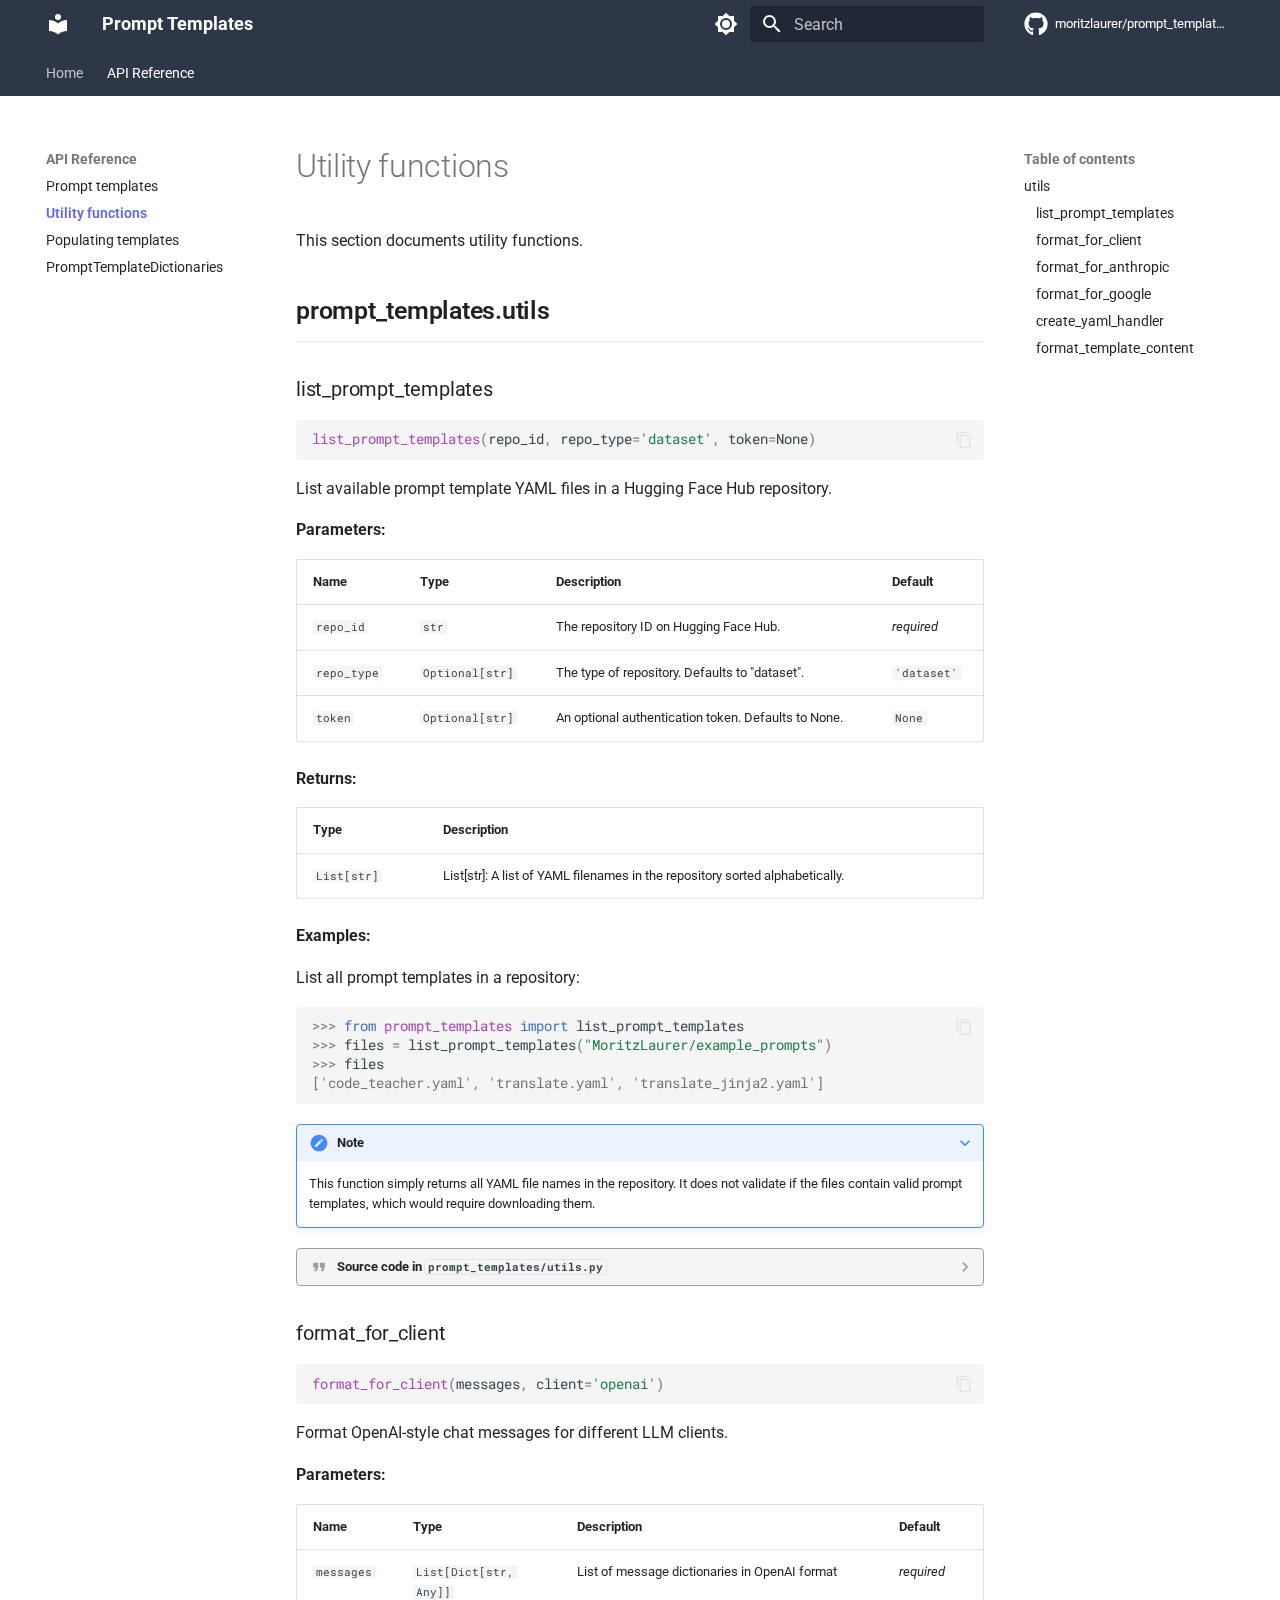
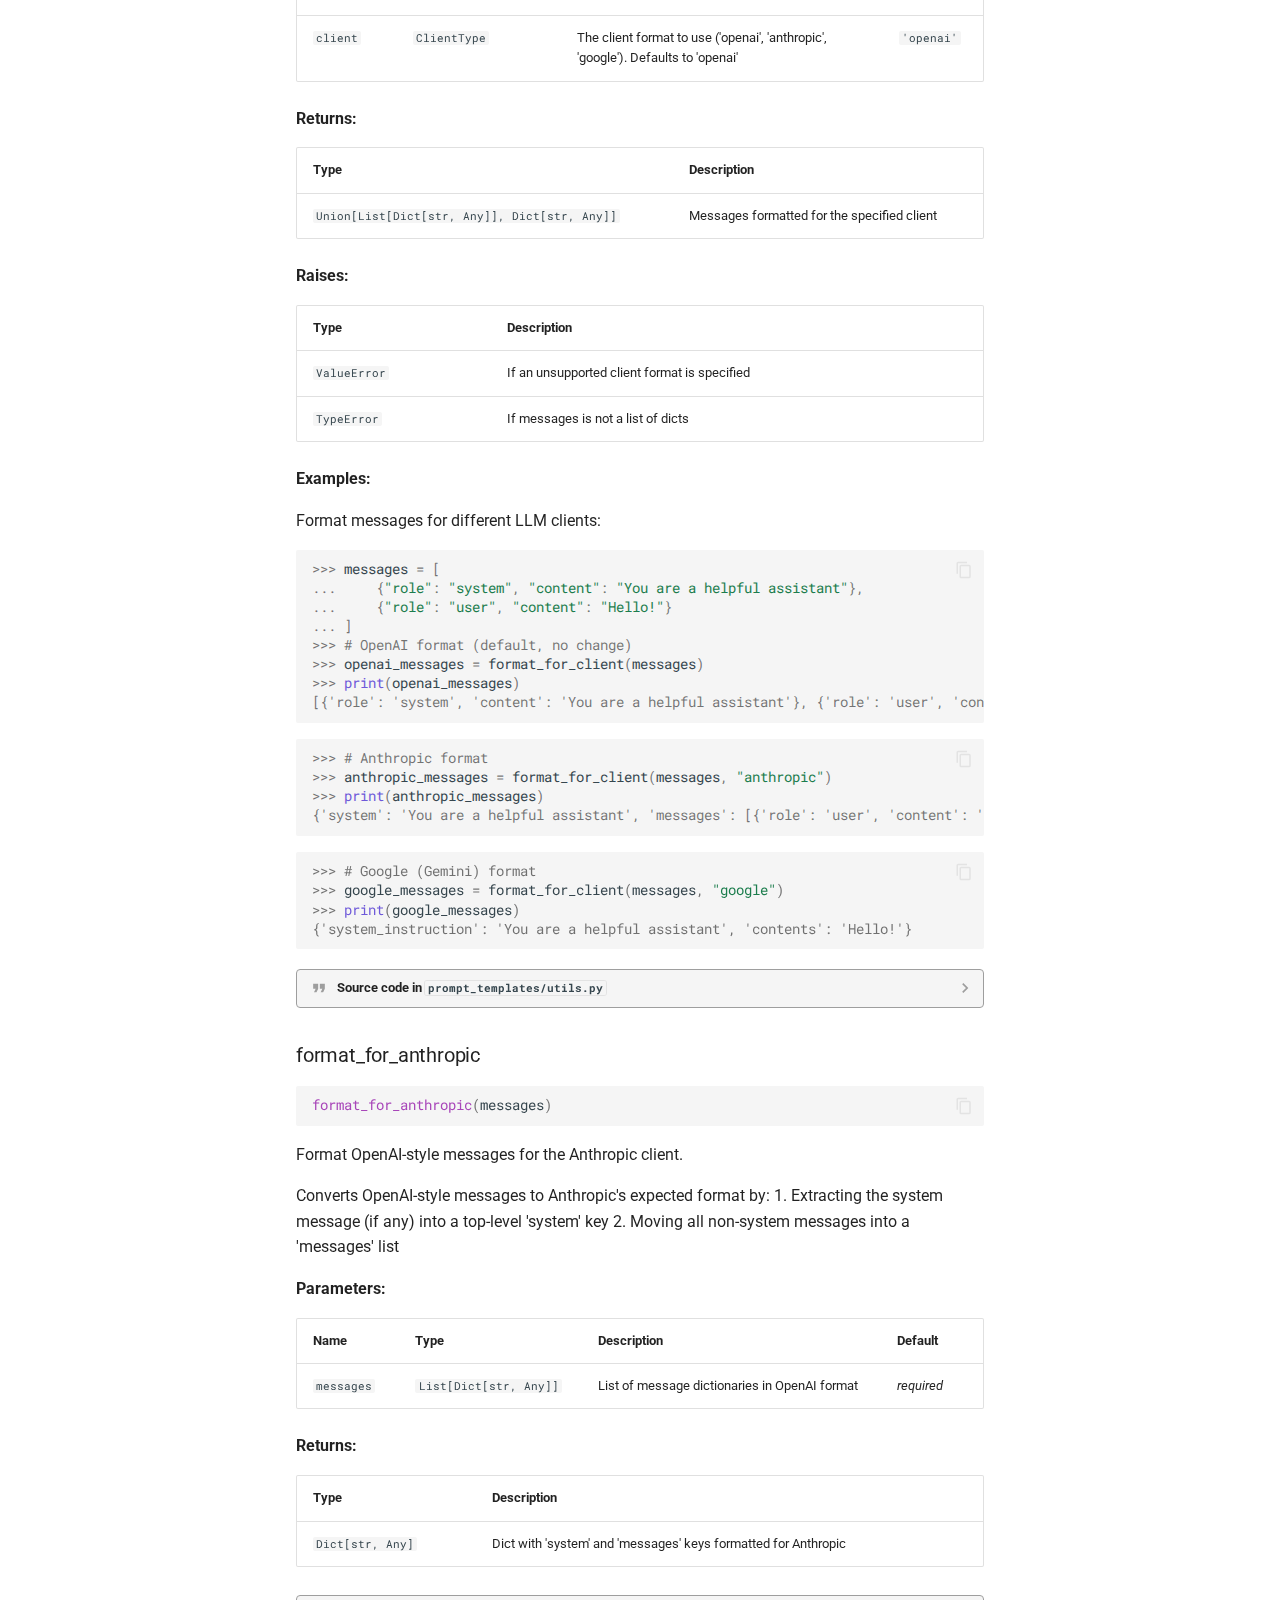
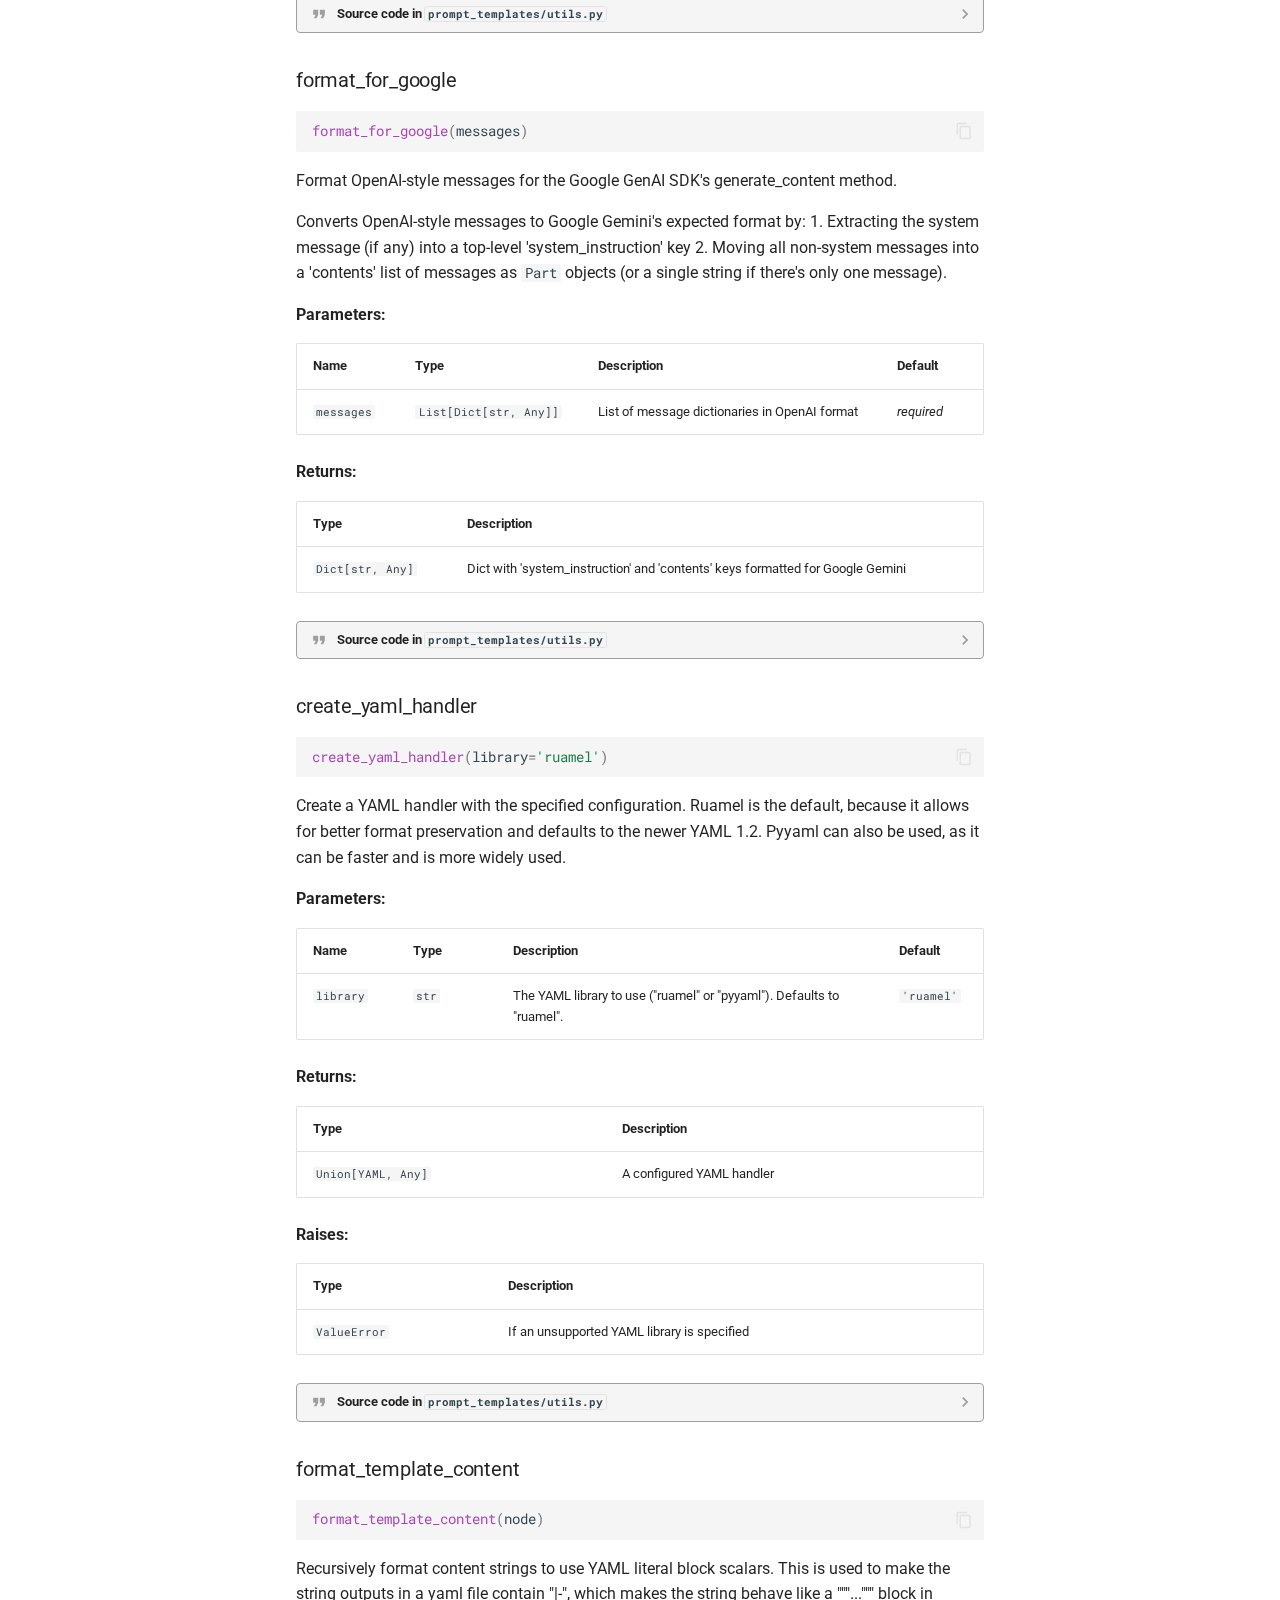
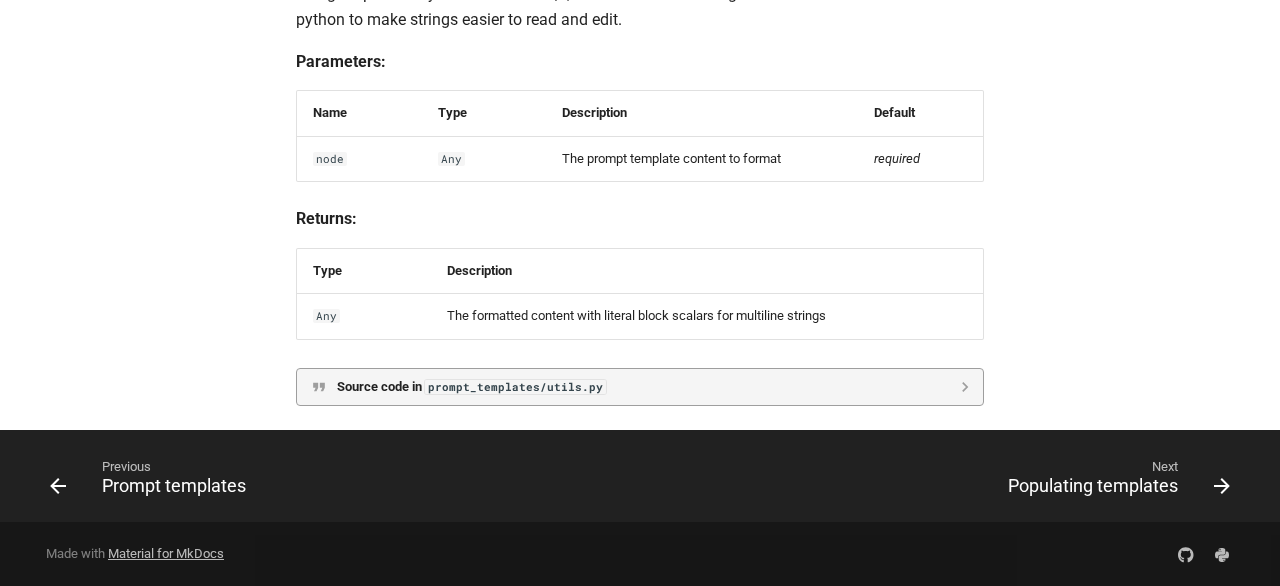
<file: reference/utils/index.html>
<!doctype html>
<html lang="en" class="no-js">
  <head>
    
      <meta charset="utf-8">
      <meta name="viewport" content="width=device-width,initial-scale=1">
      
        <meta name="description" content="A library for working with prompt templates locally or on the Hugging Face Hub">
      
      
      
        <link rel="canonical" href="https://moritzlaurer.github.io/prompt_templates/reference/utils/">
      
      
        <link rel="prev" href="../prompt_templates/">
      
      
        <link rel="next" href="../populators/">
      
      
      <link rel="icon" href="../../assets/images/favicon.png">
      <meta name="generator" content="mkdocs-1.6.1, mkdocs-material-9.5.49">
    
    
      
        <title>Utility functions - Prompt Templates</title>
      
    
    
      <link rel="stylesheet" href="../../assets/stylesheets/main.6f8fc17f.min.css">
      
        
        <link rel="stylesheet" href="../../assets/stylesheets/palette.06af60db.min.css">
      
      


    
    
      
    
    
      
        
        
        <link rel="preconnect" href="https://fonts.gstatic.com" crossorigin>
        <link rel="stylesheet" href="https://fonts.googleapis.com/css?family=Roboto:300,300i,400,400i,700,700i%7CRoboto+Mono:400,400i,700,700i&display=fallback">
        <style>:root{--md-text-font:"Roboto";--md-code-font:"Roboto Mono"}</style>
      
    
    
      <link rel="stylesheet" href="../../assets/_mkdocstrings.css">
    
      <link rel="stylesheet" href="../../stylesheets/extra.css">
    
    <script>__md_scope=new URL("../..",location),__md_hash=e=>[...e].reduce(((e,_)=>(e<<5)-e+_.charCodeAt(0)),0),__md_get=(e,_=localStorage,t=__md_scope)=>JSON.parse(_.getItem(t.pathname+"."+e)),__md_set=(e,_,t=localStorage,a=__md_scope)=>{try{t.setItem(a.pathname+"."+e,JSON.stringify(_))}catch(e){}}</script>
    
      

    
    
    
  </head>
  
  
    
    
      
    
    
    
    
    <body dir="ltr" data-md-color-scheme="default" data-md-color-primary="custom" data-md-color-accent="custom">
  
    
    <input class="md-toggle" data-md-toggle="drawer" type="checkbox" id="__drawer" autocomplete="off">
    <input class="md-toggle" data-md-toggle="search" type="checkbox" id="__search" autocomplete="off">
    <label class="md-overlay" for="__drawer"></label>
    <div data-md-component="skip">
      
        
        <a href="#utility-functions" class="md-skip">
          Skip to content
        </a>
      
    </div>
    <div data-md-component="announce">
      
    </div>
    
    
      

<header class="md-header" data-md-component="header">
  <nav class="md-header__inner md-grid" aria-label="Header">
    <a href="../.." title="Prompt Templates" class="md-header__button md-logo" aria-label="Prompt Templates" data-md-component="logo">
      
  
  <svg xmlns="http://www.w3.org/2000/svg" viewBox="0 0 24 24"><path d="M12 8a3 3 0 0 0 3-3 3 3 0 0 0-3-3 3 3 0 0 0-3 3 3 3 0 0 0 3 3m0 3.54C9.64 9.35 6.5 8 3 8v11c3.5 0 6.64 1.35 9 3.54 2.36-2.19 5.5-3.54 9-3.54V8c-3.5 0-6.64 1.35-9 3.54"/></svg>

    </a>
    <label class="md-header__button md-icon" for="__drawer">
      
      <svg xmlns="http://www.w3.org/2000/svg" viewBox="0 0 24 24"><path d="M3 6h18v2H3zm0 5h18v2H3zm0 5h18v2H3z"/></svg>
    </label>
    <div class="md-header__title" data-md-component="header-title">
      <div class="md-header__ellipsis">
        <div class="md-header__topic">
          <span class="md-ellipsis">
            Prompt Templates
          </span>
        </div>
        <div class="md-header__topic" data-md-component="header-topic">
          <span class="md-ellipsis">
            
              Utility functions
            
          </span>
        </div>
      </div>
    </div>
    
      
        <form class="md-header__option" data-md-component="palette">
  
    
    
    
    <input class="md-option" data-md-color-media="(prefers-color-scheme: light)" data-md-color-scheme="default" data-md-color-primary="custom" data-md-color-accent="custom"  aria-label="Switch to dark mode"  type="radio" name="__palette" id="__palette_0">
    
      <label class="md-header__button md-icon" title="Switch to dark mode" for="__palette_1" hidden>
        <svg xmlns="http://www.w3.org/2000/svg" viewBox="0 0 24 24"><path d="M12 8a4 4 0 0 0-4 4 4 4 0 0 0 4 4 4 4 0 0 0 4-4 4 4 0 0 0-4-4m0 10a6 6 0 0 1-6-6 6 6 0 0 1 6-6 6 6 0 0 1 6 6 6 6 0 0 1-6 6m8-9.31V4h-4.69L12 .69 8.69 4H4v4.69L.69 12 4 15.31V20h4.69L12 23.31 15.31 20H20v-4.69L23.31 12z"/></svg>
      </label>
    
  
    
    
    
    <input class="md-option" data-md-color-media="(prefers-color-scheme: dark)" data-md-color-scheme="slate" data-md-color-primary="custom" data-md-color-accent="custom"  aria-label="Switch to light mode"  type="radio" name="__palette" id="__palette_1">
    
      <label class="md-header__button md-icon" title="Switch to light mode" for="__palette_0" hidden>
        <svg xmlns="http://www.w3.org/2000/svg" viewBox="0 0 24 24"><path d="M12 18c-.89 0-1.74-.2-2.5-.55C11.56 16.5 13 14.42 13 12s-1.44-4.5-3.5-5.45C10.26 6.2 11.11 6 12 6a6 6 0 0 1 6 6 6 6 0 0 1-6 6m8-9.31V4h-4.69L12 .69 8.69 4H4v4.69L.69 12 4 15.31V20h4.69L12 23.31 15.31 20H20v-4.69L23.31 12z"/></svg>
      </label>
    
  
</form>
      
    
    
      <script>var palette=__md_get("__palette");if(palette&&palette.color){if("(prefers-color-scheme)"===palette.color.media){var media=matchMedia("(prefers-color-scheme: light)"),input=document.querySelector(media.matches?"[data-md-color-media='(prefers-color-scheme: light)']":"[data-md-color-media='(prefers-color-scheme: dark)']");palette.color.media=input.getAttribute("data-md-color-media"),palette.color.scheme=input.getAttribute("data-md-color-scheme"),palette.color.primary=input.getAttribute("data-md-color-primary"),palette.color.accent=input.getAttribute("data-md-color-accent")}for(var[key,value]of Object.entries(palette.color))document.body.setAttribute("data-md-color-"+key,value)}</script>
    
    
    
      <label class="md-header__button md-icon" for="__search">
        
        <svg xmlns="http://www.w3.org/2000/svg" viewBox="0 0 24 24"><path d="M9.5 3A6.5 6.5 0 0 1 16 9.5c0 1.61-.59 3.09-1.56 4.23l.27.27h.79l5 5-1.5 1.5-5-5v-.79l-.27-.27A6.52 6.52 0 0 1 9.5 16 6.5 6.5 0 0 1 3 9.5 6.5 6.5 0 0 1 9.5 3m0 2C7 5 5 7 5 9.5S7 14 9.5 14 14 12 14 9.5 12 5 9.5 5"/></svg>
      </label>
      <div class="md-search" data-md-component="search" role="dialog">
  <label class="md-search__overlay" for="__search"></label>
  <div class="md-search__inner" role="search">
    <form class="md-search__form" name="search">
      <input type="text" class="md-search__input" name="query" aria-label="Search" placeholder="Search" autocapitalize="off" autocorrect="off" autocomplete="off" spellcheck="false" data-md-component="search-query" required>
      <label class="md-search__icon md-icon" for="__search">
        
        <svg xmlns="http://www.w3.org/2000/svg" viewBox="0 0 24 24"><path d="M9.5 3A6.5 6.5 0 0 1 16 9.5c0 1.61-.59 3.09-1.56 4.23l.27.27h.79l5 5-1.5 1.5-5-5v-.79l-.27-.27A6.52 6.52 0 0 1 9.5 16 6.5 6.5 0 0 1 3 9.5 6.5 6.5 0 0 1 9.5 3m0 2C7 5 5 7 5 9.5S7 14 9.5 14 14 12 14 9.5 12 5 9.5 5"/></svg>
        
        <svg xmlns="http://www.w3.org/2000/svg" viewBox="0 0 24 24"><path d="M20 11v2H8l5.5 5.5-1.42 1.42L4.16 12l7.92-7.92L13.5 5.5 8 11z"/></svg>
      </label>
      <nav class="md-search__options" aria-label="Search">
        
        <button type="reset" class="md-search__icon md-icon" title="Clear" aria-label="Clear" tabindex="-1">
          
          <svg xmlns="http://www.w3.org/2000/svg" viewBox="0 0 24 24"><path d="M19 6.41 17.59 5 12 10.59 6.41 5 5 6.41 10.59 12 5 17.59 6.41 19 12 13.41 17.59 19 19 17.59 13.41 12z"/></svg>
        </button>
      </nav>
      
        <div class="md-search__suggest" data-md-component="search-suggest"></div>
      
    </form>
    <div class="md-search__output">
      <div class="md-search__scrollwrap" tabindex="0" data-md-scrollfix>
        <div class="md-search-result" data-md-component="search-result">
          <div class="md-search-result__meta">
            Initializing search
          </div>
          <ol class="md-search-result__list" role="presentation"></ol>
        </div>
      </div>
    </div>
  </div>
</div>
    
    
      <div class="md-header__source">
        <a href="https://github.com/MoritzLaurer/prompt_templates" title="Go to repository" class="md-source" data-md-component="source">
  <div class="md-source__icon md-icon">
    
    <svg xmlns="http://www.w3.org/2000/svg" viewBox="0 0 496 512"><!--! Font Awesome Free 6.7.1 by @fontawesome - https://fontawesome.com License - https://fontawesome.com/license/free (Icons: CC BY 4.0, Fonts: SIL OFL 1.1, Code: MIT License) Copyright 2024 Fonticons, Inc.--><path d="M165.9 397.4c0 2-2.3 3.6-5.2 3.6-3.3.3-5.6-1.3-5.6-3.6 0-2 2.3-3.6 5.2-3.6 3-.3 5.6 1.3 5.6 3.6m-31.1-4.5c-.7 2 1.3 4.3 4.3 4.9 2.6 1 5.6 0 6.2-2s-1.3-4.3-4.3-5.2c-2.6-.7-5.5.3-6.2 2.3m44.2-1.7c-2.9.7-4.9 2.6-4.6 4.9.3 2 2.9 3.3 5.9 2.6 2.9-.7 4.9-2.6 4.6-4.6-.3-1.9-3-3.2-5.9-2.9M244.8 8C106.1 8 0 113.3 0 252c0 110.9 69.8 205.8 169.5 239.2 12.8 2.3 17.3-5.6 17.3-12.1 0-6.2-.3-40.4-.3-61.4 0 0-70 15-84.7-29.8 0 0-11.4-29.1-27.8-36.6 0 0-22.9-15.7 1.6-15.4 0 0 24.9 2 38.6 25.8 21.9 38.6 58.6 27.5 72.9 20.9 2.3-16 8.8-27.1 16-33.7-55.9-6.2-112.3-14.3-112.3-110.5 0-27.5 7.6-41.3 23.6-58.9-2.6-6.5-11.1-33.3 2.6-67.9 20.9-6.5 69 27 69 27 20-5.6 41.5-8.5 62.8-8.5s42.8 2.9 62.8 8.5c0 0 48.1-33.6 69-27 13.7 34.7 5.2 61.4 2.6 67.9 16 17.7 25.8 31.5 25.8 58.9 0 96.5-58.9 104.2-114.8 110.5 9.2 7.9 17 22.9 17 46.4 0 33.7-.3 75.4-.3 83.6 0 6.5 4.6 14.4 17.3 12.1C428.2 457.8 496 362.9 496 252 496 113.3 383.5 8 244.8 8M97.2 352.9c-1.3 1-1 3.3.7 5.2 1.6 1.6 3.9 2.3 5.2 1 1.3-1 1-3.3-.7-5.2-1.6-1.6-3.9-2.3-5.2-1m-10.8-8.1c-.7 1.3.3 2.9 2.3 3.9 1.6 1 3.6.7 4.3-.7.7-1.3-.3-2.9-2.3-3.9-2-.6-3.6-.3-4.3.7m32.4 35.6c-1.6 1.3-1 4.3 1.3 6.2 2.3 2.3 5.2 2.6 6.5 1 1.3-1.3.7-4.3-1.3-6.2-2.2-2.3-5.2-2.6-6.5-1m-11.4-14.7c-1.6 1-1.6 3.6 0 5.9s4.3 3.3 5.6 2.3c1.6-1.3 1.6-3.9 0-6.2-1.4-2.3-4-3.3-5.6-2"/></svg>
  </div>
  <div class="md-source__repository">
    moritzlaurer/prompt_templates
  </div>
</a>
      </div>
    
  </nav>
  
</header>
    
    <div class="md-container" data-md-component="container">
      
      
        
          
            
<nav class="md-tabs" aria-label="Tabs" data-md-component="tabs">
  <div class="md-grid">
    <ul class="md-tabs__list">
      
        
  
  
  
    
    
      <li class="md-tabs__item">
        <a href="../.." class="md-tabs__link">
          
  
    
  
  Home

        </a>
      </li>
    
  

      
        
  
  
    
  
  
    
    
      <li class="md-tabs__item md-tabs__item--active">
        <a href="../prompt_templates/" class="md-tabs__link">
          
  
    
  
  API Reference

        </a>
      </li>
    
  

      
    </ul>
  </div>
</nav>
          
        
      
      <main class="md-main" data-md-component="main">
        <div class="md-main__inner md-grid">
          
            
              
              <div class="md-sidebar md-sidebar--primary" data-md-component="sidebar" data-md-type="navigation" >
                <div class="md-sidebar__scrollwrap">
                  <div class="md-sidebar__inner">
                    


  


<nav class="md-nav md-nav--primary md-nav--lifted" aria-label="Navigation" data-md-level="0">
  <label class="md-nav__title" for="__drawer">
    <a href="../.." title="Prompt Templates" class="md-nav__button md-logo" aria-label="Prompt Templates" data-md-component="logo">
      
  
  <svg xmlns="http://www.w3.org/2000/svg" viewBox="0 0 24 24"><path d="M12 8a3 3 0 0 0 3-3 3 3 0 0 0-3-3 3 3 0 0 0-3 3 3 3 0 0 0 3 3m0 3.54C9.64 9.35 6.5 8 3 8v11c3.5 0 6.64 1.35 9 3.54 2.36-2.19 5.5-3.54 9-3.54V8c-3.5 0-6.64 1.35-9 3.54"/></svg>

    </a>
    Prompt Templates
  </label>
  
    <div class="md-nav__source">
      <a href="https://github.com/MoritzLaurer/prompt_templates" title="Go to repository" class="md-source" data-md-component="source">
  <div class="md-source__icon md-icon">
    
    <svg xmlns="http://www.w3.org/2000/svg" viewBox="0 0 496 512"><!--! Font Awesome Free 6.7.1 by @fontawesome - https://fontawesome.com License - https://fontawesome.com/license/free (Icons: CC BY 4.0, Fonts: SIL OFL 1.1, Code: MIT License) Copyright 2024 Fonticons, Inc.--><path d="M165.9 397.4c0 2-2.3 3.6-5.2 3.6-3.3.3-5.6-1.3-5.6-3.6 0-2 2.3-3.6 5.2-3.6 3-.3 5.6 1.3 5.6 3.6m-31.1-4.5c-.7 2 1.3 4.3 4.3 4.9 2.6 1 5.6 0 6.2-2s-1.3-4.3-4.3-5.2c-2.6-.7-5.5.3-6.2 2.3m44.2-1.7c-2.9.7-4.9 2.6-4.6 4.9.3 2 2.9 3.3 5.9 2.6 2.9-.7 4.9-2.6 4.6-4.6-.3-1.9-3-3.2-5.9-2.9M244.8 8C106.1 8 0 113.3 0 252c0 110.9 69.8 205.8 169.5 239.2 12.8 2.3 17.3-5.6 17.3-12.1 0-6.2-.3-40.4-.3-61.4 0 0-70 15-84.7-29.8 0 0-11.4-29.1-27.8-36.6 0 0-22.9-15.7 1.6-15.4 0 0 24.9 2 38.6 25.8 21.9 38.6 58.6 27.5 72.9 20.9 2.3-16 8.8-27.1 16-33.7-55.9-6.2-112.3-14.3-112.3-110.5 0-27.5 7.6-41.3 23.6-58.9-2.6-6.5-11.1-33.3 2.6-67.9 20.9-6.5 69 27 69 27 20-5.6 41.5-8.5 62.8-8.5s42.8 2.9 62.8 8.5c0 0 48.1-33.6 69-27 13.7 34.7 5.2 61.4 2.6 67.9 16 17.7 25.8 31.5 25.8 58.9 0 96.5-58.9 104.2-114.8 110.5 9.2 7.9 17 22.9 17 46.4 0 33.7-.3 75.4-.3 83.6 0 6.5 4.6 14.4 17.3 12.1C428.2 457.8 496 362.9 496 252 496 113.3 383.5 8 244.8 8M97.2 352.9c-1.3 1-1 3.3.7 5.2 1.6 1.6 3.9 2.3 5.2 1 1.3-1 1-3.3-.7-5.2-1.6-1.6-3.9-2.3-5.2-1m-10.8-8.1c-.7 1.3.3 2.9 2.3 3.9 1.6 1 3.6.7 4.3-.7.7-1.3-.3-2.9-2.3-3.9-2-.6-3.6-.3-4.3.7m32.4 35.6c-1.6 1.3-1 4.3 1.3 6.2 2.3 2.3 5.2 2.6 6.5 1 1.3-1.3.7-4.3-1.3-6.2-2.2-2.3-5.2-2.6-6.5-1m-11.4-14.7c-1.6 1-1.6 3.6 0 5.9s4.3 3.3 5.6 2.3c1.6-1.3 1.6-3.9 0-6.2-1.4-2.3-4-3.3-5.6-2"/></svg>
  </div>
  <div class="md-source__repository">
    moritzlaurer/prompt_templates
  </div>
</a>
    </div>
  
  <ul class="md-nav__list" data-md-scrollfix>
    
      
      
  
  
  
  
    
    
      
        
          
        
      
        
      
        
      
        
      
        
      
    
    
      
      
        
      
    
    
    <li class="md-nav__item md-nav__item--nested">
      
        
        
        <input class="md-nav__toggle md-toggle " type="checkbox" id="__nav_1" >
        
          
          
          <div class="md-nav__link md-nav__container">
            <a href="../.." class="md-nav__link ">
              
  
  <span class="md-ellipsis">
    Home
  </span>
  

            </a>
            
              
              <label class="md-nav__link " for="__nav_1" id="__nav_1_label" tabindex="0">
                <span class="md-nav__icon md-icon"></span>
              </label>
            
          </div>
        
        <nav class="md-nav" data-md-level="1" aria-labelledby="__nav_1_label" aria-expanded="false">
          <label class="md-nav__title" for="__nav_1">
            <span class="md-nav__icon md-icon"></span>
            Home
          </label>
          <ul class="md-nav__list" data-md-scrollfix>
            
              
            
              
                
  
  
  
  
    <li class="md-nav__item">
      <a href="../../create_template/" class="md-nav__link">
        
  
  <span class="md-ellipsis">
    Create a Prompt Template
  </span>
  

      </a>
    </li>
  

              
            
              
                
  
  
  
  
    <li class="md-nav__item">
      <a href="../../standard_prompt_format/" class="md-nav__link">
        
  
  <span class="md-ellipsis">
    Standard Prompt Format
  </span>
  

      </a>
    </li>
  

              
            
              
                
  
  
  
  
    <li class="md-nav__item">
      <a href="../../repo_types_examples/" class="md-nav__link">
        
  
  <span class="md-ellipsis">
    HF Hub Repo Types
  </span>
  

      </a>
    </li>
  

              
            
              
                
  
  
  
  
    <li class="md-nav__item">
      <a href="../../template_dictionaries/" class="md-nav__link">
        
  
  <span class="md-ellipsis">
    PromptTemplateDictionaries
  </span>
  

      </a>
    </li>
  

              
            
          </ul>
        </nav>
      
    </li>
  

    
      
      
  
  
    
  
  
  
    
    
      
        
      
        
      
        
      
        
      
    
    
      
        
        
      
      
        
      
    
    
    <li class="md-nav__item md-nav__item--active md-nav__item--section md-nav__item--nested">
      
        
        
        <input class="md-nav__toggle md-toggle " type="checkbox" id="__nav_2" checked>
        
          
          <label class="md-nav__link" for="__nav_2" id="__nav_2_label" tabindex="">
            
  
  <span class="md-ellipsis">
    API Reference
  </span>
  

            <span class="md-nav__icon md-icon"></span>
          </label>
        
        <nav class="md-nav" data-md-level="1" aria-labelledby="__nav_2_label" aria-expanded="true">
          <label class="md-nav__title" for="__nav_2">
            <span class="md-nav__icon md-icon"></span>
            API Reference
          </label>
          <ul class="md-nav__list" data-md-scrollfix>
            
              
                
  
  
  
  
    <li class="md-nav__item">
      <a href="../prompt_templates/" class="md-nav__link">
        
  
  <span class="md-ellipsis">
    Prompt templates
  </span>
  

      </a>
    </li>
  

              
            
              
                
  
  
    
  
  
  
    <li class="md-nav__item md-nav__item--active">
      
      <input class="md-nav__toggle md-toggle" type="checkbox" id="__toc">
      
      
        
      
      
        <label class="md-nav__link md-nav__link--active" for="__toc">
          
  
  <span class="md-ellipsis">
    Utility functions
  </span>
  

          <span class="md-nav__icon md-icon"></span>
        </label>
      
      <a href="./" class="md-nav__link md-nav__link--active">
        
  
  <span class="md-ellipsis">
    Utility functions
  </span>
  

      </a>
      
        

<nav class="md-nav md-nav--secondary" aria-label="Table of contents">
  
  
  
    
  
  
    <label class="md-nav__title" for="__toc">
      <span class="md-nav__icon md-icon"></span>
      Table of contents
    </label>
    <ul class="md-nav__list" data-md-component="toc" data-md-scrollfix>
      
        <li class="md-nav__item">
  <a href="#prompt_templates.utils" class="md-nav__link">
    <span class="md-ellipsis">
      utils
    </span>
  </a>
  
    <nav class="md-nav" aria-label="utils">
      <ul class="md-nav__list">
        
          <li class="md-nav__item">
  <a href="#prompt_templates.utils.list_prompt_templates" class="md-nav__link">
    <span class="md-ellipsis">
      list_prompt_templates
    </span>
  </a>
  
</li>
        
          <li class="md-nav__item">
  <a href="#prompt_templates.utils.format_for_client" class="md-nav__link">
    <span class="md-ellipsis">
      format_for_client
    </span>
  </a>
  
</li>
        
          <li class="md-nav__item">
  <a href="#prompt_templates.utils.format_for_anthropic" class="md-nav__link">
    <span class="md-ellipsis">
      format_for_anthropic
    </span>
  </a>
  
</li>
        
          <li class="md-nav__item">
  <a href="#prompt_templates.utils.format_for_google" class="md-nav__link">
    <span class="md-ellipsis">
      format_for_google
    </span>
  </a>
  
</li>
        
          <li class="md-nav__item">
  <a href="#prompt_templates.utils.create_yaml_handler" class="md-nav__link">
    <span class="md-ellipsis">
      create_yaml_handler
    </span>
  </a>
  
</li>
        
          <li class="md-nav__item">
  <a href="#prompt_templates.utils.format_template_content" class="md-nav__link">
    <span class="md-ellipsis">
      format_template_content
    </span>
  </a>
  
</li>
        
      </ul>
    </nav>
  
</li>
      
    </ul>
  
</nav>
      
    </li>
  

              
            
              
                
  
  
  
  
    <li class="md-nav__item">
      <a href="../populators/" class="md-nav__link">
        
  
  <span class="md-ellipsis">
    Populating templates
  </span>
  

      </a>
    </li>
  

              
            
              
                
  
  
  
  
    <li class="md-nav__item">
      <a href="../template_dictionaries.md" class="md-nav__link">
        
  
  <span class="md-ellipsis">
    PromptTemplateDictionaries
  </span>
  

      </a>
    </li>
  

              
            
          </ul>
        </nav>
      
    </li>
  

    
  </ul>
</nav>
                  </div>
                </div>
              </div>
            
            
              
              <div class="md-sidebar md-sidebar--secondary" data-md-component="sidebar" data-md-type="toc" >
                <div class="md-sidebar__scrollwrap">
                  <div class="md-sidebar__inner">
                    

<nav class="md-nav md-nav--secondary" aria-label="Table of contents">
  
  
  
    
  
  
    <label class="md-nav__title" for="__toc">
      <span class="md-nav__icon md-icon"></span>
      Table of contents
    </label>
    <ul class="md-nav__list" data-md-component="toc" data-md-scrollfix>
      
        <li class="md-nav__item">
  <a href="#prompt_templates.utils" class="md-nav__link">
    <span class="md-ellipsis">
      utils
    </span>
  </a>
  
    <nav class="md-nav" aria-label="utils">
      <ul class="md-nav__list">
        
          <li class="md-nav__item">
  <a href="#prompt_templates.utils.list_prompt_templates" class="md-nav__link">
    <span class="md-ellipsis">
      list_prompt_templates
    </span>
  </a>
  
</li>
        
          <li class="md-nav__item">
  <a href="#prompt_templates.utils.format_for_client" class="md-nav__link">
    <span class="md-ellipsis">
      format_for_client
    </span>
  </a>
  
</li>
        
          <li class="md-nav__item">
  <a href="#prompt_templates.utils.format_for_anthropic" class="md-nav__link">
    <span class="md-ellipsis">
      format_for_anthropic
    </span>
  </a>
  
</li>
        
          <li class="md-nav__item">
  <a href="#prompt_templates.utils.format_for_google" class="md-nav__link">
    <span class="md-ellipsis">
      format_for_google
    </span>
  </a>
  
</li>
        
          <li class="md-nav__item">
  <a href="#prompt_templates.utils.create_yaml_handler" class="md-nav__link">
    <span class="md-ellipsis">
      create_yaml_handler
    </span>
  </a>
  
</li>
        
          <li class="md-nav__item">
  <a href="#prompt_templates.utils.format_template_content" class="md-nav__link">
    <span class="md-ellipsis">
      format_template_content
    </span>
  </a>
  
</li>
        
      </ul>
    </nav>
  
</li>
      
    </ul>
  
</nav>
                  </div>
                </div>
              </div>
            
          
          
            <div class="md-content" data-md-component="content">
              <article class="md-content__inner md-typeset">
                
                  

  
  


<h1 id="utility-functions">Utility functions</h1>
<p>This section documents utility functions.</p>


<div class="doc doc-object doc-module">



<h2 id="prompt_templates.utils" class="doc doc-heading">
          <span class="doc doc-object-name doc-module-name">prompt_templates.utils</span>


</h2>

  <div class="doc doc-contents first">

  

  <div class="doc doc-children">










<div class="doc doc-object doc-function">



<h3 id="prompt_templates.utils.list_prompt_templates" class="doc doc-heading">
          <span class="doc doc-object-name doc-function-name">list_prompt_templates</span>


</h3>
<div class="doc-signature highlight"><pre><span></span><code><a id="__codelineno-0-1" name="__codelineno-0-1" href="#__codelineno-0-1"></a><span class="nf">list_prompt_templates</span><span class="p">(</span><span class="n">repo_id</span><span class="p">,</span> <span class="n">repo_type</span><span class="o">=</span><span class="s1">&#39;dataset&#39;</span><span class="p">,</span> <span class="n">token</span><span class="o">=</span><span class="kc">None</span><span class="p">)</span>
</code></pre></div>

  <div class="doc doc-contents ">
  
      <p>List available prompt template YAML files in a Hugging Face Hub repository.</p>



  <p><strong>Parameters:</strong></p>
  <table>
    <thead>
      <tr>
        <th>Name</th>
        <th>Type</th>
        <th>Description</th>
        <th>Default</th>
      </tr>
    </thead>
    <tbody>
        <tr>
          <td><code>repo_id</code></td>
          <td>
                <code>str</code>
          </td>
          <td>
            <div class="doc-md-description">
              <p>The repository ID on Hugging Face Hub.</p>
            </div>
          </td>
          <td>
              <em>required</em>
          </td>
        </tr>
        <tr>
          <td><code>repo_type</code></td>
          <td>
                <code><span title="typing.Optional">Optional</span>[str]</code>
          </td>
          <td>
            <div class="doc-md-description">
              <p>The type of repository. Defaults to "dataset".</p>
            </div>
          </td>
          <td>
                <code>&#39;dataset&#39;</code>
          </td>
        </tr>
        <tr>
          <td><code>token</code></td>
          <td>
                <code><span title="typing.Optional">Optional</span>[str]</code>
          </td>
          <td>
            <div class="doc-md-description">
              <p>An optional authentication token. Defaults to None.</p>
            </div>
          </td>
          <td>
                <code>None</code>
          </td>
        </tr>
    </tbody>
  </table>



  <p><strong>Returns:</strong></p>
  <table>
    <thead>
      <tr>
        <th>Type</th>
        <th>Description</th>
      </tr>
    </thead>
    <tbody>
        <tr>
          <td>
                <code><span title="typing.List">List</span>[str]</code>
          </td>
          <td>
            <div class="doc-md-description">
              <p>List[str]: A list of YAML filenames in the repository sorted alphabetically.</p>
            </div>
          </td>
        </tr>
    </tbody>
  </table>



<p><strong>Examples:</strong></p>
    <p>List all prompt templates in a repository:</p>
    <div class="highlight"><pre><span></span><code><a id="__codelineno-0-1" name="__codelineno-0-1" href="#__codelineno-0-1"></a><span class="gp">&gt;&gt;&gt; </span><span class="kn">from</span><span class="w"> </span><span class="nn">prompt_templates</span><span class="w"> </span><span class="kn">import</span> <span class="n">list_prompt_templates</span>
<a id="__codelineno-0-2" name="__codelineno-0-2" href="#__codelineno-0-2"></a><span class="gp">&gt;&gt;&gt; </span><span class="n">files</span> <span class="o">=</span> <span class="n">list_prompt_templates</span><span class="p">(</span><span class="s2">&quot;MoritzLaurer/example_prompts&quot;</span><span class="p">)</span>
<a id="__codelineno-0-3" name="__codelineno-0-3" href="#__codelineno-0-3"></a><span class="gp">&gt;&gt;&gt; </span><span class="n">files</span>
<a id="__codelineno-0-4" name="__codelineno-0-4" href="#__codelineno-0-4"></a><span class="go">[&#39;code_teacher.yaml&#39;, &#39;translate.yaml&#39;, &#39;translate_jinja2.yaml&#39;]</span>
</code></pre></div>

<details class="note" open>
  <summary>Note</summary>
  <p>This function simply returns all YAML file names in the repository.
It does not validate if the files contain valid prompt templates, which would require downloading them.</p>
</details>
          <details class="quote">
            <summary>Source code in <code>prompt_templates/utils.py</code></summary>
            <div class="highlight"><table class="highlighttable"><tr><td class="linenos"><div class="linenodiv"><pre><span></span><span class="normal"><a href="#__codelineno-0-15">15</a></span>
<span class="normal"><a href="#__codelineno-0-16">16</a></span>
<span class="normal"><a href="#__codelineno-0-17">17</a></span>
<span class="normal"><a href="#__codelineno-0-18">18</a></span>
<span class="normal"><a href="#__codelineno-0-19">19</a></span>
<span class="normal"><a href="#__codelineno-0-20">20</a></span>
<span class="normal"><a href="#__codelineno-0-21">21</a></span>
<span class="normal"><a href="#__codelineno-0-22">22</a></span>
<span class="normal"><a href="#__codelineno-0-23">23</a></span>
<span class="normal"><a href="#__codelineno-0-24">24</a></span>
<span class="normal"><a href="#__codelineno-0-25">25</a></span>
<span class="normal"><a href="#__codelineno-0-26">26</a></span>
<span class="normal"><a href="#__codelineno-0-27">27</a></span>
<span class="normal"><a href="#__codelineno-0-28">28</a></span>
<span class="normal"><a href="#__codelineno-0-29">29</a></span>
<span class="normal"><a href="#__codelineno-0-30">30</a></span>
<span class="normal"><a href="#__codelineno-0-31">31</a></span>
<span class="normal"><a href="#__codelineno-0-32">32</a></span>
<span class="normal"><a href="#__codelineno-0-33">33</a></span>
<span class="normal"><a href="#__codelineno-0-34">34</a></span>
<span class="normal"><a href="#__codelineno-0-35">35</a></span>
<span class="normal"><a href="#__codelineno-0-36">36</a></span>
<span class="normal"><a href="#__codelineno-0-37">37</a></span>
<span class="normal"><a href="#__codelineno-0-38">38</a></span>
<span class="normal"><a href="#__codelineno-0-39">39</a></span>
<span class="normal"><a href="#__codelineno-0-40">40</a></span>
<span class="normal"><a href="#__codelineno-0-41">41</a></span>
<span class="normal"><a href="#__codelineno-0-42">42</a></span>
<span class="normal"><a href="#__codelineno-0-43">43</a></span>
<span class="normal"><a href="#__codelineno-0-44">44</a></span>
<span class="normal"><a href="#__codelineno-0-45">45</a></span>
<span class="normal"><a href="#__codelineno-0-46">46</a></span>
<span class="normal"><a href="#__codelineno-0-47">47</a></span></pre></div></td><td class="code"><div><pre><span></span><code><a id="__codelineno-0-15" name="__codelineno-0-15"></a><span class="k">def</span><span class="w"> </span><span class="nf">list_prompt_templates</span><span class="p">(</span>
<a id="__codelineno-0-16" name="__codelineno-0-16"></a>    <span class="n">repo_id</span><span class="p">:</span> <span class="nb">str</span><span class="p">,</span> <span class="n">repo_type</span><span class="p">:</span> <span class="n">Optional</span><span class="p">[</span><span class="nb">str</span><span class="p">]</span> <span class="o">=</span> <span class="s2">&quot;dataset&quot;</span><span class="p">,</span> <span class="n">token</span><span class="p">:</span> <span class="n">Optional</span><span class="p">[</span><span class="nb">str</span><span class="p">]</span> <span class="o">=</span> <span class="kc">None</span>
<a id="__codelineno-0-17" name="__codelineno-0-17"></a><span class="p">)</span> <span class="o">-&gt;</span> <span class="n">List</span><span class="p">[</span><span class="nb">str</span><span class="p">]:</span>
<a id="__codelineno-0-18" name="__codelineno-0-18"></a><span class="w">    </span><span class="sd">&quot;&quot;&quot;List available prompt template YAML files in a Hugging Face Hub repository.</span>
<a id="__codelineno-0-19" name="__codelineno-0-19"></a>
<a id="__codelineno-0-20" name="__codelineno-0-20"></a><span class="sd">    Args:</span>
<a id="__codelineno-0-21" name="__codelineno-0-21"></a><span class="sd">        repo_id (str): The repository ID on Hugging Face Hub.</span>
<a id="__codelineno-0-22" name="__codelineno-0-22"></a><span class="sd">        repo_type (Optional[str]): The type of repository. Defaults to &quot;dataset&quot;.</span>
<a id="__codelineno-0-23" name="__codelineno-0-23"></a><span class="sd">        token (Optional[str]): An optional authentication token. Defaults to None.</span>
<a id="__codelineno-0-24" name="__codelineno-0-24"></a>
<a id="__codelineno-0-25" name="__codelineno-0-25"></a><span class="sd">    Returns:</span>
<a id="__codelineno-0-26" name="__codelineno-0-26"></a><span class="sd">        List[str]: A list of YAML filenames in the repository sorted alphabetically.</span>
<a id="__codelineno-0-27" name="__codelineno-0-27"></a>
<a id="__codelineno-0-28" name="__codelineno-0-28"></a><span class="sd">    Examples:</span>
<a id="__codelineno-0-29" name="__codelineno-0-29"></a><span class="sd">        List all prompt templates in a repository:</span>
<a id="__codelineno-0-30" name="__codelineno-0-30"></a><span class="sd">        &gt;&gt;&gt; from prompt_templates import list_prompt_templates</span>
<a id="__codelineno-0-31" name="__codelineno-0-31"></a><span class="sd">        &gt;&gt;&gt; files = list_prompt_templates(&quot;MoritzLaurer/example_prompts&quot;)</span>
<a id="__codelineno-0-32" name="__codelineno-0-32"></a><span class="sd">        &gt;&gt;&gt; files</span>
<a id="__codelineno-0-33" name="__codelineno-0-33"></a><span class="sd">        [&#39;code_teacher.yaml&#39;, &#39;translate.yaml&#39;, &#39;translate_jinja2.yaml&#39;]</span>
<a id="__codelineno-0-34" name="__codelineno-0-34"></a>
<a id="__codelineno-0-35" name="__codelineno-0-35"></a><span class="sd">    Note:</span>
<a id="__codelineno-0-36" name="__codelineno-0-36"></a><span class="sd">        This function simply returns all YAML file names in the repository.</span>
<a id="__codelineno-0-37" name="__codelineno-0-37"></a><span class="sd">        It does not validate if the files contain valid prompt templates, which would require downloading them.</span>
<a id="__codelineno-0-38" name="__codelineno-0-38"></a><span class="sd">    &quot;&quot;&quot;</span>
<a id="__codelineno-0-39" name="__codelineno-0-39"></a>    <span class="n">logger</span><span class="o">.</span><span class="n">info</span><span class="p">(</span>
<a id="__codelineno-0-40" name="__codelineno-0-40"></a>        <span class="s2">&quot;This function simply returns all YAML file names in the repository. &quot;</span>
<a id="__codelineno-0-41" name="__codelineno-0-41"></a>        <span class="s2">&quot;It does not validate if the files contain valid prompt templates, which would require downloading them.&quot;</span>
<a id="__codelineno-0-42" name="__codelineno-0-42"></a>    <span class="p">)</span>
<a id="__codelineno-0-43" name="__codelineno-0-43"></a>    <span class="n">api</span> <span class="o">=</span> <span class="n">HfApi</span><span class="p">(</span><span class="n">token</span><span class="o">=</span><span class="n">token</span><span class="p">)</span>
<a id="__codelineno-0-44" name="__codelineno-0-44"></a>    <span class="n">yaml_files</span> <span class="o">=</span> <span class="p">[</span>
<a id="__codelineno-0-45" name="__codelineno-0-45"></a>        <span class="n">file</span> <span class="k">for</span> <span class="n">file</span> <span class="ow">in</span> <span class="n">api</span><span class="o">.</span><span class="n">list_repo_files</span><span class="p">(</span><span class="n">repo_id</span><span class="p">,</span> <span class="n">repo_type</span><span class="o">=</span><span class="n">repo_type</span><span class="p">)</span> <span class="k">if</span> <span class="n">file</span><span class="o">.</span><span class="n">endswith</span><span class="p">(</span><span class="n">VALID_PROMPT_EXTENSIONS</span><span class="p">)</span>
<a id="__codelineno-0-46" name="__codelineno-0-46"></a>    <span class="p">]</span>
<a id="__codelineno-0-47" name="__codelineno-0-47"></a>    <span class="k">return</span> <span class="nb">sorted</span><span class="p">(</span><span class="n">yaml_files</span><span class="p">)</span>
</code></pre></div></td></tr></table></div>
          </details>
  </div>

</div>


<div class="doc doc-object doc-function">



<h3 id="prompt_templates.utils.format_for_client" class="doc doc-heading">
          <span class="doc doc-object-name doc-function-name">format_for_client</span>


</h3>
<div class="doc-signature highlight"><pre><span></span><code><a id="__codelineno-0-1" name="__codelineno-0-1" href="#__codelineno-0-1"></a><span class="nf">format_for_client</span><span class="p">(</span><span class="n">messages</span><span class="p">,</span> <span class="n">client</span><span class="o">=</span><span class="s1">&#39;openai&#39;</span><span class="p">)</span>
</code></pre></div>

  <div class="doc doc-contents ">
  
      <p>Format OpenAI-style chat messages for different LLM clients.</p>



  <p><strong>Parameters:</strong></p>
  <table>
    <thead>
      <tr>
        <th>Name</th>
        <th>Type</th>
        <th>Description</th>
        <th>Default</th>
      </tr>
    </thead>
    <tbody>
        <tr>
          <td><code>messages</code></td>
          <td>
                <code><span title="typing.List">List</span>[<span title="typing.Dict">Dict</span>[str, <span title="typing.Any">Any</span>]]</code>
          </td>
          <td>
            <div class="doc-md-description">
              <p>List of message dictionaries in OpenAI format</p>
            </div>
          </td>
          <td>
              <em>required</em>
          </td>
        </tr>
        <tr>
          <td><code>client</code></td>
          <td>
                <code><span title="prompt_templates.constants.ClientType">ClientType</span></code>
          </td>
          <td>
            <div class="doc-md-description">
              <p>The client format to use ('openai', 'anthropic', 'google'). Defaults to 'openai'</p>
            </div>
          </td>
          <td>
                <code>&#39;openai&#39;</code>
          </td>
        </tr>
    </tbody>
  </table>



  <p><strong>Returns:</strong></p>
  <table>
    <thead>
      <tr>
        <th>Type</th>
        <th>Description</th>
      </tr>
    </thead>
    <tbody>
        <tr>
          <td>
                <code><span title="typing.Union">Union</span>[<span title="typing.List">List</span>[<span title="typing.Dict">Dict</span>[str, <span title="typing.Any">Any</span>]], <span title="typing.Dict">Dict</span>[str, <span title="typing.Any">Any</span>]]</code>
          </td>
          <td>
            <div class="doc-md-description">
              <p>Messages formatted for the specified client</p>
            </div>
          </td>
        </tr>
    </tbody>
  </table>



  <p><strong>Raises:</strong></p>
  <table>
    <thead>
      <tr>
        <th>Type</th>
        <th>Description</th>
      </tr>
    </thead>
    <tbody>
        <tr>
          <td>
                <code>ValueError</code>
          </td>
          <td>
            <div class="doc-md-description">
              <p>If an unsupported client format is specified</p>
            </div>
          </td>
        </tr>
        <tr>
          <td>
                <code>TypeError</code>
          </td>
          <td>
            <div class="doc-md-description">
              <p>If messages is not a list of dicts</p>
            </div>
          </td>
        </tr>
    </tbody>
  </table>



<p><strong>Examples:</strong></p>
    <p>Format messages for different LLM clients:</p>
    <div class="highlight"><pre><span></span><code><a id="__codelineno-0-1" name="__codelineno-0-1" href="#__codelineno-0-1"></a><span class="gp">&gt;&gt;&gt; </span><span class="n">messages</span> <span class="o">=</span> <span class="p">[</span>
<a id="__codelineno-0-2" name="__codelineno-0-2" href="#__codelineno-0-2"></a><span class="gp">... </span>    <span class="p">{</span><span class="s2">&quot;role&quot;</span><span class="p">:</span> <span class="s2">&quot;system&quot;</span><span class="p">,</span> <span class="s2">&quot;content&quot;</span><span class="p">:</span> <span class="s2">&quot;You are a helpful assistant&quot;</span><span class="p">},</span>
<a id="__codelineno-0-3" name="__codelineno-0-3" href="#__codelineno-0-3"></a><span class="gp">... </span>    <span class="p">{</span><span class="s2">&quot;role&quot;</span><span class="p">:</span> <span class="s2">&quot;user&quot;</span><span class="p">,</span> <span class="s2">&quot;content&quot;</span><span class="p">:</span> <span class="s2">&quot;Hello!&quot;</span><span class="p">}</span>
<a id="__codelineno-0-4" name="__codelineno-0-4" href="#__codelineno-0-4"></a><span class="gp">... </span><span class="p">]</span>
<a id="__codelineno-0-5" name="__codelineno-0-5" href="#__codelineno-0-5"></a><span class="gp">&gt;&gt;&gt; </span><span class="c1"># OpenAI format (default, no change)</span>
<a id="__codelineno-0-6" name="__codelineno-0-6" href="#__codelineno-0-6"></a><span class="gp">&gt;&gt;&gt; </span><span class="n">openai_messages</span> <span class="o">=</span> <span class="n">format_for_client</span><span class="p">(</span><span class="n">messages</span><span class="p">)</span>
<a id="__codelineno-0-7" name="__codelineno-0-7" href="#__codelineno-0-7"></a><span class="gp">&gt;&gt;&gt; </span><span class="nb">print</span><span class="p">(</span><span class="n">openai_messages</span><span class="p">)</span>
<a id="__codelineno-0-8" name="__codelineno-0-8" href="#__codelineno-0-8"></a><span class="go">[{&#39;role&#39;: &#39;system&#39;, &#39;content&#39;: &#39;You are a helpful assistant&#39;}, {&#39;role&#39;: &#39;user&#39;, &#39;content&#39;: &#39;Hello!&#39;}]</span>
</code></pre></div>
    <div class="highlight"><pre><span></span><code><a id="__codelineno-0-1" name="__codelineno-0-1" href="#__codelineno-0-1"></a><span class="gp">&gt;&gt;&gt; </span><span class="c1"># Anthropic format</span>
<a id="__codelineno-0-2" name="__codelineno-0-2" href="#__codelineno-0-2"></a><span class="gp">&gt;&gt;&gt; </span><span class="n">anthropic_messages</span> <span class="o">=</span> <span class="n">format_for_client</span><span class="p">(</span><span class="n">messages</span><span class="p">,</span> <span class="s2">&quot;anthropic&quot;</span><span class="p">)</span>
<a id="__codelineno-0-3" name="__codelineno-0-3" href="#__codelineno-0-3"></a><span class="gp">&gt;&gt;&gt; </span><span class="nb">print</span><span class="p">(</span><span class="n">anthropic_messages</span><span class="p">)</span>
<a id="__codelineno-0-4" name="__codelineno-0-4" href="#__codelineno-0-4"></a><span class="go">{&#39;system&#39;: &#39;You are a helpful assistant&#39;, &#39;messages&#39;: [{&#39;role&#39;: &#39;user&#39;, &#39;content&#39;: &#39;Hello!&#39;}]}</span>
</code></pre></div>
    <div class="highlight"><pre><span></span><code><a id="__codelineno-0-1" name="__codelineno-0-1" href="#__codelineno-0-1"></a><span class="gp">&gt;&gt;&gt; </span><span class="c1"># Google (Gemini) format</span>
<a id="__codelineno-0-2" name="__codelineno-0-2" href="#__codelineno-0-2"></a><span class="gp">&gt;&gt;&gt; </span><span class="n">google_messages</span> <span class="o">=</span> <span class="n">format_for_client</span><span class="p">(</span><span class="n">messages</span><span class="p">,</span> <span class="s2">&quot;google&quot;</span><span class="p">)</span>
<a id="__codelineno-0-3" name="__codelineno-0-3" href="#__codelineno-0-3"></a><span class="gp">&gt;&gt;&gt; </span><span class="nb">print</span><span class="p">(</span><span class="n">google_messages</span><span class="p">)</span>
<a id="__codelineno-0-4" name="__codelineno-0-4" href="#__codelineno-0-4"></a><span class="go">{&#39;system_instruction&#39;: &#39;You are a helpful assistant&#39;, &#39;contents&#39;: &#39;Hello!&#39;}</span>
</code></pre></div>

          <details class="quote">
            <summary>Source code in <code>prompt_templates/utils.py</code></summary>
            <div class="highlight"><table class="highlighttable"><tr><td class="linenos"><div class="linenodiv"><pre><span></span><span class="normal"><a href="#__codelineno-0-50">50</a></span>
<span class="normal"><a href="#__codelineno-0-51">51</a></span>
<span class="normal"><a href="#__codelineno-0-52">52</a></span>
<span class="normal"><a href="#__codelineno-0-53">53</a></span>
<span class="normal"><a href="#__codelineno-0-54">54</a></span>
<span class="normal"><a href="#__codelineno-0-55">55</a></span>
<span class="normal"><a href="#__codelineno-0-56">56</a></span>
<span class="normal"><a href="#__codelineno-0-57">57</a></span>
<span class="normal"><a href="#__codelineno-0-58">58</a></span>
<span class="normal"><a href="#__codelineno-0-59">59</a></span>
<span class="normal"><a href="#__codelineno-0-60">60</a></span>
<span class="normal"><a href="#__codelineno-0-61">61</a></span>
<span class="normal"><a href="#__codelineno-0-62">62</a></span>
<span class="normal"><a href="#__codelineno-0-63">63</a></span>
<span class="normal"><a href="#__codelineno-0-64">64</a></span>
<span class="normal"><a href="#__codelineno-0-65">65</a></span>
<span class="normal"><a href="#__codelineno-0-66">66</a></span>
<span class="normal"><a href="#__codelineno-0-67">67</a></span>
<span class="normal"><a href="#__codelineno-0-68">68</a></span>
<span class="normal"><a href="#__codelineno-0-69">69</a></span>
<span class="normal"><a href="#__codelineno-0-70">70</a></span>
<span class="normal"><a href="#__codelineno-0-71">71</a></span>
<span class="normal"><a href="#__codelineno-0-72">72</a></span>
<span class="normal"><a href="#__codelineno-0-73">73</a></span>
<span class="normal"><a href="#__codelineno-0-74">74</a></span>
<span class="normal"><a href="#__codelineno-0-75">75</a></span>
<span class="normal"><a href="#__codelineno-0-76">76</a></span>
<span class="normal"><a href="#__codelineno-0-77">77</a></span>
<span class="normal"><a href="#__codelineno-0-78">78</a></span>
<span class="normal"><a href="#__codelineno-0-79">79</a></span>
<span class="normal"><a href="#__codelineno-0-80">80</a></span>
<span class="normal"><a href="#__codelineno-0-81">81</a></span>
<span class="normal"><a href="#__codelineno-0-82">82</a></span>
<span class="normal"><a href="#__codelineno-0-83">83</a></span>
<span class="normal"><a href="#__codelineno-0-84">84</a></span>
<span class="normal"><a href="#__codelineno-0-85">85</a></span>
<span class="normal"><a href="#__codelineno-0-86">86</a></span>
<span class="normal"><a href="#__codelineno-0-87">87</a></span>
<span class="normal"><a href="#__codelineno-0-88">88</a></span>
<span class="normal"><a href="#__codelineno-0-89">89</a></span>
<span class="normal"><a href="#__codelineno-0-90">90</a></span>
<span class="normal"><a href="#__codelineno-0-91">91</a></span>
<span class="normal"><a href="#__codelineno-0-92">92</a></span>
<span class="normal"><a href="#__codelineno-0-93">93</a></span>
<span class="normal"><a href="#__codelineno-0-94">94</a></span>
<span class="normal"><a href="#__codelineno-0-95">95</a></span>
<span class="normal"><a href="#__codelineno-0-96">96</a></span>
<span class="normal"><a href="#__codelineno-0-97">97</a></span></pre></div></td><td class="code"><div><pre><span></span><code><a id="__codelineno-0-50" name="__codelineno-0-50"></a><span class="k">def</span><span class="w"> </span><span class="nf">format_for_client</span><span class="p">(</span>
<a id="__codelineno-0-51" name="__codelineno-0-51"></a>    <span class="n">messages</span><span class="p">:</span> <span class="n">List</span><span class="p">[</span><span class="n">Dict</span><span class="p">[</span><span class="nb">str</span><span class="p">,</span> <span class="n">Any</span><span class="p">]],</span> <span class="n">client</span><span class="p">:</span> <span class="n">ClientType</span> <span class="o">=</span> <span class="s2">&quot;openai&quot;</span>
<a id="__codelineno-0-52" name="__codelineno-0-52"></a><span class="p">)</span> <span class="o">-&gt;</span> <span class="n">Union</span><span class="p">[</span><span class="n">List</span><span class="p">[</span><span class="n">Dict</span><span class="p">[</span><span class="nb">str</span><span class="p">,</span> <span class="n">Any</span><span class="p">]],</span> <span class="n">Dict</span><span class="p">[</span><span class="nb">str</span><span class="p">,</span> <span class="n">Any</span><span class="p">]]:</span>
<a id="__codelineno-0-53" name="__codelineno-0-53"></a><span class="w">    </span><span class="sd">&quot;&quot;&quot;Format OpenAI-style chat messages for different LLM clients.</span>
<a id="__codelineno-0-54" name="__codelineno-0-54"></a>
<a id="__codelineno-0-55" name="__codelineno-0-55"></a><span class="sd">    Args:</span>
<a id="__codelineno-0-56" name="__codelineno-0-56"></a><span class="sd">        messages: List of message dictionaries in OpenAI format</span>
<a id="__codelineno-0-57" name="__codelineno-0-57"></a><span class="sd">        client: The client format to use (&#39;openai&#39;, &#39;anthropic&#39;, &#39;google&#39;). Defaults to &#39;openai&#39;</span>
<a id="__codelineno-0-58" name="__codelineno-0-58"></a>
<a id="__codelineno-0-59" name="__codelineno-0-59"></a><span class="sd">    Returns:</span>
<a id="__codelineno-0-60" name="__codelineno-0-60"></a><span class="sd">        Messages formatted for the specified client</span>
<a id="__codelineno-0-61" name="__codelineno-0-61"></a>
<a id="__codelineno-0-62" name="__codelineno-0-62"></a><span class="sd">    Raises:</span>
<a id="__codelineno-0-63" name="__codelineno-0-63"></a><span class="sd">        ValueError: If an unsupported client format is specified</span>
<a id="__codelineno-0-64" name="__codelineno-0-64"></a><span class="sd">        TypeError: If messages is not a list of dicts</span>
<a id="__codelineno-0-65" name="__codelineno-0-65"></a>
<a id="__codelineno-0-66" name="__codelineno-0-66"></a><span class="sd">    Examples:</span>
<a id="__codelineno-0-67" name="__codelineno-0-67"></a><span class="sd">        Format messages for different LLM clients:</span>
<a id="__codelineno-0-68" name="__codelineno-0-68"></a><span class="sd">        &gt;&gt;&gt; messages = [</span>
<a id="__codelineno-0-69" name="__codelineno-0-69"></a><span class="sd">        ...     {&quot;role&quot;: &quot;system&quot;, &quot;content&quot;: &quot;You are a helpful assistant&quot;},</span>
<a id="__codelineno-0-70" name="__codelineno-0-70"></a><span class="sd">        ...     {&quot;role&quot;: &quot;user&quot;, &quot;content&quot;: &quot;Hello!&quot;}</span>
<a id="__codelineno-0-71" name="__codelineno-0-71"></a><span class="sd">        ... ]</span>
<a id="__codelineno-0-72" name="__codelineno-0-72"></a><span class="sd">        &gt;&gt;&gt; # OpenAI format (default, no change)</span>
<a id="__codelineno-0-73" name="__codelineno-0-73"></a><span class="sd">        &gt;&gt;&gt; openai_messages = format_for_client(messages)</span>
<a id="__codelineno-0-74" name="__codelineno-0-74"></a><span class="sd">        &gt;&gt;&gt; print(openai_messages)</span>
<a id="__codelineno-0-75" name="__codelineno-0-75"></a><span class="sd">        [{&#39;role&#39;: &#39;system&#39;, &#39;content&#39;: &#39;You are a helpful assistant&#39;}, {&#39;role&#39;: &#39;user&#39;, &#39;content&#39;: &#39;Hello!&#39;}]</span>
<a id="__codelineno-0-76" name="__codelineno-0-76"></a>
<a id="__codelineno-0-77" name="__codelineno-0-77"></a><span class="sd">        &gt;&gt;&gt; # Anthropic format</span>
<a id="__codelineno-0-78" name="__codelineno-0-78"></a><span class="sd">        &gt;&gt;&gt; anthropic_messages = format_for_client(messages, &quot;anthropic&quot;)</span>
<a id="__codelineno-0-79" name="__codelineno-0-79"></a><span class="sd">        &gt;&gt;&gt; print(anthropic_messages)</span>
<a id="__codelineno-0-80" name="__codelineno-0-80"></a><span class="sd">        {&#39;system&#39;: &#39;You are a helpful assistant&#39;, &#39;messages&#39;: [{&#39;role&#39;: &#39;user&#39;, &#39;content&#39;: &#39;Hello!&#39;}]}</span>
<a id="__codelineno-0-81" name="__codelineno-0-81"></a>
<a id="__codelineno-0-82" name="__codelineno-0-82"></a><span class="sd">        &gt;&gt;&gt; # Google (Gemini) format</span>
<a id="__codelineno-0-83" name="__codelineno-0-83"></a><span class="sd">        &gt;&gt;&gt; google_messages = format_for_client(messages, &quot;google&quot;)</span>
<a id="__codelineno-0-84" name="__codelineno-0-84"></a><span class="sd">        &gt;&gt;&gt; print(google_messages)</span>
<a id="__codelineno-0-85" name="__codelineno-0-85"></a><span class="sd">        {&#39;system_instruction&#39;: &#39;You are a helpful assistant&#39;, &#39;contents&#39;: &#39;Hello!&#39;}</span>
<a id="__codelineno-0-86" name="__codelineno-0-86"></a><span class="sd">    &quot;&quot;&quot;</span>
<a id="__codelineno-0-87" name="__codelineno-0-87"></a>    <span class="k">if</span> <span class="ow">not</span> <span class="nb">isinstance</span><span class="p">(</span><span class="n">messages</span><span class="p">,</span> <span class="nb">list</span><span class="p">)</span> <span class="ow">or</span> <span class="ow">not</span> <span class="nb">all</span><span class="p">(</span><span class="nb">isinstance</span><span class="p">(</span><span class="n">msg</span><span class="p">,</span> <span class="nb">dict</span><span class="p">)</span> <span class="k">for</span> <span class="n">msg</span> <span class="ow">in</span> <span class="n">messages</span><span class="p">):</span>
<a id="__codelineno-0-88" name="__codelineno-0-88"></a>        <span class="k">raise</span> <span class="ne">TypeError</span><span class="p">(</span><span class="s2">&quot;Messages must be a list of dictionaries&quot;</span><span class="p">)</span>
<a id="__codelineno-0-89" name="__codelineno-0-89"></a>
<a id="__codelineno-0-90" name="__codelineno-0-90"></a>    <span class="k">if</span> <span class="n">client</span> <span class="o">==</span> <span class="s2">&quot;openai&quot;</span><span class="p">:</span>
<a id="__codelineno-0-91" name="__codelineno-0-91"></a>        <span class="k">return</span> <span class="n">messages</span>
<a id="__codelineno-0-92" name="__codelineno-0-92"></a>    <span class="k">elif</span> <span class="n">client</span> <span class="o">==</span> <span class="s2">&quot;anthropic&quot;</span><span class="p">:</span>
<a id="__codelineno-0-93" name="__codelineno-0-93"></a>        <span class="k">return</span> <span class="n">format_for_anthropic</span><span class="p">(</span><span class="n">messages</span><span class="p">)</span>
<a id="__codelineno-0-94" name="__codelineno-0-94"></a>    <span class="k">elif</span> <span class="n">client</span> <span class="o">==</span> <span class="s2">&quot;google&quot;</span><span class="p">:</span>
<a id="__codelineno-0-95" name="__codelineno-0-95"></a>        <span class="k">return</span> <span class="n">format_for_google</span><span class="p">(</span><span class="n">messages</span><span class="p">)</span>
<a id="__codelineno-0-96" name="__codelineno-0-96"></a>    <span class="k">else</span><span class="p">:</span>
<a id="__codelineno-0-97" name="__codelineno-0-97"></a>        <span class="k">raise</span> <span class="ne">ValueError</span><span class="p">(</span><span class="sa">f</span><span class="s2">&quot;Unsupported client format: </span><span class="si">{</span><span class="n">client</span><span class="si">}</span><span class="s2">. Supported formats are: </span><span class="si">{</span><span class="nb">list</span><span class="p">(</span><span class="n">get_args</span><span class="p">(</span><span class="n">ClientType</span><span class="p">))</span><span class="si">}</span><span class="s2">&quot;</span><span class="p">)</span>
</code></pre></div></td></tr></table></div>
          </details>
  </div>

</div>


<div class="doc doc-object doc-function">



<h3 id="prompt_templates.utils.format_for_anthropic" class="doc doc-heading">
          <span class="doc doc-object-name doc-function-name">format_for_anthropic</span>


</h3>
<div class="doc-signature highlight"><pre><span></span><code><a id="__codelineno-0-1" name="__codelineno-0-1" href="#__codelineno-0-1"></a><span class="nf">format_for_anthropic</span><span class="p">(</span><span class="n">messages</span><span class="p">)</span>
</code></pre></div>

  <div class="doc doc-contents ">
  
      <p>Format OpenAI-style messages for the Anthropic client.</p>
<p>Converts OpenAI-style messages to Anthropic's expected format by:
1. Extracting the system message (if any) into a top-level 'system' key
2. Moving all non-system messages into a 'messages' list</p>



  <p><strong>Parameters:</strong></p>
  <table>
    <thead>
      <tr>
        <th>Name</th>
        <th>Type</th>
        <th>Description</th>
        <th>Default</th>
      </tr>
    </thead>
    <tbody>
        <tr>
          <td><code>messages</code></td>
          <td>
                <code><span title="typing.List">List</span>[<span title="typing.Dict">Dict</span>[str, <span title="typing.Any">Any</span>]]</code>
          </td>
          <td>
            <div class="doc-md-description">
              <p>List of message dictionaries in OpenAI format</p>
            </div>
          </td>
          <td>
              <em>required</em>
          </td>
        </tr>
    </tbody>
  </table>



  <p><strong>Returns:</strong></p>
  <table>
    <thead>
      <tr>
        <th>Type</th>
        <th>Description</th>
      </tr>
    </thead>
    <tbody>
        <tr>
          <td>
                <code><span title="typing.Dict">Dict</span>[str, <span title="typing.Any">Any</span>]</code>
          </td>
          <td>
            <div class="doc-md-description">
              <p>Dict with 'system' and 'messages' keys formatted for Anthropic</p>
            </div>
          </td>
        </tr>
    </tbody>
  </table>

          <details class="quote">
            <summary>Source code in <code>prompt_templates/utils.py</code></summary>
            <div class="highlight"><table class="highlighttable"><tr><td class="linenos"><div class="linenodiv"><pre><span></span><span class="normal"><a href="#__codelineno-0-100">100</a></span>
<span class="normal"><a href="#__codelineno-0-101">101</a></span>
<span class="normal"><a href="#__codelineno-0-102">102</a></span>
<span class="normal"><a href="#__codelineno-0-103">103</a></span>
<span class="normal"><a href="#__codelineno-0-104">104</a></span>
<span class="normal"><a href="#__codelineno-0-105">105</a></span>
<span class="normal"><a href="#__codelineno-0-106">106</a></span>
<span class="normal"><a href="#__codelineno-0-107">107</a></span>
<span class="normal"><a href="#__codelineno-0-108">108</a></span>
<span class="normal"><a href="#__codelineno-0-109">109</a></span>
<span class="normal"><a href="#__codelineno-0-110">110</a></span>
<span class="normal"><a href="#__codelineno-0-111">111</a></span>
<span class="normal"><a href="#__codelineno-0-112">112</a></span>
<span class="normal"><a href="#__codelineno-0-113">113</a></span>
<span class="normal"><a href="#__codelineno-0-114">114</a></span>
<span class="normal"><a href="#__codelineno-0-115">115</a></span>
<span class="normal"><a href="#__codelineno-0-116">116</a></span></pre></div></td><td class="code"><div><pre><span></span><code><a id="__codelineno-0-100" name="__codelineno-0-100"></a><span class="k">def</span><span class="w"> </span><span class="nf">format_for_anthropic</span><span class="p">(</span><span class="n">messages</span><span class="p">:</span> <span class="n">List</span><span class="p">[</span><span class="n">Dict</span><span class="p">[</span><span class="nb">str</span><span class="p">,</span> <span class="n">Any</span><span class="p">]])</span> <span class="o">-&gt;</span> <span class="n">Dict</span><span class="p">[</span><span class="nb">str</span><span class="p">,</span> <span class="n">Any</span><span class="p">]:</span>
<a id="__codelineno-0-101" name="__codelineno-0-101"></a><span class="w">    </span><span class="sd">&quot;&quot;&quot;Format OpenAI-style messages for the Anthropic client.</span>
<a id="__codelineno-0-102" name="__codelineno-0-102"></a>
<a id="__codelineno-0-103" name="__codelineno-0-103"></a><span class="sd">    Converts OpenAI-style messages to Anthropic&#39;s expected format by:</span>
<a id="__codelineno-0-104" name="__codelineno-0-104"></a><span class="sd">    1. Extracting the system message (if any) into a top-level &#39;system&#39; key</span>
<a id="__codelineno-0-105" name="__codelineno-0-105"></a><span class="sd">    2. Moving all non-system messages into a &#39;messages&#39; list</span>
<a id="__codelineno-0-106" name="__codelineno-0-106"></a>
<a id="__codelineno-0-107" name="__codelineno-0-107"></a><span class="sd">    Args:</span>
<a id="__codelineno-0-108" name="__codelineno-0-108"></a><span class="sd">        messages: List of message dictionaries in OpenAI format</span>
<a id="__codelineno-0-109" name="__codelineno-0-109"></a>
<a id="__codelineno-0-110" name="__codelineno-0-110"></a><span class="sd">    Returns:</span>
<a id="__codelineno-0-111" name="__codelineno-0-111"></a><span class="sd">        Dict with &#39;system&#39; and &#39;messages&#39; keys formatted for Anthropic</span>
<a id="__codelineno-0-112" name="__codelineno-0-112"></a><span class="sd">    &quot;&quot;&quot;</span>
<a id="__codelineno-0-113" name="__codelineno-0-113"></a>    <span class="k">return</span> <span class="p">{</span>
<a id="__codelineno-0-114" name="__codelineno-0-114"></a>        <span class="s2">&quot;system&quot;</span><span class="p">:</span> <span class="nb">next</span><span class="p">((</span><span class="n">msg</span><span class="p">[</span><span class="s2">&quot;content&quot;</span><span class="p">]</span> <span class="k">for</span> <span class="n">msg</span> <span class="ow">in</span> <span class="n">messages</span> <span class="k">if</span> <span class="n">msg</span><span class="p">[</span><span class="s2">&quot;role&quot;</span><span class="p">]</span> <span class="o">==</span> <span class="s2">&quot;system&quot;</span><span class="p">),</span> <span class="kc">None</span><span class="p">),</span>
<a id="__codelineno-0-115" name="__codelineno-0-115"></a>        <span class="s2">&quot;messages&quot;</span><span class="p">:</span> <span class="p">[</span><span class="n">msg</span> <span class="k">for</span> <span class="n">msg</span> <span class="ow">in</span> <span class="n">messages</span> <span class="k">if</span> <span class="n">msg</span><span class="p">[</span><span class="s2">&quot;role&quot;</span><span class="p">]</span> <span class="o">!=</span> <span class="s2">&quot;system&quot;</span><span class="p">],</span>
<a id="__codelineno-0-116" name="__codelineno-0-116"></a>    <span class="p">}</span>
</code></pre></div></td></tr></table></div>
          </details>
  </div>

</div>


<div class="doc doc-object doc-function">



<h3 id="prompt_templates.utils.format_for_google" class="doc doc-heading">
          <span class="doc doc-object-name doc-function-name">format_for_google</span>


</h3>
<div class="doc-signature highlight"><pre><span></span><code><a id="__codelineno-0-1" name="__codelineno-0-1" href="#__codelineno-0-1"></a><span class="nf">format_for_google</span><span class="p">(</span><span class="n">messages</span><span class="p">)</span>
</code></pre></div>

  <div class="doc doc-contents ">
  
      <p>Format OpenAI-style messages for the Google GenAI SDK's generate_content method.</p>
<p>Converts OpenAI-style messages to Google Gemini's expected format by:
1. Extracting the system message (if any) into a top-level 'system_instruction' key
2. Moving all non-system messages into a 'contents' list of messages as <code>Part</code> objects
(or a single string if there's only one message).</p>



  <p><strong>Parameters:</strong></p>
  <table>
    <thead>
      <tr>
        <th>Name</th>
        <th>Type</th>
        <th>Description</th>
        <th>Default</th>
      </tr>
    </thead>
    <tbody>
        <tr>
          <td><code>messages</code></td>
          <td>
                <code><span title="typing.List">List</span>[<span title="typing.Dict">Dict</span>[str, <span title="typing.Any">Any</span>]]</code>
          </td>
          <td>
            <div class="doc-md-description">
              <p>List of message dictionaries in OpenAI format</p>
            </div>
          </td>
          <td>
              <em>required</em>
          </td>
        </tr>
    </tbody>
  </table>



  <p><strong>Returns:</strong></p>
  <table>
    <thead>
      <tr>
        <th>Type</th>
        <th>Description</th>
      </tr>
    </thead>
    <tbody>
        <tr>
          <td>
                <code><span title="typing.Dict">Dict</span>[str, <span title="typing.Any">Any</span>]</code>
          </td>
          <td>
            <div class="doc-md-description">
              <p>Dict with 'system_instruction' and 'contents' keys formatted for Google Gemini</p>
            </div>
          </td>
        </tr>
    </tbody>
  </table>

          <details class="quote">
            <summary>Source code in <code>prompt_templates/utils.py</code></summary>
            <div class="highlight"><table class="highlighttable"><tr><td class="linenos"><div class="linenodiv"><pre><span></span><span class="normal"><a href="#__codelineno-0-119">119</a></span>
<span class="normal"><a href="#__codelineno-0-120">120</a></span>
<span class="normal"><a href="#__codelineno-0-121">121</a></span>
<span class="normal"><a href="#__codelineno-0-122">122</a></span>
<span class="normal"><a href="#__codelineno-0-123">123</a></span>
<span class="normal"><a href="#__codelineno-0-124">124</a></span>
<span class="normal"><a href="#__codelineno-0-125">125</a></span>
<span class="normal"><a href="#__codelineno-0-126">126</a></span>
<span class="normal"><a href="#__codelineno-0-127">127</a></span>
<span class="normal"><a href="#__codelineno-0-128">128</a></span>
<span class="normal"><a href="#__codelineno-0-129">129</a></span>
<span class="normal"><a href="#__codelineno-0-130">130</a></span>
<span class="normal"><a href="#__codelineno-0-131">131</a></span>
<span class="normal"><a href="#__codelineno-0-132">132</a></span>
<span class="normal"><a href="#__codelineno-0-133">133</a></span>
<span class="normal"><a href="#__codelineno-0-134">134</a></span>
<span class="normal"><a href="#__codelineno-0-135">135</a></span>
<span class="normal"><a href="#__codelineno-0-136">136</a></span>
<span class="normal"><a href="#__codelineno-0-137">137</a></span>
<span class="normal"><a href="#__codelineno-0-138">138</a></span>
<span class="normal"><a href="#__codelineno-0-139">139</a></span>
<span class="normal"><a href="#__codelineno-0-140">140</a></span>
<span class="normal"><a href="#__codelineno-0-141">141</a></span>
<span class="normal"><a href="#__codelineno-0-142">142</a></span>
<span class="normal"><a href="#__codelineno-0-143">143</a></span>
<span class="normal"><a href="#__codelineno-0-144">144</a></span>
<span class="normal"><a href="#__codelineno-0-145">145</a></span>
<span class="normal"><a href="#__codelineno-0-146">146</a></span>
<span class="normal"><a href="#__codelineno-0-147">147</a></span>
<span class="normal"><a href="#__codelineno-0-148">148</a></span>
<span class="normal"><a href="#__codelineno-0-149">149</a></span>
<span class="normal"><a href="#__codelineno-0-150">150</a></span>
<span class="normal"><a href="#__codelineno-0-151">151</a></span>
<span class="normal"><a href="#__codelineno-0-152">152</a></span>
<span class="normal"><a href="#__codelineno-0-153">153</a></span>
<span class="normal"><a href="#__codelineno-0-154">154</a></span>
<span class="normal"><a href="#__codelineno-0-155">155</a></span></pre></div></td><td class="code"><div><pre><span></span><code><a id="__codelineno-0-119" name="__codelineno-0-119"></a><span class="k">def</span><span class="w"> </span><span class="nf">format_for_google</span><span class="p">(</span><span class="n">messages</span><span class="p">:</span> <span class="n">List</span><span class="p">[</span><span class="n">Dict</span><span class="p">[</span><span class="nb">str</span><span class="p">,</span> <span class="n">Any</span><span class="p">]])</span> <span class="o">-&gt;</span> <span class="n">Dict</span><span class="p">[</span><span class="nb">str</span><span class="p">,</span> <span class="n">Any</span><span class="p">]:</span>
<a id="__codelineno-0-120" name="__codelineno-0-120"></a><span class="w">    </span><span class="sd">&quot;&quot;&quot;Format OpenAI-style messages for the Google GenAI SDK&#39;s generate_content method.</span>
<a id="__codelineno-0-121" name="__codelineno-0-121"></a>
<a id="__codelineno-0-122" name="__codelineno-0-122"></a><span class="sd">    Converts OpenAI-style messages to Google Gemini&#39;s expected format by:</span>
<a id="__codelineno-0-123" name="__codelineno-0-123"></a><span class="sd">    1. Extracting the system message (if any) into a top-level &#39;system_instruction&#39; key</span>
<a id="__codelineno-0-124" name="__codelineno-0-124"></a><span class="sd">    2. Moving all non-system messages into a &#39;contents&#39; list of messages as `Part` objects</span>
<a id="__codelineno-0-125" name="__codelineno-0-125"></a><span class="sd">    (or a single string if there&#39;s only one message).</span>
<a id="__codelineno-0-126" name="__codelineno-0-126"></a>
<a id="__codelineno-0-127" name="__codelineno-0-127"></a><span class="sd">    Args:</span>
<a id="__codelineno-0-128" name="__codelineno-0-128"></a><span class="sd">        messages: List of message dictionaries in OpenAI format</span>
<a id="__codelineno-0-129" name="__codelineno-0-129"></a>
<a id="__codelineno-0-130" name="__codelineno-0-130"></a><span class="sd">    Returns:</span>
<a id="__codelineno-0-131" name="__codelineno-0-131"></a><span class="sd">        Dict with &#39;system_instruction&#39; and &#39;contents&#39; keys formatted for Google Gemini</span>
<a id="__codelineno-0-132" name="__codelineno-0-132"></a><span class="sd">    &quot;&quot;&quot;</span>
<a id="__codelineno-0-133" name="__codelineno-0-133"></a>    <span class="kn">from</span><span class="w"> </span><span class="nn">google.genai</span><span class="w"> </span><span class="kn">import</span> <span class="n">types</span>
<a id="__codelineno-0-134" name="__codelineno-0-134"></a>
<a id="__codelineno-0-135" name="__codelineno-0-135"></a>    <span class="n">system_instruction</span><span class="p">:</span> <span class="n">Optional</span><span class="p">[</span><span class="nb">str</span><span class="p">]</span> <span class="o">=</span> <span class="kc">None</span>
<a id="__codelineno-0-136" name="__codelineno-0-136"></a>    <span class="n">contents</span><span class="p">:</span> <span class="n">List</span><span class="p">[</span><span class="n">types</span><span class="o">.</span><span class="n">Content</span><span class="p">]</span> <span class="o">=</span> <span class="p">[]</span>
<a id="__codelineno-0-137" name="__codelineno-0-137"></a>
<a id="__codelineno-0-138" name="__codelineno-0-138"></a>    <span class="k">for</span> <span class="n">msg</span> <span class="ow">in</span> <span class="n">messages</span><span class="p">:</span>
<a id="__codelineno-0-139" name="__codelineno-0-139"></a>        <span class="k">if</span> <span class="n">msg</span><span class="p">[</span><span class="s2">&quot;role&quot;</span><span class="p">]</span> <span class="o">==</span> <span class="s2">&quot;system&quot;</span><span class="p">:</span>
<a id="__codelineno-0-140" name="__codelineno-0-140"></a>            <span class="n">system_instruction</span> <span class="o">=</span> <span class="n">msg</span><span class="p">[</span><span class="s2">&quot;content&quot;</span><span class="p">]</span>
<a id="__codelineno-0-141" name="__codelineno-0-141"></a>        <span class="k">elif</span> <span class="n">msg</span><span class="p">[</span><span class="s2">&quot;role&quot;</span><span class="p">]</span> <span class="o">==</span> <span class="s2">&quot;user&quot;</span><span class="p">:</span>
<a id="__codelineno-0-142" name="__codelineno-0-142"></a>            <span class="n">contents</span><span class="o">.</span><span class="n">append</span><span class="p">(</span><span class="n">types</span><span class="o">.</span><span class="n">Content</span><span class="p">(</span><span class="n">parts</span><span class="o">=</span><span class="p">[</span><span class="n">types</span><span class="o">.</span><span class="n">Part</span><span class="o">.</span><span class="n">from_text</span><span class="p">(</span><span class="n">msg</span><span class="p">[</span><span class="s2">&quot;content&quot;</span><span class="p">])],</span> <span class="n">role</span><span class="o">=</span><span class="s2">&quot;user&quot;</span><span class="p">))</span>
<a id="__codelineno-0-143" name="__codelineno-0-143"></a>        <span class="k">elif</span> <span class="n">msg</span><span class="p">[</span><span class="s2">&quot;role&quot;</span><span class="p">]</span> <span class="o">==</span> <span class="s2">&quot;assistant&quot;</span><span class="p">:</span>
<a id="__codelineno-0-144" name="__codelineno-0-144"></a>            <span class="n">contents</span><span class="o">.</span><span class="n">append</span><span class="p">(</span><span class="n">types</span><span class="o">.</span><span class="n">Content</span><span class="p">(</span><span class="n">parts</span><span class="o">=</span><span class="p">[</span><span class="n">types</span><span class="o">.</span><span class="n">Part</span><span class="o">.</span><span class="n">from_text</span><span class="p">(</span><span class="n">msg</span><span class="p">[</span><span class="s2">&quot;content&quot;</span><span class="p">])],</span> <span class="n">role</span><span class="o">=</span><span class="s2">&quot;model&quot;</span><span class="p">))</span>
<a id="__codelineno-0-145" name="__codelineno-0-145"></a>        <span class="k">else</span><span class="p">:</span>
<a id="__codelineno-0-146" name="__codelineno-0-146"></a>            <span class="k">raise</span> <span class="ne">ValueError</span><span class="p">(</span><span class="sa">f</span><span class="s2">&quot;Unsupported role: </span><span class="si">{</span><span class="n">msg</span><span class="p">[</span><span class="s1">&#39;role&#39;</span><span class="p">]</span><span class="si">}</span><span class="s2">&quot;</span><span class="p">)</span>
<a id="__codelineno-0-147" name="__codelineno-0-147"></a>
<a id="__codelineno-0-148" name="__codelineno-0-148"></a>    <span class="c1"># If there&#39;s only one message, simplify to just the text content</span>
<a id="__codelineno-0-149" name="__codelineno-0-149"></a>    <span class="k">if</span> <span class="nb">len</span><span class="p">(</span><span class="n">contents</span><span class="p">)</span> <span class="o">==</span> <span class="mi">1</span><span class="p">:</span>
<a id="__codelineno-0-150" name="__codelineno-0-150"></a>        <span class="n">contents</span> <span class="o">=</span> <span class="n">contents</span><span class="p">[</span><span class="mi">0</span><span class="p">]</span><span class="o">.</span><span class="n">parts</span><span class="p">[</span><span class="mi">0</span><span class="p">]</span><span class="o">.</span><span class="n">text</span>
<a id="__codelineno-0-151" name="__codelineno-0-151"></a>
<a id="__codelineno-0-152" name="__codelineno-0-152"></a>    <span class="k">return</span> <span class="p">{</span>
<a id="__codelineno-0-153" name="__codelineno-0-153"></a>        <span class="s2">&quot;system_instruction&quot;</span><span class="p">:</span> <span class="n">system_instruction</span><span class="p">,</span>
<a id="__codelineno-0-154" name="__codelineno-0-154"></a>        <span class="s2">&quot;contents&quot;</span><span class="p">:</span> <span class="n">contents</span><span class="p">,</span>
<a id="__codelineno-0-155" name="__codelineno-0-155"></a>    <span class="p">}</span>
</code></pre></div></td></tr></table></div>
          </details>
  </div>

</div>


<div class="doc doc-object doc-function">



<h3 id="prompt_templates.utils.create_yaml_handler" class="doc doc-heading">
          <span class="doc doc-object-name doc-function-name">create_yaml_handler</span>


</h3>
<div class="doc-signature highlight"><pre><span></span><code><a id="__codelineno-0-1" name="__codelineno-0-1" href="#__codelineno-0-1"></a><span class="nf">create_yaml_handler</span><span class="p">(</span><span class="n">library</span><span class="o">=</span><span class="s1">&#39;ruamel&#39;</span><span class="p">)</span>
</code></pre></div>

  <div class="doc doc-contents ">
  
      <p>Create a YAML handler with the specified configuration.
Ruamel is the default, because it allows for better format preservation and defaults to the newer YAML 1.2.
Pyyaml can also be used, as it can be faster and is more widely used.</p>



  <p><strong>Parameters:</strong></p>
  <table>
    <thead>
      <tr>
        <th>Name</th>
        <th>Type</th>
        <th>Description</th>
        <th>Default</th>
      </tr>
    </thead>
    <tbody>
        <tr>
          <td><code>library</code></td>
          <td>
                <code>str</code>
          </td>
          <td>
            <div class="doc-md-description">
              <p>The YAML library to use ("ruamel" or "pyyaml"). Defaults to "ruamel".</p>
            </div>
          </td>
          <td>
                <code>&#39;ruamel&#39;</code>
          </td>
        </tr>
    </tbody>
  </table>



  <p><strong>Returns:</strong></p>
  <table>
    <thead>
      <tr>
        <th>Type</th>
        <th>Description</th>
      </tr>
    </thead>
    <tbody>
        <tr>
          <td>
                <code><span title="typing.Union">Union</span>[<span title="ruamel.yaml.YAML">YAML</span>, <span title="typing.Any">Any</span>]</code>
          </td>
          <td>
            <div class="doc-md-description">
              <p>A configured YAML handler</p>
            </div>
          </td>
        </tr>
    </tbody>
  </table>



  <p><strong>Raises:</strong></p>
  <table>
    <thead>
      <tr>
        <th>Type</th>
        <th>Description</th>
      </tr>
    </thead>
    <tbody>
        <tr>
          <td>
                <code>ValueError</code>
          </td>
          <td>
            <div class="doc-md-description">
              <p>If an unsupported YAML library is specified</p>
            </div>
          </td>
        </tr>
    </tbody>
  </table>

          <details class="quote">
            <summary>Source code in <code>prompt_templates/utils.py</code></summary>
            <div class="highlight"><table class="highlighttable"><tr><td class="linenos"><div class="linenodiv"><pre><span></span><span class="normal"><a href="#__codelineno-0-158">158</a></span>
<span class="normal"><a href="#__codelineno-0-159">159</a></span>
<span class="normal"><a href="#__codelineno-0-160">160</a></span>
<span class="normal"><a href="#__codelineno-0-161">161</a></span>
<span class="normal"><a href="#__codelineno-0-162">162</a></span>
<span class="normal"><a href="#__codelineno-0-163">163</a></span>
<span class="normal"><a href="#__codelineno-0-164">164</a></span>
<span class="normal"><a href="#__codelineno-0-165">165</a></span>
<span class="normal"><a href="#__codelineno-0-166">166</a></span>
<span class="normal"><a href="#__codelineno-0-167">167</a></span>
<span class="normal"><a href="#__codelineno-0-168">168</a></span>
<span class="normal"><a href="#__codelineno-0-169">169</a></span>
<span class="normal"><a href="#__codelineno-0-170">170</a></span>
<span class="normal"><a href="#__codelineno-0-171">171</a></span>
<span class="normal"><a href="#__codelineno-0-172">172</a></span>
<span class="normal"><a href="#__codelineno-0-173">173</a></span>
<span class="normal"><a href="#__codelineno-0-174">174</a></span>
<span class="normal"><a href="#__codelineno-0-175">175</a></span>
<span class="normal"><a href="#__codelineno-0-176">176</a></span>
<span class="normal"><a href="#__codelineno-0-177">177</a></span>
<span class="normal"><a href="#__codelineno-0-178">178</a></span>
<span class="normal"><a href="#__codelineno-0-179">179</a></span>
<span class="normal"><a href="#__codelineno-0-180">180</a></span>
<span class="normal"><a href="#__codelineno-0-181">181</a></span>
<span class="normal"><a href="#__codelineno-0-182">182</a></span></pre></div></td><td class="code"><div><pre><span></span><code><a id="__codelineno-0-158" name="__codelineno-0-158"></a><span class="k">def</span><span class="w"> </span><span class="nf">create_yaml_handler</span><span class="p">(</span><span class="n">library</span><span class="p">:</span> <span class="nb">str</span> <span class="o">=</span> <span class="s2">&quot;ruamel&quot;</span><span class="p">)</span> <span class="o">-&gt;</span> <span class="n">Union</span><span class="p">[</span><span class="n">YAML</span><span class="p">,</span> <span class="n">Any</span><span class="p">]:</span>
<a id="__codelineno-0-159" name="__codelineno-0-159"></a><span class="w">    </span><span class="sd">&quot;&quot;&quot;Create a YAML handler with the specified configuration.</span>
<a id="__codelineno-0-160" name="__codelineno-0-160"></a><span class="sd">    Ruamel is the default, because it allows for better format preservation and defaults to the newer YAML 1.2.</span>
<a id="__codelineno-0-161" name="__codelineno-0-161"></a><span class="sd">    Pyyaml can also be used, as it can be faster and is more widely used.</span>
<a id="__codelineno-0-162" name="__codelineno-0-162"></a>
<a id="__codelineno-0-163" name="__codelineno-0-163"></a><span class="sd">    Args:</span>
<a id="__codelineno-0-164" name="__codelineno-0-164"></a><span class="sd">        library: The YAML library to use (&quot;ruamel&quot; or &quot;pyyaml&quot;). Defaults to &quot;ruamel&quot;.</span>
<a id="__codelineno-0-165" name="__codelineno-0-165"></a>
<a id="__codelineno-0-166" name="__codelineno-0-166"></a><span class="sd">    Returns:</span>
<a id="__codelineno-0-167" name="__codelineno-0-167"></a><span class="sd">        A configured YAML handler</span>
<a id="__codelineno-0-168" name="__codelineno-0-168"></a>
<a id="__codelineno-0-169" name="__codelineno-0-169"></a><span class="sd">    Raises:</span>
<a id="__codelineno-0-170" name="__codelineno-0-170"></a><span class="sd">        ValueError: If an unsupported YAML library is specified</span>
<a id="__codelineno-0-171" name="__codelineno-0-171"></a><span class="sd">    &quot;&quot;&quot;</span>
<a id="__codelineno-0-172" name="__codelineno-0-172"></a>    <span class="k">if</span> <span class="n">library</span> <span class="o">==</span> <span class="s2">&quot;ruamel&quot;</span><span class="p">:</span>
<a id="__codelineno-0-173" name="__codelineno-0-173"></a>        <span class="n">yaml</span> <span class="o">=</span> <span class="n">YAML</span><span class="p">(</span><span class="n">typ</span><span class="o">=</span><span class="s2">&quot;rt&quot;</span><span class="p">)</span>
<a id="__codelineno-0-174" name="__codelineno-0-174"></a>        <span class="n">yaml</span><span class="o">.</span><span class="n">preserve_quotes</span> <span class="o">=</span> <span class="kc">True</span>
<a id="__codelineno-0-175" name="__codelineno-0-175"></a>        <span class="n">yaml</span><span class="o">.</span><span class="n">default_flow_style</span> <span class="o">=</span> <span class="kc">False</span>
<a id="__codelineno-0-176" name="__codelineno-0-176"></a>        <span class="n">yaml</span><span class="o">.</span><span class="n">width</span> <span class="o">=</span> <span class="mi">120</span>
<a id="__codelineno-0-177" name="__codelineno-0-177"></a>        <span class="n">yaml</span><span class="o">.</span><span class="n">indent</span><span class="p">(</span><span class="n">mapping</span><span class="o">=</span><span class="mi">2</span><span class="p">,</span> <span class="n">sequence</span><span class="o">=</span><span class="mi">4</span><span class="p">,</span> <span class="n">offset</span><span class="o">=</span><span class="mi">2</span><span class="p">)</span>
<a id="__codelineno-0-178" name="__codelineno-0-178"></a>        <span class="k">return</span> <span class="n">yaml</span>
<a id="__codelineno-0-179" name="__codelineno-0-179"></a>    <span class="k">elif</span> <span class="n">library</span> <span class="o">==</span> <span class="s2">&quot;pyyaml&quot;</span><span class="p">:</span>
<a id="__codelineno-0-180" name="__codelineno-0-180"></a>        <span class="k">return</span> <span class="n">pyyaml</span>
<a id="__codelineno-0-181" name="__codelineno-0-181"></a>    <span class="k">else</span><span class="p">:</span>
<a id="__codelineno-0-182" name="__codelineno-0-182"></a>        <span class="k">raise</span> <span class="ne">ValueError</span><span class="p">(</span><span class="sa">f</span><span class="s2">&quot;Unsupported YAML library: </span><span class="si">{</span><span class="n">library</span><span class="si">}</span><span class="s2">&quot;</span><span class="p">)</span>
</code></pre></div></td></tr></table></div>
          </details>
  </div>

</div>


<div class="doc doc-object doc-function">



<h3 id="prompt_templates.utils.format_template_content" class="doc doc-heading">
          <span class="doc doc-object-name doc-function-name">format_template_content</span>


</h3>
<div class="doc-signature highlight"><pre><span></span><code><a id="__codelineno-0-1" name="__codelineno-0-1" href="#__codelineno-0-1"></a><span class="nf">format_template_content</span><span class="p">(</span><span class="n">node</span><span class="p">)</span>
</code></pre></div>

  <div class="doc doc-contents ">
  
      <p>Recursively format content strings to use YAML literal block scalars.
This is used to make the string outputs in a yaml file contain "|-",
which makes the string behave like a """...""" block in python
to make strings easier to read and edit.</p>



  <p><strong>Parameters:</strong></p>
  <table>
    <thead>
      <tr>
        <th>Name</th>
        <th>Type</th>
        <th>Description</th>
        <th>Default</th>
      </tr>
    </thead>
    <tbody>
        <tr>
          <td><code>node</code></td>
          <td>
                <code><span title="typing.Any">Any</span></code>
          </td>
          <td>
            <div class="doc-md-description">
              <p>The prompt template content to format</p>
            </div>
          </td>
          <td>
              <em>required</em>
          </td>
        </tr>
    </tbody>
  </table>



  <p><strong>Returns:</strong></p>
  <table>
    <thead>
      <tr>
        <th>Type</th>
        <th>Description</th>
      </tr>
    </thead>
    <tbody>
        <tr>
          <td>
                <code><span title="typing.Any">Any</span></code>
          </td>
          <td>
            <div class="doc-md-description">
              <p>The formatted content with literal block scalars for multiline strings</p>
            </div>
          </td>
        </tr>
    </tbody>
  </table>

          <details class="quote">
            <summary>Source code in <code>prompt_templates/utils.py</code></summary>
            <div class="highlight"><table class="highlighttable"><tr><td class="linenos"><div class="linenodiv"><pre><span></span><span class="normal"><a href="#__codelineno-0-185">185</a></span>
<span class="normal"><a href="#__codelineno-0-186">186</a></span>
<span class="normal"><a href="#__codelineno-0-187">187</a></span>
<span class="normal"><a href="#__codelineno-0-188">188</a></span>
<span class="normal"><a href="#__codelineno-0-189">189</a></span>
<span class="normal"><a href="#__codelineno-0-190">190</a></span>
<span class="normal"><a href="#__codelineno-0-191">191</a></span>
<span class="normal"><a href="#__codelineno-0-192">192</a></span>
<span class="normal"><a href="#__codelineno-0-193">193</a></span>
<span class="normal"><a href="#__codelineno-0-194">194</a></span>
<span class="normal"><a href="#__codelineno-0-195">195</a></span>
<span class="normal"><a href="#__codelineno-0-196">196</a></span>
<span class="normal"><a href="#__codelineno-0-197">197</a></span>
<span class="normal"><a href="#__codelineno-0-198">198</a></span>
<span class="normal"><a href="#__codelineno-0-199">199</a></span>
<span class="normal"><a href="#__codelineno-0-200">200</a></span>
<span class="normal"><a href="#__codelineno-0-201">201</a></span>
<span class="normal"><a href="#__codelineno-0-202">202</a></span>
<span class="normal"><a href="#__codelineno-0-203">203</a></span>
<span class="normal"><a href="#__codelineno-0-204">204</a></span>
<span class="normal"><a href="#__codelineno-0-205">205</a></span>
<span class="normal"><a href="#__codelineno-0-206">206</a></span>
<span class="normal"><a href="#__codelineno-0-207">207</a></span></pre></div></td><td class="code"><div><pre><span></span><code><a id="__codelineno-0-185" name="__codelineno-0-185"></a><span class="k">def</span><span class="w"> </span><span class="nf">format_template_content</span><span class="p">(</span><span class="n">node</span><span class="p">:</span> <span class="n">Any</span><span class="p">)</span> <span class="o">-&gt;</span> <span class="n">Any</span><span class="p">:</span>
<a id="__codelineno-0-186" name="__codelineno-0-186"></a><span class="w">    </span><span class="sd">&#39;&#39;&#39;Recursively format content strings to use YAML literal block scalars.</span>
<a id="__codelineno-0-187" name="__codelineno-0-187"></a><span class="sd">    This is used to make the string outputs in a yaml file contain &quot;|-&quot;,</span>
<a id="__codelineno-0-188" name="__codelineno-0-188"></a><span class="sd">    which makes the string behave like a &quot;&quot;&quot;...&quot;&quot;&quot; block in python</span>
<a id="__codelineno-0-189" name="__codelineno-0-189"></a><span class="sd">    to make strings easier to read and edit.</span>
<a id="__codelineno-0-190" name="__codelineno-0-190"></a>
<a id="__codelineno-0-191" name="__codelineno-0-191"></a><span class="sd">    Args:</span>
<a id="__codelineno-0-192" name="__codelineno-0-192"></a><span class="sd">        node: The prompt template content to format</span>
<a id="__codelineno-0-193" name="__codelineno-0-193"></a>
<a id="__codelineno-0-194" name="__codelineno-0-194"></a><span class="sd">    Returns:</span>
<a id="__codelineno-0-195" name="__codelineno-0-195"></a><span class="sd">        The formatted content with literal block scalars for multiline strings</span>
<a id="__codelineno-0-196" name="__codelineno-0-196"></a><span class="sd">    &#39;&#39;&#39;</span>
<a id="__codelineno-0-197" name="__codelineno-0-197"></a>    <span class="k">if</span> <span class="nb">isinstance</span><span class="p">(</span><span class="n">node</span><span class="p">,</span> <span class="nb">dict</span><span class="p">):</span>
<a id="__codelineno-0-198" name="__codelineno-0-198"></a>        <span class="k">for</span> <span class="n">key</span><span class="p">,</span> <span class="n">value</span> <span class="ow">in</span> <span class="n">node</span><span class="o">.</span><span class="n">items</span><span class="p">():</span>
<a id="__codelineno-0-199" name="__codelineno-0-199"></a>            <span class="n">node</span><span class="p">[</span><span class="n">key</span><span class="p">]</span> <span class="o">=</span> <span class="n">LiteralScalarString</span><span class="p">(</span><span class="n">value</span><span class="o">.</span><span class="n">strip</span><span class="p">())</span> <span class="k">if</span> <span class="n">key</span> <span class="ow">in</span> <span class="p">[</span><span class="s2">&quot;content&quot;</span><span class="p">,</span> <span class="s2">&quot;text&quot;</span><span class="p">]</span> <span class="k">else</span> <span class="n">value</span>
<a id="__codelineno-0-200" name="__codelineno-0-200"></a>        <span class="k">return</span> <span class="n">node</span>
<a id="__codelineno-0-201" name="__codelineno-0-201"></a>    <span class="k">elif</span> <span class="nb">isinstance</span><span class="p">(</span><span class="n">node</span><span class="p">,</span> <span class="nb">str</span><span class="p">):</span>
<a id="__codelineno-0-202" name="__codelineno-0-202"></a>        <span class="k">if</span> <span class="s2">&quot;</span><span class="se">\n</span><span class="s2">&quot;</span> <span class="ow">in</span> <span class="n">node</span> <span class="ow">or</span> <span class="nb">len</span><span class="p">(</span><span class="n">node</span><span class="p">)</span> <span class="o">&gt;</span> <span class="mi">80</span><span class="p">:</span>
<a id="__codelineno-0-203" name="__codelineno-0-203"></a>            <span class="k">return</span> <span class="n">LiteralScalarString</span><span class="p">(</span><span class="n">node</span><span class="o">.</span><span class="n">strip</span><span class="p">())</span>
<a id="__codelineno-0-204" name="__codelineno-0-204"></a>        <span class="k">else</span><span class="p">:</span>
<a id="__codelineno-0-205" name="__codelineno-0-205"></a>            <span class="k">return</span> <span class="n">node</span>
<a id="__codelineno-0-206" name="__codelineno-0-206"></a>    <span class="k">else</span><span class="p">:</span>
<a id="__codelineno-0-207" name="__codelineno-0-207"></a>        <span class="k">return</span> <span class="n">node</span>
</code></pre></div></td></tr></table></div>
          </details>
  </div>

</div>



  </div>

  </div>

</div>












                
              </article>
            </div>
          
          
  <script>var tabs=__md_get("__tabs");if(Array.isArray(tabs))e:for(var set of document.querySelectorAll(".tabbed-set")){var labels=set.querySelector(".tabbed-labels");for(var tab of tabs)for(var label of labels.getElementsByTagName("label"))if(label.innerText.trim()===tab){var input=document.getElementById(label.htmlFor);input.checked=!0;continue e}}</script>

<script>var target=document.getElementById(location.hash.slice(1));target&&target.name&&(target.checked=target.name.startsWith("__tabbed_"))</script>
        </div>
        
          <button type="button" class="md-top md-icon" data-md-component="top" hidden>
  
  <svg xmlns="http://www.w3.org/2000/svg" viewBox="0 0 24 24"><path d="M13 20h-2V8l-5.5 5.5-1.42-1.42L12 4.16l7.92 7.92-1.42 1.42L13 8z"/></svg>
  Back to top
</button>
        
      </main>
      
        <footer class="md-footer">
  
    
      
      <nav class="md-footer__inner md-grid" aria-label="Footer" >
        
          
          <a href="../prompt_templates/" class="md-footer__link md-footer__link--prev" aria-label="Previous: Prompt templates">
            <div class="md-footer__button md-icon">
              
              <svg xmlns="http://www.w3.org/2000/svg" viewBox="0 0 24 24"><path d="M20 11v2H8l5.5 5.5-1.42 1.42L4.16 12l7.92-7.92L13.5 5.5 8 11z"/></svg>
            </div>
            <div class="md-footer__title">
              <span class="md-footer__direction">
                Previous
              </span>
              <div class="md-ellipsis">
                Prompt templates
              </div>
            </div>
          </a>
        
        
          
          <a href="../populators/" class="md-footer__link md-footer__link--next" aria-label="Next: Populating templates">
            <div class="md-footer__title">
              <span class="md-footer__direction">
                Next
              </span>
              <div class="md-ellipsis">
                Populating templates
              </div>
            </div>
            <div class="md-footer__button md-icon">
              
              <svg xmlns="http://www.w3.org/2000/svg" viewBox="0 0 24 24"><path d="M4 11v2h12l-5.5 5.5 1.42 1.42L19.84 12l-7.92-7.92L10.5 5.5 16 11z"/></svg>
            </div>
          </a>
        
      </nav>
    
  
  <div class="md-footer-meta md-typeset">
    <div class="md-footer-meta__inner md-grid">
      <div class="md-copyright">
  
  
    Made with
    <a href="https://squidfunk.github.io/mkdocs-material/" target="_blank" rel="noopener">
      Material for MkDocs
    </a>
  
</div>
      
        <div class="md-social">
  
    
    
    
    
      
      
    
    <a href="https://github.com/MoritzLaurer/prompt_templates" target="_blank" rel="noopener" title="github.com" class="md-social__link">
      <svg xmlns="http://www.w3.org/2000/svg" viewBox="0 0 496 512"><!--! Font Awesome Free 6.7.1 by @fontawesome - https://fontawesome.com License - https://fontawesome.com/license/free (Icons: CC BY 4.0, Fonts: SIL OFL 1.1, Code: MIT License) Copyright 2024 Fonticons, Inc.--><path d="M165.9 397.4c0 2-2.3 3.6-5.2 3.6-3.3.3-5.6-1.3-5.6-3.6 0-2 2.3-3.6 5.2-3.6 3-.3 5.6 1.3 5.6 3.6m-31.1-4.5c-.7 2 1.3 4.3 4.3 4.9 2.6 1 5.6 0 6.2-2s-1.3-4.3-4.3-5.2c-2.6-.7-5.5.3-6.2 2.3m44.2-1.7c-2.9.7-4.9 2.6-4.6 4.9.3 2 2.9 3.3 5.9 2.6 2.9-.7 4.9-2.6 4.6-4.6-.3-1.9-3-3.2-5.9-2.9M244.8 8C106.1 8 0 113.3 0 252c0 110.9 69.8 205.8 169.5 239.2 12.8 2.3 17.3-5.6 17.3-12.1 0-6.2-.3-40.4-.3-61.4 0 0-70 15-84.7-29.8 0 0-11.4-29.1-27.8-36.6 0 0-22.9-15.7 1.6-15.4 0 0 24.9 2 38.6 25.8 21.9 38.6 58.6 27.5 72.9 20.9 2.3-16 8.8-27.1 16-33.7-55.9-6.2-112.3-14.3-112.3-110.5 0-27.5 7.6-41.3 23.6-58.9-2.6-6.5-11.1-33.3 2.6-67.9 20.9-6.5 69 27 69 27 20-5.6 41.5-8.5 62.8-8.5s42.8 2.9 62.8 8.5c0 0 48.1-33.6 69-27 13.7 34.7 5.2 61.4 2.6 67.9 16 17.7 25.8 31.5 25.8 58.9 0 96.5-58.9 104.2-114.8 110.5 9.2 7.9 17 22.9 17 46.4 0 33.7-.3 75.4-.3 83.6 0 6.5 4.6 14.4 17.3 12.1C428.2 457.8 496 362.9 496 252 496 113.3 383.5 8 244.8 8M97.2 352.9c-1.3 1-1 3.3.7 5.2 1.6 1.6 3.9 2.3 5.2 1 1.3-1 1-3.3-.7-5.2-1.6-1.6-3.9-2.3-5.2-1m-10.8-8.1c-.7 1.3.3 2.9 2.3 3.9 1.6 1 3.6.7 4.3-.7.7-1.3-.3-2.9-2.3-3.9-2-.6-3.6-.3-4.3.7m32.4 35.6c-1.6 1.3-1 4.3 1.3 6.2 2.3 2.3 5.2 2.6 6.5 1 1.3-1.3.7-4.3-1.3-6.2-2.2-2.3-5.2-2.6-6.5-1m-11.4-14.7c-1.6 1-1.6 3.6 0 5.9s4.3 3.3 5.6 2.3c1.6-1.3 1.6-3.9 0-6.2-1.4-2.3-4-3.3-5.6-2"/></svg>
    </a>
  
    
    
    
    
      
      
    
    <a href="https://pypi.org/project/prompt-templates/" target="_blank" rel="noopener" title="pypi.org" class="md-social__link">
      <svg xmlns="http://www.w3.org/2000/svg" viewBox="0 0 448 512"><!--! Font Awesome Free 6.7.1 by @fontawesome - https://fontawesome.com License - https://fontawesome.com/license/free (Icons: CC BY 4.0, Fonts: SIL OFL 1.1, Code: MIT License) Copyright 2024 Fonticons, Inc.--><path d="M439.8 200.5c-7.7-30.9-22.3-54.2-53.4-54.2h-40.1v47.4c0 36.8-31.2 67.8-66.8 67.8H172.7c-29.2 0-53.4 25-53.4 54.3v101.8c0 29 25.2 46 53.4 54.3 33.8 9.9 66.3 11.7 106.8 0 26.9-7.8 53.4-23.5 53.4-54.3v-40.7H226.2v-13.6h160.2c31.1 0 42.6-21.7 53.4-54.2 11.2-33.5 10.7-65.7 0-108.6M286.2 404c11.1 0 20.1 9.1 20.1 20.3 0 11.3-9 20.4-20.1 20.4-11 0-20.1-9.2-20.1-20.4.1-11.3 9.1-20.3 20.1-20.3M167.8 248.1h106.8c29.7 0 53.4-24.5 53.4-54.3V91.9c0-29-24.4-50.7-53.4-55.6-35.8-5.9-74.7-5.6-106.8.1-45.2 8-53.4 24.7-53.4 55.6v40.7h106.9v13.6h-147c-31.1 0-58.3 18.7-66.8 54.2-9.8 40.7-10.2 66.1 0 108.6 7.6 31.6 25.7 54.2 56.8 54.2H101v-48.8c0-35.3 30.5-66.4 66.8-66.4m-6.7-142.6c-11.1 0-20.1-9.1-20.1-20.3.1-11.3 9-20.4 20.1-20.4 11 0 20.1 9.2 20.1 20.4s-9 20.3-20.1 20.3"/></svg>
    </a>
  
</div>
      
    </div>
  </div>
</footer>
      
    </div>
    <div class="md-dialog" data-md-component="dialog">
      <div class="md-dialog__inner md-typeset"></div>
    </div>
    
    
    <script id="__config" type="application/json">{"base": "../..", "features": ["navigation.tabs", "navigation.sections", "navigation.indexes", "navigation.top", "search.suggest", "search.highlight", "content.tabs.link", "content.code.annotation", "content.code.copy", "content.code.strip_repl_prompts", "navigation.footer", "navigation.instant", "navigation.tracking", "toc.follow", "header.autohide"], "search": "../../assets/javascripts/workers/search.6ce7567c.min.js", "translations": {"clipboard.copied": "Copied to clipboard", "clipboard.copy": "Copy to clipboard", "search.result.more.one": "1 more on this page", "search.result.more.other": "# more on this page", "search.result.none": "No matching documents", "search.result.one": "1 matching document", "search.result.other": "# matching documents", "search.result.placeholder": "Type to start searching", "search.result.term.missing": "Missing", "select.version": "Select version"}}</script>
    
    
      <script src="../../assets/javascripts/bundle.88dd0f4e.min.js"></script>
      
        <script src="../../javascripts/strip_repl.js"></script>
      
    
  </body>
</html>
</file>
<file: assets/_mkdocstrings.css>
/* Avoid breaking parameter names, etc. in table cells. */
.doc-contents td code {
  word-break: normal !important;
}

/* No line break before first paragraph of descriptions. */
.doc-md-description,
.doc-md-description>p:first-child {
  display: inline;
}

/* Max width for docstring sections tables. */
.doc .md-typeset__table,
.doc .md-typeset__table table {
  display: table !important;
  width: 100%;
}

.doc .md-typeset__table tr {
  display: table-row;
}

/* Defaults in Spacy table style. */
.doc-param-default {
  float: right;
}

/* Symbols in Navigation and ToC. */
:root,
[data-md-color-scheme="default"] {
  --doc-symbol-attribute-fg-color: #953800;
  --doc-symbol-function-fg-color: #8250df;
  --doc-symbol-method-fg-color: #8250df;
  --doc-symbol-class-fg-color: #0550ae;
  --doc-symbol-module-fg-color: #5cad0f;

  --doc-symbol-attribute-bg-color: #9538001a;
  --doc-symbol-function-bg-color: #8250df1a;
  --doc-symbol-method-bg-color: #8250df1a;
  --doc-symbol-class-bg-color: #0550ae1a;
  --doc-symbol-module-bg-color: #5cad0f1a;
}

[data-md-color-scheme="slate"] {
  --doc-symbol-attribute-fg-color: #ffa657;
  --doc-symbol-function-fg-color: #d2a8ff;
  --doc-symbol-method-fg-color: #d2a8ff;
  --doc-symbol-class-fg-color: #79c0ff;
  --doc-symbol-module-fg-color: #baff79;

  --doc-symbol-attribute-bg-color: #ffa6571a;
  --doc-symbol-function-bg-color: #d2a8ff1a;
  --doc-symbol-method-bg-color: #d2a8ff1a;
  --doc-symbol-class-bg-color: #79c0ff1a;
  --doc-symbol-module-bg-color: #baff791a;
}

code.doc-symbol {
  border-radius: .1rem;
  font-size: .85em;
  padding: 0 .3em;
  font-weight: bold;
}

code.doc-symbol-attribute {
  color: var(--doc-symbol-attribute-fg-color);
  background-color: var(--doc-symbol-attribute-bg-color);
}

code.doc-symbol-attribute::after {
  content: "attr";
}

code.doc-symbol-function {
  color: var(--doc-symbol-function-fg-color);
  background-color: var(--doc-symbol-function-bg-color);
}

code.doc-symbol-function::after {
  content: "func";
}

code.doc-symbol-method {
  color: var(--doc-symbol-method-fg-color);
  background-color: var(--doc-symbol-method-bg-color);
}

code.doc-symbol-method::after {
  content: "meth";
}

code.doc-symbol-class {
  color: var(--doc-symbol-class-fg-color);
  background-color: var(--doc-symbol-class-bg-color);
}

code.doc-symbol-class::after {
  content: "class";
}

code.doc-symbol-module {
  color: var(--doc-symbol-module-fg-color);
  background-color: var(--doc-symbol-module-bg-color);
}

code.doc-symbol-module::after {
  content: "mod";
}

.doc-signature .autorefs {
  color: inherit;
  border-bottom: 1px dotted currentcolor;
}
</file>
<file: stylesheets/extra.css>
:root {
  --md-primary-fg-color: #2d3748;
  --md-primary-fg-color--light: #4a5568;
  --md-primary-fg-color--dark: #1a202c;
  --md-accent-fg-color: #6366f1;
}

/* Dark mode adjustments */
[data-md-color-scheme="slate"] {
  --md-primary-fg-color: #12141c;
  --md-primary-fg-color--light: #1a1b24;
  --md-primary-fg-color--dark: #0d0e14;
  --md-default-bg-color: #1e2029;
  --md-header-bg-color: #12141c;
  --md-footer-bg-color: #12141c;
  --md-typeset-color: rgba(255, 255, 255, 0.87);
  --md-default-fg-color: rgba(255, 255, 255, 0.87);
  --md-default-fg-color--light: rgba(255, 255, 255, 0.87);
}

/* Basic styling */
.md-typeset h2 {
  font-weight: 600;
  border-bottom: 1px solid rgba(0,0,0,.1);
  padding-bottom: 0.5em;
}

.md-typeset .md-button {
  border-radius: 0.5rem;
  padding: 0.625em 1.25em;
}

.highlight {
  background: rgba(0,0,0,.05);
  border-radius: 0.5rem;
}

/* Navigation styling */
.md-nav {
  font-size: 0.7rem;
  line-height: 1.3;
}

.md-nav__link--active {
  font-weight: 600;
  color: var(--md-accent-fg-color) !important;
}

/* Links */
.md-typeset a {
  color: var(--md-accent-fg-color);
  text-decoration: underline;
}

.md-typeset a:hover {
  color: var(--md-accent-fg-color--light);
}

/* Responsive improvements */
@media screen and (max-width: 76.1875em) {
  .md-nav--primary {
    background-color: var(--md-default-bg-color);
  }
  
  .md-nav__link {
    padding: 0.4rem 0;
  }
}

/* Table responsiveness */
.md-typeset table {
  display: block;
  max-width: 100%;
  overflow-x: auto;
}

/* Image responsiveness */
.md-typeset img {
  max-width: 100%;
  height: auto;
}

/* Fix dark mode navigation issue where header text becomes dark and hard to see
after clicking back and forth between pages*/
[data-md-color-scheme="slate"] .md-nav__item--active > .md-nav__link {
  color: var(--md-accent-fg-color) !important;
}
</file>
<file: assets/stylesheets/main.6f8fc17f.min.css>
@charset "UTF-8";html{-webkit-text-size-adjust:none;-moz-text-size-adjust:none;text-size-adjust:none;box-sizing:border-box}*,:after,:before{box-sizing:inherit}@media (prefers-reduced-motion){*,:after,:before{transition:none!important}}body{margin:0}a,button,input,label{-webkit-tap-highlight-color:transparent}a{color:inherit;text-decoration:none}hr{border:0;box-sizing:initial;display:block;height:.05rem;overflow:visible;padding:0}small{font-size:80%}sub,sup{line-height:1em}img{border-style:none}table{border-collapse:initial;border-spacing:0}td,th{font-weight:400;vertical-align:top}button{background:#0000;border:0;font-family:inherit;font-size:inherit;margin:0;padding:0}input{border:0;outline:none}:root{--md-primary-fg-color:#4051b5;--md-primary-fg-color--light:#5d6cc0;--md-primary-fg-color--dark:#303fa1;--md-primary-bg-color:#fff;--md-primary-bg-color--light:#ffffffb3;--md-accent-fg-color:#526cfe;--md-accent-fg-color--transparent:#526cfe1a;--md-accent-bg-color:#fff;--md-accent-bg-color--light:#ffffffb3}[data-md-color-scheme=default]{color-scheme:light}[data-md-color-scheme=default] img[src$="#gh-dark-mode-only"],[data-md-color-scheme=default] img[src$="#only-dark"]{display:none}:root,[data-md-color-scheme=default]{--md-hue:225deg;--md-default-fg-color:#000000de;--md-default-fg-color--light:#0000008a;--md-default-fg-color--lighter:#00000052;--md-default-fg-color--lightest:#00000012;--md-default-bg-color:#fff;--md-default-bg-color--light:#ffffffb3;--md-default-bg-color--lighter:#ffffff4d;--md-default-bg-color--lightest:#ffffff1f;--md-code-fg-color:#36464e;--md-code-bg-color:#f5f5f5;--md-code-hl-color:#4287ff;--md-code-hl-color--light:#4287ff1a;--md-code-hl-number-color:#d52a2a;--md-code-hl-special-color:#db1457;--md-code-hl-function-color:#a846b9;--md-code-hl-constant-color:#6e59d9;--md-code-hl-keyword-color:#3f6ec6;--md-code-hl-string-color:#1c7d4d;--md-code-hl-name-color:var(--md-code-fg-color);--md-code-hl-operator-color:var(--md-default-fg-color--light);--md-code-hl-punctuation-color:var(--md-default-fg-color--light);--md-code-hl-comment-color:var(--md-default-fg-color--light);--md-code-hl-generic-color:var(--md-default-fg-color--light);--md-code-hl-variable-color:var(--md-default-fg-color--light);--md-typeset-color:var(--md-default-fg-color);--md-typeset-a-color:var(--md-primary-fg-color);--md-typeset-del-color:#f5503d26;--md-typeset-ins-color:#0bd57026;--md-typeset-kbd-color:#fafafa;--md-typeset-kbd-accent-color:#fff;--md-typeset-kbd-border-color:#b8b8b8;--md-typeset-mark-color:#ffff0080;--md-typeset-table-color:#0000001f;--md-typeset-table-color--light:rgba(0,0,0,.035);--md-admonition-fg-color:var(--md-default-fg-color);--md-admonition-bg-color:var(--md-default-bg-color);--md-warning-fg-color:#000000de;--md-warning-bg-color:#ff9;--md-footer-fg-color:#fff;--md-footer-fg-color--light:#ffffffb3;--md-footer-fg-color--lighter:#ffffff73;--md-footer-bg-color:#000000de;--md-footer-bg-color--dark:#00000052;--md-shadow-z1:0 0.2rem 0.5rem #0000000d,0 0 0.05rem #0000001a;--md-shadow-z2:0 0.2rem 0.5rem #0000001a,0 0 0.05rem #00000040;--md-shadow-z3:0 0.2rem 0.5rem #0003,0 0 0.05rem #00000059}.md-icon svg{fill:currentcolor;display:block;height:1.2rem;width:1.2rem}body{-webkit-font-smoothing:antialiased;-moz-osx-font-smoothing:grayscale;--md-text-font-family:var(--md-text-font,_),-apple-system,BlinkMacSystemFont,Helvetica,Arial,sans-serif;--md-code-font-family:var(--md-code-font,_),SFMono-Regular,Consolas,Menlo,monospace}aside,body,input{font-feature-settings:"kern","liga";color:var(--md-typeset-color);font-family:var(--md-text-font-family)}code,kbd,pre{font-feature-settings:"kern";font-family:var(--md-code-font-family)}:root{--md-typeset-table-sort-icon:url('data:image/svg+xml;charset=utf-8,<svg xmlns="http://www.w3.org/2000/svg" viewBox="0 0 24 24"><path d="m18 21-4-4h3V7h-3l4-4 4 4h-3v10h3M2 19v-2h10v2M2 13v-2h7v2M2 7V5h4v2z"/></svg>');--md-typeset-table-sort-icon--asc:url('data:image/svg+xml;charset=utf-8,<svg xmlns="http://www.w3.org/2000/svg" viewBox="0 0 24 24"><path d="M19 17h3l-4 4-4-4h3V3h2M2 17h10v2H2M6 5v2H2V5m0 6h7v2H2z"/></svg>');--md-typeset-table-sort-icon--desc:url('data:image/svg+xml;charset=utf-8,<svg xmlns="http://www.w3.org/2000/svg" viewBox="0 0 24 24"><path d="M19 7h3l-4-4-4 4h3v14h2M2 17h10v2H2M6 5v2H2V5m0 6h7v2H2z"/></svg>')}.md-typeset{-webkit-print-color-adjust:exact;color-adjust:exact;font-size:.8rem;line-height:1.6}@media print{.md-typeset{font-size:.68rem}}.md-typeset blockquote,.md-typeset dl,.md-typeset figure,.md-typeset ol,.md-typeset pre,.md-typeset ul{margin-bottom:1em;margin-top:1em}.md-typeset h1{color:var(--md-default-fg-color--light);font-size:2em;line-height:1.3;margin:0 0 1.25em}.md-typeset h1,.md-typeset h2{font-weight:300;letter-spacing:-.01em}.md-typeset h2{font-size:1.5625em;line-height:1.4;margin:1.6em 0 .64em}.md-typeset h3{font-size:1.25em;font-weight:400;letter-spacing:-.01em;line-height:1.5;margin:1.6em 0 .8em}.md-typeset h2+h3{margin-top:.8em}.md-typeset h4{font-weight:700;letter-spacing:-.01em;margin:1em 0}.md-typeset h5,.md-typeset h6{color:var(--md-default-fg-color--light);font-size:.8em;font-weight:700;letter-spacing:-.01em;margin:1.25em 0}.md-typeset h5{text-transform:uppercase}.md-typeset h5 code{text-transform:none}.md-typeset hr{border-bottom:.05rem solid var(--md-default-fg-color--lightest);display:flow-root;margin:1.5em 0}.md-typeset a{color:var(--md-typeset-a-color);word-break:break-word}.md-typeset a,.md-typeset a:before{transition:color 125ms}.md-typeset a:focus,.md-typeset a:hover{color:var(--md-accent-fg-color)}.md-typeset a:focus code,.md-typeset a:hover code{background-color:var(--md-accent-fg-color--transparent)}.md-typeset a code{color:currentcolor;transition:background-color 125ms}.md-typeset a.focus-visible{outline-color:var(--md-accent-fg-color);outline-offset:.2rem}.md-typeset code,.md-typeset kbd,.md-typeset pre{color:var(--md-code-fg-color);direction:ltr;font-variant-ligatures:none}@media print{.md-typeset code,.md-typeset kbd,.md-typeset pre{white-space:pre-wrap}}.md-typeset code{background-color:var(--md-code-bg-color);border-radius:.1rem;-webkit-box-decoration-break:clone;box-decoration-break:clone;font-size:.85em;padding:0 .2941176471em;word-break:break-word}.md-typeset code:not(.focus-visible){-webkit-tap-highlight-color:transparent;outline:none}.md-typeset pre{display:flow-root;line-height:1.4;position:relative}.md-typeset pre>code{-webkit-box-decoration-break:slice;box-decoration-break:slice;box-shadow:none;display:block;margin:0;outline-color:var(--md-accent-fg-color);overflow:auto;padding:.7720588235em 1.1764705882em;scrollbar-color:var(--md-default-fg-color--lighter) #0000;scrollbar-width:thin;touch-action:auto;word-break:normal}.md-typeset pre>code:hover{scrollbar-color:var(--md-accent-fg-color) #0000}.md-typeset pre>code::-webkit-scrollbar{height:.2rem;width:.2rem}.md-typeset pre>code::-webkit-scrollbar-thumb{background-color:var(--md-default-fg-color--lighter)}.md-typeset pre>code::-webkit-scrollbar-thumb:hover{background-color:var(--md-accent-fg-color)}.md-typeset kbd{background-color:var(--md-typeset-kbd-color);border-radius:.1rem;box-shadow:0 .1rem 0 .05rem var(--md-typeset-kbd-border-color),0 .1rem 0 var(--md-typeset-kbd-border-color),0 -.1rem .2rem var(--md-typeset-kbd-accent-color) inset;color:var(--md-default-fg-color);display:inline-block;font-size:.75em;padding:0 .6666666667em;vertical-align:text-top;word-break:break-word}.md-typeset mark{background-color:var(--md-typeset-mark-color);-webkit-box-decoration-break:clone;box-decoration-break:clone;color:inherit;word-break:break-word}.md-typeset abbr{border-bottom:.05rem dotted var(--md-default-fg-color--light);cursor:help;text-decoration:none}.md-typeset small{opacity:.75}[dir=ltr] .md-typeset sub,[dir=ltr] .md-typeset sup{margin-left:.078125em}[dir=rtl] .md-typeset sub,[dir=rtl] .md-typeset sup{margin-right:.078125em}[dir=ltr] .md-typeset blockquote{padding-left:.6rem}[dir=rtl] .md-typeset blockquote{padding-right:.6rem}[dir=ltr] .md-typeset blockquote{border-left:.2rem solid var(--md-default-fg-color--lighter)}[dir=rtl] .md-typeset blockquote{border-right:.2rem solid var(--md-default-fg-color--lighter)}.md-typeset blockquote{color:var(--md-default-fg-color--light);margin-left:0;margin-right:0}.md-typeset ul{list-style-type:disc}.md-typeset ul[type]{list-style-type:revert-layer}[dir=ltr] .md-typeset ol,[dir=ltr] .md-typeset ul{margin-left:.625em}[dir=rtl] .md-typeset ol,[dir=rtl] .md-typeset ul{margin-right:.625em}.md-typeset ol,.md-typeset ul{padding:0}.md-typeset ol:not([hidden]),.md-typeset ul:not([hidden]){display:flow-root}.md-typeset ol ol,.md-typeset ul ol{list-style-type:lower-alpha}.md-typeset ol ol ol,.md-typeset ul ol ol{list-style-type:lower-roman}.md-typeset ol ol ol ol,.md-typeset ul ol ol ol{list-style-type:upper-alpha}.md-typeset ol ol ol ol ol,.md-typeset ul ol ol ol ol{list-style-type:upper-roman}.md-typeset ol[type],.md-typeset ul[type]{list-style-type:revert-layer}[dir=ltr] .md-typeset ol li,[dir=ltr] .md-typeset ul li{margin-left:1.25em}[dir=rtl] .md-typeset ol li,[dir=rtl] .md-typeset ul li{margin-right:1.25em}.md-typeset ol li,.md-typeset ul li{margin-bottom:.5em}.md-typeset ol li blockquote,.md-typeset ol li p,.md-typeset ul li blockquote,.md-typeset ul li p{margin:.5em 0}.md-typeset ol li:last-child,.md-typeset ul li:last-child{margin-bottom:0}[dir=ltr] .md-typeset ol li ol,[dir=ltr] .md-typeset ol li ul,[dir=ltr] .md-typeset ul li ol,[dir=ltr] .md-typeset ul li ul{margin-left:.625em}[dir=rtl] .md-typeset ol li ol,[dir=rtl] .md-typeset ol li ul,[dir=rtl] .md-typeset ul li ol,[dir=rtl] .md-typeset ul li ul{margin-right:.625em}.md-typeset ol li ol,.md-typeset ol li ul,.md-typeset ul li ol,.md-typeset ul li ul{margin-bottom:.5em;margin-top:.5em}[dir=ltr] .md-typeset dd{margin-left:1.875em}[dir=rtl] .md-typeset dd{margin-right:1.875em}.md-typeset dd{margin-bottom:1.5em;margin-top:1em}.md-typeset img,.md-typeset svg,.md-typeset video{height:auto;max-width:100%}.md-typeset img[align=left]{margin:1em 1em 1em 0}.md-typeset img[align=right]{margin:1em 0 1em 1em}.md-typeset img[align]:only-child{margin-top:0}.md-typeset figure{display:flow-root;margin:1em auto;max-width:100%;text-align:center;width:-moz-fit-content;width:fit-content}.md-typeset figure img{display:block;margin:0 auto}.md-typeset figcaption{font-style:italic;margin:1em auto;max-width:24rem}.md-typeset iframe{max-width:100%}.md-typeset table:not([class]){background-color:var(--md-default-bg-color);border:.05rem solid var(--md-typeset-table-color);border-radius:.1rem;display:inline-block;font-size:.64rem;max-width:100%;overflow:auto;touch-action:auto}@media print{.md-typeset table:not([class]){display:table}}.md-typeset table:not([class])+*{margin-top:1.5em}.md-typeset table:not([class]) td>:first-child,.md-typeset table:not([class]) th>:first-child{margin-top:0}.md-typeset table:not([class]) td>:last-child,.md-typeset table:not([class]) th>:last-child{margin-bottom:0}.md-typeset table:not([class]) td:not([align]),.md-typeset table:not([class]) th:not([align]){text-align:left}[dir=rtl] .md-typeset table:not([class]) td:not([align]),[dir=rtl] .md-typeset table:not([class]) th:not([align]){text-align:right}.md-typeset table:not([class]) th{font-weight:700;min-width:5rem;padding:.9375em 1.25em;vertical-align:top}.md-typeset table:not([class]) td{border-top:.05rem solid var(--md-typeset-table-color);padding:.9375em 1.25em;vertical-align:top}.md-typeset table:not([class]) tbody tr{transition:background-color 125ms}.md-typeset table:not([class]) tbody tr:hover{background-color:var(--md-typeset-table-color--light);box-shadow:0 .05rem 0 var(--md-default-bg-color) inset}.md-typeset table:not([class]) a{word-break:normal}.md-typeset table th[role=columnheader]{cursor:pointer}[dir=ltr] .md-typeset table th[role=columnheader]:after{margin-left:.5em}[dir=rtl] .md-typeset table th[role=columnheader]:after{margin-right:.5em}.md-typeset table th[role=columnheader]:after{content:"";display:inline-block;height:1.2em;-webkit-mask-image:var(--md-typeset-table-sort-icon);mask-image:var(--md-typeset-table-sort-icon);-webkit-mask-repeat:no-repeat;mask-repeat:no-repeat;-webkit-mask-size:contain;mask-size:contain;transition:background-color 125ms;vertical-align:text-bottom;width:1.2em}.md-typeset table th[role=columnheader]:hover:after{background-color:var(--md-default-fg-color--lighter)}.md-typeset table th[role=columnheader][aria-sort=ascending]:after{background-color:var(--md-default-fg-color--light);-webkit-mask-image:var(--md-typeset-table-sort-icon--asc);mask-image:var(--md-typeset-table-sort-icon--asc)}.md-typeset table th[role=columnheader][aria-sort=descending]:after{background-color:var(--md-default-fg-color--light);-webkit-mask-image:var(--md-typeset-table-sort-icon--desc);mask-image:var(--md-typeset-table-sort-icon--desc)}.md-typeset__scrollwrap{margin:1em -.8rem;overflow-x:auto;touch-action:auto}.md-typeset__table{display:inline-block;margin-bottom:.5em;padding:0 .8rem}@media print{.md-typeset__table{display:block}}html .md-typeset__table table{display:table;margin:0;overflow:hidden;width:100%}@media screen and (max-width:44.984375em){.md-content__inner>pre{margin:1em -.8rem}.md-content__inner>pre code{border-radius:0}}.md-typeset .md-author{border-radius:100%;display:block;flex-shrink:0;height:1.6rem;overflow:hidden;position:relative;transition:color 125ms,transform 125ms;width:1.6rem}.md-typeset .md-author img{display:block}.md-typeset .md-author--more{background:var(--md-default-fg-color--lightest);color:var(--md-default-fg-color--lighter);font-size:.6rem;font-weight:700;line-height:1.6rem;text-align:center}.md-typeset .md-author--long{height:2.4rem;width:2.4rem}.md-typeset a.md-author{transform:scale(1)}.md-typeset a.md-author img{border-radius:100%;filter:grayscale(100%) opacity(75%);transition:filter 125ms}.md-typeset a.md-author:focus,.md-typeset a.md-author:hover{transform:scale(1.1);z-index:1}.md-typeset a.md-author:focus img,.md-typeset a.md-author:hover img{filter:grayscale(0)}.md-banner{background-color:var(--md-footer-bg-color);color:var(--md-footer-fg-color);overflow:auto}@media print{.md-banner{display:none}}.md-banner--warning{background-color:var(--md-warning-bg-color);color:var(--md-warning-fg-color)}.md-banner__inner{font-size:.7rem;margin:.6rem auto;padding:0 .8rem}[dir=ltr] .md-banner__button{float:right}[dir=rtl] .md-banner__button{float:left}.md-banner__button{color:inherit;cursor:pointer;transition:opacity .25s}.no-js .md-banner__button{display:none}.md-banner__button:hover{opacity:.7}html{font-size:125%;height:100%;overflow-x:hidden}@media screen and (min-width:100em){html{font-size:137.5%}}@media screen and (min-width:125em){html{font-size:150%}}body{background-color:var(--md-default-bg-color);display:flex;flex-direction:column;font-size:.5rem;min-height:100%;position:relative;width:100%}@media print{body{display:block}}@media screen and (max-width:59.984375em){body[data-md-scrolllock]{position:fixed}}.md-grid{margin-left:auto;margin-right:auto;max-width:61rem}.md-container{display:flex;flex-direction:column;flex-grow:1}@media print{.md-container{display:block}}.md-main{flex-grow:1}.md-main__inner{display:flex;height:100%;margin-top:1.5rem}.md-ellipsis{overflow:hidden;text-overflow:ellipsis}.md-toggle{display:none}.md-option{height:0;opacity:0;position:absolute;width:0}.md-option:checked+label:not([hidden]){display:block}.md-option.focus-visible+label{outline-color:var(--md-accent-fg-color);outline-style:auto}.md-skip{background-color:var(--md-default-fg-color);border-radius:.1rem;color:var(--md-default-bg-color);font-size:.64rem;margin:.5rem;opacity:0;outline-color:var(--md-accent-fg-color);padding:.3rem .5rem;position:fixed;transform:translateY(.4rem);z-index:-1}.md-skip:focus{opacity:1;transform:translateY(0);transition:transform .25s cubic-bezier(.4,0,.2,1),opacity 175ms 75ms;z-index:10}@page{margin:25mm}:root{--md-clipboard-icon:url('data:image/svg+xml;charset=utf-8,<svg xmlns="http://www.w3.org/2000/svg" viewBox="0 0 24 24"><path d="M19 21H8V7h11m0-2H8a2 2 0 0 0-2 2v14a2 2 0 0 0 2 2h11a2 2 0 0 0 2-2V7a2 2 0 0 0-2-2m-3-4H4a2 2 0 0 0-2 2v14h2V3h12z"/></svg>')}.md-clipboard{border-radius:.1rem;color:var(--md-default-fg-color--lightest);cursor:pointer;height:1.5em;outline-color:var(--md-accent-fg-color);outline-offset:.1rem;position:absolute;right:.5em;top:.5em;transition:color .25s;width:1.5em;z-index:1}@media print{.md-clipboard{display:none}}.md-clipboard:not(.focus-visible){-webkit-tap-highlight-color:transparent;outline:none}:hover>.md-clipboard{color:var(--md-default-fg-color--light)}.md-clipboard:focus,.md-clipboard:hover{color:var(--md-accent-fg-color)}.md-clipboard:after{background-color:currentcolor;content:"";display:block;height:1.125em;margin:0 auto;-webkit-mask-image:var(--md-clipboard-icon);mask-image:var(--md-clipboard-icon);-webkit-mask-position:center;mask-position:center;-webkit-mask-repeat:no-repeat;mask-repeat:no-repeat;-webkit-mask-size:contain;mask-size:contain;width:1.125em}.md-clipboard--inline{cursor:pointer}.md-clipboard--inline code{transition:color .25s,background-color .25s}.md-clipboard--inline:focus code,.md-clipboard--inline:hover code{background-color:var(--md-accent-fg-color--transparent);color:var(--md-accent-fg-color)}.md-typeset .md-code__content{display:grid}@keyframes consent{0%{opacity:0;transform:translateY(100%)}to{opacity:1;transform:translateY(0)}}@keyframes overlay{0%{opacity:0}to{opacity:1}}.md-consent__overlay{animation:overlay .25s both;-webkit-backdrop-filter:blur(.1rem);backdrop-filter:blur(.1rem);background-color:#0000008a;height:100%;opacity:1;position:fixed;top:0;width:100%;z-index:5}.md-consent__inner{animation:consent .5s cubic-bezier(.1,.7,.1,1) both;background-color:var(--md-default-bg-color);border:0;border-radius:.1rem;bottom:0;box-shadow:0 0 .2rem #0000001a,0 .2rem .4rem #0003;max-height:100%;overflow:auto;padding:0;position:fixed;width:100%;z-index:5}.md-consent__form{padding:.8rem}.md-consent__settings{display:none;margin:1em 0}input:checked+.md-consent__settings{display:block}.md-consent__controls{margin-bottom:.8rem}.md-typeset .md-consent__controls .md-button{display:inline}@media screen and (max-width:44.984375em){.md-typeset .md-consent__controls .md-button{display:block;margin-top:.4rem;text-align:center;width:100%}}.md-consent label{cursor:pointer}.md-content{flex-grow:1;min-width:0}.md-content__inner{margin:0 .8rem 1.2rem;padding-top:.6rem}@media screen and (min-width:76.25em){[dir=ltr] .md-sidebar--primary:not([hidden])~.md-content>.md-content__inner{margin-left:1.2rem}[dir=ltr] .md-sidebar--secondary:not([hidden])~.md-content>.md-content__inner,[dir=rtl] .md-sidebar--primary:not([hidden])~.md-content>.md-content__inner{margin-right:1.2rem}[dir=rtl] .md-sidebar--secondary:not([hidden])~.md-content>.md-content__inner{margin-left:1.2rem}}.md-content__inner:before{content:"";display:block;height:.4rem}.md-content__inner>:last-child{margin-bottom:0}[dir=ltr] .md-content__button{float:right}[dir=rtl] .md-content__button{float:left}[dir=ltr] .md-content__button{margin-left:.4rem}[dir=rtl] .md-content__button{margin-right:.4rem}.md-content__button{margin:.4rem 0;padding:0}@media print{.md-content__button{display:none}}.md-typeset .md-content__button{color:var(--md-default-fg-color--lighter)}.md-content__button svg{display:inline;vertical-align:top}[dir=rtl] .md-content__button svg{transform:scaleX(-1)}[dir=ltr] .md-dialog{right:.8rem}[dir=rtl] .md-dialog{left:.8rem}.md-dialog{background-color:var(--md-default-fg-color);border-radius:.1rem;bottom:.8rem;box-shadow:var(--md-shadow-z3);min-width:11.1rem;opacity:0;padding:.4rem .6rem;pointer-events:none;position:fixed;transform:translateY(100%);transition:transform 0ms .4s,opacity .4s;z-index:4}@media print{.md-dialog{display:none}}.md-dialog--active{opacity:1;pointer-events:auto;transform:translateY(0);transition:transform .4s cubic-bezier(.075,.85,.175,1),opacity .4s}.md-dialog__inner{color:var(--md-default-bg-color);font-size:.7rem}.md-feedback{margin:2em 0 1em;text-align:center}.md-feedback fieldset{border:none;margin:0;padding:0}.md-feedback__title{font-weight:700;margin:1em auto}.md-feedback__inner{position:relative}.md-feedback__list{display:flex;flex-wrap:wrap;place-content:baseline center;position:relative}.md-feedback__list:hover .md-icon:not(:disabled){color:var(--md-default-fg-color--lighter)}:disabled .md-feedback__list{min-height:1.8rem}.md-feedback__icon{color:var(--md-default-fg-color--light);cursor:pointer;flex-shrink:0;margin:0 .1rem;transition:color 125ms}.md-feedback__icon:not(:disabled).md-icon:hover{color:var(--md-accent-fg-color)}.md-feedback__icon:disabled{color:var(--md-default-fg-color--lightest);pointer-events:none}.md-feedback__note{opacity:0;position:relative;transform:translateY(.4rem);transition:transform .4s cubic-bezier(.1,.7,.1,1),opacity .15s}.md-feedback__note>*{margin:0 auto;max-width:16rem}:disabled .md-feedback__note{opacity:1;transform:translateY(0)}@media print{.md-feedback{display:none}}.md-footer{background-color:var(--md-footer-bg-color);color:var(--md-footer-fg-color)}@media print{.md-footer{display:none}}.md-footer__inner{justify-content:space-between;overflow:auto;padding:.2rem}.md-footer__inner:not([hidden]){display:flex}.md-footer__link{align-items:end;display:flex;flex-grow:0.01;margin-bottom:.4rem;margin-top:1rem;max-width:100%;outline-color:var(--md-accent-fg-color);overflow:hidden;transition:opacity .25s}.md-footer__link:focus,.md-footer__link:hover{opacity:.7}[dir=rtl] .md-footer__link svg{transform:scaleX(-1)}@media screen and (max-width:44.984375em){.md-footer__link--prev{flex-shrink:0}.md-footer__link--prev .md-footer__title{display:none}}[dir=ltr] .md-footer__link--next{margin-left:auto}[dir=rtl] .md-footer__link--next{margin-right:auto}.md-footer__link--next{text-align:right}[dir=rtl] .md-footer__link--next{text-align:left}.md-footer__title{flex-grow:1;font-size:.9rem;margin-bottom:.7rem;max-width:calc(100% - 2.4rem);padding:0 1rem;white-space:nowrap}.md-footer__button{margin:.2rem;padding:.4rem}.md-footer__direction{font-size:.64rem;opacity:.7}.md-footer-meta{background-color:var(--md-footer-bg-color--dark)}.md-footer-meta__inner{display:flex;flex-wrap:wrap;justify-content:space-between;padding:.2rem}html .md-footer-meta.md-typeset a{color:var(--md-footer-fg-color--light)}html .md-footer-meta.md-typeset a:focus,html .md-footer-meta.md-typeset a:hover{color:var(--md-footer-fg-color)}.md-copyright{color:var(--md-footer-fg-color--lighter);font-size:.64rem;margin:auto .6rem;padding:.4rem 0;width:100%}@media screen and (min-width:45em){.md-copyright{width:auto}}.md-copyright__highlight{color:var(--md-footer-fg-color--light)}.md-social{display:inline-flex;gap:.2rem;margin:0 .4rem;padding:.2rem 0 .6rem}@media screen and (min-width:45em){.md-social{padding:.6rem 0}}.md-social__link{display:inline-block;height:1.6rem;text-align:center;width:1.6rem}.md-social__link:before{line-height:1.9}.md-social__link svg{fill:currentcolor;max-height:.8rem;vertical-align:-25%}.md-typeset .md-button{border:.1rem solid;border-radius:.1rem;color:var(--md-primary-fg-color);cursor:pointer;display:inline-block;font-weight:700;padding:.625em 2em;transition:color 125ms,background-color 125ms,border-color 125ms}.md-typeset .md-button--primary{background-color:var(--md-primary-fg-color);border-color:var(--md-primary-fg-color);color:var(--md-primary-bg-color)}.md-typeset .md-button:focus,.md-typeset .md-button:hover{background-color:var(--md-accent-fg-color);border-color:var(--md-accent-fg-color);color:var(--md-accent-bg-color)}[dir=ltr] .md-typeset .md-input{border-top-left-radius:.1rem}[dir=ltr] .md-typeset .md-input,[dir=rtl] .md-typeset .md-input{border-top-right-radius:.1rem}[dir=rtl] .md-typeset .md-input{border-top-left-radius:.1rem}.md-typeset .md-input{border-bottom:.1rem solid var(--md-default-fg-color--lighter);box-shadow:var(--md-shadow-z1);font-size:.8rem;height:1.8rem;padding:0 .6rem;transition:border .25s,box-shadow .25s}.md-typeset .md-input:focus,.md-typeset .md-input:hover{border-bottom-color:var(--md-accent-fg-color);box-shadow:var(--md-shadow-z2)}.md-typeset .md-input--stretch{width:100%}.md-header{background-color:var(--md-primary-fg-color);box-shadow:0 0 .2rem #0000,0 .2rem .4rem #0000;color:var(--md-primary-bg-color);display:block;left:0;position:sticky;right:0;top:0;z-index:4}@media print{.md-header{display:none}}.md-header[hidden]{transform:translateY(-100%);transition:transform .25s cubic-bezier(.8,0,.6,1),box-shadow .25s}.md-header--shadow{box-shadow:0 0 .2rem #0000001a,0 .2rem .4rem #0003;transition:transform .25s cubic-bezier(.1,.7,.1,1),box-shadow .25s}.md-header__inner{align-items:center;display:flex;padding:0 .2rem}.md-header__button{color:currentcolor;cursor:pointer;margin:.2rem;outline-color:var(--md-accent-fg-color);padding:.4rem;position:relative;transition:opacity .25s;vertical-align:middle;z-index:1}.md-header__button:hover{opacity:.7}.md-header__button:not([hidden]){display:inline-block}.md-header__button:not(.focus-visible){-webkit-tap-highlight-color:transparent;outline:none}.md-header__button.md-logo{margin:.2rem;padding:.4rem}@media screen and (max-width:76.234375em){.md-header__button.md-logo{display:none}}.md-header__button.md-logo img,.md-header__button.md-logo svg{fill:currentcolor;display:block;height:1.2rem;width:auto}@media screen and (min-width:60em){.md-header__button[for=__search]{display:none}}.no-js .md-header__button[for=__search]{display:none}[dir=rtl] .md-header__button[for=__search] svg{transform:scaleX(-1)}@media screen and (min-width:76.25em){.md-header__button[for=__drawer]{display:none}}.md-header__topic{display:flex;max-width:100%;position:absolute;transition:transform .4s cubic-bezier(.1,.7,.1,1),opacity .15s;white-space:nowrap}.md-header__topic+.md-header__topic{opacity:0;pointer-events:none;transform:translateX(1.25rem);transition:transform .4s cubic-bezier(1,.7,.1,.1),opacity .15s;z-index:-1}[dir=rtl] .md-header__topic+.md-header__topic{transform:translateX(-1.25rem)}.md-header__topic:first-child{font-weight:700}[dir=ltr] .md-header__title{margin-left:1rem;margin-right:.4rem}[dir=rtl] .md-header__title{margin-left:.4rem;margin-right:1rem}.md-header__title{flex-grow:1;font-size:.9rem;height:2.4rem;line-height:2.4rem}.md-header__title--active .md-header__topic{opacity:0;pointer-events:none;transform:translateX(-1.25rem);transition:transform .4s cubic-bezier(1,.7,.1,.1),opacity .15s;z-index:-1}[dir=rtl] .md-header__title--active .md-header__topic{transform:translateX(1.25rem)}.md-header__title--active .md-header__topic+.md-header__topic{opacity:1;pointer-events:auto;transform:translateX(0);transition:transform .4s cubic-bezier(.1,.7,.1,1),opacity .15s;z-index:0}.md-header__title>.md-header__ellipsis{height:100%;position:relative;width:100%}.md-header__option{display:flex;flex-shrink:0;max-width:100%;transition:max-width 0ms .25s,opacity .25s .25s;white-space:nowrap}[data-md-toggle=search]:checked~.md-header .md-header__option{max-width:0;opacity:0;transition:max-width 0ms,opacity 0ms}.md-header__option>input{bottom:0}.md-header__source{display:none}@media screen and (min-width:60em){[dir=ltr] .md-header__source{margin-left:1rem}[dir=rtl] .md-header__source{margin-right:1rem}.md-header__source{display:block;max-width:11.7rem;width:11.7rem}}@media screen and (min-width:76.25em){[dir=ltr] .md-header__source{margin-left:1.4rem}[dir=rtl] .md-header__source{margin-right:1.4rem}}.md-meta{color:var(--md-default-fg-color--light);font-size:.7rem;line-height:1.3}.md-meta__list{display:inline-flex;flex-wrap:wrap;list-style:none;margin:0;padding:0}.md-meta__item:not(:last-child):after{content:"·";margin-left:.2rem;margin-right:.2rem}.md-meta__link{color:var(--md-typeset-a-color)}.md-meta__link:focus,.md-meta__link:hover{color:var(--md-accent-fg-color)}.md-draft{background-color:#ff1744;border-radius:.125em;color:#fff;display:inline-block;font-weight:700;padding-left:.5714285714em;padding-right:.5714285714em}:root{--md-nav-icon--prev:url('data:image/svg+xml;charset=utf-8,<svg xmlns="http://www.w3.org/2000/svg" viewBox="0 0 24 24"><path d="M20 11v2H8l5.5 5.5-1.42 1.42L4.16 12l7.92-7.92L13.5 5.5 8 11z"/></svg>');--md-nav-icon--next:url('data:image/svg+xml;charset=utf-8,<svg xmlns="http://www.w3.org/2000/svg" viewBox="0 0 24 24"><path d="M8.59 16.58 13.17 12 8.59 7.41 10 6l6 6-6 6z"/></svg>');--md-toc-icon:url('data:image/svg+xml;charset=utf-8,<svg xmlns="http://www.w3.org/2000/svg" viewBox="0 0 24 24"><path d="M3 9h14V7H3zm0 4h14v-2H3zm0 4h14v-2H3zm16 0h2v-2h-2zm0-10v2h2V7zm0 6h2v-2h-2z"/></svg>')}.md-nav{font-size:.7rem;line-height:1.3}.md-nav__title{color:var(--md-default-fg-color--light);display:block;font-weight:700;overflow:hidden;padding:0 .6rem;text-overflow:ellipsis}.md-nav__title .md-nav__button{display:none}.md-nav__title .md-nav__button img{height:100%;width:auto}.md-nav__title .md-nav__button.md-logo img,.md-nav__title .md-nav__button.md-logo svg{fill:currentcolor;display:block;height:2.4rem;max-width:100%;object-fit:contain;width:auto}.md-nav__list{list-style:none;margin:0;padding:0}.md-nav__link{align-items:flex-start;display:flex;gap:.4rem;margin-top:.625em;scroll-snap-align:start;transition:color 125ms}.md-nav__link--passed{color:var(--md-default-fg-color--light)}.md-nav__item .md-nav__link--active,.md-nav__item .md-nav__link--active code{color:var(--md-typeset-a-color)}.md-nav__link .md-ellipsis{position:relative}[dir=ltr] .md-nav__link .md-icon:last-child{margin-left:auto}[dir=rtl] .md-nav__link .md-icon:last-child{margin-right:auto}.md-nav__link svg{fill:currentcolor;flex-shrink:0;height:1.3em;position:relative}.md-nav__link[for]:focus,.md-nav__link[for]:hover,.md-nav__link[href]:focus,.md-nav__link[href]:hover{color:var(--md-accent-fg-color);cursor:pointer}.md-nav__link.focus-visible{outline-color:var(--md-accent-fg-color);outline-offset:.2rem}.md-nav--primary .md-nav__link[for=__toc]{display:none}.md-nav--primary .md-nav__link[for=__toc] .md-icon:after{background-color:currentcolor;display:block;height:100%;-webkit-mask-image:var(--md-toc-icon);mask-image:var(--md-toc-icon);width:100%}.md-nav--primary .md-nav__link[for=__toc]~.md-nav{display:none}.md-nav__container>.md-nav__link{margin-top:0}.md-nav__container>.md-nav__link:first-child{flex-grow:1;min-width:0}.md-nav__icon{flex-shrink:0}.md-nav__source{display:none}@media screen and (max-width:76.234375em){.md-nav--primary,.md-nav--primary .md-nav{background-color:var(--md-default-bg-color);display:flex;flex-direction:column;height:100%;left:0;position:absolute;right:0;top:0;z-index:1}.md-nav--primary .md-nav__item,.md-nav--primary .md-nav__title{font-size:.8rem;line-height:1.5}.md-nav--primary .md-nav__title{background-color:var(--md-default-fg-color--lightest);color:var(--md-default-fg-color--light);cursor:pointer;height:5.6rem;line-height:2.4rem;padding:3rem .8rem .2rem;position:relative;white-space:nowrap}[dir=ltr] .md-nav--primary .md-nav__title .md-nav__icon{left:.4rem}[dir=rtl] .md-nav--primary .md-nav__title .md-nav__icon{right:.4rem}.md-nav--primary .md-nav__title .md-nav__icon{display:block;height:1.2rem;margin:.2rem;position:absolute;top:.4rem;width:1.2rem}.md-nav--primary .md-nav__title .md-nav__icon:after{background-color:currentcolor;content:"";display:block;height:100%;-webkit-mask-image:var(--md-nav-icon--prev);mask-image:var(--md-nav-icon--prev);-webkit-mask-position:center;mask-position:center;-webkit-mask-repeat:no-repeat;mask-repeat:no-repeat;-webkit-mask-size:contain;mask-size:contain;width:100%}.md-nav--primary .md-nav__title~.md-nav__list{background-color:var(--md-default-bg-color);box-shadow:0 .05rem 0 var(--md-default-fg-color--lightest) inset;overflow-y:auto;scroll-snap-type:y mandatory;touch-action:pan-y}.md-nav--primary .md-nav__title~.md-nav__list>:first-child{border-top:0}.md-nav--primary .md-nav__title[for=__drawer]{background-color:var(--md-primary-fg-color);color:var(--md-primary-bg-color);font-weight:700}.md-nav--primary .md-nav__title .md-logo{display:block;left:.2rem;margin:.2rem;padding:.4rem;position:absolute;right:.2rem;top:.2rem}.md-nav--primary .md-nav__list{flex:1}.md-nav--primary .md-nav__item{border-top:.05rem solid var(--md-default-fg-color--lightest)}.md-nav--primary .md-nav__item--active>.md-nav__link{color:var(--md-typeset-a-color)}.md-nav--primary .md-nav__item--active>.md-nav__link:focus,.md-nav--primary .md-nav__item--active>.md-nav__link:hover{color:var(--md-accent-fg-color)}.md-nav--primary .md-nav__link{margin-top:0;padding:.6rem .8rem}.md-nav--primary .md-nav__link svg{margin-top:.1em}.md-nav--primary .md-nav__link>.md-nav__link{padding:0}[dir=ltr] .md-nav--primary .md-nav__link .md-nav__icon{margin-right:-.2rem}[dir=rtl] .md-nav--primary .md-nav__link .md-nav__icon{margin-left:-.2rem}.md-nav--primary .md-nav__link .md-nav__icon{font-size:1.2rem;height:1.2rem;width:1.2rem}.md-nav--primary .md-nav__link .md-nav__icon:after{background-color:currentcolor;content:"";display:block;height:100%;-webkit-mask-image:var(--md-nav-icon--next);mask-image:var(--md-nav-icon--next);-webkit-mask-position:center;mask-position:center;-webkit-mask-repeat:no-repeat;mask-repeat:no-repeat;-webkit-mask-size:contain;mask-size:contain;width:100%}[dir=rtl] .md-nav--primary .md-nav__icon:after{transform:scale(-1)}.md-nav--primary .md-nav--secondary .md-nav{background-color:initial;position:static}[dir=ltr] .md-nav--primary .md-nav--secondary .md-nav .md-nav__link{padding-left:1.4rem}[dir=rtl] .md-nav--primary .md-nav--secondary .md-nav .md-nav__link{padding-right:1.4rem}[dir=ltr] .md-nav--primary .md-nav--secondary .md-nav .md-nav .md-nav__link{padding-left:2rem}[dir=rtl] .md-nav--primary .md-nav--secondary .md-nav .md-nav .md-nav__link{padding-right:2rem}[dir=ltr] .md-nav--primary .md-nav--secondary .md-nav .md-nav .md-nav .md-nav__link{padding-left:2.6rem}[dir=rtl] .md-nav--primary .md-nav--secondary .md-nav .md-nav .md-nav .md-nav__link{padding-right:2.6rem}[dir=ltr] .md-nav--primary .md-nav--secondary .md-nav .md-nav .md-nav .md-nav .md-nav__link{padding-left:3.2rem}[dir=rtl] .md-nav--primary .md-nav--secondary .md-nav .md-nav .md-nav .md-nav .md-nav__link{padding-right:3.2rem}.md-nav--secondary{background-color:initial}.md-nav__toggle~.md-nav{display:flex;opacity:0;transform:translateX(100%);transition:transform .25s cubic-bezier(.8,0,.6,1),opacity 125ms 50ms}[dir=rtl] .md-nav__toggle~.md-nav{transform:translateX(-100%)}.md-nav__toggle:checked~.md-nav{opacity:1;transform:translateX(0);transition:transform .25s cubic-bezier(.4,0,.2,1),opacity 125ms 125ms}.md-nav__toggle:checked~.md-nav>.md-nav__list{-webkit-backface-visibility:hidden;backface-visibility:hidden}}@media screen and (max-width:59.984375em){.md-nav--primary .md-nav__link[for=__toc]{display:flex}.md-nav--primary .md-nav__link[for=__toc] .md-icon:after{content:""}.md-nav--primary .md-nav__link[for=__toc]+.md-nav__link{display:none}.md-nav--primary .md-nav__link[for=__toc]~.md-nav{display:flex}.md-nav__source{background-color:var(--md-primary-fg-color--dark);color:var(--md-primary-bg-color);display:block;padding:0 .2rem}}@media screen and (min-width:60em) and (max-width:76.234375em){.md-nav--integrated .md-nav__link[for=__toc]{display:flex}.md-nav--integrated .md-nav__link[for=__toc] .md-icon:after{content:""}.md-nav--integrated .md-nav__link[for=__toc]+.md-nav__link{display:none}.md-nav--integrated .md-nav__link[for=__toc]~.md-nav{display:flex}}@media screen and (min-width:60em){.md-nav{margin-bottom:-.4rem}.md-nav--secondary .md-nav__title{background:var(--md-default-bg-color);box-shadow:0 0 .4rem .4rem var(--md-default-bg-color);position:sticky;top:0;z-index:1}.md-nav--secondary .md-nav__title[for=__toc]{scroll-snap-align:start}.md-nav--secondary .md-nav__title .md-nav__icon{display:none}[dir=ltr] .md-nav--secondary .md-nav__list{padding-left:.6rem}[dir=rtl] .md-nav--secondary .md-nav__list{padding-right:.6rem}.md-nav--secondary .md-nav__list{padding-bottom:.4rem}[dir=ltr] .md-nav--secondary .md-nav__item>.md-nav__link{margin-right:.4rem}[dir=rtl] .md-nav--secondary .md-nav__item>.md-nav__link{margin-left:.4rem}}@media screen and (min-width:76.25em){.md-nav{margin-bottom:-.4rem;transition:max-height .25s cubic-bezier(.86,0,.07,1)}.md-nav--primary .md-nav__title{background:var(--md-default-bg-color);box-shadow:0 0 .4rem .4rem var(--md-default-bg-color);position:sticky;top:0;z-index:1}.md-nav--primary .md-nav__title[for=__drawer]{scroll-snap-align:start}.md-nav--primary .md-nav__title .md-nav__icon{display:none}[dir=ltr] .md-nav--primary .md-nav__list{padding-left:.6rem}[dir=rtl] .md-nav--primary .md-nav__list{padding-right:.6rem}.md-nav--primary .md-nav__list{padding-bottom:.4rem}[dir=ltr] .md-nav--primary .md-nav__item>.md-nav__link{margin-right:.4rem}[dir=rtl] .md-nav--primary .md-nav__item>.md-nav__link{margin-left:.4rem}.md-nav__toggle~.md-nav{display:grid;grid-template-rows:0fr;opacity:0;transition:grid-template-rows .25s cubic-bezier(.86,0,.07,1),opacity .25s,visibility 0ms .25s;visibility:collapse}.md-nav__toggle~.md-nav>.md-nav__list{overflow:hidden}.md-nav__toggle.md-toggle--indeterminate~.md-nav,.md-nav__toggle:checked~.md-nav{grid-template-rows:1fr;opacity:1;transition:grid-template-rows .25s cubic-bezier(.86,0,.07,1),opacity .15s .1s,visibility 0ms;visibility:visible}.md-nav__toggle.md-toggle--indeterminate~.md-nav{transition:none}.md-nav__item--nested>.md-nav>.md-nav__title{display:none}.md-nav__item--section{display:block;margin:1.25em 0}.md-nav__item--section:last-child{margin-bottom:0}.md-nav__item--section>.md-nav__link{font-weight:700}.md-nav__item--section>.md-nav__link[for]{color:var(--md-default-fg-color--light)}.md-nav__item--section>.md-nav__link:not(.md-nav__container){pointer-events:none}.md-nav__item--section>.md-nav__link .md-icon,.md-nav__item--section>.md-nav__link>[for]{display:none}[dir=ltr] .md-nav__item--section>.md-nav{margin-left:-.6rem}[dir=rtl] .md-nav__item--section>.md-nav{margin-right:-.6rem}.md-nav__item--section>.md-nav{display:block;opacity:1;visibility:visible}.md-nav__item--section>.md-nav>.md-nav__list>.md-nav__item{padding:0}.md-nav__icon{border-radius:100%;height:.9rem;transition:background-color .25s;width:.9rem}.md-nav__icon:hover{background-color:var(--md-accent-fg-color--transparent)}.md-nav__icon:after{background-color:currentcolor;border-radius:100%;content:"";display:inline-block;height:100%;-webkit-mask-image:var(--md-nav-icon--next);mask-image:var(--md-nav-icon--next);-webkit-mask-position:center;mask-position:center;-webkit-mask-repeat:no-repeat;mask-repeat:no-repeat;-webkit-mask-size:contain;mask-size:contain;transition:transform .25s;vertical-align:-.1rem;width:100%}[dir=rtl] .md-nav__icon:after{transform:rotate(180deg)}.md-nav__item--nested .md-nav__toggle:checked~.md-nav__link .md-nav__icon:after,.md-nav__item--nested .md-toggle--indeterminate~.md-nav__link .md-nav__icon:after{transform:rotate(90deg)}.md-nav--lifted>.md-nav__list>.md-nav__item,.md-nav--lifted>.md-nav__title{display:none}.md-nav--lifted>.md-nav__list>.md-nav__item--active{display:block}.md-nav--lifted>.md-nav__list>.md-nav__item--active>.md-nav__link{background:var(--md-default-bg-color);box-shadow:0 0 .4rem .4rem var(--md-default-bg-color);margin-top:0;position:sticky;top:0;z-index:1}.md-nav--lifted>.md-nav__list>.md-nav__item--active>.md-nav__link:not(.md-nav__container){pointer-events:none}.md-nav--lifted>.md-nav__list>.md-nav__item--active.md-nav__item--section{margin:0}[dir=ltr] .md-nav--lifted>.md-nav__list>.md-nav__item>.md-nav:not(.md-nav--secondary){margin-left:-.6rem}[dir=rtl] .md-nav--lifted>.md-nav__list>.md-nav__item>.md-nav:not(.md-nav--secondary){margin-right:-.6rem}.md-nav--lifted>.md-nav__list>.md-nav__item>[for]{color:var(--md-default-fg-color--light)}.md-nav--lifted .md-nav[data-md-level="1"]{grid-template-rows:1fr;opacity:1;visibility:visible}[dir=ltr] .md-nav--integrated>.md-nav__list>.md-nav__item--active .md-nav--secondary{border-left:.05rem solid var(--md-primary-fg-color)}[dir=rtl] .md-nav--integrated>.md-nav__list>.md-nav__item--active .md-nav--secondary{border-right:.05rem solid var(--md-primary-fg-color)}.md-nav--integrated>.md-nav__list>.md-nav__item--active .md-nav--secondary{display:block;margin-bottom:1.25em;opacity:1;visibility:visible}.md-nav--integrated>.md-nav__list>.md-nav__item--active .md-nav--secondary>.md-nav__list{overflow:visible;padding-bottom:0}.md-nav--integrated>.md-nav__list>.md-nav__item--active .md-nav--secondary>.md-nav__title{display:none}}.md-pagination{font-size:.8rem;font-weight:700;gap:.4rem}.md-pagination,.md-pagination>*{align-items:center;display:flex;justify-content:center}.md-pagination>*{border-radius:.2rem;height:1.8rem;min-width:1.8rem;text-align:center}.md-pagination__current{background-color:var(--md-default-fg-color--lightest);color:var(--md-default-fg-color--light)}.md-pagination__link{transition:color 125ms,background-color 125ms}.md-pagination__link:focus,.md-pagination__link:hover{background-color:var(--md-accent-fg-color--transparent);color:var(--md-accent-fg-color)}.md-pagination__link:focus svg,.md-pagination__link:hover svg{color:var(--md-accent-fg-color)}.md-pagination__link.focus-visible{outline-color:var(--md-accent-fg-color);outline-offset:.2rem}.md-pagination__link svg{fill:currentcolor;color:var(--md-default-fg-color--lighter);display:block;max-height:100%;width:1.2rem}.md-post__back{border-bottom:.05rem solid var(--md-default-fg-color--lightest);margin-bottom:1.2rem;padding-bottom:1.2rem}@media screen and (max-width:76.234375em){.md-post__back{display:none}}[dir=rtl] .md-post__back svg{transform:scaleX(-1)}.md-post__authors{display:flex;flex-direction:column;gap:.6rem;margin:0 .6rem 1.2rem}.md-post .md-post__meta a{transition:color 125ms}.md-post .md-post__meta a:focus,.md-post .md-post__meta a:hover{color:var(--md-accent-fg-color)}.md-post__title{color:var(--md-default-fg-color--light);font-weight:700}.md-post--excerpt{margin-bottom:3.2rem}.md-post--excerpt .md-post__header{align-items:center;display:flex;gap:.6rem;min-height:1.6rem}.md-post--excerpt .md-post__authors{align-items:center;display:inline-flex;flex-direction:row;gap:.2rem;margin:0;min-height:2.4rem}[dir=ltr] .md-post--excerpt .md-post__meta .md-meta__list{margin-right:.4rem}[dir=rtl] .md-post--excerpt .md-post__meta .md-meta__list{margin-left:.4rem}.md-post--excerpt .md-post__content>:first-child{--md-scroll-margin:6rem;margin-top:0}.md-post>.md-nav--secondary{margin:1em 0}.md-profile{align-items:center;display:flex;font-size:.7rem;gap:.6rem;line-height:1.4;width:100%}.md-profile__description{flex-grow:1}.md-content--post{display:flex}@media screen and (max-width:76.234375em){.md-content--post{flex-flow:column-reverse}}.md-content--post>.md-content__inner{min-width:0}@media screen and (min-width:76.25em){[dir=ltr] .md-content--post>.md-content__inner{margin-left:1.2rem}[dir=rtl] .md-content--post>.md-content__inner{margin-right:1.2rem}}@media screen and (max-width:76.234375em){.md-sidebar.md-sidebar--post{padding:0;position:static;width:100%}.md-sidebar.md-sidebar--post .md-sidebar__scrollwrap{overflow:visible}.md-sidebar.md-sidebar--post .md-sidebar__inner{padding:0}.md-sidebar.md-sidebar--post .md-post__meta{margin-left:.6rem;margin-right:.6rem}.md-sidebar.md-sidebar--post .md-nav__item{border:none;display:inline}.md-sidebar.md-sidebar--post .md-nav__list{display:inline-flex;flex-wrap:wrap;gap:.6rem;padding-bottom:.6rem;padding-top:.6rem}.md-sidebar.md-sidebar--post .md-nav__link{padding:0}.md-sidebar.md-sidebar--post .md-nav{height:auto;margin-bottom:0;position:static}}:root{--md-progress-value:0;--md-progress-delay:400ms}.md-progress{background:var(--md-primary-bg-color);height:.075rem;opacity:min(clamp(0,var(--md-progress-value),1),clamp(0,100 - var(--md-progress-value),1));position:fixed;top:0;transform:scaleX(calc(var(--md-progress-value)*1%));transform-origin:left;transition:transform .5s cubic-bezier(.19,1,.22,1),opacity .25s var(--md-progress-delay);width:100%;z-index:4}:root{--md-search-result-icon:url('data:image/svg+xml;charset=utf-8,<svg xmlns="http://www.w3.org/2000/svg" viewBox="0 0 24 24"><path d="M14 2H6a2 2 0 0 0-2 2v16a2 2 0 0 0 2 2h7c-.41-.25-.8-.56-1.14-.9-.33-.33-.61-.7-.86-1.1H6V4h7v5h5v1.18c.71.16 1.39.43 2 .82V8zm6.31 16.9c1.33-2.11.69-4.9-1.4-6.22-2.11-1.33-4.91-.68-6.22 1.4-1.34 2.11-.69 4.89 1.4 6.22 1.46.93 3.32.93 4.79.02L22 23.39 23.39 22zm-3.81.1a2.5 2.5 0 0 1-2.5-2.5 2.5 2.5 0 0 1 2.5-2.5 2.5 2.5 0 0 1 2.5 2.5 2.5 2.5 0 0 1-2.5 2.5"/></svg>')}.md-search{position:relative}@media screen and (min-width:60em){.md-search{padding:.2rem 0}}.no-js .md-search{display:none}.md-search__overlay{opacity:0;z-index:1}@media screen and (max-width:59.984375em){[dir=ltr] .md-search__overlay{left:-2.2rem}[dir=rtl] .md-search__overlay{right:-2.2rem}.md-search__overlay{background-color:var(--md-default-bg-color);border-radius:1rem;height:2rem;overflow:hidden;pointer-events:none;position:absolute;top:-1rem;transform-origin:center;transition:transform .3s .1s,opacity .2s .2s;width:2rem}[data-md-toggle=search]:checked~.md-header .md-search__overlay{opacity:1;transition:transform .4s,opacity .1s}}@media screen and (min-width:60em){[dir=ltr] .md-search__overlay{left:0}[dir=rtl] .md-search__overlay{right:0}.md-search__overlay{background-color:#0000008a;cursor:pointer;height:0;position:fixed;top:0;transition:width 0ms .25s,height 0ms .25s,opacity .25s;width:0}[data-md-toggle=search]:checked~.md-header .md-search__overlay{height:200vh;opacity:1;transition:width 0ms,height 0ms,opacity .25s;width:100%}}@media screen and (max-width:29.984375em){[data-md-toggle=search]:checked~.md-header .md-search__overlay{transform:scale(45)}}@media screen and (min-width:30em) and (max-width:44.984375em){[data-md-toggle=search]:checked~.md-header .md-search__overlay{transform:scale(60)}}@media screen and (min-width:45em) and (max-width:59.984375em){[data-md-toggle=search]:checked~.md-header .md-search__overlay{transform:scale(75)}}.md-search__inner{-webkit-backface-visibility:hidden;backface-visibility:hidden}@media screen and (max-width:59.984375em){[dir=ltr] .md-search__inner{left:0}[dir=rtl] .md-search__inner{right:0}.md-search__inner{height:0;opacity:0;overflow:hidden;position:fixed;top:0;transform:translateX(5%);transition:width 0ms .3s,height 0ms .3s,transform .15s cubic-bezier(.4,0,.2,1) .15s,opacity .15s .15s;width:0;z-index:2}[dir=rtl] .md-search__inner{transform:translateX(-5%)}[data-md-toggle=search]:checked~.md-header .md-search__inner{height:100%;opacity:1;transform:translateX(0);transition:width 0ms 0ms,height 0ms 0ms,transform .15s cubic-bezier(.1,.7,.1,1) .15s,opacity .15s .15s;width:100%}}@media screen and (min-width:60em){[dir=ltr] .md-search__inner{float:right}[dir=rtl] .md-search__inner{float:left}.md-search__inner{padding:.1rem 0;position:relative;transition:width .25s cubic-bezier(.1,.7,.1,1);width:11.7rem}}@media screen and (min-width:60em) and (max-width:76.234375em){[data-md-toggle=search]:checked~.md-header .md-search__inner{width:23.4rem}}@media screen and (min-width:76.25em){[data-md-toggle=search]:checked~.md-header .md-search__inner{width:34.4rem}}.md-search__form{background-color:var(--md-default-bg-color);box-shadow:0 0 .6rem #0000;height:2.4rem;position:relative;transition:color .25s,background-color .25s;z-index:2}@media screen and (min-width:60em){.md-search__form{background-color:#00000042;border-radius:.1rem;height:1.8rem}.md-search__form:hover{background-color:#ffffff1f}}[data-md-toggle=search]:checked~.md-header .md-search__form{background-color:var(--md-default-bg-color);border-radius:.1rem .1rem 0 0;box-shadow:0 0 .6rem #00000012;color:var(--md-default-fg-color)}[dir=ltr] .md-search__input{padding-left:3.6rem;padding-right:2.2rem}[dir=rtl] .md-search__input{padding-left:2.2rem;padding-right:3.6rem}.md-search__input{background:#0000;font-size:.9rem;height:100%;position:relative;text-overflow:ellipsis;width:100%;z-index:2}.md-search__input::placeholder{transition:color .25s}.md-search__input::placeholder,.md-search__input~.md-search__icon{color:var(--md-default-fg-color--light)}.md-search__input::-ms-clear{display:none}@media screen and (max-width:59.984375em){.md-search__input{font-size:.9rem;height:2.4rem;width:100%}}@media screen and (min-width:60em){[dir=ltr] .md-search__input{padding-left:2.2rem}[dir=rtl] .md-search__input{padding-right:2.2rem}.md-search__input{color:inherit;font-size:.8rem}.md-search__input::placeholder{color:var(--md-primary-bg-color--light)}.md-search__input+.md-search__icon{color:var(--md-primary-bg-color)}[data-md-toggle=search]:checked~.md-header .md-search__input{text-overflow:clip}[data-md-toggle=search]:checked~.md-header .md-search__input+.md-search__icon{color:var(--md-default-fg-color--light)}[data-md-toggle=search]:checked~.md-header .md-search__input::placeholder{color:#0000}}.md-search__icon{cursor:pointer;display:inline-block;height:1.2rem;transition:color .25s,opacity .25s;width:1.2rem}.md-search__icon:hover{opacity:.7}[dir=ltr] .md-search__icon[for=__search]{left:.5rem}[dir=rtl] .md-search__icon[for=__search]{right:.5rem}.md-search__icon[for=__search]{position:absolute;top:.3rem;z-index:2}[dir=rtl] .md-search__icon[for=__search] svg{transform:scaleX(-1)}@media screen and (max-width:59.984375em){[dir=ltr] .md-search__icon[for=__search]{left:.8rem}[dir=rtl] .md-search__icon[for=__search]{right:.8rem}.md-search__icon[for=__search]{top:.6rem}.md-search__icon[for=__search] svg:first-child{display:none}}@media screen and (min-width:60em){.md-search__icon[for=__search]{pointer-events:none}.md-search__icon[for=__search] svg:last-child{display:none}}[dir=ltr] .md-search__options{right:.5rem}[dir=rtl] .md-search__options{left:.5rem}.md-search__options{pointer-events:none;position:absolute;top:.3rem;z-index:2}@media screen and (max-width:59.984375em){[dir=ltr] .md-search__options{right:.8rem}[dir=rtl] .md-search__options{left:.8rem}.md-search__options{top:.6rem}}[dir=ltr] .md-search__options>.md-icon{margin-left:.2rem}[dir=rtl] .md-search__options>.md-icon{margin-right:.2rem}.md-search__options>.md-icon{color:var(--md-default-fg-color--light);opacity:0;transform:scale(.75);transition:transform .15s cubic-bezier(.1,.7,.1,1),opacity .15s}.md-search__options>.md-icon:not(.focus-visible){-webkit-tap-highlight-color:transparent;outline:none}[data-md-toggle=search]:checked~.md-header .md-search__input:valid~.md-search__options>.md-icon{opacity:1;pointer-events:auto;transform:scale(1)}[data-md-toggle=search]:checked~.md-header .md-search__input:valid~.md-search__options>.md-icon:hover{opacity:.7}[dir=ltr] .md-search__suggest{padding-left:3.6rem;padding-right:2.2rem}[dir=rtl] .md-search__suggest{padding-left:2.2rem;padding-right:3.6rem}.md-search__suggest{align-items:center;color:var(--md-default-fg-color--lighter);display:flex;font-size:.9rem;height:100%;opacity:0;position:absolute;top:0;transition:opacity 50ms;white-space:nowrap;width:100%}@media screen and (min-width:60em){[dir=ltr] .md-search__suggest{padding-left:2.2rem}[dir=rtl] .md-search__suggest{padding-right:2.2rem}.md-search__suggest{font-size:.8rem}}[data-md-toggle=search]:checked~.md-header .md-search__suggest{opacity:1;transition:opacity .3s .1s}[dir=ltr] .md-search__output{border-bottom-left-radius:.1rem}[dir=ltr] .md-search__output,[dir=rtl] .md-search__output{border-bottom-right-radius:.1rem}[dir=rtl] .md-search__output{border-bottom-left-radius:.1rem}.md-search__output{overflow:hidden;position:absolute;width:100%;z-index:1}@media screen and (max-width:59.984375em){.md-search__output{bottom:0;top:2.4rem}}@media screen and (min-width:60em){.md-search__output{opacity:0;top:1.9rem;transition:opacity .4s}[data-md-toggle=search]:checked~.md-header .md-search__output{box-shadow:var(--md-shadow-z3);opacity:1}}.md-search__scrollwrap{-webkit-backface-visibility:hidden;backface-visibility:hidden;background-color:var(--md-default-bg-color);height:100%;overflow-y:auto;touch-action:pan-y}@media (-webkit-max-device-pixel-ratio:1),(max-resolution:1dppx){.md-search__scrollwrap{transform:translateZ(0)}}@media screen and (min-width:60em) and (max-width:76.234375em){.md-search__scrollwrap{width:23.4rem}}@media screen and (min-width:76.25em){.md-search__scrollwrap{width:34.4rem}}@media screen and (min-width:60em){.md-search__scrollwrap{max-height:0;scrollbar-color:var(--md-default-fg-color--lighter) #0000;scrollbar-width:thin}[data-md-toggle=search]:checked~.md-header .md-search__scrollwrap{max-height:75vh}.md-search__scrollwrap:hover{scrollbar-color:var(--md-accent-fg-color) #0000}.md-search__scrollwrap::-webkit-scrollbar{height:.2rem;width:.2rem}.md-search__scrollwrap::-webkit-scrollbar-thumb{background-color:var(--md-default-fg-color--lighter)}.md-search__scrollwrap::-webkit-scrollbar-thumb:hover{background-color:var(--md-accent-fg-color)}}.md-search-result{color:var(--md-default-fg-color);word-break:break-word}.md-search-result__meta{background-color:var(--md-default-fg-color--lightest);color:var(--md-default-fg-color--light);font-size:.64rem;line-height:1.8rem;padding:0 .8rem;scroll-snap-align:start}@media screen and (min-width:60em){[dir=ltr] .md-search-result__meta{padding-left:2.2rem}[dir=rtl] .md-search-result__meta{padding-right:2.2rem}}.md-search-result__list{list-style:none;margin:0;padding:0;-webkit-user-select:none;user-select:none}.md-search-result__item{box-shadow:0 -.05rem var(--md-default-fg-color--lightest)}.md-search-result__item:first-child{box-shadow:none}.md-search-result__link{display:block;outline:none;scroll-snap-align:start;transition:background-color .25s}.md-search-result__link:focus,.md-search-result__link:hover{background-color:var(--md-accent-fg-color--transparent)}.md-search-result__link:last-child p:last-child{margin-bottom:.6rem}.md-search-result__more>summary{cursor:pointer;display:block;outline:none;position:sticky;scroll-snap-align:start;top:0;z-index:1}.md-search-result__more>summary::marker{display:none}.md-search-result__more>summary::-webkit-details-marker{display:none}.md-search-result__more>summary>div{color:var(--md-typeset-a-color);font-size:.64rem;padding:.75em .8rem;transition:color .25s,background-color .25s}@media screen and (min-width:60em){[dir=ltr] .md-search-result__more>summary>div{padding-left:2.2rem}[dir=rtl] .md-search-result__more>summary>div{padding-right:2.2rem}}.md-search-result__more>summary:focus>div,.md-search-result__more>summary:hover>div{background-color:var(--md-accent-fg-color--transparent);color:var(--md-accent-fg-color)}.md-search-result__more[open]>summary{background-color:var(--md-default-bg-color)}.md-search-result__article{overflow:hidden;padding:0 .8rem;position:relative}@media screen and (min-width:60em){[dir=ltr] .md-search-result__article{padding-left:2.2rem}[dir=rtl] .md-search-result__article{padding-right:2.2rem}}[dir=ltr] .md-search-result__icon{left:0}[dir=rtl] .md-search-result__icon{right:0}.md-search-result__icon{color:var(--md-default-fg-color--light);height:1.2rem;margin:.5rem;position:absolute;width:1.2rem}@media screen and (max-width:59.984375em){.md-search-result__icon{display:none}}.md-search-result__icon:after{background-color:currentcolor;content:"";display:inline-block;height:100%;-webkit-mask-image:var(--md-search-result-icon);mask-image:var(--md-search-result-icon);-webkit-mask-position:center;mask-position:center;-webkit-mask-repeat:no-repeat;mask-repeat:no-repeat;-webkit-mask-size:contain;mask-size:contain;width:100%}[dir=rtl] .md-search-result__icon:after{transform:scaleX(-1)}.md-search-result .md-typeset{color:var(--md-default-fg-color--light);font-size:.64rem;line-height:1.6}.md-search-result .md-typeset h1{color:var(--md-default-fg-color);font-size:.8rem;font-weight:400;line-height:1.4;margin:.55rem 0}.md-search-result .md-typeset h1 mark{text-decoration:none}.md-search-result .md-typeset h2{color:var(--md-default-fg-color);font-size:.64rem;font-weight:700;line-height:1.6;margin:.5em 0}.md-search-result .md-typeset h2 mark{text-decoration:none}.md-search-result__terms{color:var(--md-default-fg-color);display:block;font-size:.64rem;font-style:italic;margin:.5em 0}.md-search-result mark{background-color:initial;color:var(--md-accent-fg-color);text-decoration:underline}.md-select{position:relative;z-index:1}.md-select__inner{background-color:var(--md-default-bg-color);border-radius:.1rem;box-shadow:var(--md-shadow-z2);color:var(--md-default-fg-color);left:50%;margin-top:.2rem;max-height:0;opacity:0;position:absolute;top:calc(100% - .2rem);transform:translate3d(-50%,.3rem,0);transition:transform .25s 375ms,opacity .25s .25s,max-height 0ms .5s}.md-select:focus-within .md-select__inner,.md-select:hover .md-select__inner{max-height:10rem;opacity:1;transform:translate3d(-50%,0,0);transition:transform .25s cubic-bezier(.1,.7,.1,1),opacity .25s,max-height 0ms}.md-select__inner:after{border-bottom:.2rem solid #0000;border-bottom-color:var(--md-default-bg-color);border-left:.2rem solid #0000;border-right:.2rem solid #0000;border-top:0;content:"";height:0;left:50%;margin-left:-.2rem;margin-top:-.2rem;position:absolute;top:0;width:0}.md-select__list{border-radius:.1rem;font-size:.8rem;list-style-type:none;margin:0;max-height:inherit;overflow:auto;padding:0}.md-select__item{line-height:1.8rem}[dir=ltr] .md-select__link{padding-left:.6rem;padding-right:1.2rem}[dir=rtl] .md-select__link{padding-left:1.2rem;padding-right:.6rem}.md-select__link{cursor:pointer;display:block;outline:none;scroll-snap-align:start;transition:background-color .25s,color .25s;width:100%}.md-select__link:focus,.md-select__link:hover{color:var(--md-accent-fg-color)}.md-select__link:focus{background-color:var(--md-default-fg-color--lightest)}.md-sidebar{align-self:flex-start;flex-shrink:0;padding:1.2rem 0;position:sticky;top:2.4rem;width:12.1rem}@media print{.md-sidebar{display:none}}@media screen and (max-width:76.234375em){[dir=ltr] .md-sidebar--primary{left:-12.1rem}[dir=rtl] .md-sidebar--primary{right:-12.1rem}.md-sidebar--primary{background-color:var(--md-default-bg-color);display:block;height:100%;position:fixed;top:0;transform:translateX(0);transition:transform .25s cubic-bezier(.4,0,.2,1),box-shadow .25s;width:12.1rem;z-index:5}[data-md-toggle=drawer]:checked~.md-container .md-sidebar--primary{box-shadow:var(--md-shadow-z3);transform:translateX(12.1rem)}[dir=rtl] [data-md-toggle=drawer]:checked~.md-container .md-sidebar--primary{transform:translateX(-12.1rem)}.md-sidebar--primary .md-sidebar__scrollwrap{bottom:0;left:0;margin:0;overflow:hidden;position:absolute;right:0;scroll-snap-type:none;top:0}}@media screen and (min-width:76.25em){.md-sidebar{height:0}.no-js .md-sidebar{height:auto}.md-header--lifted~.md-container .md-sidebar{top:4.8rem}}.md-sidebar--secondary{display:none;order:2}@media screen and (min-width:60em){.md-sidebar--secondary{height:0}.no-js .md-sidebar--secondary{height:auto}.md-sidebar--secondary:not([hidden]){display:block}.md-sidebar--secondary .md-sidebar__scrollwrap{touch-action:pan-y}}.md-sidebar__scrollwrap{scrollbar-gutter:stable;-webkit-backface-visibility:hidden;backface-visibility:hidden;margin:0 .2rem;overflow-y:auto;scrollbar-color:var(--md-default-fg-color--lighter) #0000;scrollbar-width:thin}.md-sidebar__scrollwrap::-webkit-scrollbar{height:.2rem;width:.2rem}.md-sidebar__scrollwrap:focus-within,.md-sidebar__scrollwrap:hover{scrollbar-color:var(--md-accent-fg-color) #0000}.md-sidebar__scrollwrap:focus-within::-webkit-scrollbar-thumb,.md-sidebar__scrollwrap:hover::-webkit-scrollbar-thumb{background-color:var(--md-default-fg-color--lighter)}.md-sidebar__scrollwrap:focus-within::-webkit-scrollbar-thumb:hover,.md-sidebar__scrollwrap:hover::-webkit-scrollbar-thumb:hover{background-color:var(--md-accent-fg-color)}@supports selector(::-webkit-scrollbar){.md-sidebar__scrollwrap{scrollbar-gutter:auto}[dir=ltr] .md-sidebar__inner{padding-right:calc(100% - 11.5rem)}[dir=rtl] .md-sidebar__inner{padding-left:calc(100% - 11.5rem)}}@media screen and (max-width:76.234375em){.md-overlay{background-color:#0000008a;height:0;opacity:0;position:fixed;top:0;transition:width 0ms .25s,height 0ms .25s,opacity .25s;width:0;z-index:5}[data-md-toggle=drawer]:checked~.md-overlay{height:100%;opacity:1;transition:width 0ms,height 0ms,opacity .25s;width:100%}}@keyframes facts{0%{height:0}to{height:.65rem}}@keyframes fact{0%{opacity:0;transform:translateY(100%)}50%{opacity:0}to{opacity:1;transform:translateY(0)}}:root{--md-source-forks-icon:url('data:image/svg+xml;charset=utf-8,<svg xmlns="http://www.w3.org/2000/svg" viewBox="0 0 16 16"><path d="M5 5.372v.878c0 .414.336.75.75.75h4.5a.75.75 0 0 0 .75-.75v-.878a2.25 2.25 0 1 1 1.5 0v.878a2.25 2.25 0 0 1-2.25 2.25h-1.5v2.128a2.251 2.251 0 1 1-1.5 0V8.5h-1.5A2.25 2.25 0 0 1 3.5 6.25v-.878a2.25 2.25 0 1 1 1.5 0M5 3.25a.75.75 0 1 0-1.5 0 .75.75 0 0 0 1.5 0m6.75.75a.75.75 0 1 0 0-1.5.75.75 0 0 0 0 1.5m-3 8.75a.75.75 0 1 0-1.5 0 .75.75 0 0 0 1.5 0"/></svg>');--md-source-repositories-icon:url('data:image/svg+xml;charset=utf-8,<svg xmlns="http://www.w3.org/2000/svg" viewBox="0 0 16 16"><path d="M2 2.5A2.5 2.5 0 0 1 4.5 0h8.75a.75.75 0 0 1 .75.75v12.5a.75.75 0 0 1-.75.75h-2.5a.75.75 0 0 1 0-1.5h1.75v-2h-8a1 1 0 0 0-.714 1.7.75.75 0 1 1-1.072 1.05A2.5 2.5 0 0 1 2 11.5Zm10.5-1h-8a1 1 0 0 0-1 1v6.708A2.5 2.5 0 0 1 4.5 9h8ZM5 12.25a.25.25 0 0 1 .25-.25h3.5a.25.25 0 0 1 .25.25v3.25a.25.25 0 0 1-.4.2l-1.45-1.087a.25.25 0 0 0-.3 0L5.4 15.7a.25.25 0 0 1-.4-.2Z"/></svg>');--md-source-stars-icon:url('data:image/svg+xml;charset=utf-8,<svg xmlns="http://www.w3.org/2000/svg" viewBox="0 0 16 16"><path d="M8 .25a.75.75 0 0 1 .673.418l1.882 3.815 4.21.612a.75.75 0 0 1 .416 1.279l-3.046 2.97.719 4.192a.751.751 0 0 1-1.088.791L8 12.347l-3.766 1.98a.75.75 0 0 1-1.088-.79l.72-4.194L.818 6.374a.75.75 0 0 1 .416-1.28l4.21-.611L7.327.668A.75.75 0 0 1 8 .25m0 2.445L6.615 5.5a.75.75 0 0 1-.564.41l-3.097.45 2.24 2.184a.75.75 0 0 1 .216.664l-.528 3.084 2.769-1.456a.75.75 0 0 1 .698 0l2.77 1.456-.53-3.084a.75.75 0 0 1 .216-.664l2.24-2.183-3.096-.45a.75.75 0 0 1-.564-.41z"/></svg>');--md-source-version-icon:url('data:image/svg+xml;charset=utf-8,<svg xmlns="http://www.w3.org/2000/svg" viewBox="0 0 16 16"><path d="M1 7.775V2.75C1 1.784 1.784 1 2.75 1h5.025c.464 0 .91.184 1.238.513l6.25 6.25a1.75 1.75 0 0 1 0 2.474l-5.026 5.026a1.75 1.75 0 0 1-2.474 0l-6.25-6.25A1.75 1.75 0 0 1 1 7.775m1.5 0c0 .066.026.13.073.177l6.25 6.25a.25.25 0 0 0 .354 0l5.025-5.025a.25.25 0 0 0 0-.354l-6.25-6.25a.25.25 0 0 0-.177-.073H2.75a.25.25 0 0 0-.25.25ZM6 5a1 1 0 1 1 0 2 1 1 0 0 1 0-2"/></svg>')}.md-source{-webkit-backface-visibility:hidden;backface-visibility:hidden;display:block;font-size:.65rem;line-height:1.2;outline-color:var(--md-accent-fg-color);transition:opacity .25s;white-space:nowrap}.md-source:hover{opacity:.7}.md-source__icon{display:inline-block;height:2.4rem;vertical-align:middle;width:2rem}[dir=ltr] .md-source__icon svg{margin-left:.6rem}[dir=rtl] .md-source__icon svg{margin-right:.6rem}.md-source__icon svg{margin-top:.6rem}[dir=ltr] .md-source__icon+.md-source__repository{padding-left:2rem}[dir=rtl] .md-source__icon+.md-source__repository{padding-right:2rem}[dir=ltr] .md-source__icon+.md-source__repository{margin-left:-2rem}[dir=rtl] .md-source__icon+.md-source__repository{margin-right:-2rem}[dir=ltr] .md-source__repository{margin-left:.6rem}[dir=rtl] .md-source__repository{margin-right:.6rem}.md-source__repository{display:inline-block;max-width:calc(100% - 1.2rem);overflow:hidden;text-overflow:ellipsis;vertical-align:middle}.md-source__facts{display:flex;font-size:.55rem;gap:.4rem;list-style-type:none;margin:.1rem 0 0;opacity:.75;overflow:hidden;padding:0;width:100%}.md-source__repository--active .md-source__facts{animation:facts .25s ease-in}.md-source__fact{overflow:hidden;text-overflow:ellipsis}.md-source__repository--active .md-source__fact{animation:fact .4s ease-out}[dir=ltr] .md-source__fact:before{margin-right:.1rem}[dir=rtl] .md-source__fact:before{margin-left:.1rem}.md-source__fact:before{background-color:currentcolor;content:"";display:inline-block;height:.6rem;-webkit-mask-position:center;mask-position:center;-webkit-mask-repeat:no-repeat;mask-repeat:no-repeat;-webkit-mask-size:contain;mask-size:contain;vertical-align:text-top;width:.6rem}.md-source__fact:nth-child(1n+2){flex-shrink:0}.md-source__fact--version:before{-webkit-mask-image:var(--md-source-version-icon);mask-image:var(--md-source-version-icon)}.md-source__fact--stars:before{-webkit-mask-image:var(--md-source-stars-icon);mask-image:var(--md-source-stars-icon)}.md-source__fact--forks:before{-webkit-mask-image:var(--md-source-forks-icon);mask-image:var(--md-source-forks-icon)}.md-source__fact--repositories:before{-webkit-mask-image:var(--md-source-repositories-icon);mask-image:var(--md-source-repositories-icon)}.md-source-file{margin:1em 0}[dir=ltr] .md-source-file__fact{margin-right:.6rem}[dir=rtl] .md-source-file__fact{margin-left:.6rem}.md-source-file__fact{align-items:center;color:var(--md-default-fg-color--light);display:inline-flex;font-size:.68rem;gap:.3rem}.md-source-file__fact .md-icon{flex-shrink:0;margin-bottom:.05rem}[dir=ltr] .md-source-file__fact .md-author{float:left}[dir=rtl] .md-source-file__fact .md-author{float:right}.md-source-file__fact .md-author{margin-right:.2rem}.md-source-file__fact svg{width:.9rem}:root{--md-status:url('data:image/svg+xml;charset=utf-8,<svg xmlns="http://www.w3.org/2000/svg" viewBox="0 0 24 24"><path d="M11 9h2V7h-2m1 13c-4.41 0-8-3.59-8-8s3.59-8 8-8 8 3.59 8 8-3.59 8-8 8m0-18A10 10 0 0 0 2 12a10 10 0 0 0 10 10 10 10 0 0 0 10-10A10 10 0 0 0 12 2m-1 15h2v-6h-2z"/></svg>');--md-status--new:url('data:image/svg+xml;charset=utf-8,<svg xmlns="http://www.w3.org/2000/svg" viewBox="0 0 24 24"><path d="m23 12-2.44-2.78.34-3.68-3.61-.82-1.89-3.18L12 3 8.6 1.54 6.71 4.72l-3.61.81.34 3.68L1 12l2.44 2.78-.34 3.69 3.61.82 1.89 3.18L12 21l3.4 1.46 1.89-3.18 3.61-.82-.34-3.68zm-10 5h-2v-2h2zm0-4h-2V7h2z"/></svg>');--md-status--deprecated:url('data:image/svg+xml;charset=utf-8,<svg xmlns="http://www.w3.org/2000/svg" viewBox="0 0 24 24"><path d="M9 3v1H4v2h1v13a2 2 0 0 0 2 2h10a2 2 0 0 0 2-2V6h1V4h-5V3zm0 5h2v9H9zm4 0h2v9h-2z"/></svg>');--md-status--encrypted:url('data:image/svg+xml;charset=utf-8,<svg xmlns="http://www.w3.org/2000/svg" viewBox="0 0 24 24"><path d="M12 1 3 5v6c0 5.55 3.84 10.74 9 12 5.16-1.26 9-6.45 9-12V5zm0 6c1.4 0 2.8 1.1 2.8 2.5V11c.6 0 1.2.6 1.2 1.3v3.5c0 .6-.6 1.2-1.3 1.2H9.2c-.6 0-1.2-.6-1.2-1.3v-3.5c0-.6.6-1.2 1.2-1.2V9.5C9.2 8.1 10.6 7 12 7m0 1.2c-.8 0-1.5.5-1.5 1.3V11h3V9.5c0-.8-.7-1.3-1.5-1.3"/></svg>')}.md-status:after{background-color:var(--md-default-fg-color--light);content:"";display:inline-block;height:1.125em;-webkit-mask-image:var(--md-status);mask-image:var(--md-status);-webkit-mask-position:center;mask-position:center;-webkit-mask-repeat:no-repeat;mask-repeat:no-repeat;-webkit-mask-size:contain;mask-size:contain;vertical-align:text-bottom;width:1.125em}.md-status:hover:after{background-color:currentcolor}.md-status--new:after{-webkit-mask-image:var(--md-status--new);mask-image:var(--md-status--new)}.md-status--deprecated:after{-webkit-mask-image:var(--md-status--deprecated);mask-image:var(--md-status--deprecated)}.md-status--encrypted:after{-webkit-mask-image:var(--md-status--encrypted);mask-image:var(--md-status--encrypted)}.md-tabs{background-color:var(--md-primary-fg-color);color:var(--md-primary-bg-color);display:block;line-height:1.3;overflow:auto;width:100%;z-index:3}@media print{.md-tabs{display:none}}@media screen and (max-width:76.234375em){.md-tabs{display:none}}.md-tabs[hidden]{pointer-events:none}[dir=ltr] .md-tabs__list{margin-left:.2rem}[dir=rtl] .md-tabs__list{margin-right:.2rem}.md-tabs__list{contain:content;display:flex;list-style:none;margin:0;overflow:auto;padding:0;scrollbar-width:none;white-space:nowrap}.md-tabs__list::-webkit-scrollbar{display:none}.md-tabs__item{height:2.4rem;padding-left:.6rem;padding-right:.6rem}.md-tabs__item--active .md-tabs__link{color:inherit;opacity:1}.md-tabs__link{-webkit-backface-visibility:hidden;backface-visibility:hidden;display:flex;font-size:.7rem;margin-top:.8rem;opacity:.7;outline-color:var(--md-accent-fg-color);outline-offset:.2rem;transition:transform .4s cubic-bezier(.1,.7,.1,1),opacity .25s}.md-tabs__link:focus,.md-tabs__link:hover{color:inherit;opacity:1}[dir=ltr] .md-tabs__link svg{margin-right:.4rem}[dir=rtl] .md-tabs__link svg{margin-left:.4rem}.md-tabs__link svg{fill:currentcolor;height:1.3em}.md-tabs__item:nth-child(2) .md-tabs__link{transition-delay:20ms}.md-tabs__item:nth-child(3) .md-tabs__link{transition-delay:40ms}.md-tabs__item:nth-child(4) .md-tabs__link{transition-delay:60ms}.md-tabs__item:nth-child(5) .md-tabs__link{transition-delay:80ms}.md-tabs__item:nth-child(6) .md-tabs__link{transition-delay:.1s}.md-tabs__item:nth-child(7) .md-tabs__link{transition-delay:.12s}.md-tabs__item:nth-child(8) .md-tabs__link{transition-delay:.14s}.md-tabs__item:nth-child(9) .md-tabs__link{transition-delay:.16s}.md-tabs__item:nth-child(10) .md-tabs__link{transition-delay:.18s}.md-tabs__item:nth-child(11) .md-tabs__link{transition-delay:.2s}.md-tabs__item:nth-child(12) .md-tabs__link{transition-delay:.22s}.md-tabs__item:nth-child(13) .md-tabs__link{transition-delay:.24s}.md-tabs__item:nth-child(14) .md-tabs__link{transition-delay:.26s}.md-tabs__item:nth-child(15) .md-tabs__link{transition-delay:.28s}.md-tabs__item:nth-child(16) .md-tabs__link{transition-delay:.3s}.md-tabs[hidden] .md-tabs__link{opacity:0;transform:translateY(50%);transition:transform 0ms .1s,opacity .1s}:root{--md-tag-icon:url('data:image/svg+xml;charset=utf-8,<svg xmlns="http://www.w3.org/2000/svg" viewBox="0 0 24 24"><path d="m5.41 21 .71-4h-4l.35-2h4l1.06-6h-4l.35-2h4l.71-4h2l-.71 4h6l.71-4h2l-.71 4h4l-.35 2h-4l-1.06 6h4l-.35 2h-4l-.71 4h-2l.71-4h-6l-.71 4zM9.53 9l-1.06 6h6l1.06-6z"/></svg>')}.md-typeset .md-tags:not([hidden]){display:inline-flex;flex-wrap:wrap;gap:.5em;margin-bottom:.75em;margin-top:-.125em}.md-typeset .md-tag{align-items:center;background:var(--md-default-fg-color--lightest);border-radius:2.4rem;display:inline-flex;font-size:.64rem;font-size:min(.8em,.64rem);font-weight:700;gap:.5em;letter-spacing:normal;line-height:1.6;padding:.3125em .78125em}.md-typeset .md-tag[href]{-webkit-tap-highlight-color:transparent;color:inherit;outline:none;transition:color 125ms,background-color 125ms}.md-typeset .md-tag[href]:focus,.md-typeset .md-tag[href]:hover{background-color:var(--md-accent-fg-color);color:var(--md-accent-bg-color)}[id]>.md-typeset .md-tag{vertical-align:text-top}.md-typeset .md-tag-icon:before{background-color:var(--md-default-fg-color--lighter);content:"";display:inline-block;height:1.2em;-webkit-mask-image:var(--md-tag-icon);mask-image:var(--md-tag-icon);-webkit-mask-position:center;mask-position:center;-webkit-mask-repeat:no-repeat;mask-repeat:no-repeat;-webkit-mask-size:contain;mask-size:contain;transition:background-color 125ms;vertical-align:text-bottom;width:1.2em}.md-typeset .md-tag-icon[href]:focus:before,.md-typeset .md-tag-icon[href]:hover:before{background-color:var(--md-accent-bg-color)}@keyframes pulse{0%{transform:scale(.95)}75%{transform:scale(1)}to{transform:scale(.95)}}:root{--md-annotation-bg-icon:url('data:image/svg+xml;charset=utf-8,<svg xmlns="http://www.w3.org/2000/svg" viewBox="0 0 24 24"><path d="M12 2A10 10 0 0 0 2 12a10 10 0 0 0 10 10 10 10 0 0 0 10-10A10 10 0 0 0 12 2"/></svg>');--md-annotation-icon:url('data:image/svg+xml;charset=utf-8,<svg xmlns="http://www.w3.org/2000/svg" viewBox="0 0 24 24"><path d="M17 13h-4v4h-2v-4H7v-2h4V7h2v4h4m-5-9A10 10 0 0 0 2 12a10 10 0 0 0 10 10 10 10 0 0 0 10-10A10 10 0 0 0 12 2"/></svg>')}.md-tooltip{-webkit-backface-visibility:hidden;backface-visibility:hidden;background-color:var(--md-default-bg-color);border-radius:.1rem;box-shadow:var(--md-shadow-z2);color:var(--md-default-fg-color);font-family:var(--md-text-font-family);left:clamp(var(--md-tooltip-0,0rem) + .8rem,var(--md-tooltip-x),100vw + var(--md-tooltip-0,0rem) + .8rem - var(--md-tooltip-width) - 2 * .8rem);max-width:calc(100vw - 1.6rem);opacity:0;position:absolute;top:var(--md-tooltip-y);transform:translateY(-.4rem);transition:transform 0ms .25s,opacity .25s,z-index .25s;width:var(--md-tooltip-width);z-index:0}.md-tooltip--active{opacity:1;transform:translateY(0);transition:transform .25s cubic-bezier(.1,.7,.1,1),opacity .25s,z-index 0ms;z-index:2}.md-tooltip--inline{font-weight:700;-webkit-user-select:none;user-select:none;width:auto}.md-tooltip--inline:not(.md-tooltip--active){transform:translateY(.2rem) scale(.9)}.md-tooltip--inline .md-tooltip__inner{font-size:.5rem;padding:.2rem .4rem}[hidden]+.md-tooltip--inline{display:none}.focus-visible>.md-tooltip,.md-tooltip:target{outline:var(--md-accent-fg-color) auto}.md-tooltip__inner{font-size:.64rem;padding:.8rem}.md-tooltip__inner.md-typeset>:first-child{margin-top:0}.md-tooltip__inner.md-typeset>:last-child{margin-bottom:0}.md-annotation{font-style:normal;font-weight:400;outline:none;text-align:initial;vertical-align:text-bottom;white-space:normal}[dir=rtl] .md-annotation{direction:rtl}code .md-annotation{font-family:var(--md-code-font-family);font-size:inherit}.md-annotation:not([hidden]){display:inline-block;line-height:1.25}.md-annotation__index{border-radius:.01px;cursor:pointer;display:inline-block;margin-left:.4ch;margin-right:.4ch;outline:none;overflow:hidden;position:relative;-webkit-user-select:none;user-select:none;vertical-align:text-top;z-index:0}.md-annotation .md-annotation__index{transition:z-index .25s}@media screen{.md-annotation__index{width:2.2ch}[data-md-visible]>.md-annotation__index{animation:pulse 2s infinite}.md-annotation__index:before{background:var(--md-default-bg-color);-webkit-mask-image:var(--md-annotation-bg-icon);mask-image:var(--md-annotation-bg-icon)}.md-annotation__index:after,.md-annotation__index:before{content:"";height:2.2ch;-webkit-mask-position:center;mask-position:center;-webkit-mask-repeat:no-repeat;mask-repeat:no-repeat;-webkit-mask-size:contain;mask-size:contain;position:absolute;top:-.1ch;width:2.2ch;z-index:-1}.md-annotation__index:after{background-color:var(--md-default-fg-color--lighter);-webkit-mask-image:var(--md-annotation-icon);mask-image:var(--md-annotation-icon);transform:scale(1.0001);transition:background-color .25s,transform .25s}.md-tooltip--active+.md-annotation__index:after{transform:rotate(45deg)}.md-tooltip--active+.md-annotation__index:after,:hover>.md-annotation__index:after{background-color:var(--md-accent-fg-color)}}.md-tooltip--active+.md-annotation__index{animation-play-state:paused;transition-duration:0ms;z-index:2}.md-annotation__index [data-md-annotation-id]{display:inline-block}@media print{.md-annotation__index [data-md-annotation-id]{background:var(--md-default-fg-color--lighter);border-radius:2ch;color:var(--md-default-bg-color);font-weight:700;padding:0 .6ch;white-space:nowrap}.md-annotation__index [data-md-annotation-id]:after{content:attr(data-md-annotation-id)}}.md-typeset .md-annotation-list{counter-reset:xxx;list-style:none}.md-typeset .md-annotation-list li{position:relative}[dir=ltr] .md-typeset .md-annotation-list li:before{left:-2.125em}[dir=rtl] .md-typeset .md-annotation-list li:before{right:-2.125em}.md-typeset .md-annotation-list li:before{background:var(--md-default-fg-color--lighter);border-radius:2ch;color:var(--md-default-bg-color);content:counter(xxx);counter-increment:xxx;font-size:.8875em;font-weight:700;height:2ch;line-height:1.25;min-width:2ch;padding:0 .6ch;position:absolute;text-align:center;top:.25em}:root{--md-tooltip-width:20rem;--md-tooltip-tail:0.3rem}.md-tooltip2{-webkit-backface-visibility:hidden;backface-visibility:hidden;color:var(--md-default-fg-color);font-family:var(--md-text-font-family);opacity:0;pointer-events:none;position:absolute;top:calc(var(--md-tooltip-host-y) + var(--md-tooltip-y));transform:translateY(-.4rem);transform-origin:calc(var(--md-tooltip-host-x) + var(--md-tooltip-x)) 0;transition:transform 0ms .25s,opacity .25s,z-index .25s;width:100%;z-index:0}.md-tooltip2:before{border-left:var(--md-tooltip-tail) solid #0000;border-right:var(--md-tooltip-tail) solid #0000;content:"";display:block;left:clamp(1.5 * .8rem,var(--md-tooltip-host-x) + var(--md-tooltip-x) - var(--md-tooltip-tail),100vw - 2 * var(--md-tooltip-tail) - 1.5 * .8rem);position:absolute;z-index:1}.md-tooltip2--top:before{border-top:var(--md-tooltip-tail) solid var(--md-default-bg-color);bottom:calc(var(--md-tooltip-tail)*-1 + .025rem);filter:drop-shadow(0 1px 0 hsla(0,0%,0%,.05))}.md-tooltip2--bottom:before{border-bottom:var(--md-tooltip-tail) solid var(--md-default-bg-color);filter:drop-shadow(0 -1px 0 hsla(0,0%,0%,.05));top:calc(var(--md-tooltip-tail)*-1 + .025rem)}.md-tooltip2--active{opacity:1;transform:translateY(0);transition:transform .4s cubic-bezier(0,1,.5,1),opacity .25s,z-index 0ms;z-index:2}.md-tooltip2__inner{scrollbar-gutter:stable;background-color:var(--md-default-bg-color);border-radius:.1rem;box-shadow:var(--md-shadow-z2);left:clamp(.8rem,var(--md-tooltip-host-x) - .8rem,100vw - var(--md-tooltip-width) - .8rem);max-height:40vh;max-width:calc(100vw - 1.6rem);position:relative;scrollbar-width:thin}.md-tooltip2__inner::-webkit-scrollbar{height:.2rem;width:.2rem}.md-tooltip2__inner::-webkit-scrollbar-thumb{background-color:var(--md-default-fg-color--lighter)}.md-tooltip2__inner::-webkit-scrollbar-thumb:hover{background-color:var(--md-accent-fg-color)}[role=tooltip]>.md-tooltip2__inner{font-size:.5rem;font-weight:700;left:clamp(.8rem,var(--md-tooltip-host-x) + var(--md-tooltip-x) - var(--md-tooltip-width)/2,100vw - var(--md-tooltip-width) - .8rem);max-width:min(100vw - 2 * .8rem,400px);padding:.2rem .4rem;-webkit-user-select:none;user-select:none;width:-moz-fit-content;width:fit-content}.md-tooltip2__inner.md-typeset>:first-child{margin-top:0}.md-tooltip2__inner.md-typeset>:last-child{margin-bottom:0}[dir=ltr] .md-top{margin-left:50%}[dir=rtl] .md-top{margin-right:50%}.md-top{background-color:var(--md-default-bg-color);border-radius:1.6rem;box-shadow:var(--md-shadow-z2);color:var(--md-default-fg-color--light);cursor:pointer;display:block;font-size:.7rem;outline:none;padding:.4rem .8rem;position:fixed;top:3.2rem;transform:translate(-50%);transition:color 125ms,background-color 125ms,transform 125ms cubic-bezier(.4,0,.2,1),opacity 125ms;z-index:2}@media print{.md-top{display:none}}[dir=rtl] .md-top{transform:translate(50%)}.md-top[hidden]{opacity:0;pointer-events:none;transform:translate(-50%,.2rem);transition-duration:0ms}[dir=rtl] .md-top[hidden]{transform:translate(50%,.2rem)}.md-top:focus,.md-top:hover{background-color:var(--md-accent-fg-color);color:var(--md-accent-bg-color)}.md-top svg{display:inline-block;vertical-align:-.5em}@keyframes hoverfix{0%{pointer-events:none}}:root{--md-version-icon:url('data:image/svg+xml;charset=utf-8,<svg xmlns="http://www.w3.org/2000/svg" viewBox="0 0 320 512"><!--! Font Awesome Free 6.7.1 by @fontawesome - https://fontawesome.com License - https://fontawesome.com/license/free (Icons: CC BY 4.0, Fonts: SIL OFL 1.1, Code: MIT License) Copyright 2024 Fonticons, Inc.--><path d="M137.4 374.6c12.5 12.5 32.8 12.5 45.3 0l128-128c9.2-9.2 11.9-22.9 6.9-34.9S301 191.9 288 191.9L32 192c-12.9 0-24.6 7.8-29.6 19.8s-2.2 25.7 6.9 34.9l128 128z"/></svg>')}.md-version{flex-shrink:0;font-size:.8rem;height:2.4rem}[dir=ltr] .md-version__current{margin-left:1.4rem;margin-right:.4rem}[dir=rtl] .md-version__current{margin-left:.4rem;margin-right:1.4rem}.md-version__current{color:inherit;cursor:pointer;outline:none;position:relative;top:.05rem}[dir=ltr] .md-version__current:after{margin-left:.4rem}[dir=rtl] .md-version__current:after{margin-right:.4rem}.md-version__current:after{background-color:currentcolor;content:"";display:inline-block;height:.6rem;-webkit-mask-image:var(--md-version-icon);mask-image:var(--md-version-icon);-webkit-mask-position:center;mask-position:center;-webkit-mask-repeat:no-repeat;mask-repeat:no-repeat;-webkit-mask-size:contain;mask-size:contain;width:.4rem}.md-version__alias{margin-left:.3rem;opacity:.7}.md-version__list{background-color:var(--md-default-bg-color);border-radius:.1rem;box-shadow:var(--md-shadow-z2);color:var(--md-default-fg-color);list-style-type:none;margin:.2rem .8rem;max-height:0;opacity:0;overflow:auto;padding:0;position:absolute;scroll-snap-type:y mandatory;top:.15rem;transition:max-height 0ms .5s,opacity .25s .25s;z-index:3}.md-version:focus-within .md-version__list,.md-version:hover .md-version__list{max-height:10rem;opacity:1;transition:max-height 0ms,opacity .25s}@media (hover:none),(pointer:coarse){.md-version:hover .md-version__list{animation:hoverfix .25s forwards}.md-version:focus-within .md-version__list{animation:none}}.md-version__item{line-height:1.8rem}[dir=ltr] .md-version__link{padding-left:.6rem;padding-right:1.2rem}[dir=rtl] .md-version__link{padding-left:1.2rem;padding-right:.6rem}.md-version__link{cursor:pointer;display:block;outline:none;scroll-snap-align:start;transition:color .25s,background-color .25s;white-space:nowrap;width:100%}.md-version__link:focus,.md-version__link:hover{color:var(--md-accent-fg-color)}.md-version__link:focus{background-color:var(--md-default-fg-color--lightest)}:root{--md-admonition-icon--note:url('data:image/svg+xml;charset=utf-8,<svg xmlns="http://www.w3.org/2000/svg" viewBox="0 0 24 24"><path d="M12 2C6.47 2 2 6.47 2 12s4.47 10 10 10 10-4.47 10-10S17.53 2 12 2m3.1 5.07c.14 0 .28.05.4.16l1.27 1.27c.23.22.23.57 0 .78l-1 1-2.05-2.05 1-1c.1-.11.24-.16.38-.16m-1.97 1.74 2.06 2.06-6.06 6.06H7.07v-2.06z"/></svg>');--md-admonition-icon--abstract:url('data:image/svg+xml;charset=utf-8,<svg xmlns="http://www.w3.org/2000/svg" viewBox="0 0 24 24"><path d="M17 9H7V7h10m0 6H7v-2h10m-3 6H7v-2h7M12 3a1 1 0 0 1 1 1 1 1 0 0 1-1 1 1 1 0 0 1-1-1 1 1 0 0 1 1-1m7 0h-4.18C14.4 1.84 13.3 1 12 1s-2.4.84-2.82 2H5a2 2 0 0 0-2 2v14a2 2 0 0 0 2 2h14a2 2 0 0 0 2-2V5a2 2 0 0 0-2-2"/></svg>');--md-admonition-icon--info:url('data:image/svg+xml;charset=utf-8,<svg xmlns="http://www.w3.org/2000/svg" viewBox="0 0 24 24"><path d="M13 9h-2V7h2m0 10h-2v-6h2m-1-9A10 10 0 0 0 2 12a10 10 0 0 0 10 10 10 10 0 0 0 10-10A10 10 0 0 0 12 2"/></svg>');--md-admonition-icon--tip:url('data:image/svg+xml;charset=utf-8,<svg xmlns="http://www.w3.org/2000/svg" viewBox="0 0 24 24"><path d="M17.66 11.2c-.23-.3-.51-.56-.77-.82-.67-.6-1.43-1.03-2.07-1.66C13.33 7.26 13 4.85 13.95 3c-.95.23-1.78.75-2.49 1.32-2.59 2.08-3.61 5.75-2.39 8.9.04.1.08.2.08.33 0 .22-.15.42-.35.5-.23.1-.47.04-.66-.12a.6.6 0 0 1-.14-.17c-1.13-1.43-1.31-3.48-.55-5.12C5.78 10 4.87 12.3 5 14.47c.06.5.12 1 .29 1.5.14.6.41 1.2.71 1.73 1.08 1.73 2.95 2.97 4.96 3.22 2.14.27 4.43-.12 6.07-1.6 1.83-1.66 2.47-4.32 1.53-6.6l-.13-.26c-.21-.46-.77-1.26-.77-1.26m-3.16 6.3c-.28.24-.74.5-1.1.6-1.12.4-2.24-.16-2.9-.82 1.19-.28 1.9-1.16 2.11-2.05.17-.8-.15-1.46-.28-2.23-.12-.74-.1-1.37.17-2.06.19.38.39.76.63 1.06.77 1 1.98 1.44 2.24 2.8.04.14.06.28.06.43.03.82-.33 1.72-.93 2.27"/></svg>');--md-admonition-icon--success:url('data:image/svg+xml;charset=utf-8,<svg xmlns="http://www.w3.org/2000/svg" viewBox="0 0 24 24"><path d="M21 7 9 19l-5.5-5.5 1.41-1.41L9 16.17 19.59 5.59z"/></svg>');--md-admonition-icon--question:url('data:image/svg+xml;charset=utf-8,<svg xmlns="http://www.w3.org/2000/svg" viewBox="0 0 24 24"><path d="m15.07 11.25-.9.92C13.45 12.89 13 13.5 13 15h-2v-.5c0-1.11.45-2.11 1.17-2.83l1.24-1.26c.37-.36.59-.86.59-1.41a2 2 0 0 0-2-2 2 2 0 0 0-2 2H8a4 4 0 0 1 4-4 4 4 0 0 1 4 4 3.2 3.2 0 0 1-.93 2.25M13 19h-2v-2h2M12 2A10 10 0 0 0 2 12a10 10 0 0 0 10 10 10 10 0 0 0 10-10c0-5.53-4.5-10-10-10"/></svg>');--md-admonition-icon--warning:url('data:image/svg+xml;charset=utf-8,<svg xmlns="http://www.w3.org/2000/svg" viewBox="0 0 24 24"><path d="M13 14h-2V9h2m0 9h-2v-2h2M1 21h22L12 2z"/></svg>');--md-admonition-icon--failure:url('data:image/svg+xml;charset=utf-8,<svg xmlns="http://www.w3.org/2000/svg" viewBox="0 0 24 24"><path d="M19 6.41 17.59 5 12 10.59 6.41 5 5 6.41 10.59 12 5 17.59 6.41 19 12 13.41 17.59 19 19 17.59 13.41 12z"/></svg>');--md-admonition-icon--danger:url('data:image/svg+xml;charset=utf-8,<svg xmlns="http://www.w3.org/2000/svg" viewBox="0 0 24 24"><path d="m11.5 20 4.86-9.73H13V4l-5 9.73h3.5zM12 2c2.75 0 5.1 1 7.05 2.95S22 9.25 22 12s-1 5.1-2.95 7.05S14.75 22 12 22s-5.1-1-7.05-2.95S2 14.75 2 12s1-5.1 2.95-7.05S9.25 2 12 2"/></svg>');--md-admonition-icon--bug:url('data:image/svg+xml;charset=utf-8,<svg xmlns="http://www.w3.org/2000/svg" viewBox="0 0 24 24"><path d="M11 13h2v1h-2zm10-8v6c0 5.5-3.8 10.7-9 12-5.2-1.3-9-6.5-9-12V5l9-4zm-4 5h-2.2c-.2-.6-.6-1.1-1.1-1.5l1.2-1.2-.7-.7L12.8 8H12c-.2 0-.5 0-.7.1L9.9 6.6l-.8.8 1.2 1.2c-.5.3-.9.8-1.1 1.4H7v1h2v1H7v1h2v1H7v1h2.2c.4 1.2 1.5 2 2.8 2s2.4-.8 2.8-2H17v-1h-2v-1h2v-1h-2v-1h2zm-6 2h2v-1h-2z"/></svg>');--md-admonition-icon--example:url('data:image/svg+xml;charset=utf-8,<svg xmlns="http://www.w3.org/2000/svg" viewBox="0 0 24 24"><path d="M7 2v2h1v14a4 4 0 0 0 4 4 4 4 0 0 0 4-4V4h1V2zm4 14c-.6 0-1-.4-1-1s.4-1 1-1 1 .4 1 1-.4 1-1 1m2-4c-.6 0-1-.4-1-1s.4-1 1-1 1 .4 1 1-.4 1-1 1m1-5h-4V4h4z"/></svg>');--md-admonition-icon--quote:url('data:image/svg+xml;charset=utf-8,<svg xmlns="http://www.w3.org/2000/svg" viewBox="0 0 24 24"><path d="M14 17h3l2-4V7h-6v6h3M6 17h3l2-4V7H5v6h3z"/></svg>')}.md-typeset .admonition,.md-typeset details{background-color:var(--md-admonition-bg-color);border:.075rem solid #448aff;border-radius:.2rem;box-shadow:var(--md-shadow-z1);color:var(--md-admonition-fg-color);display:flow-root;font-size:.64rem;margin:1.5625em 0;padding:0 .6rem;page-break-inside:avoid;transition:box-shadow 125ms}@media print{.md-typeset .admonition,.md-typeset details{box-shadow:none}}.md-typeset .admonition:focus-within,.md-typeset details:focus-within{box-shadow:0 0 0 .2rem #448aff1a}.md-typeset .admonition>*,.md-typeset details>*{box-sizing:border-box}.md-typeset .admonition .admonition,.md-typeset .admonition details,.md-typeset details .admonition,.md-typeset details details{margin-bottom:1em;margin-top:1em}.md-typeset .admonition .md-typeset__scrollwrap,.md-typeset details .md-typeset__scrollwrap{margin:1em -.6rem}.md-typeset .admonition .md-typeset__table,.md-typeset details .md-typeset__table{padding:0 .6rem}.md-typeset .admonition>.tabbed-set:only-child,.md-typeset details>.tabbed-set:only-child{margin-top:0}html .md-typeset .admonition>:last-child,html .md-typeset details>:last-child{margin-bottom:.6rem}[dir=ltr] .md-typeset .admonition-title,[dir=ltr] .md-typeset summary{padding-left:2rem;padding-right:.6rem}[dir=rtl] .md-typeset .admonition-title,[dir=rtl] .md-typeset summary{padding-left:.6rem;padding-right:2rem}[dir=ltr] .md-typeset .admonition-title,[dir=ltr] .md-typeset summary{border-left-width:.2rem}[dir=rtl] .md-typeset .admonition-title,[dir=rtl] .md-typeset summary{border-right-width:.2rem}[dir=ltr] .md-typeset .admonition-title,[dir=ltr] .md-typeset summary{border-top-left-radius:.1rem}[dir=ltr] .md-typeset .admonition-title,[dir=ltr] .md-typeset summary,[dir=rtl] .md-typeset .admonition-title,[dir=rtl] .md-typeset summary{border-top-right-radius:.1rem}[dir=rtl] .md-typeset .admonition-title,[dir=rtl] .md-typeset summary{border-top-left-radius:.1rem}.md-typeset .admonition-title,.md-typeset summary{background-color:#448aff1a;border:none;font-weight:700;margin:0 -.6rem;padding-bottom:.4rem;padding-top:.4rem;position:relative}html .md-typeset .admonition-title:last-child,html .md-typeset summary:last-child{margin-bottom:0}[dir=ltr] .md-typeset .admonition-title:before,[dir=ltr] .md-typeset summary:before{left:.6rem}[dir=rtl] .md-typeset .admonition-title:before,[dir=rtl] .md-typeset summary:before{right:.6rem}.md-typeset .admonition-title:before,.md-typeset summary:before{background-color:#448aff;content:"";height:1rem;-webkit-mask-image:var(--md-admonition-icon--note);mask-image:var(--md-admonition-icon--note);-webkit-mask-position:center;mask-position:center;-webkit-mask-repeat:no-repeat;mask-repeat:no-repeat;-webkit-mask-size:contain;mask-size:contain;position:absolute;top:.625em;width:1rem}.md-typeset .admonition-title code,.md-typeset summary code{box-shadow:0 0 0 .05rem var(--md-default-fg-color--lightest)}.md-typeset .admonition.note,.md-typeset details.note{border-color:#448aff}.md-typeset .admonition.note:focus-within,.md-typeset details.note:focus-within{box-shadow:0 0 0 .2rem #448aff1a}.md-typeset .note>.admonition-title,.md-typeset .note>summary{background-color:#448aff1a}.md-typeset .note>.admonition-title:before,.md-typeset .note>summary:before{background-color:#448aff;-webkit-mask-image:var(--md-admonition-icon--note);mask-image:var(--md-admonition-icon--note)}.md-typeset .note>.admonition-title:after,.md-typeset .note>summary:after{color:#448aff}.md-typeset .admonition.abstract,.md-typeset details.abstract{border-color:#00b0ff}.md-typeset .admonition.abstract:focus-within,.md-typeset details.abstract:focus-within{box-shadow:0 0 0 .2rem #00b0ff1a}.md-typeset .abstract>.admonition-title,.md-typeset .abstract>summary{background-color:#00b0ff1a}.md-typeset .abstract>.admonition-title:before,.md-typeset .abstract>summary:before{background-color:#00b0ff;-webkit-mask-image:var(--md-admonition-icon--abstract);mask-image:var(--md-admonition-icon--abstract)}.md-typeset .abstract>.admonition-title:after,.md-typeset .abstract>summary:after{color:#00b0ff}.md-typeset .admonition.info,.md-typeset details.info{border-color:#00b8d4}.md-typeset .admonition.info:focus-within,.md-typeset details.info:focus-within{box-shadow:0 0 0 .2rem #00b8d41a}.md-typeset .info>.admonition-title,.md-typeset .info>summary{background-color:#00b8d41a}.md-typeset .info>.admonition-title:before,.md-typeset .info>summary:before{background-color:#00b8d4;-webkit-mask-image:var(--md-admonition-icon--info);mask-image:var(--md-admonition-icon--info)}.md-typeset .info>.admonition-title:after,.md-typeset .info>summary:after{color:#00b8d4}.md-typeset .admonition.tip,.md-typeset details.tip{border-color:#00bfa5}.md-typeset .admonition.tip:focus-within,.md-typeset details.tip:focus-within{box-shadow:0 0 0 .2rem #00bfa51a}.md-typeset .tip>.admonition-title,.md-typeset .tip>summary{background-color:#00bfa51a}.md-typeset .tip>.admonition-title:before,.md-typeset .tip>summary:before{background-color:#00bfa5;-webkit-mask-image:var(--md-admonition-icon--tip);mask-image:var(--md-admonition-icon--tip)}.md-typeset .tip>.admonition-title:after,.md-typeset .tip>summary:after{color:#00bfa5}.md-typeset .admonition.success,.md-typeset details.success{border-color:#00c853}.md-typeset .admonition.success:focus-within,.md-typeset details.success:focus-within{box-shadow:0 0 0 .2rem #00c8531a}.md-typeset .success>.admonition-title,.md-typeset .success>summary{background-color:#00c8531a}.md-typeset .success>.admonition-title:before,.md-typeset .success>summary:before{background-color:#00c853;-webkit-mask-image:var(--md-admonition-icon--success);mask-image:var(--md-admonition-icon--success)}.md-typeset .success>.admonition-title:after,.md-typeset .success>summary:after{color:#00c853}.md-typeset .admonition.question,.md-typeset details.question{border-color:#64dd17}.md-typeset .admonition.question:focus-within,.md-typeset details.question:focus-within{box-shadow:0 0 0 .2rem #64dd171a}.md-typeset .question>.admonition-title,.md-typeset .question>summary{background-color:#64dd171a}.md-typeset .question>.admonition-title:before,.md-typeset .question>summary:before{background-color:#64dd17;-webkit-mask-image:var(--md-admonition-icon--question);mask-image:var(--md-admonition-icon--question)}.md-typeset .question>.admonition-title:after,.md-typeset .question>summary:after{color:#64dd17}.md-typeset .admonition.warning,.md-typeset details.warning{border-color:#ff9100}.md-typeset .admonition.warning:focus-within,.md-typeset details.warning:focus-within{box-shadow:0 0 0 .2rem #ff91001a}.md-typeset .warning>.admonition-title,.md-typeset .warning>summary{background-color:#ff91001a}.md-typeset .warning>.admonition-title:before,.md-typeset .warning>summary:before{background-color:#ff9100;-webkit-mask-image:var(--md-admonition-icon--warning);mask-image:var(--md-admonition-icon--warning)}.md-typeset .warning>.admonition-title:after,.md-typeset .warning>summary:after{color:#ff9100}.md-typeset .admonition.failure,.md-typeset details.failure{border-color:#ff5252}.md-typeset .admonition.failure:focus-within,.md-typeset details.failure:focus-within{box-shadow:0 0 0 .2rem #ff52521a}.md-typeset .failure>.admonition-title,.md-typeset .failure>summary{background-color:#ff52521a}.md-typeset .failure>.admonition-title:before,.md-typeset .failure>summary:before{background-color:#ff5252;-webkit-mask-image:var(--md-admonition-icon--failure);mask-image:var(--md-admonition-icon--failure)}.md-typeset .failure>.admonition-title:after,.md-typeset .failure>summary:after{color:#ff5252}.md-typeset .admonition.danger,.md-typeset details.danger{border-color:#ff1744}.md-typeset .admonition.danger:focus-within,.md-typeset details.danger:focus-within{box-shadow:0 0 0 .2rem #ff17441a}.md-typeset .danger>.admonition-title,.md-typeset .danger>summary{background-color:#ff17441a}.md-typeset .danger>.admonition-title:before,.md-typeset .danger>summary:before{background-color:#ff1744;-webkit-mask-image:var(--md-admonition-icon--danger);mask-image:var(--md-admonition-icon--danger)}.md-typeset .danger>.admonition-title:after,.md-typeset .danger>summary:after{color:#ff1744}.md-typeset .admonition.bug,.md-typeset details.bug{border-color:#f50057}.md-typeset .admonition.bug:focus-within,.md-typeset details.bug:focus-within{box-shadow:0 0 0 .2rem #f500571a}.md-typeset .bug>.admonition-title,.md-typeset .bug>summary{background-color:#f500571a}.md-typeset .bug>.admonition-title:before,.md-typeset .bug>summary:before{background-color:#f50057;-webkit-mask-image:var(--md-admonition-icon--bug);mask-image:var(--md-admonition-icon--bug)}.md-typeset .bug>.admonition-title:after,.md-typeset .bug>summary:after{color:#f50057}.md-typeset .admonition.example,.md-typeset details.example{border-color:#7c4dff}.md-typeset .admonition.example:focus-within,.md-typeset details.example:focus-within{box-shadow:0 0 0 .2rem #7c4dff1a}.md-typeset .example>.admonition-title,.md-typeset .example>summary{background-color:#7c4dff1a}.md-typeset .example>.admonition-title:before,.md-typeset .example>summary:before{background-color:#7c4dff;-webkit-mask-image:var(--md-admonition-icon--example);mask-image:var(--md-admonition-icon--example)}.md-typeset .example>.admonition-title:after,.md-typeset .example>summary:after{color:#7c4dff}.md-typeset .admonition.quote,.md-typeset details.quote{border-color:#9e9e9e}.md-typeset .admonition.quote:focus-within,.md-typeset details.quote:focus-within{box-shadow:0 0 0 .2rem #9e9e9e1a}.md-typeset .quote>.admonition-title,.md-typeset .quote>summary{background-color:#9e9e9e1a}.md-typeset .quote>.admonition-title:before,.md-typeset .quote>summary:before{background-color:#9e9e9e;-webkit-mask-image:var(--md-admonition-icon--quote);mask-image:var(--md-admonition-icon--quote)}.md-typeset .quote>.admonition-title:after,.md-typeset .quote>summary:after{color:#9e9e9e}:root{--md-footnotes-icon:url('data:image/svg+xml;charset=utf-8,<svg xmlns="http://www.w3.org/2000/svg" viewBox="0 0 24 24"><path d="M19 7v4H5.83l3.58-3.59L8 6l-6 6 6 6 1.41-1.42L5.83 13H21V7z"/></svg>')}.md-typeset .footnote{color:var(--md-default-fg-color--light);font-size:.64rem}[dir=ltr] .md-typeset .footnote>ol{margin-left:0}[dir=rtl] .md-typeset .footnote>ol{margin-right:0}.md-typeset .footnote>ol>li{transition:color 125ms}.md-typeset .footnote>ol>li:target{color:var(--md-default-fg-color)}.md-typeset .footnote>ol>li:focus-within .footnote-backref{opacity:1;transform:translateX(0);transition:none}.md-typeset .footnote>ol>li:hover .footnote-backref,.md-typeset .footnote>ol>li:target .footnote-backref{opacity:1;transform:translateX(0)}.md-typeset .footnote>ol>li>:first-child{margin-top:0}.md-typeset .footnote-ref{font-size:.75em;font-weight:700}html .md-typeset .footnote-ref{outline-offset:.1rem}.md-typeset [id^="fnref:"]:target>.footnote-ref{outline:auto}.md-typeset .footnote-backref{color:var(--md-typeset-a-color);display:inline-block;font-size:0;opacity:0;transform:translateX(.25rem);transition:color .25s,transform .25s .25s,opacity 125ms .25s;vertical-align:text-bottom}@media print{.md-typeset .footnote-backref{color:var(--md-typeset-a-color);opacity:1;transform:translateX(0)}}[dir=rtl] .md-typeset .footnote-backref{transform:translateX(-.25rem)}.md-typeset .footnote-backref:hover{color:var(--md-accent-fg-color)}.md-typeset .footnote-backref:before{background-color:currentcolor;content:"";display:inline-block;height:.8rem;-webkit-mask-image:var(--md-footnotes-icon);mask-image:var(--md-footnotes-icon);-webkit-mask-position:center;mask-position:center;-webkit-mask-repeat:no-repeat;mask-repeat:no-repeat;-webkit-mask-size:contain;mask-size:contain;width:.8rem}[dir=rtl] .md-typeset .footnote-backref:before svg{transform:scaleX(-1)}[dir=ltr] .md-typeset .headerlink{margin-left:.5rem}[dir=rtl] .md-typeset .headerlink{margin-right:.5rem}.md-typeset .headerlink{color:var(--md-default-fg-color--lighter);display:inline-block;opacity:0;transition:color .25s,opacity 125ms}@media print{.md-typeset .headerlink{display:none}}.md-typeset .headerlink:focus,.md-typeset :hover>.headerlink,.md-typeset :target>.headerlink{opacity:1;transition:color .25s,opacity 125ms}.md-typeset .headerlink:focus,.md-typeset .headerlink:hover,.md-typeset :target>.headerlink{color:var(--md-accent-fg-color)}.md-typeset :target{--md-scroll-margin:3.6rem;--md-scroll-offset:0rem;scroll-margin-top:calc(var(--md-scroll-margin) - var(--md-scroll-offset))}@media screen and (min-width:76.25em){.md-header--lifted~.md-container .md-typeset :target{--md-scroll-margin:6rem}}.md-typeset h1:target,.md-typeset h2:target,.md-typeset h3:target{--md-scroll-offset:0.2rem}.md-typeset h4:target{--md-scroll-offset:0.15rem}.md-typeset div.arithmatex{overflow:auto}@media screen and (max-width:44.984375em){.md-typeset div.arithmatex{margin:0 -.8rem}.md-typeset div.arithmatex>*{width:min-content}}.md-typeset div.arithmatex>*{margin-left:auto!important;margin-right:auto!important;padding:0 .8rem;touch-action:auto}.md-typeset div.arithmatex>* mjx-container{margin:0!important}.md-typeset div.arithmatex mjx-assistive-mml{height:0}.md-typeset del.critic{background-color:var(--md-typeset-del-color)}.md-typeset del.critic,.md-typeset ins.critic{-webkit-box-decoration-break:clone;box-decoration-break:clone}.md-typeset ins.critic{background-color:var(--md-typeset-ins-color)}.md-typeset .critic.comment{-webkit-box-decoration-break:clone;box-decoration-break:clone;color:var(--md-code-hl-comment-color)}.md-typeset .critic.comment:before{content:"/* "}.md-typeset .critic.comment:after{content:" */"}.md-typeset .critic.block{box-shadow:none;display:block;margin:1em 0;overflow:auto;padding-left:.8rem;padding-right:.8rem}.md-typeset .critic.block>:first-child{margin-top:.5em}.md-typeset .critic.block>:last-child{margin-bottom:.5em}:root{--md-details-icon:url('data:image/svg+xml;charset=utf-8,<svg xmlns="http://www.w3.org/2000/svg" viewBox="0 0 24 24"><path d="M8.59 16.58 13.17 12 8.59 7.41 10 6l6 6-6 6z"/></svg>')}.md-typeset details{display:flow-root;overflow:visible;padding-top:0}.md-typeset details[open]>summary:after{transform:rotate(90deg)}.md-typeset details:not([open]){box-shadow:none;padding-bottom:0}.md-typeset details:not([open])>summary{border-radius:.1rem}[dir=ltr] .md-typeset summary{padding-right:1.8rem}[dir=rtl] .md-typeset summary{padding-left:1.8rem}[dir=ltr] .md-typeset summary{border-top-left-radius:.1rem}[dir=ltr] .md-typeset summary,[dir=rtl] .md-typeset summary{border-top-right-radius:.1rem}[dir=rtl] .md-typeset summary{border-top-left-radius:.1rem}.md-typeset summary{cursor:pointer;display:block;min-height:1rem;overflow:hidden}.md-typeset summary.focus-visible{outline-color:var(--md-accent-fg-color);outline-offset:.2rem}.md-typeset summary:not(.focus-visible){-webkit-tap-highlight-color:transparent;outline:none}[dir=ltr] .md-typeset summary:after{right:.4rem}[dir=rtl] .md-typeset summary:after{left:.4rem}.md-typeset summary:after{background-color:currentcolor;content:"";height:1rem;-webkit-mask-image:var(--md-details-icon);mask-image:var(--md-details-icon);-webkit-mask-position:center;mask-position:center;-webkit-mask-repeat:no-repeat;mask-repeat:no-repeat;-webkit-mask-size:contain;mask-size:contain;position:absolute;top:.625em;transform:rotate(0deg);transition:transform .25s;width:1rem}[dir=rtl] .md-typeset summary:after{transform:rotate(180deg)}.md-typeset summary::marker{display:none}.md-typeset summary::-webkit-details-marker{display:none}.md-typeset .emojione,.md-typeset .gemoji,.md-typeset .twemoji{--md-icon-size:1.125em;display:inline-flex;height:var(--md-icon-size);vertical-align:text-top}.md-typeset .emojione svg,.md-typeset .gemoji svg,.md-typeset .twemoji svg{fill:currentcolor;max-height:100%;width:var(--md-icon-size)}.md-typeset .lg,.md-typeset .xl,.md-typeset .xxl,.md-typeset .xxxl{vertical-align:text-bottom}.md-typeset .middle{vertical-align:middle}.md-typeset .lg{--md-icon-size:1.5em}.md-typeset .xl{--md-icon-size:2.25em}.md-typeset .xxl{--md-icon-size:3em}.md-typeset .xxxl{--md-icon-size:4em}.highlight .o,.highlight .ow{color:var(--md-code-hl-operator-color)}.highlight .p{color:var(--md-code-hl-punctuation-color)}.highlight .cpf,.highlight .l,.highlight .s,.highlight .s1,.highlight .s2,.highlight .sb,.highlight .sc,.highlight .si,.highlight .ss{color:var(--md-code-hl-string-color)}.highlight .cp,.highlight .se,.highlight .sh,.highlight .sr,.highlight .sx{color:var(--md-code-hl-special-color)}.highlight .il,.highlight .m,.highlight .mb,.highlight .mf,.highlight .mh,.highlight .mi,.highlight .mo{color:var(--md-code-hl-number-color)}.highlight .k,.highlight .kd,.highlight .kn,.highlight .kp,.highlight .kr,.highlight .kt{color:var(--md-code-hl-keyword-color)}.highlight .kc,.highlight .n{color:var(--md-code-hl-name-color)}.highlight .bp,.highlight .nb,.highlight .no{color:var(--md-code-hl-constant-color)}.highlight .nc,.highlight .ne,.highlight .nf,.highlight .nn{color:var(--md-code-hl-function-color)}.highlight .nd,.highlight .ni,.highlight .nl,.highlight .nt{color:var(--md-code-hl-keyword-color)}.highlight .c,.highlight .c1,.highlight .ch,.highlight .cm,.highlight .cs,.highlight .sd{color:var(--md-code-hl-comment-color)}.highlight .na,.highlight .nv,.highlight .vc,.highlight .vg,.highlight .vi{color:var(--md-code-hl-variable-color)}.highlight .ge,.highlight .gh,.highlight .go,.highlight .gp,.highlight .gr,.highlight .gs,.highlight .gt,.highlight .gu{color:var(--md-code-hl-generic-color)}.highlight .gd,.highlight .gi{border-radius:.1rem;margin:0 -.125em;padding:0 .125em}.highlight .gd{background-color:var(--md-typeset-del-color)}.highlight .gi{background-color:var(--md-typeset-ins-color)}.highlight .hll{background-color:var(--md-code-hl-color--light);box-shadow:2px 0 0 0 var(--md-code-hl-color) inset;display:block;margin:0 -1.1764705882em;padding:0 1.1764705882em}.highlight span.filename{background-color:var(--md-code-bg-color);border-bottom:.05rem solid var(--md-default-fg-color--lightest);border-top-left-radius:.1rem;border-top-right-radius:.1rem;display:flow-root;font-size:.85em;font-weight:700;margin-top:1em;padding:.6617647059em 1.1764705882em;position:relative}.highlight span.filename+pre{margin-top:0}.highlight span.filename+pre>code{border-top-left-radius:0;border-top-right-radius:0}.highlight [data-linenos]:before{background-color:var(--md-code-bg-color);box-shadow:-.05rem 0 var(--md-default-fg-color--lightest) inset;color:var(--md-default-fg-color--light);content:attr(data-linenos);float:left;left:-1.1764705882em;margin-left:-1.1764705882em;margin-right:1.1764705882em;padding-left:1.1764705882em;position:sticky;-webkit-user-select:none;user-select:none;z-index:3}.highlight code a[id]{position:absolute;visibility:hidden}.highlight code[data-md-copying]{display:initial}.highlight code[data-md-copying] .hll{display:contents}.highlight code[data-md-copying] .md-annotation{display:none}.highlighttable{display:flow-root}.highlighttable tbody,.highlighttable td{display:block;padding:0}.highlighttable tr{display:flex}.highlighttable pre{margin:0}.highlighttable th.filename{flex-grow:1;padding:0;text-align:left}.highlighttable th.filename span.filename{margin-top:0}.highlighttable .linenos{background-color:var(--md-code-bg-color);border-bottom-left-radius:.1rem;border-top-left-radius:.1rem;font-size:.85em;padding:.7720588235em 0 .7720588235em 1.1764705882em;-webkit-user-select:none;user-select:none}.highlighttable .linenodiv{box-shadow:-.05rem 0 var(--md-default-fg-color--lightest) inset;padding-right:.5882352941em}.highlighttable .linenodiv pre{color:var(--md-default-fg-color--light);text-align:right}.highlighttable .code{flex:1;min-width:0}.linenodiv a{color:inherit}.md-typeset .highlighttable{direction:ltr;margin:1em 0}.md-typeset .highlighttable>tbody>tr>.code>div>pre>code{border-bottom-left-radius:0;border-top-left-radius:0}.md-typeset .highlight+.result{border:.05rem solid var(--md-code-bg-color);border-bottom-left-radius:.1rem;border-bottom-right-radius:.1rem;border-top-width:.1rem;margin-top:-1.125em;overflow:visible;padding:0 1em}.md-typeset .highlight+.result:after{clear:both;content:"";display:block}@media screen and (max-width:44.984375em){.md-content__inner>.highlight{margin:1em -.8rem}.md-content__inner>.highlight>.filename,.md-content__inner>.highlight>.highlighttable>tbody>tr>.code>div>pre>code,.md-content__inner>.highlight>.highlighttable>tbody>tr>.filename span.filename,.md-content__inner>.highlight>.highlighttable>tbody>tr>.linenos,.md-content__inner>.highlight>pre>code{border-radius:0}.md-content__inner>.highlight+.result{border-left-width:0;border-radius:0;border-right-width:0;margin-left:-.8rem;margin-right:-.8rem}}.md-typeset .keys kbd:after,.md-typeset .keys kbd:before{-moz-osx-font-smoothing:initial;-webkit-font-smoothing:initial;color:inherit;margin:0;position:relative}.md-typeset .keys span{color:var(--md-default-fg-color--light);padding:0 .2em}.md-typeset .keys .key-alt:before,.md-typeset .keys .key-left-alt:before,.md-typeset .keys .key-right-alt:before{content:"⎇";padding-right:.4em}.md-typeset .keys .key-command:before,.md-typeset .keys .key-left-command:before,.md-typeset .keys .key-right-command:before{content:"⌘";padding-right:.4em}.md-typeset .keys .key-control:before,.md-typeset .keys .key-left-control:before,.md-typeset .keys .key-right-control:before{content:"⌃";padding-right:.4em}.md-typeset .keys .key-left-meta:before,.md-typeset .keys .key-meta:before,.md-typeset .keys .key-right-meta:before{content:"◆";padding-right:.4em}.md-typeset .keys .key-left-option:before,.md-typeset .keys .key-option:before,.md-typeset .keys .key-right-option:before{content:"⌥";padding-right:.4em}.md-typeset .keys .key-left-shift:before,.md-typeset .keys .key-right-shift:before,.md-typeset .keys .key-shift:before{content:"⇧";padding-right:.4em}.md-typeset .keys .key-left-super:before,.md-typeset .keys .key-right-super:before,.md-typeset .keys .key-super:before{content:"❖";padding-right:.4em}.md-typeset .keys .key-left-windows:before,.md-typeset .keys .key-right-windows:before,.md-typeset .keys .key-windows:before{content:"⊞";padding-right:.4em}.md-typeset .keys .key-arrow-down:before{content:"↓";padding-right:.4em}.md-typeset .keys .key-arrow-left:before{content:"←";padding-right:.4em}.md-typeset .keys .key-arrow-right:before{content:"→";padding-right:.4em}.md-typeset .keys .key-arrow-up:before{content:"↑";padding-right:.4em}.md-typeset .keys .key-backspace:before{content:"⌫";padding-right:.4em}.md-typeset .keys .key-backtab:before{content:"⇤";padding-right:.4em}.md-typeset .keys .key-caps-lock:before{content:"⇪";padding-right:.4em}.md-typeset .keys .key-clear:before{content:"⌧";padding-right:.4em}.md-typeset .keys .key-context-menu:before{content:"☰";padding-right:.4em}.md-typeset .keys .key-delete:before{content:"⌦";padding-right:.4em}.md-typeset .keys .key-eject:before{content:"⏏";padding-right:.4em}.md-typeset .keys .key-end:before{content:"⤓";padding-right:.4em}.md-typeset .keys .key-escape:before{content:"⎋";padding-right:.4em}.md-typeset .keys .key-home:before{content:"⤒";padding-right:.4em}.md-typeset .keys .key-insert:before{content:"⎀";padding-right:.4em}.md-typeset .keys .key-page-down:before{content:"⇟";padding-right:.4em}.md-typeset .keys .key-page-up:before{content:"⇞";padding-right:.4em}.md-typeset .keys .key-print-screen:before{content:"⎙";padding-right:.4em}.md-typeset .keys .key-tab:after{content:"⇥";padding-left:.4em}.md-typeset .keys .key-num-enter:after{content:"⌤";padding-left:.4em}.md-typeset .keys .key-enter:after{content:"⏎";padding-left:.4em}:root{--md-tabbed-icon--prev:url('data:image/svg+xml;charset=utf-8,<svg xmlns="http://www.w3.org/2000/svg" viewBox="0 0 24 24"><path d="M15.41 16.58 10.83 12l4.58-4.59L14 6l-6 6 6 6z"/></svg>');--md-tabbed-icon--next:url('data:image/svg+xml;charset=utf-8,<svg xmlns="http://www.w3.org/2000/svg" viewBox="0 0 24 24"><path d="M8.59 16.58 13.17 12 8.59 7.41 10 6l6 6-6 6z"/></svg>')}.md-typeset .tabbed-set{border-radius:.1rem;display:flex;flex-flow:column wrap;margin:1em 0;position:relative}.md-typeset .tabbed-set>input{height:0;opacity:0;position:absolute;width:0}.md-typeset .tabbed-set>input:target{--md-scroll-offset:0.625em}.md-typeset .tabbed-set>input.focus-visible~.tabbed-labels:before{background-color:var(--md-accent-fg-color)}.md-typeset .tabbed-labels{-ms-overflow-style:none;box-shadow:0 -.05rem var(--md-default-fg-color--lightest) inset;display:flex;max-width:100%;overflow:auto;scrollbar-width:none}@media print{.md-typeset .tabbed-labels{display:contents}}@media screen{.js .md-typeset .tabbed-labels{position:relative}.js .md-typeset .tabbed-labels:before{background:var(--md-default-fg-color);bottom:0;content:"";display:block;height:2px;left:0;position:absolute;transform:translateX(var(--md-indicator-x));transition:width 225ms,background-color .25s,transform .25s;transition-timing-function:cubic-bezier(.4,0,.2,1);width:var(--md-indicator-width)}}.md-typeset .tabbed-labels::-webkit-scrollbar{display:none}.md-typeset .tabbed-labels>label{border-bottom:.1rem solid #0000;border-radius:.1rem .1rem 0 0;color:var(--md-default-fg-color--light);cursor:pointer;flex-shrink:0;font-size:.64rem;font-weight:700;padding:.78125em 1.25em .625em;scroll-margin-inline-start:1rem;transition:background-color .25s,color .25s;white-space:nowrap;width:auto}@media print{.md-typeset .tabbed-labels>label:first-child{order:1}.md-typeset .tabbed-labels>label:nth-child(2){order:2}.md-typeset .tabbed-labels>label:nth-child(3){order:3}.md-typeset .tabbed-labels>label:nth-child(4){order:4}.md-typeset .tabbed-labels>label:nth-child(5){order:5}.md-typeset .tabbed-labels>label:nth-child(6){order:6}.md-typeset .tabbed-labels>label:nth-child(7){order:7}.md-typeset .tabbed-labels>label:nth-child(8){order:8}.md-typeset .tabbed-labels>label:nth-child(9){order:9}.md-typeset .tabbed-labels>label:nth-child(10){order:10}.md-typeset .tabbed-labels>label:nth-child(11){order:11}.md-typeset .tabbed-labels>label:nth-child(12){order:12}.md-typeset .tabbed-labels>label:nth-child(13){order:13}.md-typeset .tabbed-labels>label:nth-child(14){order:14}.md-typeset .tabbed-labels>label:nth-child(15){order:15}.md-typeset .tabbed-labels>label:nth-child(16){order:16}.md-typeset .tabbed-labels>label:nth-child(17){order:17}.md-typeset .tabbed-labels>label:nth-child(18){order:18}.md-typeset .tabbed-labels>label:nth-child(19){order:19}.md-typeset .tabbed-labels>label:nth-child(20){order:20}}.md-typeset .tabbed-labels>label:hover{color:var(--md-default-fg-color)}.md-typeset .tabbed-labels>label>[href]:first-child{color:inherit}.md-typeset .tabbed-labels--linked>label{padding:0}.md-typeset .tabbed-labels--linked>label>a{display:block;padding:.78125em 1.25em .625em}.md-typeset .tabbed-content{width:100%}@media print{.md-typeset .tabbed-content{display:contents}}.md-typeset .tabbed-block{display:none}@media print{.md-typeset .tabbed-block{display:block}.md-typeset .tabbed-block:first-child{order:1}.md-typeset .tabbed-block:nth-child(2){order:2}.md-typeset .tabbed-block:nth-child(3){order:3}.md-typeset .tabbed-block:nth-child(4){order:4}.md-typeset .tabbed-block:nth-child(5){order:5}.md-typeset .tabbed-block:nth-child(6){order:6}.md-typeset .tabbed-block:nth-child(7){order:7}.md-typeset .tabbed-block:nth-child(8){order:8}.md-typeset .tabbed-block:nth-child(9){order:9}.md-typeset .tabbed-block:nth-child(10){order:10}.md-typeset .tabbed-block:nth-child(11){order:11}.md-typeset .tabbed-block:nth-child(12){order:12}.md-typeset .tabbed-block:nth-child(13){order:13}.md-typeset .tabbed-block:nth-child(14){order:14}.md-typeset .tabbed-block:nth-child(15){order:15}.md-typeset .tabbed-block:nth-child(16){order:16}.md-typeset .tabbed-block:nth-child(17){order:17}.md-typeset .tabbed-block:nth-child(18){order:18}.md-typeset .tabbed-block:nth-child(19){order:19}.md-typeset .tabbed-block:nth-child(20){order:20}}.md-typeset .tabbed-block>.highlight:first-child>pre,.md-typeset .tabbed-block>pre:first-child{margin:0}.md-typeset .tabbed-block>.highlight:first-child>pre>code,.md-typeset .tabbed-block>pre:first-child>code{border-top-left-radius:0;border-top-right-radius:0}.md-typeset .tabbed-block>.highlight:first-child>.filename{border-top-left-radius:0;border-top-right-radius:0;margin:0}.md-typeset .tabbed-block>.highlight:first-child>.highlighttable{margin:0}.md-typeset .tabbed-block>.highlight:first-child>.highlighttable>tbody>tr>.filename span.filename,.md-typeset .tabbed-block>.highlight:first-child>.highlighttable>tbody>tr>.linenos{border-top-left-radius:0;border-top-right-radius:0;margin:0}.md-typeset .tabbed-block>.highlight:first-child>.highlighttable>tbody>tr>.code>div>pre>code{border-top-left-radius:0;border-top-right-radius:0}.md-typeset .tabbed-block>.highlight:first-child+.result{margin-top:-.125em}.md-typeset .tabbed-block>.tabbed-set{margin:0}.md-typeset .tabbed-button{align-self:center;border-radius:100%;color:var(--md-default-fg-color--light);cursor:pointer;display:block;height:.9rem;margin-top:.1rem;pointer-events:auto;transition:background-color .25s;width:.9rem}.md-typeset .tabbed-button:hover{background-color:var(--md-accent-fg-color--transparent);color:var(--md-accent-fg-color)}.md-typeset .tabbed-button:after{background-color:currentcolor;content:"";display:block;height:100%;-webkit-mask-image:var(--md-tabbed-icon--prev);mask-image:var(--md-tabbed-icon--prev);-webkit-mask-position:center;mask-position:center;-webkit-mask-repeat:no-repeat;mask-repeat:no-repeat;-webkit-mask-size:contain;mask-size:contain;transition:background-color .25s,transform .25s;width:100%}.md-typeset .tabbed-control{background:linear-gradient(to right,var(--md-default-bg-color) 60%,#0000);display:flex;height:1.9rem;justify-content:start;pointer-events:none;position:absolute;transition:opacity 125ms;width:1.2rem}[dir=rtl] .md-typeset .tabbed-control{transform:rotate(180deg)}.md-typeset .tabbed-control[hidden]{opacity:0}.md-typeset .tabbed-control--next{background:linear-gradient(to left,var(--md-default-bg-color) 60%,#0000);justify-content:end;right:0}.md-typeset .tabbed-control--next .tabbed-button:after{-webkit-mask-image:var(--md-tabbed-icon--next);mask-image:var(--md-tabbed-icon--next)}@media screen and (max-width:44.984375em){[dir=ltr] .md-content__inner>.tabbed-set .tabbed-labels{padding-left:.8rem}[dir=rtl] .md-content__inner>.tabbed-set .tabbed-labels{padding-right:.8rem}.md-content__inner>.tabbed-set .tabbed-labels{margin:0 -.8rem;max-width:100vw;scroll-padding-inline-start:.8rem}[dir=ltr] .md-content__inner>.tabbed-set .tabbed-labels:after{padding-right:.8rem}[dir=rtl] .md-content__inner>.tabbed-set .tabbed-labels:after{padding-left:.8rem}.md-content__inner>.tabbed-set .tabbed-labels:after{content:""}[dir=ltr] .md-content__inner>.tabbed-set .tabbed-labels~.tabbed-control--prev{padding-left:.8rem}[dir=rtl] .md-content__inner>.tabbed-set .tabbed-labels~.tabbed-control--prev{padding-right:.8rem}[dir=ltr] .md-content__inner>.tabbed-set .tabbed-labels~.tabbed-control--prev{margin-left:-.8rem}[dir=rtl] .md-content__inner>.tabbed-set .tabbed-labels~.tabbed-control--prev{margin-right:-.8rem}.md-content__inner>.tabbed-set .tabbed-labels~.tabbed-control--prev{width:2rem}[dir=ltr] .md-content__inner>.tabbed-set .tabbed-labels~.tabbed-control--next{padding-right:.8rem}[dir=rtl] .md-content__inner>.tabbed-set .tabbed-labels~.tabbed-control--next{padding-left:.8rem}[dir=ltr] .md-content__inner>.tabbed-set .tabbed-labels~.tabbed-control--next{margin-right:-.8rem}[dir=rtl] .md-content__inner>.tabbed-set .tabbed-labels~.tabbed-control--next{margin-left:-.8rem}.md-content__inner>.tabbed-set .tabbed-labels~.tabbed-control--next{width:2rem}}@media screen{.md-typeset .tabbed-set>input:first-child:checked~.tabbed-labels>:first-child,.md-typeset .tabbed-set>input:nth-child(10):checked~.tabbed-labels>:nth-child(10),.md-typeset .tabbed-set>input:nth-child(11):checked~.tabbed-labels>:nth-child(11),.md-typeset .tabbed-set>input:nth-child(12):checked~.tabbed-labels>:nth-child(12),.md-typeset .tabbed-set>input:nth-child(13):checked~.tabbed-labels>:nth-child(13),.md-typeset .tabbed-set>input:nth-child(14):checked~.tabbed-labels>:nth-child(14),.md-typeset .tabbed-set>input:nth-child(15):checked~.tabbed-labels>:nth-child(15),.md-typeset .tabbed-set>input:nth-child(16):checked~.tabbed-labels>:nth-child(16),.md-typeset .tabbed-set>input:nth-child(17):checked~.tabbed-labels>:nth-child(17),.md-typeset .tabbed-set>input:nth-child(18):checked~.tabbed-labels>:nth-child(18),.md-typeset .tabbed-set>input:nth-child(19):checked~.tabbed-labels>:nth-child(19),.md-typeset .tabbed-set>input:nth-child(2):checked~.tabbed-labels>:nth-child(2),.md-typeset .tabbed-set>input:nth-child(20):checked~.tabbed-labels>:nth-child(20),.md-typeset .tabbed-set>input:nth-child(3):checked~.tabbed-labels>:nth-child(3),.md-typeset .tabbed-set>input:nth-child(4):checked~.tabbed-labels>:nth-child(4),.md-typeset .tabbed-set>input:nth-child(5):checked~.tabbed-labels>:nth-child(5),.md-typeset .tabbed-set>input:nth-child(6):checked~.tabbed-labels>:nth-child(6),.md-typeset .tabbed-set>input:nth-child(7):checked~.tabbed-labels>:nth-child(7),.md-typeset .tabbed-set>input:nth-child(8):checked~.tabbed-labels>:nth-child(8),.md-typeset .tabbed-set>input:nth-child(9):checked~.tabbed-labels>:nth-child(9){color:var(--md-default-fg-color)}.md-typeset .no-js .tabbed-set>input:first-child:checked~.tabbed-labels>:first-child,.md-typeset .no-js .tabbed-set>input:nth-child(10):checked~.tabbed-labels>:nth-child(10),.md-typeset .no-js .tabbed-set>input:nth-child(11):checked~.tabbed-labels>:nth-child(11),.md-typeset .no-js .tabbed-set>input:nth-child(12):checked~.tabbed-labels>:nth-child(12),.md-typeset .no-js .tabbed-set>input:nth-child(13):checked~.tabbed-labels>:nth-child(13),.md-typeset .no-js .tabbed-set>input:nth-child(14):checked~.tabbed-labels>:nth-child(14),.md-typeset .no-js .tabbed-set>input:nth-child(15):checked~.tabbed-labels>:nth-child(15),.md-typeset .no-js .tabbed-set>input:nth-child(16):checked~.tabbed-labels>:nth-child(16),.md-typeset .no-js .tabbed-set>input:nth-child(17):checked~.tabbed-labels>:nth-child(17),.md-typeset .no-js .tabbed-set>input:nth-child(18):checked~.tabbed-labels>:nth-child(18),.md-typeset .no-js .tabbed-set>input:nth-child(19):checked~.tabbed-labels>:nth-child(19),.md-typeset .no-js .tabbed-set>input:nth-child(2):checked~.tabbed-labels>:nth-child(2),.md-typeset .no-js .tabbed-set>input:nth-child(20):checked~.tabbed-labels>:nth-child(20),.md-typeset .no-js .tabbed-set>input:nth-child(3):checked~.tabbed-labels>:nth-child(3),.md-typeset .no-js .tabbed-set>input:nth-child(4):checked~.tabbed-labels>:nth-child(4),.md-typeset .no-js .tabbed-set>input:nth-child(5):checked~.tabbed-labels>:nth-child(5),.md-typeset .no-js .tabbed-set>input:nth-child(6):checked~.tabbed-labels>:nth-child(6),.md-typeset .no-js .tabbed-set>input:nth-child(7):checked~.tabbed-labels>:nth-child(7),.md-typeset .no-js .tabbed-set>input:nth-child(8):checked~.tabbed-labels>:nth-child(8),.md-typeset .no-js .tabbed-set>input:nth-child(9):checked~.tabbed-labels>:nth-child(9),.no-js .md-typeset .tabbed-set>input:first-child:checked~.tabbed-labels>:first-child,.no-js .md-typeset .tabbed-set>input:nth-child(10):checked~.tabbed-labels>:nth-child(10),.no-js .md-typeset .tabbed-set>input:nth-child(11):checked~.tabbed-labels>:nth-child(11),.no-js .md-typeset .tabbed-set>input:nth-child(12):checked~.tabbed-labels>:nth-child(12),.no-js .md-typeset .tabbed-set>input:nth-child(13):checked~.tabbed-labels>:nth-child(13),.no-js .md-typeset .tabbed-set>input:nth-child(14):checked~.tabbed-labels>:nth-child(14),.no-js .md-typeset .tabbed-set>input:nth-child(15):checked~.tabbed-labels>:nth-child(15),.no-js .md-typeset .tabbed-set>input:nth-child(16):checked~.tabbed-labels>:nth-child(16),.no-js .md-typeset .tabbed-set>input:nth-child(17):checked~.tabbed-labels>:nth-child(17),.no-js .md-typeset .tabbed-set>input:nth-child(18):checked~.tabbed-labels>:nth-child(18),.no-js .md-typeset .tabbed-set>input:nth-child(19):checked~.tabbed-labels>:nth-child(19),.no-js .md-typeset .tabbed-set>input:nth-child(2):checked~.tabbed-labels>:nth-child(2),.no-js .md-typeset .tabbed-set>input:nth-child(20):checked~.tabbed-labels>:nth-child(20),.no-js .md-typeset .tabbed-set>input:nth-child(3):checked~.tabbed-labels>:nth-child(3),.no-js .md-typeset .tabbed-set>input:nth-child(4):checked~.tabbed-labels>:nth-child(4),.no-js .md-typeset .tabbed-set>input:nth-child(5):checked~.tabbed-labels>:nth-child(5),.no-js .md-typeset .tabbed-set>input:nth-child(6):checked~.tabbed-labels>:nth-child(6),.no-js .md-typeset .tabbed-set>input:nth-child(7):checked~.tabbed-labels>:nth-child(7),.no-js .md-typeset .tabbed-set>input:nth-child(8):checked~.tabbed-labels>:nth-child(8),.no-js .md-typeset .tabbed-set>input:nth-child(9):checked~.tabbed-labels>:nth-child(9){border-color:var(--md-default-fg-color)}}.md-typeset .tabbed-set>input:first-child.focus-visible~.tabbed-labels>:first-child,.md-typeset .tabbed-set>input:nth-child(10).focus-visible~.tabbed-labels>:nth-child(10),.md-typeset .tabbed-set>input:nth-child(11).focus-visible~.tabbed-labels>:nth-child(11),.md-typeset .tabbed-set>input:nth-child(12).focus-visible~.tabbed-labels>:nth-child(12),.md-typeset .tabbed-set>input:nth-child(13).focus-visible~.tabbed-labels>:nth-child(13),.md-typeset .tabbed-set>input:nth-child(14).focus-visible~.tabbed-labels>:nth-child(14),.md-typeset .tabbed-set>input:nth-child(15).focus-visible~.tabbed-labels>:nth-child(15),.md-typeset .tabbed-set>input:nth-child(16).focus-visible~.tabbed-labels>:nth-child(16),.md-typeset .tabbed-set>input:nth-child(17).focus-visible~.tabbed-labels>:nth-child(17),.md-typeset .tabbed-set>input:nth-child(18).focus-visible~.tabbed-labels>:nth-child(18),.md-typeset .tabbed-set>input:nth-child(19).focus-visible~.tabbed-labels>:nth-child(19),.md-typeset .tabbed-set>input:nth-child(2).focus-visible~.tabbed-labels>:nth-child(2),.md-typeset .tabbed-set>input:nth-child(20).focus-visible~.tabbed-labels>:nth-child(20),.md-typeset .tabbed-set>input:nth-child(3).focus-visible~.tabbed-labels>:nth-child(3),.md-typeset .tabbed-set>input:nth-child(4).focus-visible~.tabbed-labels>:nth-child(4),.md-typeset .tabbed-set>input:nth-child(5).focus-visible~.tabbed-labels>:nth-child(5),.md-typeset .tabbed-set>input:nth-child(6).focus-visible~.tabbed-labels>:nth-child(6),.md-typeset .tabbed-set>input:nth-child(7).focus-visible~.tabbed-labels>:nth-child(7),.md-typeset .tabbed-set>input:nth-child(8).focus-visible~.tabbed-labels>:nth-child(8),.md-typeset .tabbed-set>input:nth-child(9).focus-visible~.tabbed-labels>:nth-child(9){color:var(--md-accent-fg-color)}.md-typeset .tabbed-set>input:first-child:checked~.tabbed-content>:first-child,.md-typeset .tabbed-set>input:nth-child(10):checked~.tabbed-content>:nth-child(10),.md-typeset .tabbed-set>input:nth-child(11):checked~.tabbed-content>:nth-child(11),.md-typeset .tabbed-set>input:nth-child(12):checked~.tabbed-content>:nth-child(12),.md-typeset .tabbed-set>input:nth-child(13):checked~.tabbed-content>:nth-child(13),.md-typeset .tabbed-set>input:nth-child(14):checked~.tabbed-content>:nth-child(14),.md-typeset .tabbed-set>input:nth-child(15):checked~.tabbed-content>:nth-child(15),.md-typeset .tabbed-set>input:nth-child(16):checked~.tabbed-content>:nth-child(16),.md-typeset .tabbed-set>input:nth-child(17):checked~.tabbed-content>:nth-child(17),.md-typeset .tabbed-set>input:nth-child(18):checked~.tabbed-content>:nth-child(18),.md-typeset .tabbed-set>input:nth-child(19):checked~.tabbed-content>:nth-child(19),.md-typeset .tabbed-set>input:nth-child(2):checked~.tabbed-content>:nth-child(2),.md-typeset .tabbed-set>input:nth-child(20):checked~.tabbed-content>:nth-child(20),.md-typeset .tabbed-set>input:nth-child(3):checked~.tabbed-content>:nth-child(3),.md-typeset .tabbed-set>input:nth-child(4):checked~.tabbed-content>:nth-child(4),.md-typeset .tabbed-set>input:nth-child(5):checked~.tabbed-content>:nth-child(5),.md-typeset .tabbed-set>input:nth-child(6):checked~.tabbed-content>:nth-child(6),.md-typeset .tabbed-set>input:nth-child(7):checked~.tabbed-content>:nth-child(7),.md-typeset .tabbed-set>input:nth-child(8):checked~.tabbed-content>:nth-child(8),.md-typeset .tabbed-set>input:nth-child(9):checked~.tabbed-content>:nth-child(9){display:block}:root{--md-tasklist-icon:url('data:image/svg+xml;charset=utf-8,<svg xmlns="http://www.w3.org/2000/svg" viewBox="0 0 24 24"><path d="M1 12C1 5.925 5.925 1 12 1s11 4.925 11 11-4.925 11-11 11S1 18.075 1 12m16.28-2.72a.75.75 0 0 0-.018-1.042.75.75 0 0 0-1.042-.018l-5.97 5.97-2.47-2.47a.75.75 0 0 0-1.042.018.75.75 0 0 0-.018 1.042l3 3a.75.75 0 0 0 1.06 0Z"/></svg>');--md-tasklist-icon--checked:url('data:image/svg+xml;charset=utf-8,<svg xmlns="http://www.w3.org/2000/svg" viewBox="0 0 24 24"><path d="M1 12C1 5.925 5.925 1 12 1s11 4.925 11 11-4.925 11-11 11S1 18.075 1 12m16.28-2.72a.75.75 0 0 0-.018-1.042.75.75 0 0 0-1.042-.018l-5.97 5.97-2.47-2.47a.75.75 0 0 0-1.042.018.75.75 0 0 0-.018 1.042l3 3a.75.75 0 0 0 1.06 0Z"/></svg>')}.md-typeset .task-list-item{list-style-type:none;position:relative}[dir=ltr] .md-typeset .task-list-item [type=checkbox]{left:-2em}[dir=rtl] .md-typeset .task-list-item [type=checkbox]{right:-2em}.md-typeset .task-list-item [type=checkbox]{position:absolute;top:.45em}.md-typeset .task-list-control [type=checkbox]{opacity:0;z-index:-1}[dir=ltr] .md-typeset .task-list-indicator:before{left:-1.5em}[dir=rtl] .md-typeset .task-list-indicator:before{right:-1.5em}.md-typeset .task-list-indicator:before{background-color:var(--md-default-fg-color--lightest);content:"";height:1.25em;-webkit-mask-image:var(--md-tasklist-icon);mask-image:var(--md-tasklist-icon);-webkit-mask-position:center;mask-position:center;-webkit-mask-repeat:no-repeat;mask-repeat:no-repeat;-webkit-mask-size:contain;mask-size:contain;position:absolute;top:.15em;width:1.25em}.md-typeset [type=checkbox]:checked+.task-list-indicator:before{background-color:#00e676;-webkit-mask-image:var(--md-tasklist-icon--checked);mask-image:var(--md-tasklist-icon--checked)}@media print{.giscus,[id=__comments]{display:none}}:root>*{--md-mermaid-font-family:var(--md-text-font-family),sans-serif;--md-mermaid-edge-color:var(--md-code-fg-color);--md-mermaid-node-bg-color:var(--md-accent-fg-color--transparent);--md-mermaid-node-fg-color:var(--md-accent-fg-color);--md-mermaid-label-bg-color:var(--md-default-bg-color);--md-mermaid-label-fg-color:var(--md-code-fg-color);--md-mermaid-sequence-actor-bg-color:var(--md-mermaid-label-bg-color);--md-mermaid-sequence-actor-fg-color:var(--md-mermaid-label-fg-color);--md-mermaid-sequence-actor-border-color:var(--md-mermaid-node-fg-color);--md-mermaid-sequence-actor-line-color:var(--md-default-fg-color--lighter);--md-mermaid-sequence-actorman-bg-color:var(--md-mermaid-label-bg-color);--md-mermaid-sequence-actorman-line-color:var(--md-mermaid-node-fg-color);--md-mermaid-sequence-box-bg-color:var(--md-mermaid-node-bg-color);--md-mermaid-sequence-box-fg-color:var(--md-mermaid-edge-color);--md-mermaid-sequence-label-bg-color:var(--md-mermaid-node-bg-color);--md-mermaid-sequence-label-fg-color:var(--md-mermaid-node-fg-color);--md-mermaid-sequence-loop-bg-color:var(--md-mermaid-node-bg-color);--md-mermaid-sequence-loop-fg-color:var(--md-mermaid-edge-color);--md-mermaid-sequence-loop-border-color:var(--md-mermaid-node-fg-color);--md-mermaid-sequence-message-fg-color:var(--md-mermaid-edge-color);--md-mermaid-sequence-message-line-color:var(--md-mermaid-edge-color);--md-mermaid-sequence-note-bg-color:var(--md-mermaid-label-bg-color);--md-mermaid-sequence-note-fg-color:var(--md-mermaid-edge-color);--md-mermaid-sequence-note-border-color:var(--md-mermaid-label-fg-color);--md-mermaid-sequence-number-bg-color:var(--md-mermaid-node-fg-color);--md-mermaid-sequence-number-fg-color:var(--md-accent-bg-color)}.mermaid{line-height:normal;margin:1em 0}.md-typeset .grid{grid-gap:.4rem;display:grid;grid-template-columns:repeat(auto-fit,minmax(min(100%,16rem),1fr));margin:1em 0}.md-typeset .grid.cards>ol,.md-typeset .grid.cards>ul{display:contents}.md-typeset .grid.cards>ol>li,.md-typeset .grid.cards>ul>li,.md-typeset .grid>.card{border:.05rem solid var(--md-default-fg-color--lightest);border-radius:.1rem;display:block;margin:0;padding:.8rem;transition:border .25s,box-shadow .25s}.md-typeset .grid.cards>ol>li:focus-within,.md-typeset .grid.cards>ol>li:hover,.md-typeset .grid.cards>ul>li:focus-within,.md-typeset .grid.cards>ul>li:hover,.md-typeset .grid>.card:focus-within,.md-typeset .grid>.card:hover{border-color:#0000;box-shadow:var(--md-shadow-z2)}.md-typeset .grid.cards>ol>li>hr,.md-typeset .grid.cards>ul>li>hr,.md-typeset .grid>.card>hr{margin-bottom:1em;margin-top:1em}.md-typeset .grid.cards>ol>li>:first-child,.md-typeset .grid.cards>ul>li>:first-child,.md-typeset .grid>.card>:first-child{margin-top:0}.md-typeset .grid.cards>ol>li>:last-child,.md-typeset .grid.cards>ul>li>:last-child,.md-typeset .grid>.card>:last-child{margin-bottom:0}.md-typeset .grid>*,.md-typeset .grid>.admonition,.md-typeset .grid>.highlight>*,.md-typeset .grid>.highlighttable,.md-typeset .grid>.md-typeset details,.md-typeset .grid>details,.md-typeset .grid>pre{margin-bottom:0;margin-top:0}.md-typeset .grid>.highlight>pre:only-child,.md-typeset .grid>.highlight>pre>code,.md-typeset .grid>.highlighttable,.md-typeset .grid>.highlighttable>tbody,.md-typeset .grid>.highlighttable>tbody>tr,.md-typeset .grid>.highlighttable>tbody>tr>.code,.md-typeset .grid>.highlighttable>tbody>tr>.code>.highlight,.md-typeset .grid>.highlighttable>tbody>tr>.code>.highlight>pre,.md-typeset .grid>.highlighttable>tbody>tr>.code>.highlight>pre>code{height:100%}.md-typeset .grid>.tabbed-set{margin-bottom:0;margin-top:0}@media screen and (min-width:45em){[dir=ltr] .md-typeset .inline{float:left}[dir=rtl] .md-typeset .inline{float:right}[dir=ltr] .md-typeset .inline{margin-right:.8rem}[dir=rtl] .md-typeset .inline{margin-left:.8rem}.md-typeset .inline{margin-bottom:.8rem;margin-top:0;width:11.7rem}[dir=ltr] .md-typeset .inline.end{float:right}[dir=rtl] .md-typeset .inline.end{float:left}[dir=ltr] .md-typeset .inline.end{margin-left:.8rem;margin-right:0}[dir=rtl] .md-typeset .inline.end{margin-left:0;margin-right:.8rem}}
</file>
<file: assets/stylesheets/palette.06af60db.min.css>
@media screen{[data-md-color-scheme=slate]{--md-default-fg-color:hsla(var(--md-hue),15%,90%,0.82);--md-default-fg-color--light:hsla(var(--md-hue),15%,90%,0.56);--md-default-fg-color--lighter:hsla(var(--md-hue),15%,90%,0.32);--md-default-fg-color--lightest:hsla(var(--md-hue),15%,90%,0.12);--md-default-bg-color:hsla(var(--md-hue),15%,14%,1);--md-default-bg-color--light:hsla(var(--md-hue),15%,14%,0.54);--md-default-bg-color--lighter:hsla(var(--md-hue),15%,14%,0.26);--md-default-bg-color--lightest:hsla(var(--md-hue),15%,14%,0.07);--md-code-fg-color:hsla(var(--md-hue),18%,86%,0.82);--md-code-bg-color:hsla(var(--md-hue),15%,18%,1);--md-code-hl-color:#2977ff;--md-code-hl-color--light:#2977ff1a;--md-code-hl-number-color:#e6695b;--md-code-hl-special-color:#f06090;--md-code-hl-function-color:#c973d9;--md-code-hl-constant-color:#9383e2;--md-code-hl-keyword-color:#6791e0;--md-code-hl-string-color:#2fb170;--md-code-hl-name-color:var(--md-code-fg-color);--md-code-hl-operator-color:var(--md-default-fg-color--light);--md-code-hl-punctuation-color:var(--md-default-fg-color--light);--md-code-hl-comment-color:var(--md-default-fg-color--light);--md-code-hl-generic-color:var(--md-default-fg-color--light);--md-code-hl-variable-color:var(--md-default-fg-color--light);--md-typeset-color:var(--md-default-fg-color);--md-typeset-a-color:var(--md-primary-fg-color);--md-typeset-kbd-color:hsla(var(--md-hue),15%,90%,0.12);--md-typeset-kbd-accent-color:hsla(var(--md-hue),15%,90%,0.2);--md-typeset-kbd-border-color:hsla(var(--md-hue),15%,14%,1);--md-typeset-mark-color:#4287ff4d;--md-typeset-table-color:hsla(var(--md-hue),15%,95%,0.12);--md-typeset-table-color--light:hsla(var(--md-hue),15%,95%,0.035);--md-admonition-fg-color:var(--md-default-fg-color);--md-admonition-bg-color:var(--md-default-bg-color);--md-footer-bg-color:hsla(var(--md-hue),15%,10%,0.87);--md-footer-bg-color--dark:hsla(var(--md-hue),15%,8%,1);--md-shadow-z1:0 0.2rem 0.5rem #0000000d,0 0 0.05rem #0000001a;--md-shadow-z2:0 0.2rem 0.5rem #00000040,0 0 0.05rem #00000040;--md-shadow-z3:0 0.2rem 0.5rem #0006,0 0 0.05rem #00000059;color-scheme:dark}[data-md-color-scheme=slate] img[src$="#gh-light-mode-only"],[data-md-color-scheme=slate] img[src$="#only-light"]{display:none}[data-md-color-scheme=slate][data-md-color-primary=pink]{--md-typeset-a-color:#ed5487}[data-md-color-scheme=slate][data-md-color-primary=purple]{--md-typeset-a-color:#c46fd3}[data-md-color-scheme=slate][data-md-color-primary=deep-purple]{--md-typeset-a-color:#a47bea}[data-md-color-scheme=slate][data-md-color-primary=indigo]{--md-typeset-a-color:#5488e8}[data-md-color-scheme=slate][data-md-color-primary=teal]{--md-typeset-a-color:#00ccb8}[data-md-color-scheme=slate][data-md-color-primary=green]{--md-typeset-a-color:#71c174}[data-md-color-scheme=slate][data-md-color-primary=deep-orange]{--md-typeset-a-color:#ff764d}[data-md-color-scheme=slate][data-md-color-primary=brown]{--md-typeset-a-color:#c1775c}[data-md-color-scheme=slate][data-md-color-primary=black],[data-md-color-scheme=slate][data-md-color-primary=blue-grey],[data-md-color-scheme=slate][data-md-color-primary=grey],[data-md-color-scheme=slate][data-md-color-primary=white]{--md-typeset-a-color:#5e8bde}[data-md-color-switching] *,[data-md-color-switching] :after,[data-md-color-switching] :before{transition-duration:0ms!important}}[data-md-color-accent=red]{--md-accent-fg-color:#ff1947;--md-accent-fg-color--transparent:#ff19471a;--md-accent-bg-color:#fff;--md-accent-bg-color--light:#ffffffb3}[data-md-color-accent=pink]{--md-accent-fg-color:#f50056;--md-accent-fg-color--transparent:#f500561a;--md-accent-bg-color:#fff;--md-accent-bg-color--light:#ffffffb3}[data-md-color-accent=purple]{--md-accent-fg-color:#df41fb;--md-accent-fg-color--transparent:#df41fb1a;--md-accent-bg-color:#fff;--md-accent-bg-color--light:#ffffffb3}[data-md-color-accent=deep-purple]{--md-accent-fg-color:#7c4dff;--md-accent-fg-color--transparent:#7c4dff1a;--md-accent-bg-color:#fff;--md-accent-bg-color--light:#ffffffb3}[data-md-color-accent=indigo]{--md-accent-fg-color:#526cfe;--md-accent-fg-color--transparent:#526cfe1a;--md-accent-bg-color:#fff;--md-accent-bg-color--light:#ffffffb3}[data-md-color-accent=blue]{--md-accent-fg-color:#4287ff;--md-accent-fg-color--transparent:#4287ff1a;--md-accent-bg-color:#fff;--md-accent-bg-color--light:#ffffffb3}[data-md-color-accent=light-blue]{--md-accent-fg-color:#0091eb;--md-accent-fg-color--transparent:#0091eb1a;--md-accent-bg-color:#fff;--md-accent-bg-color--light:#ffffffb3}[data-md-color-accent=cyan]{--md-accent-fg-color:#00bad6;--md-accent-fg-color--transparent:#00bad61a;--md-accent-bg-color:#fff;--md-accent-bg-color--light:#ffffffb3}[data-md-color-accent=teal]{--md-accent-fg-color:#00bda4;--md-accent-fg-color--transparent:#00bda41a;--md-accent-bg-color:#fff;--md-accent-bg-color--light:#ffffffb3}[data-md-color-accent=green]{--md-accent-fg-color:#00c753;--md-accent-fg-color--transparent:#00c7531a;--md-accent-bg-color:#fff;--md-accent-bg-color--light:#ffffffb3}[data-md-color-accent=light-green]{--md-accent-fg-color:#63de17;--md-accent-fg-color--transparent:#63de171a;--md-accent-bg-color:#fff;--md-accent-bg-color--light:#ffffffb3}[data-md-color-accent=lime]{--md-accent-fg-color:#b0eb00;--md-accent-fg-color--transparent:#b0eb001a;--md-accent-bg-color:#000000de;--md-accent-bg-color--light:#0000008a}[data-md-color-accent=yellow]{--md-accent-fg-color:#ffd500;--md-accent-fg-color--transparent:#ffd5001a;--md-accent-bg-color:#000000de;--md-accent-bg-color--light:#0000008a}[data-md-color-accent=amber]{--md-accent-fg-color:#fa0;--md-accent-fg-color--transparent:#ffaa001a;--md-accent-bg-color:#000000de;--md-accent-bg-color--light:#0000008a}[data-md-color-accent=orange]{--md-accent-fg-color:#ff9100;--md-accent-fg-color--transparent:#ff91001a;--md-accent-bg-color:#000000de;--md-accent-bg-color--light:#0000008a}[data-md-color-accent=deep-orange]{--md-accent-fg-color:#ff6e42;--md-accent-fg-color--transparent:#ff6e421a;--md-accent-bg-color:#fff;--md-accent-bg-color--light:#ffffffb3}[data-md-color-primary=red]{--md-primary-fg-color:#ef5552;--md-primary-fg-color--light:#e57171;--md-primary-fg-color--dark:#e53734;--md-primary-bg-color:#fff;--md-primary-bg-color--light:#ffffffb3}[data-md-color-primary=pink]{--md-primary-fg-color:#e92063;--md-primary-fg-color--light:#ec417a;--md-primary-fg-color--dark:#c3185d;--md-primary-bg-color:#fff;--md-primary-bg-color--light:#ffffffb3}[data-md-color-primary=purple]{--md-primary-fg-color:#ab47bd;--md-primary-fg-color--light:#bb69c9;--md-primary-fg-color--dark:#8c24a8;--md-primary-bg-color:#fff;--md-primary-bg-color--light:#ffffffb3}[data-md-color-primary=deep-purple]{--md-primary-fg-color:#7e56c2;--md-primary-fg-color--light:#9574cd;--md-primary-fg-color--dark:#673ab6;--md-primary-bg-color:#fff;--md-primary-bg-color--light:#ffffffb3}[data-md-color-primary=indigo]{--md-primary-fg-color:#4051b5;--md-primary-fg-color--light:#5d6cc0;--md-primary-fg-color--dark:#303fa1;--md-primary-bg-color:#fff;--md-primary-bg-color--light:#ffffffb3}[data-md-color-primary=blue]{--md-primary-fg-color:#2094f3;--md-primary-fg-color--light:#42a5f5;--md-primary-fg-color--dark:#1975d2;--md-primary-bg-color:#fff;--md-primary-bg-color--light:#ffffffb3}[data-md-color-primary=light-blue]{--md-primary-fg-color:#02a6f2;--md-primary-fg-color--light:#28b5f6;--md-primary-fg-color--dark:#0287cf;--md-primary-bg-color:#fff;--md-primary-bg-color--light:#ffffffb3}[data-md-color-primary=cyan]{--md-primary-fg-color:#00bdd6;--md-primary-fg-color--light:#25c5da;--md-primary-fg-color--dark:#0097a8;--md-primary-bg-color:#fff;--md-primary-bg-color--light:#ffffffb3}[data-md-color-primary=teal]{--md-primary-fg-color:#009485;--md-primary-fg-color--light:#26a699;--md-primary-fg-color--dark:#007a6c;--md-primary-bg-color:#fff;--md-primary-bg-color--light:#ffffffb3}[data-md-color-primary=green]{--md-primary-fg-color:#4cae4f;--md-primary-fg-color--light:#68bb6c;--md-primary-fg-color--dark:#398e3d;--md-primary-bg-color:#fff;--md-primary-bg-color--light:#ffffffb3}[data-md-color-primary=light-green]{--md-primary-fg-color:#8bc34b;--md-primary-fg-color--light:#9ccc66;--md-primary-fg-color--dark:#689f38;--md-primary-bg-color:#fff;--md-primary-bg-color--light:#ffffffb3}[data-md-color-primary=lime]{--md-primary-fg-color:#cbdc38;--md-primary-fg-color--light:#d3e156;--md-primary-fg-color--dark:#b0b52c;--md-primary-bg-color:#000000de;--md-primary-bg-color--light:#0000008a}[data-md-color-primary=yellow]{--md-primary-fg-color:#ffec3d;--md-primary-fg-color--light:#ffee57;--md-primary-fg-color--dark:#fbc02d;--md-primary-bg-color:#000000de;--md-primary-bg-color--light:#0000008a}[data-md-color-primary=amber]{--md-primary-fg-color:#ffc105;--md-primary-fg-color--light:#ffc929;--md-primary-fg-color--dark:#ffa200;--md-primary-bg-color:#000000de;--md-primary-bg-color--light:#0000008a}[data-md-color-primary=orange]{--md-primary-fg-color:#ffa724;--md-primary-fg-color--light:#ffa724;--md-primary-fg-color--dark:#fa8900;--md-primary-bg-color:#000000de;--md-primary-bg-color--light:#0000008a}[data-md-color-primary=deep-orange]{--md-primary-fg-color:#ff6e42;--md-primary-fg-color--light:#ff8a66;--md-primary-fg-color--dark:#f4511f;--md-primary-bg-color:#fff;--md-primary-bg-color--light:#ffffffb3}[data-md-color-primary=brown]{--md-primary-fg-color:#795649;--md-primary-fg-color--light:#8d6e62;--md-primary-fg-color--dark:#5d4037;--md-primary-bg-color:#fff;--md-primary-bg-color--light:#ffffffb3}[data-md-color-primary=grey]{--md-primary-fg-color:#757575;--md-primary-fg-color--light:#9e9e9e;--md-primary-fg-color--dark:#616161;--md-primary-bg-color:#fff;--md-primary-bg-color--light:#ffffffb3;--md-typeset-a-color:#4051b5}[data-md-color-primary=blue-grey]{--md-primary-fg-color:#546d78;--md-primary-fg-color--light:#607c8a;--md-primary-fg-color--dark:#455a63;--md-primary-bg-color:#fff;--md-primary-bg-color--light:#ffffffb3;--md-typeset-a-color:#4051b5}[data-md-color-primary=light-green]:not([data-md-color-scheme=slate]){--md-typeset-a-color:#72ad2e}[data-md-color-primary=lime]:not([data-md-color-scheme=slate]){--md-typeset-a-color:#8b990a}[data-md-color-primary=yellow]:not([data-md-color-scheme=slate]){--md-typeset-a-color:#b8a500}[data-md-color-primary=amber]:not([data-md-color-scheme=slate]){--md-typeset-a-color:#d19d00}[data-md-color-primary=orange]:not([data-md-color-scheme=slate]){--md-typeset-a-color:#e68a00}[data-md-color-primary=white]{--md-primary-fg-color:hsla(var(--md-hue),0%,100%,1);--md-primary-fg-color--light:hsla(var(--md-hue),0%,100%,0.7);--md-primary-fg-color--dark:hsla(var(--md-hue),0%,0%,0.07);--md-primary-bg-color:hsla(var(--md-hue),0%,0%,0.87);--md-primary-bg-color--light:hsla(var(--md-hue),0%,0%,0.54);--md-typeset-a-color:#4051b5}[data-md-color-primary=white] .md-button{color:var(--md-typeset-a-color)}[data-md-color-primary=white] .md-button--primary{background-color:var(--md-typeset-a-color);border-color:var(--md-typeset-a-color);color:hsla(var(--md-hue),0%,100%,1)}@media screen and (min-width:60em){[data-md-color-primary=white] .md-search__form{background-color:hsla(var(--md-hue),0%,0%,.07)}[data-md-color-primary=white] .md-search__form:hover{background-color:hsla(var(--md-hue),0%,0%,.32)}[data-md-color-primary=white] .md-search__input+.md-search__icon{color:hsla(var(--md-hue),0%,0%,.87)}}@media screen and (min-width:76.25em){[data-md-color-primary=white] .md-tabs{border-bottom:.05rem solid #00000012}}[data-md-color-primary=black]{--md-primary-fg-color:hsla(var(--md-hue),15%,9%,1);--md-primary-fg-color--light:hsla(var(--md-hue),15%,9%,0.54);--md-primary-fg-color--dark:hsla(var(--md-hue),15%,9%,1);--md-primary-bg-color:hsla(var(--md-hue),15%,100%,1);--md-primary-bg-color--light:hsla(var(--md-hue),15%,100%,0.7);--md-typeset-a-color:#4051b5}[data-md-color-primary=black] .md-button{color:var(--md-typeset-a-color)}[data-md-color-primary=black] .md-button--primary{background-color:var(--md-typeset-a-color);border-color:var(--md-typeset-a-color);color:hsla(var(--md-hue),0%,100%,1)}[data-md-color-primary=black] .md-header{background-color:hsla(var(--md-hue),15%,9%,1)}@media screen and (max-width:59.984375em){[data-md-color-primary=black] .md-nav__source{background-color:hsla(var(--md-hue),15%,11%,.87)}}@media screen and (max-width:76.234375em){html [data-md-color-primary=black] .md-nav--primary .md-nav__title[for=__drawer]{background-color:hsla(var(--md-hue),15%,9%,1)}}@media screen and (min-width:76.25em){[data-md-color-primary=black] .md-tabs{background-color:hsla(var(--md-hue),15%,9%,1)}}
</file>
